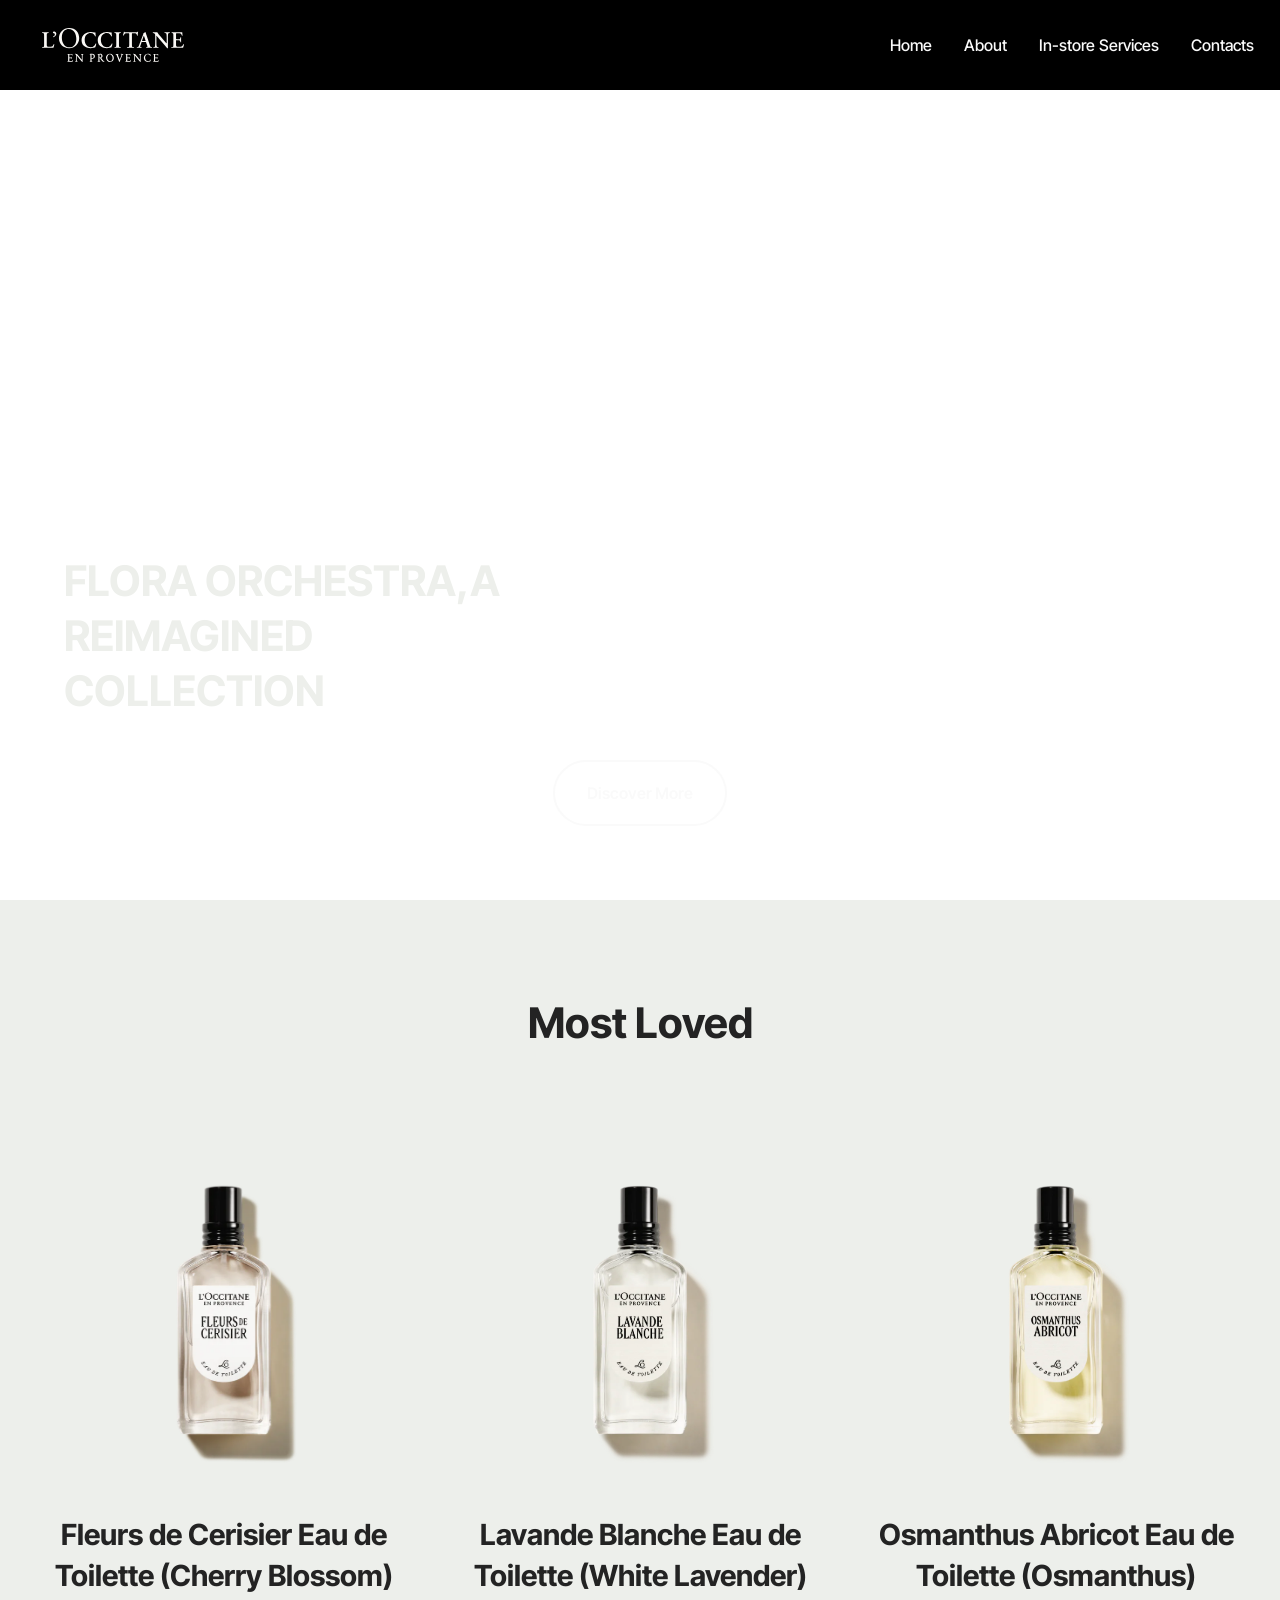
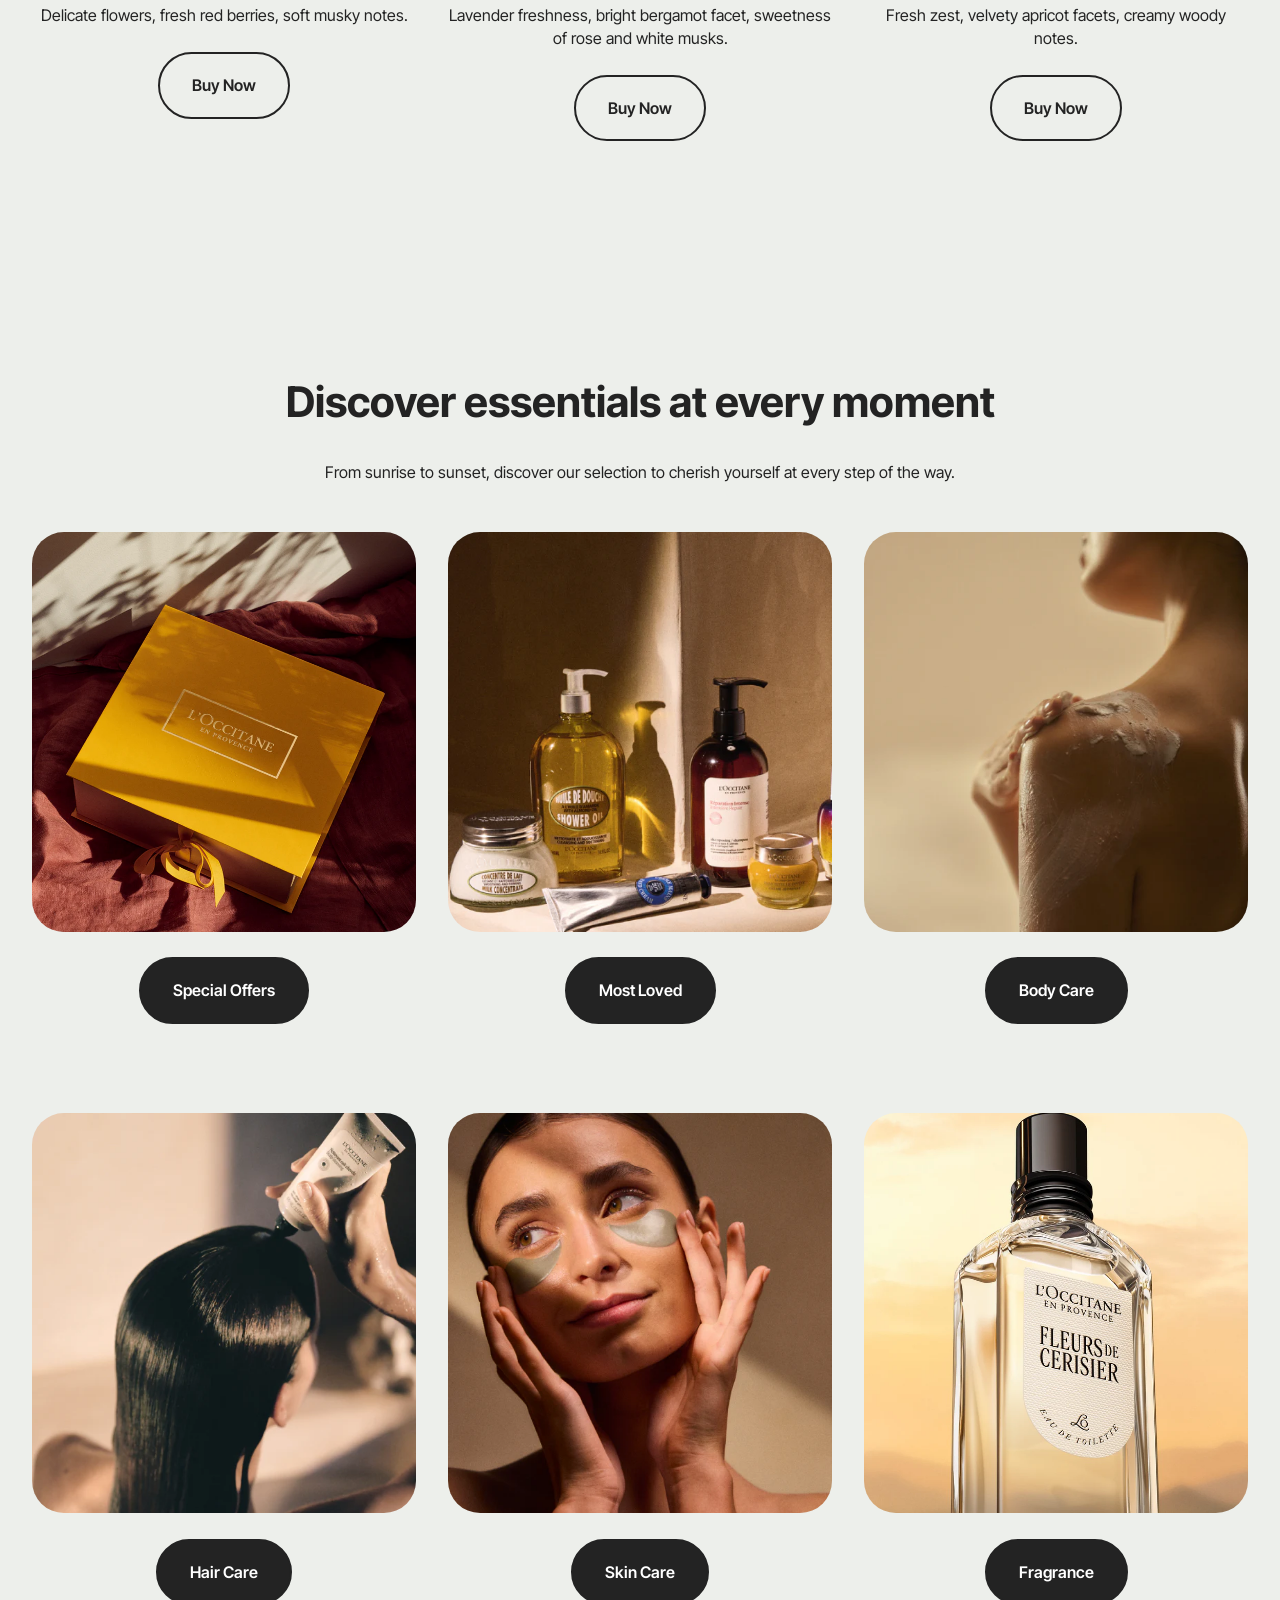
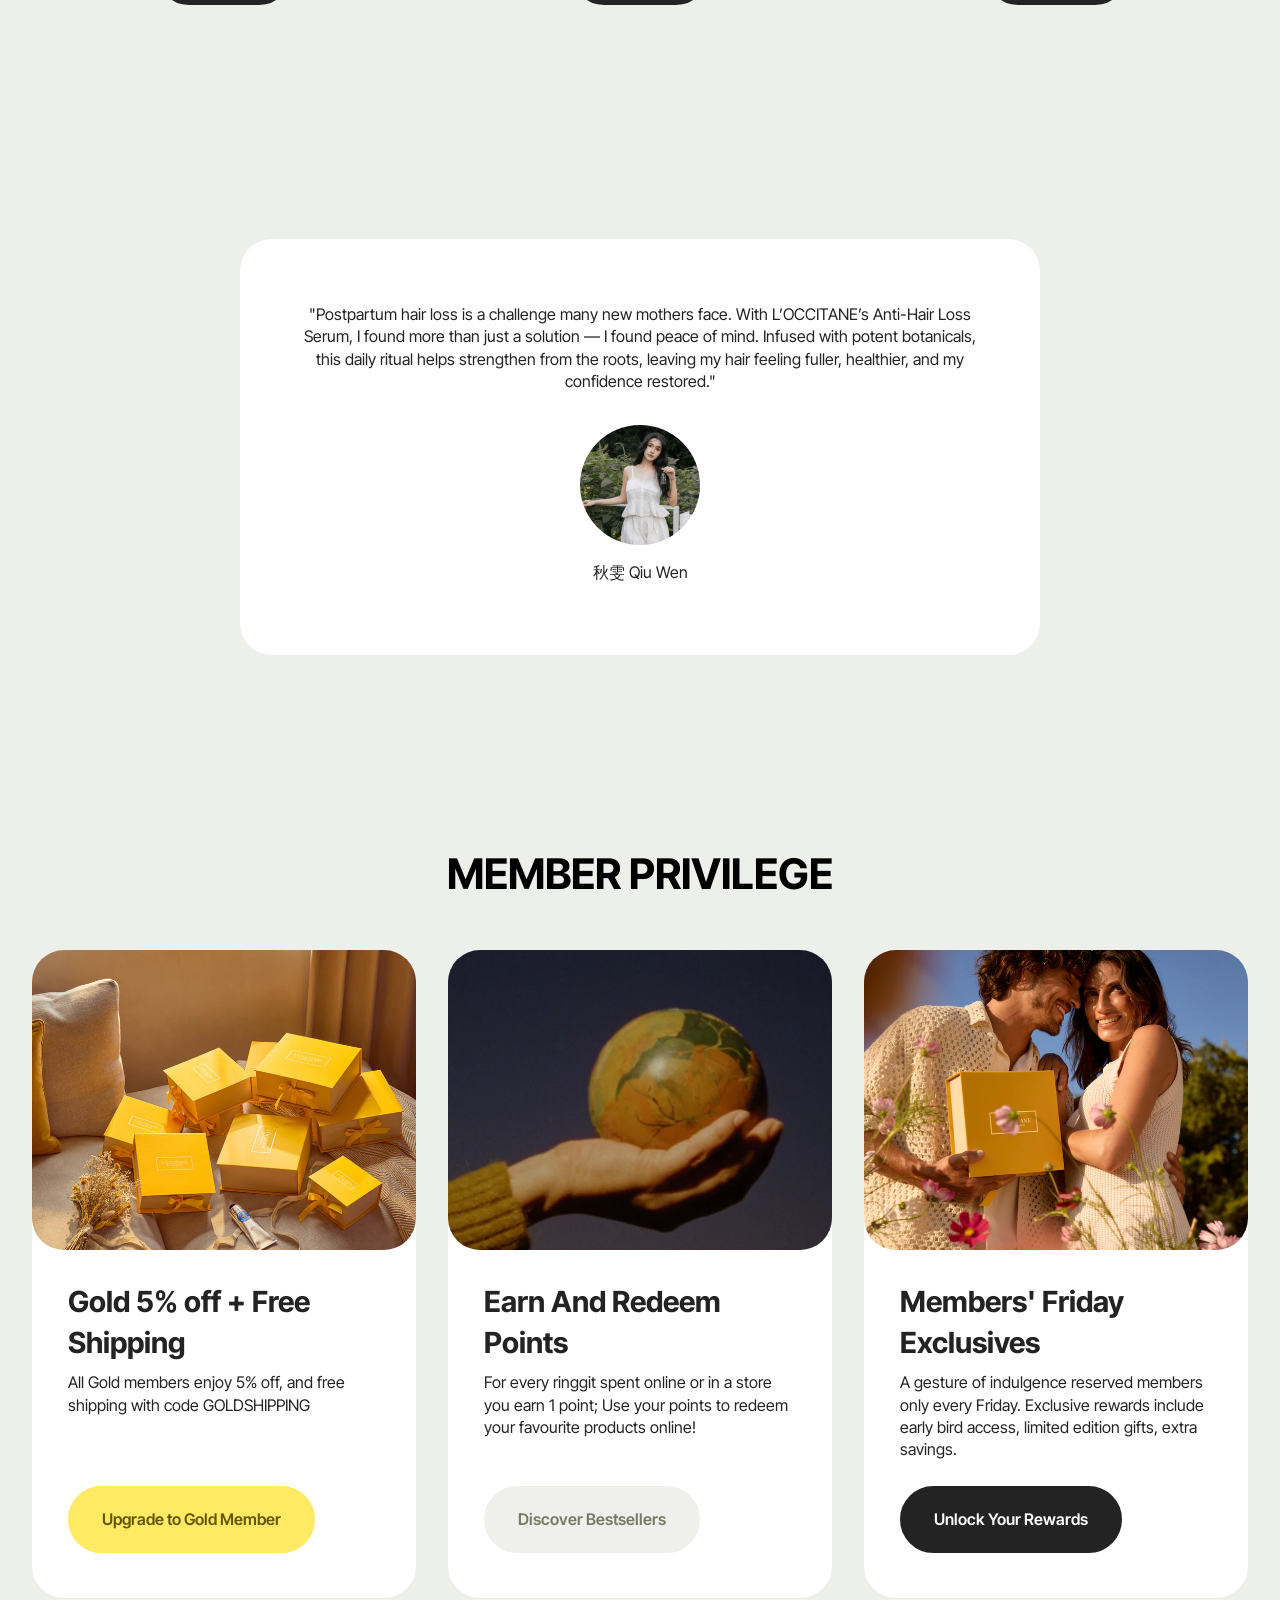
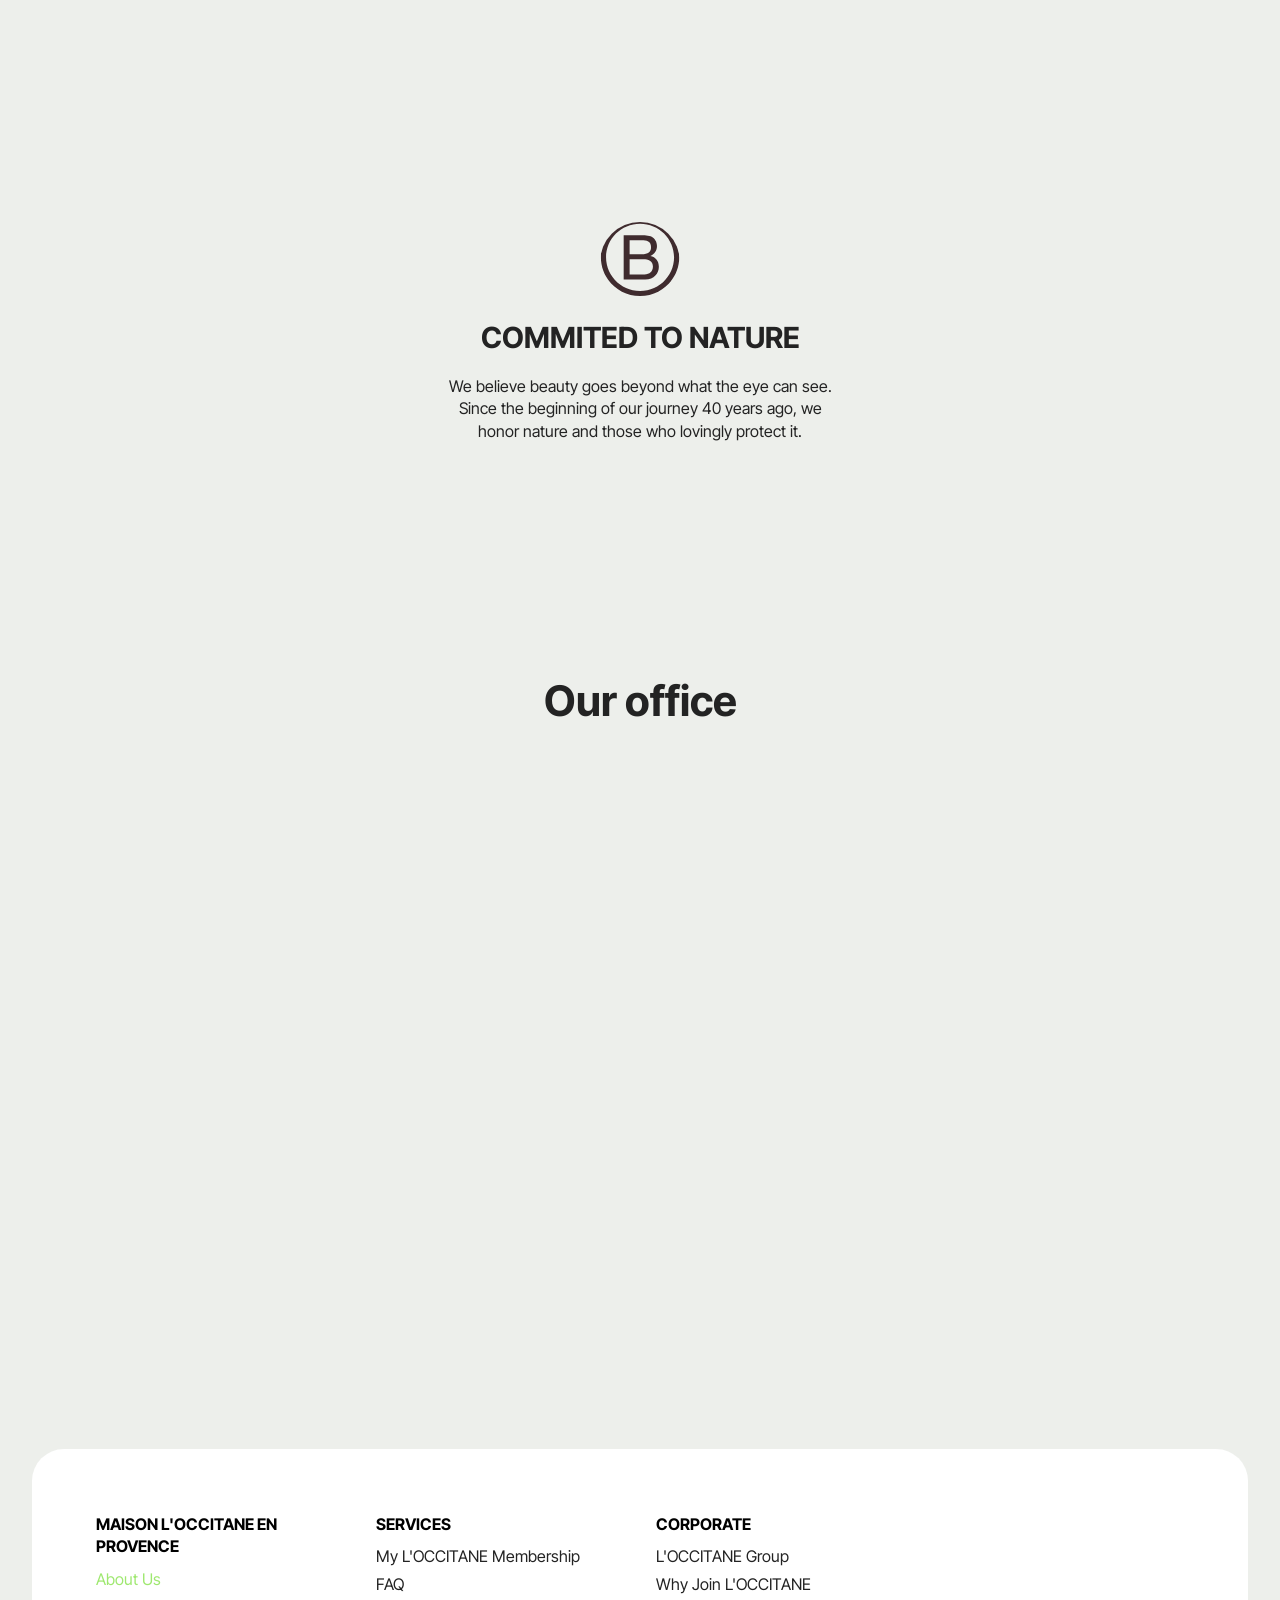
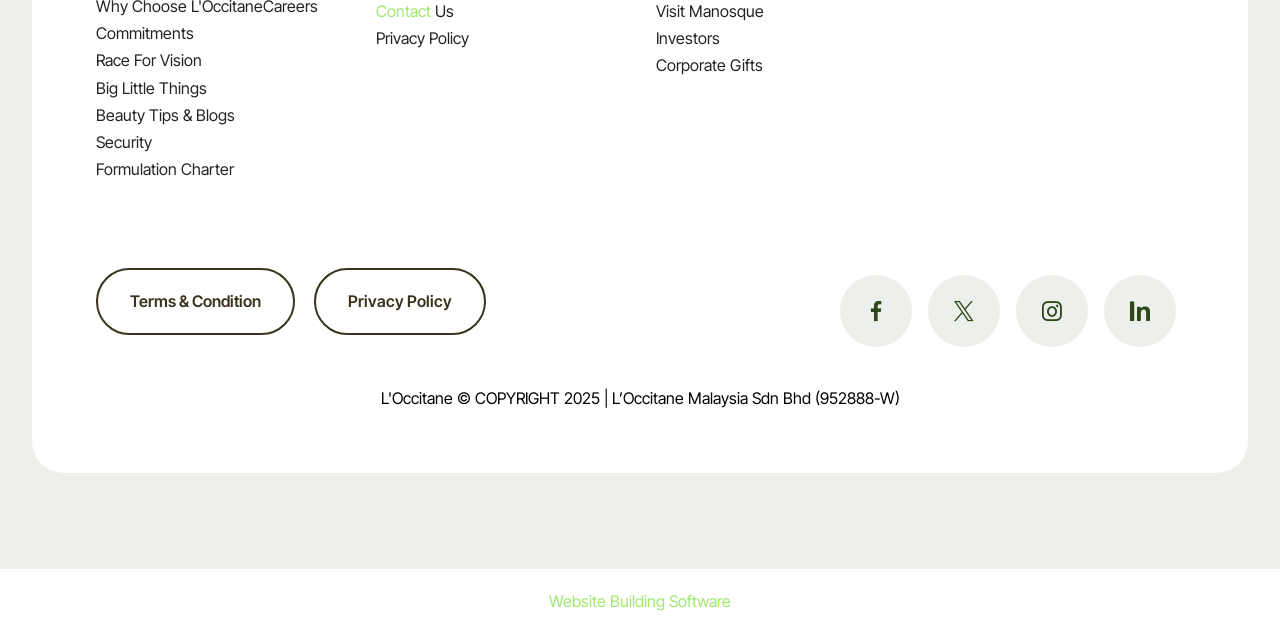
<file: index.html>
<!DOCTYPE html>
<html  >
<head>
  <!-- Site made with Mobirise Website Builder v6.1.4, https://mobirise.com -->
  <meta charset="UTF-8">
  <meta http-equiv="X-UA-Compatible" content="IE=edge">
  <meta name="generator" content="Mobirise v6.1.4, mobirise.com">
  <meta name="twitter:card" content="summary_large_image"/>
  <meta name="twitter:image:src" content="assets/images/index-meta.webp">
  <meta property="og:image" content="assets/images/index-meta.webp">
  <meta name="twitter:title" content="L'OCCITANE EN PROVINCE | RYAN">
  <meta name="viewport" content="width=device-width, initial-scale=1, minimum-scale=1">
  <link rel="shortcut icon" href="assets/images/logotype-blancbrule.svg" type="image/x-icon">
  <meta name="description" content="Discover essentials at every moment
From sunrise to sunset, discover our selection to cherish yourself at every step of the way.">
  
  
  <title>L'OCCITANE EN PROVINCE | RYAN</title>
  <link rel="stylesheet" href="assets/web/assets/mobirise-icons2/mobirise2.css">
  <link rel="stylesheet" href="assets/bootstrap/css/bootstrap.min.css">
  <link rel="stylesheet" href="assets/dropdown/css/style.css">
  <link rel="stylesheet" href="assets/socicon/css/styles.css">
  <link rel="stylesheet" href="assets/theme/css/style.css">
  <link rel="preload" href="https://fonts.googleapis.com/css?family=Inter+Tight:100,200,300,400,500,600,700,800,900,100i,200i,300i,400i,500i,600i,700i,800i,900i&display=swap" as="style" onload="this.onload=null;this.rel='stylesheet'">
  <noscript><link rel="stylesheet" href="https://fonts.googleapis.com/css?family=Inter+Tight:100,200,300,400,500,600,700,800,900,100i,200i,300i,400i,500i,600i,700i,800i,900i&display=swap"></noscript>
  <link rel="preload" as="style" href="assets/mobirise/css/mbr-additional.css?v=S2fn37"><link rel="stylesheet" href="assets/mobirise/css/mbr-additional.css?v=S2fn37" type="text/css">

  
  
  
</head>
<body>
  
  <section data-bs-version="5.1" class="menu menu6 cid-uYOzyYFF2a" once="menu" id="menu06-f">
	

	<nav class="navbar navbar-dropdown opacityScrollOff navbar-fixed-top navbar-expand-lg">
		<div class="container">
			<div class="navbar-brand">
				<span class="navbar-logo">
					<a href="https://mobiri.se">
						<img src="assets/images/logotype-blancbrule.svg" alt="Mobirise Website Builder" style="height: 2.1rem;">
					</a>
				</span>
				
			</div>
			<button class="navbar-toggler" type="button" data-toggle="collapse" data-bs-toggle="collapse" data-target="#navbarSupportedContent" data-bs-target="#navbarSupportedContent" aria-controls="navbarNavAltMarkup" aria-expanded="false" aria-label="Toggle navigation">
				<div class="hamburger">
					<span></span>
					<span></span>
					<span></span>
					<span></span>
				</div>
			</button>
			<div class="collapse navbar-collapse opacityScrollOff" id="navbarSupportedContent">
				<ul class="navbar-nav nav-dropdown nav-right" data-app-modern-menu="true"><li class="nav-item">
						<a class="nav-link link text-white text-primary display-4" href="index.html">Home</a>
					</li><li class="nav-item"><a class="nav-link link text-white text-primary display-4" href="about.html">About</a></li>
					<li class="nav-item">
						<a class="nav-link link text-white text-primary display-4" href="instoreservices.html" aria-expanded="false">In-store Services</a>
					</li>
					<li class="nav-item">
						<a class="nav-link link text-white text-primary display-4" href="contact.html">Contacts</a>
					</li></ul>
				
				
			</div>
		</div>
	</nav>
</section>

<section data-bs-version="5.1" class="header16 cid-uYOy9QcHxC mbr-fullscreen" data-bg-video="https://www.youtube.com/watch?v=QqsYKkJseKM" id="header17-d">
  
  
  <div class="container-fluid">
    <div class="row">
      <div class="content-wrap col-12 col-md-12">
        <h1 class="mbr-section-title mbr-fonts-style mbr-white mb-4 display-2">
          <strong><br>FLORA ORCHESTRA,</strong><strong>A </strong><br><strong>REIMAGINED </strong><br><strong>COLLECTION</strong></h1>
        
        
        <div class="mbr-section-btn"><a class="btn btn-white-outline display-7" href="discovermore.html">Discover More</a></div>
      </div>
    </div>
  </div>
</section>

<section data-bs-version="5.1" class="features03 cid-uYOAJwdCsM" id="features03-g">
	
	
	<div class="container">
		<div class="row justify-content-center mb-5">
			<div class="col-12 content-head">
				<div class="mbr-section-head">
					<h4 class="mbr-section-title mbr-fonts-style align-center mb-0 display-2">
						<strong>Most Loved</strong></h4>
					
				</div>
			</div>
		</div>
		<div class="row">
			<div class="item features-image col-12 col-md-6 col-lg-4 active">
				<div class="item-wrapper">
					<div class="item-img mb-3">
						<img src="assets/images/fleurs-de-cerisier-eau-de-toilette-cherry-blossom.webp" alt="Mobirise Website Builder" title="">
					</div>
					<div class="item-content align-left">
						<h5 class="item-title mbr-fonts-style mt-0 mb-2 display-5"><strong>Fleurs de Cerisier Eau de Toilette (Cherry Blossom)</strong></h5>
						<p class="mbr-text mbr-fonts-style mb-3 display-7">
						    Delicate flowers, fresh red berries, soft musky notes.
						</p>
						<div class="mbr-section-btn item-footer"><a href="Fleurs de Cerisier Eau de Toilette (Cherry Blossom).html" class="btn item-btn btn-black-outline display-7">Buy Now</a></div>
					</div>
				</div>
			</div>
			<div class="item features-image col-12 col-md-6 col-lg-4">
				<div class="item-wrapper">
					<div class="item-img mb-3">
						<img src="assets/images/lavande-blanche-eau-de-toilette-white-lavender.webp" alt="Mobirise Website Builder" title="" data-slide-to="1" data-bs-slide-to="1">
					</div>
					<div class="item-content align-left">
						<h5 class="item-title mbr-fonts-style mb-2 mt-0 display-5"><strong>Lavande Blanche Eau de Toilette (White Lavender)</strong></h5>
						<p class="mbr-text mbr-fonts-style mb-3 display-7">
						Lavender freshness, bright bergamot facet, sweetness of rose and white musks.<br>
						</p>
						<div class="mbr-section-btn item-footer"><a href="Lavande Blanche Eau de Toilette (White Lavender).html" class="btn item-btn btn-black-outline display-7">Buy Now</a></div>
					</div>
				</div>
			</div>
			<div class="item features-image col-12 col-md-6 col-lg-4">
				<div class="item-wrapper">
					<div class="item-img mb-3">
						<img src="assets/images/osmanthus-abricot-eau-de-toilette-osmanthus.webp" alt="Mobirise Website Builder" title="" data-slide-to="2" data-bs-slide-to="2">
					</div>
					<div class="item-content align-left">
						<h5 class="item-title mbr-fonts-style mb-2 mt-0 display-5"><strong>Osmanthus Abricot Eau de Toilette (Osmanthus)</strong></h5>
						<p class="mbr-text mbr-fonts-style mb-3 display-7">
						Fresh zest, velvety apricot facets, creamy woody notes.<br>
						</p>
						<div class="mbr-section-btn item-footer"><a href="" class="btn item-btn btn-black-outline display-7">Buy Now</a></div>
					</div>
				</div>
			</div>
		</div>
	</div>
</section>

<section data-bs-version="5.1" class="features03 cid-uYOP0uE47a" id="features03-h">
	
	
	<div class="container">
		<div class="row justify-content-center mb-5">
			<div class="col-12 content-head">
				<div class="mbr-section-head">
					<h4 class="mbr-section-title mbr-fonts-style align-center mb-0 display-2"><strong>Discover essentials at every moment</strong></h4>
					<h5 class="mbr-section-subtitle mbr-fonts-style align-center mt-4 mb-0 display-7">From sunrise to sunset, discover our selection to cherish yourself at every step of the way.</h5>
				</div>
			</div>
		</div>
		<div class="row">
			<div class="item features-image col-12 col-md-6 col-lg-4 active">
				<div class="item-wrapper">
					<div class="item-img mb-3">
						<img src="assets/images/special-offers.webp" alt="Mobirise Website Builder" title="">
					</div>
					<div class="item-content align-left">
						
						
						<div class="mbr-section-btn item-footer"><a href="" class="btn item-btn btn-black display-7">Special Offers<br></a></div>
					</div>
				</div>
			</div>
			<div class="item features-image col-12 col-md-6 col-lg-4">
				<div class="item-wrapper">
					<div class="item-img mb-3">
						<img src="assets/images/most-loved-.webp" alt="Mobirise Website Builder" title="" data-slide-to="1" data-bs-slide-to="1">
					</div>
					<div class="item-content align-left">
						
						
						<div class="mbr-section-btn item-footer"><a href="" class="btn item-btn btn-black display-7">Most Loved</a></div>
					</div>
				</div>
			</div>
			<div class="item features-image col-12 col-md-6 col-lg-4">
				<div class="item-wrapper">
					<div class="item-img mb-3">
						<img src="assets/images/body-care-.webp" alt="Mobirise Website Builder" title="" data-slide-to="2" data-bs-slide-to="2">
					</div>
					<div class="item-content align-left">
						
						
						<div class="mbr-section-btn item-footer"><a href="" class="btn item-btn btn-black display-7">Body Care</a></div>
					</div>
				</div>
			</div>
		</div>
	</div>
</section>

<section data-bs-version="5.1" class="features03 cid-uYORnb6JxU" id="features03-i">
	
	
	<div class="container">
		<div class="row justify-content-center mb-5">
			<div class="col-12 content-head">
				
			</div>
		</div>
		<div class="row">
			<div class="item features-image col-12 col-md-6 col-lg-4 active">
				<div class="item-wrapper">
					<div class="item-img mb-3">
						<img src="assets/images/haircare.webp" alt="Mobirise Website Builder" title="">
					</div>
					<div class="item-content align-left">
						
						
						<div class="mbr-section-btn item-footer"><a href="" class="btn item-btn btn-black display-7">Hair Care<br></a></div>
					</div>
				</div>
			</div>
			<div class="item features-image col-12 col-md-6 col-lg-4">
				<div class="item-wrapper">
					<div class="item-img mb-3">
						<img src="assets/images/skin-care.webp" alt="Mobirise Website Builder" title="" data-slide-to="1" data-bs-slide-to="1">
					</div>
					<div class="item-content align-left">
						
						
						<div class="mbr-section-btn item-footer"><a href="" class="btn item-btn btn-black display-7">Skin Care<br></a></div>
					</div>
				</div>
			</div>
			<div class="item features-image col-12 col-md-6 col-lg-4">
				<div class="item-wrapper">
					<div class="item-img mb-3">
						<img src="assets/images/fragrance.webp" alt="Mobirise Website Builder" title="" data-slide-to="2" data-bs-slide-to="2">
					</div>
					<div class="item-content align-left">
						
						
						<div class="mbr-section-btn item-footer"><a href="" class="btn item-btn btn-black display-7">Fragrance<br></a></div>
					</div>
				</div>
			</div>
		</div>
	</div>
</section>

<section data-bs-version="5.1" class="people06 cid-uYOTj0GcMB" id="people06-l">   
    

    
    
    <div class="container">
        <div class="row justify-content-center">
            <div class="card col-12 col-md-12 col-lg-8">
                <div class="card-wrapper">
                    <div class="card-box align-center">
                        <p class="card-text mbr-fonts-style display-7">
                        "Postpartum hair loss is a challenge many new mothers face. With L’OCCITANE’s Anti-Hair Loss Serum, I found more than just a solution — I found peace of mind. Infused with potent botanicals, this daily ritual helps strengthen from the roots, leaving my hair feeling fuller, healthier, and my confidence restored."
                        </p>
                        <div class="img-wrapper mt-4 justify-content-center">
                            <img src="assets/images/qiu-wen.webp" alt="" data-slide-to="0" data-bs-slide-to="0">
                        </div>
                        <p class="card-title mbr-fonts-style mt-3 display-7">秋雯 Qiu Wen</p>
                    </div>
                </div>
            </div>
        </div>
    </div>
</section>

<section data-bs-version="5.1" class="features4 start cid-uYOUs86Ro9" id="features04-m">
	
	
	<div class="container">
		<div class="row justify-content-center">
			<div class="col-12 content-head">
				<div class="mbr-section-head mb-5">
					<h4 class="mbr-section-title mbr-fonts-style align-center mb-0 display-2"><strong>MEMBER PRIVILEGE</strong></h4>
					
					
				</div>
			</div>
		</div>
		<div class="row">
			<div class="item features-image col-12 col-md-6 col-lg-4">
				<div class="item-wrapper">
					<div class="item-img">
						<img src="assets/images/gold-member.webp" alt="Mobirise Website Builder">
					</div>
					<div class="item-content">
						<h5 class="item-title mbr-fonts-style display-5"><strong>Gold 5% off + Free Shipping</strong></h5>
						<p class="mbr-text mbr-fonts-style display-7">
							All Gold members enjoy 5% off, and free shipping with code GOLDSHIPPING
						</p>
						<div class="mbr-section-btn item-footer"><a href="" class="btn item-btn btn-danger display-7">Upgrade to Gold Member<br></a></div>
					</div>

				</div>
			</div>
			<div class="item features-image col-12 col-md-6 col-lg-4">
				<div class="item-wrapper">
					<div class="item-img">
						<img src="assets/images/discover-bestsellers.webp" alt="Mobirise Website Builder">
					</div>
					<div class="item-content">
						<h5 class="item-title mbr-fonts-style display-5"><strong>Earn And Redeem Points</strong></h5>
						<p class="mbr-text mbr-fonts-style display-7">
							For every ringgit spent online or in a store you earn 1 point; Use your points to redeem your favourite products online!
						</p>
						<div class="mbr-section-btn item-footer"><a href="" class="btn item-btn btn-white display-7">Discover Bestsellers<br></a></div>
					</div>
				</div>
			</div>
			<div class="item features-image col-12 col-md-6 col-lg-4">
				<div class="item-wrapper">
					<div class="item-img">
						<img src="assets/images/unlock-your-rewards.webp" alt="Mobirise Website Builder">
					</div>
					<div class="item-content">
						<h5 class="item-title mbr-fonts-style display-5"><strong>Members' Friday Exclusives</strong></h5>
						<p class="mbr-text mbr-fonts-style display-7">
							A gesture of indulgence reserved members only every Friday. Exclusive rewards include early bird access, limited edition gifts, extra savings.<br>
						</p>
						<div class="mbr-section-btn item-footer"><a href="" class="btn item-btn btn-black display-7">Unlock Your Rewards<br></a></div>
					</div>
				</div>
			</div>
		</div>
	</div>
</section>

<section data-bs-version="5.1" class="features16 cid-uYOWeN8K3L" id="features016-n">  
  
  
  
  <div class="container">
    
    <div class="row justify-content-center">
      
      <div class="item features-without-image col-12 col-lg-4 active">
        <div class="item-wrapper">
          <div class="card-box">
            <div class="img-box">
              <div class="image-wrapper mb-3">
                <img src="assets/images/certified-b-corp-logotype.svg" alt="Mobirise Website Builder" data-slide-to="1" data-bs-slide-to="1">
              </div>
            </div>
            <h4 class="card-title mbr-fonts-style mb-0 display-5"><strong>COMMITED TO NATURE</strong></h4>
            <h5 class="card-text mbr-fonts-style mt-3 display-7">We believe beauty goes beyond what the eye can see. Since the beginning of our journey 40 years ago, we honor nature and those who lovingly protect it.</h5>
            <div class="link-wrap">
              
            </div>
          </div>
        </div>
      </div>
      
    </div>
  </div>
</section>

<section data-bs-version="5.1" class="map1 cid-uYOrpbo0dv" id="map01-b">
	
	
	
	<div class="container">
		<div class="row justify-content-center">
			<div class="col-12 content-head">
				<div class="mbr-section-head mb-5">
					<h3 class="mbr-section-title mbr-fonts-style align-center mb-0 display-2">
						<strong>Our office</strong>
					</h3>
					
				</div>
			</div>
		</div>
		<div class="google-map"><iframe frameborder="0" style="border:0" src="https://www.google.com/maps/embed?pb=!1m14!1m8!1m3!1d6045.3003145248895!2d-73.9884657!3d40.7477229!3m2!1i1024!2i768!4f13.1!3m3!1m2!1s0x89c259a9ac1f1b85%3A0x7e33d1c0e7af3be4!2zMzUwIDV0aCBBdmUsIE5ldyBZb3JrLCBOWSAxMDExOCwg0KHQqNCQ!5e0!3m2!1sru!2sru!4v1689597362021!5m2!1sen!2sen" allowfullscreen=""></iframe></div>
	</div>
</section>

<section data-bs-version="5.1" class="footer1 cid-uYOrCljqAF" once="footers" id="footer01-c">
	

	
	
	<div class="container">
		<div class="row mbr-white">
			<div class="col-12 col-md-6 col-lg-3">
				<h5 class="mbr-section-subtitle mbr-fonts-style mb-2 display-4"><strong>MAISON L'OCCITANE EN PROVENCE</strong></h5>
				<ul class="list mbr-fonts-style display-7">
					<li class="mbr-text item-wrap"><a href="about.html" class="text-primary">About Us</a></li><a href="about.html" class="text-primary">
					</a><li class="mbr-text item-wrap"><span style="font-size: calc(1rem + 0 * ((100vw - 62rem) / 25));">Why Choose L'OccitaneCareers</span><br></li>
					<li class="mbr-text item-wrap">Commitments</li>
					<li class="mbr-text item-wrap">Race For Vision</li><li class="mbr-text item-wrap">Big Little Things</li><li class="mbr-text item-wrap">Beauty Tips &amp; Blogs</li><li class="mbr-text item-wrap">Security</li><li class="mbr-text item-wrap">Formulation Charter</li><li class="mbr-text item-wrap"><br></li>
				</ul>
			</div>
			<div class="col-12 col-md-6 col-lg-3">
				<h5 class="mbr-section-subtitle mbr-fonts-style mb-2 display-4">
					<strong>SERVICES</strong>
				</h5>
				<ul class="list mbr-fonts-style display-7">
					<li class="mbr-text item-wrap">My L'OCCITANE Membership</li>
					<li class="mbr-text item-wrap">FAQ</li>
					<li class="mbr-text item-wrap"><a href="contact.html" class="text-primary">Contact</a> Us</li>
					<li class="mbr-text item-wrap">Privacy Policy</li>
				</ul>
			</div>
			<div class="col-12 col-md-6 col-lg-3">
				<h5 class="mbr-section-subtitle mbr-fonts-style mb-2 display-4">
					<strong>CORPORATE</strong>
				</h5>
				<ul class="list mbr-fonts-style display-7">
					<li class="mbr-text item-wrap">L'OCCITANE Group</li>
					<li class="mbr-text item-wrap">Why Join L'OCCITANE</li>
					<li class="mbr-text item-wrap">Visit Manosque</li>
					<li class="mbr-text item-wrap">Investors</li>
					<li class="mbr-text item-wrap">Corporate Gifts</li>
				</ul>
			</div>
			<div class="col-12 col-md-6 col-lg-3">
				<h5 class="mbr-section-subtitle mbr-fonts-style mb-2 display-5"></h5>
				<ul class="list mbr-fonts-style display-7">
					<li class="mbr-text item-wrap"><br></li>
					<li class="mbr-text item-wrap"><br></li>
					<li class="mbr-text item-wrap"><br></li>
					<li class="mbr-text item-wrap"><br></li>
				</ul>
			</div>
			<div class="col-12 mt-5 footer-col">
				<div class="mbr-section-btn align-left"><a class="btn btn-success-outline display-7" href="https://mobiri.se">Terms &amp; Condition</a>
					<a class="btn btn-success-outline display-7" href="https://mobiri.se">Privacy Policy</a></div>

				<div class="social-row mt-2 display-7">
					<div class="soc-item">
						<a href="https://mobiri.se/">
							<span class="mbr-iconfont socicon socicon-facebook"></span>
						</a>
					</div>
					<div class="soc-item">
						<a href="https://mobiri.se/">
							<span class="mbr-iconfont socicon socicon-twitter"></span>
						</a>
					</div>
					<div class="soc-item">
						<a href="https://mobiri.se/">
							<span class="mbr-iconfont socicon socicon-instagram"></span>
						</a>
					</div>
					<div class="soc-item">
						<a href="https://mobiri.se/">
							<span class="mbr-iconfont socicon-logmein socicon"></span>
						</a>
					</div>
				</div>
			</div>
			<div class="col-12 mt-4">
				<p class="mbr-text mb-0 mbr-fonts-style copyright align-center display-7">
					L'Occitane © COPYRIGHT 2025 | L’Occitane Malaysia Sdn Bhd (952888-W)
				</p>
			</div>
		</div>
	</div>
</section><section class="display-7" style="padding: 0;align-items: center;justify-content: center;flex-wrap: wrap;    align-content: center;display: flex;position: relative;height: 4rem;"><a href="https://mobiri.se/4250552" style="flex: 1 1;height: 4rem;position: absolute;width: 100%;z-index: 1;"><img alt="" style="height: 4rem;" src="[data-uri]"></a><p style="margin: 0;text-align: center;" class="display-7">&#8204;</p><a style="z-index:1" href="https://mobirise.com"> Website Building Software</a></section><script src="assets/bootstrap/js/bootstrap.bundle.min.js"></script>  <script src="assets/smoothscroll/smooth-scroll.js"></script>  <script src="assets/ytplayer/index.js"></script>  <script src="assets/dropdown/js/navbar-dropdown.js"></script>  <script src="assets/vimeoplayer/player.js"></script>  <script src="assets/theme/js/script.js"></script>  
  
  
</body>
</html>
</file>
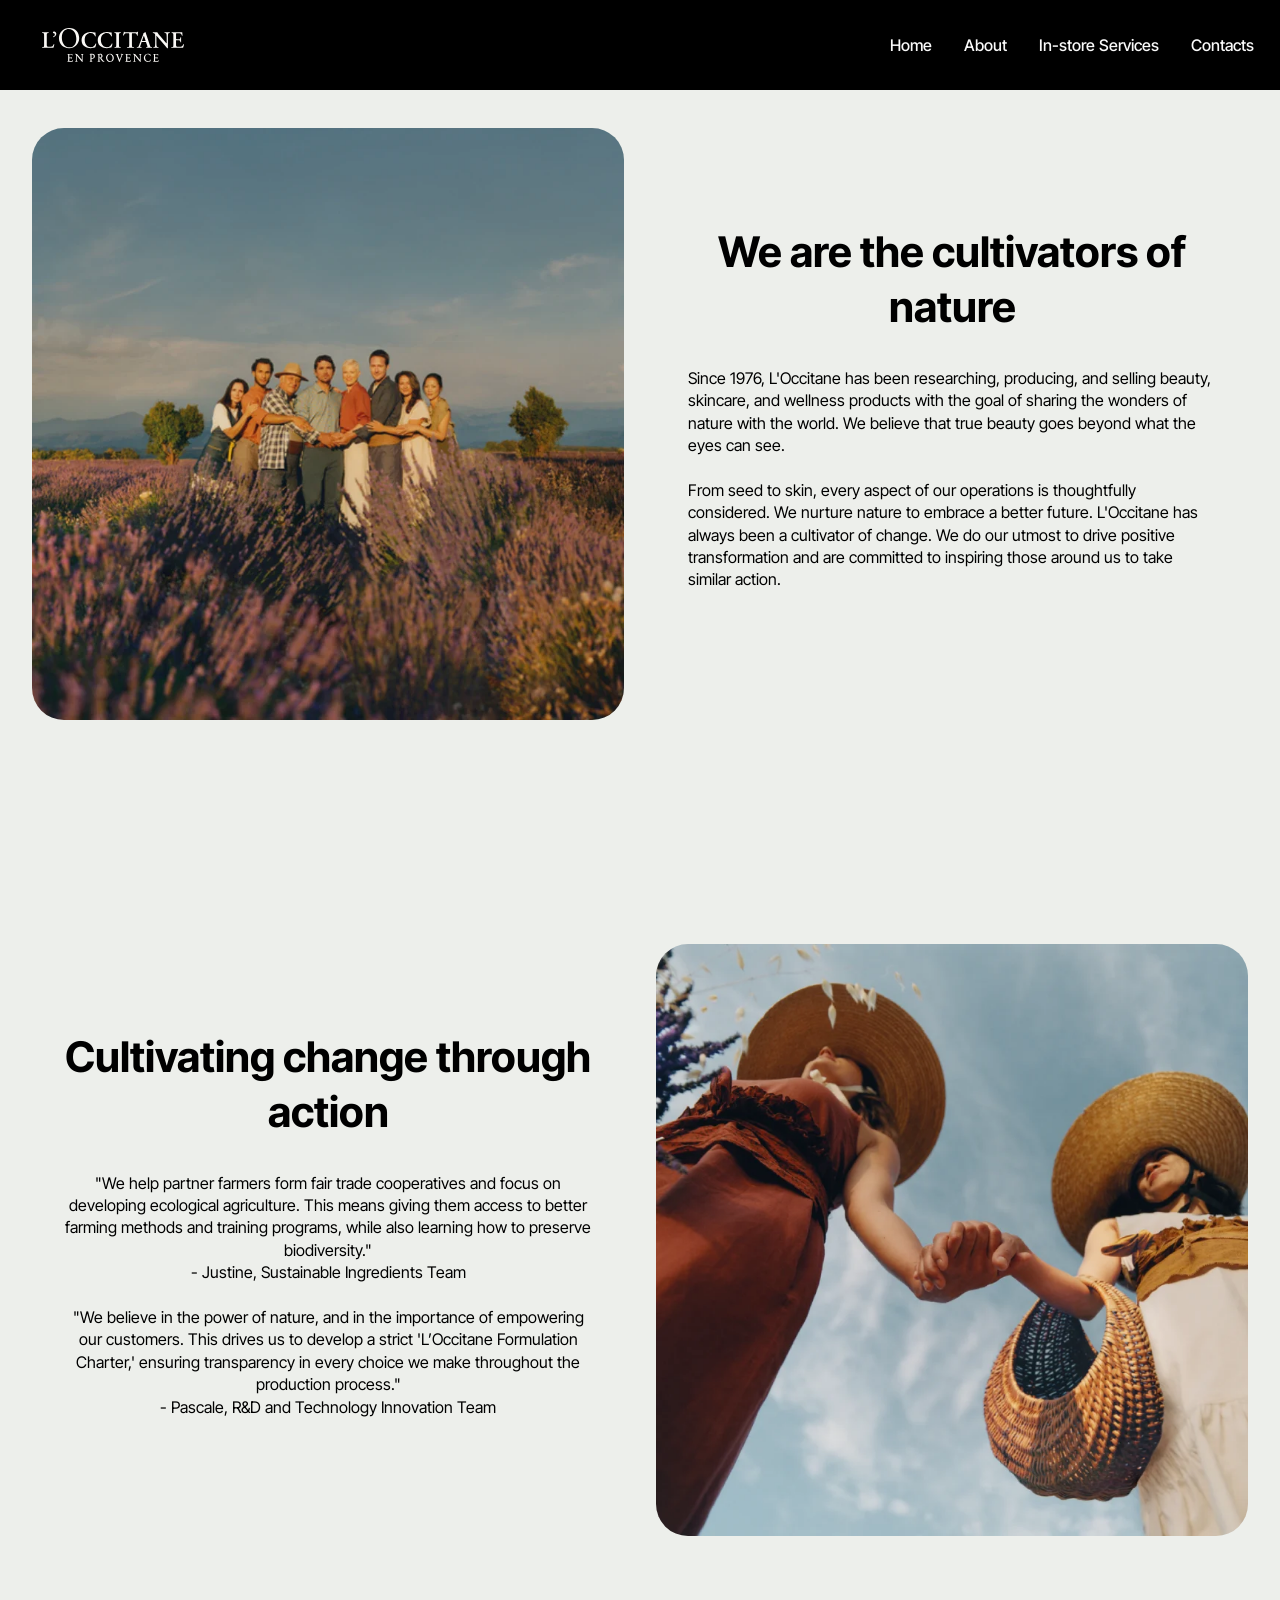
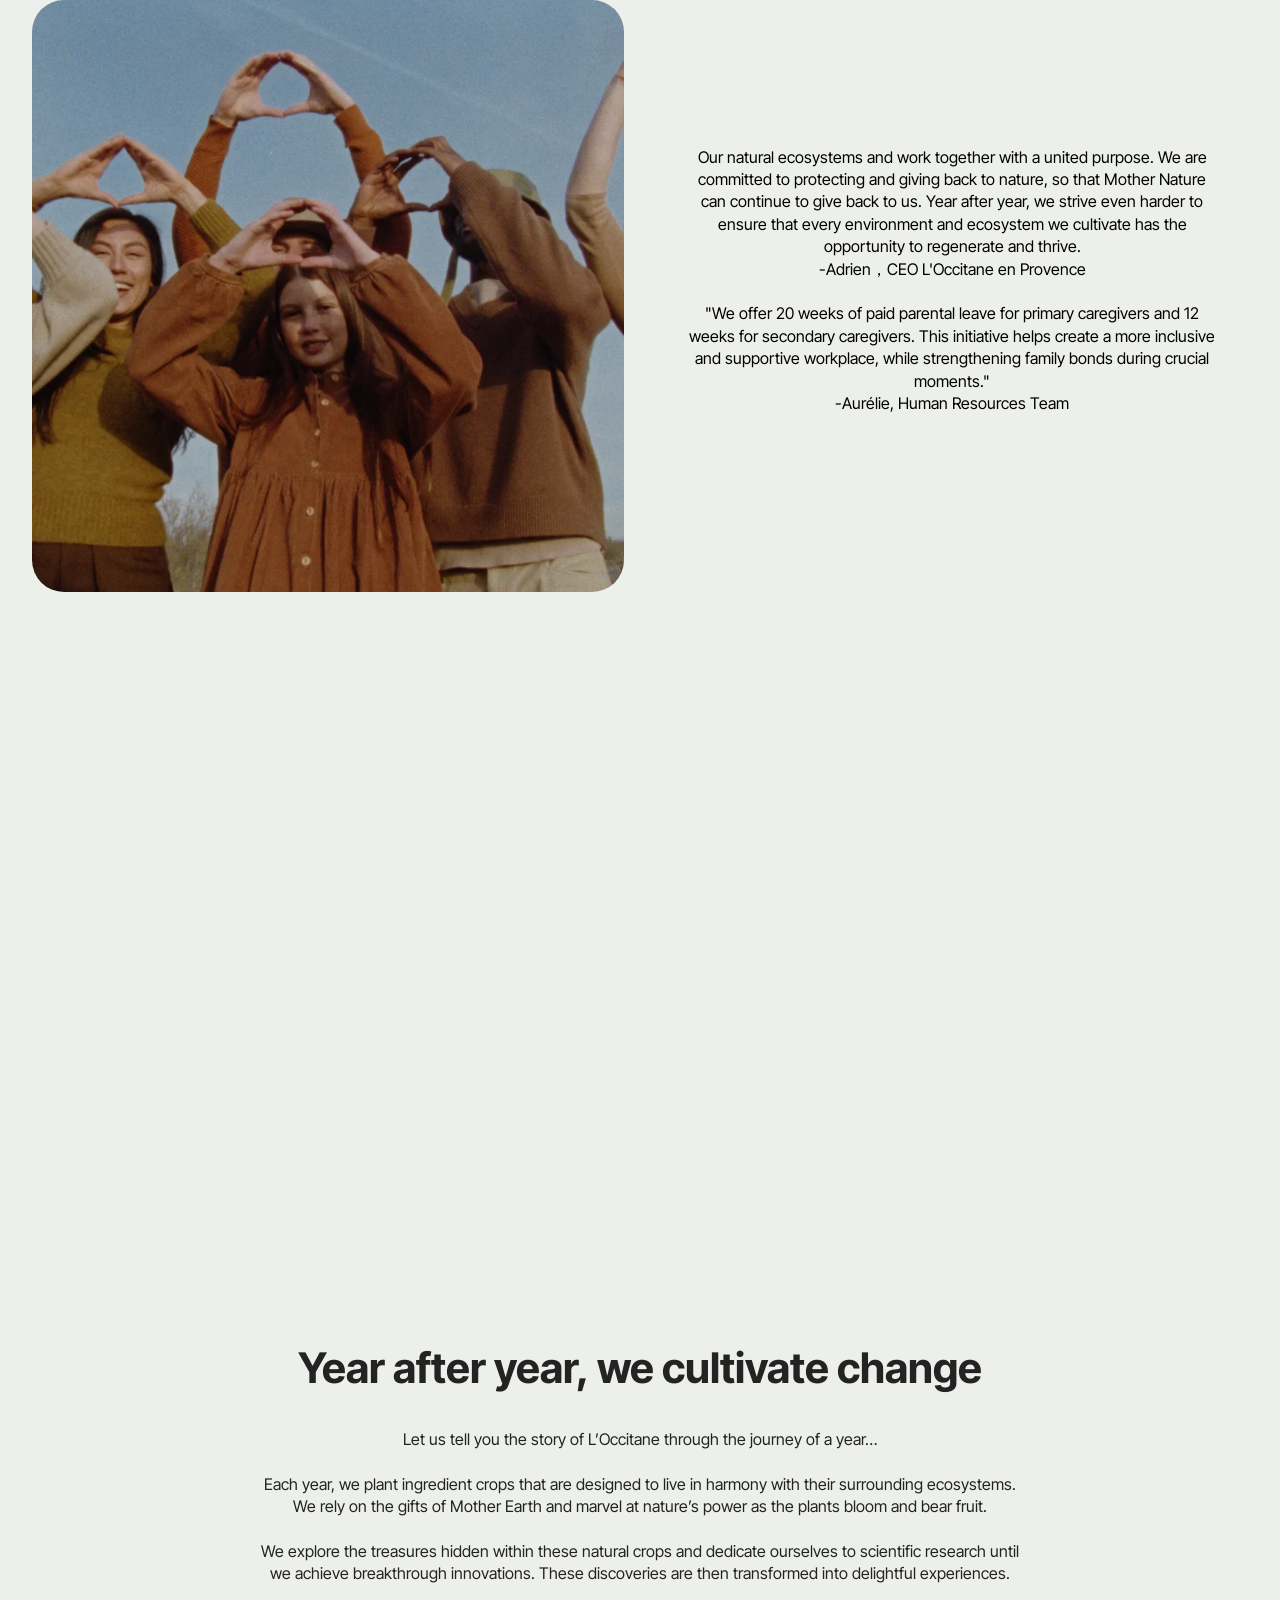
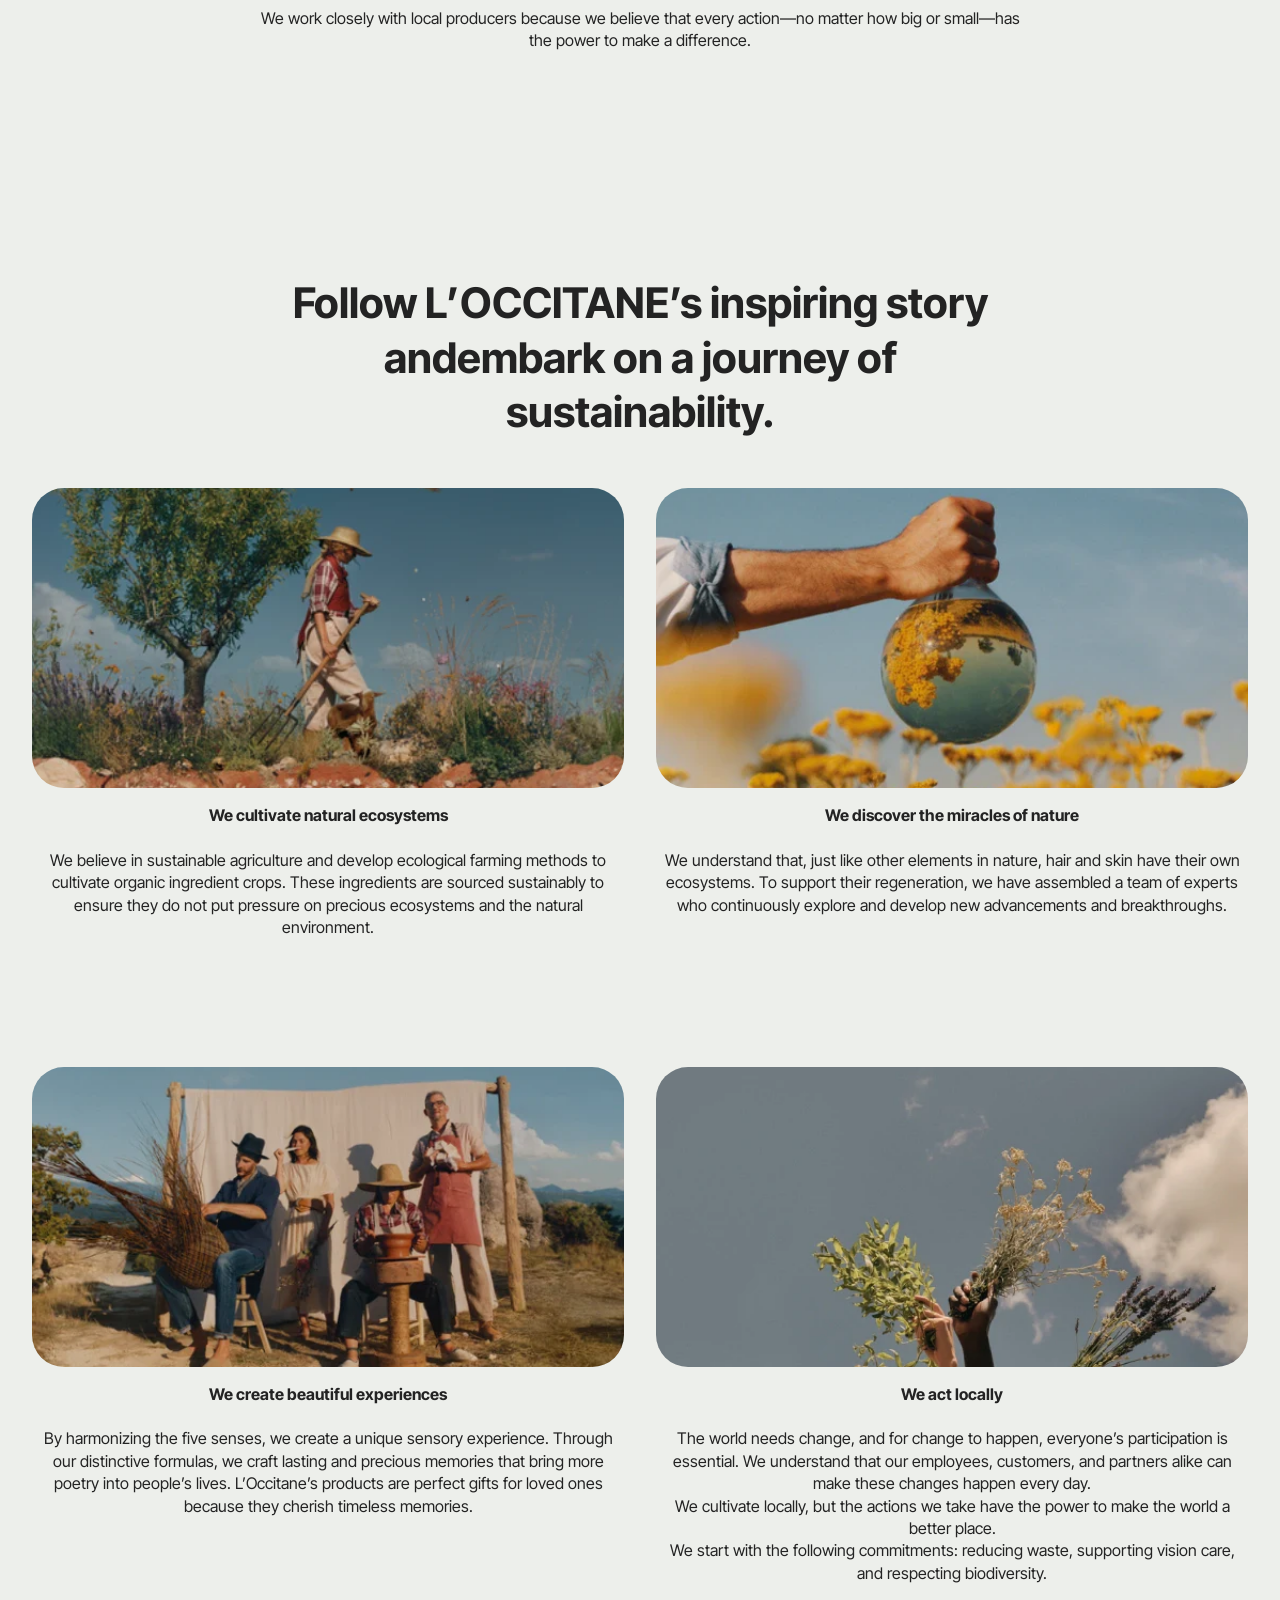
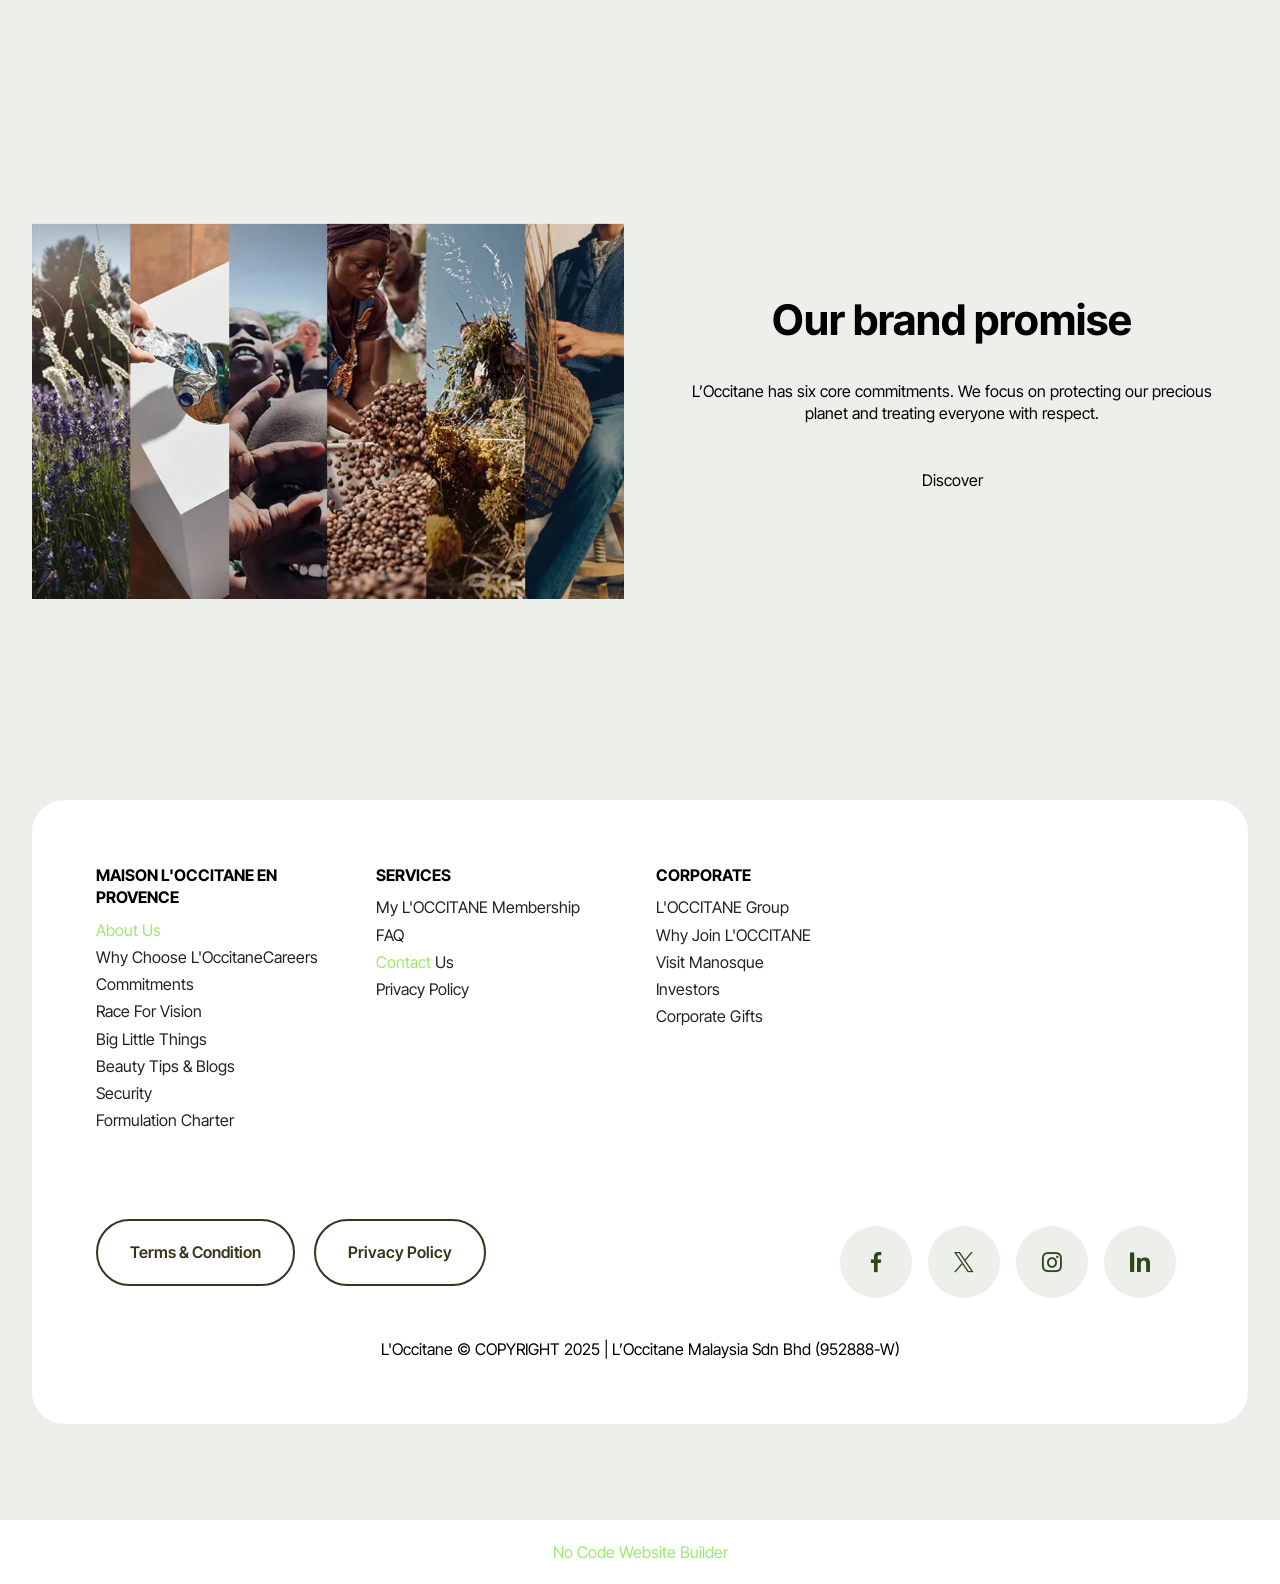
<file: about.html>
<!DOCTYPE html>
<html  >
<head>
  <!-- Site made with Mobirise Website Builder v6.1.4, https://mobirise.com -->
  <meta charset="UTF-8">
  <meta http-equiv="X-UA-Compatible" content="IE=edge">
  <meta name="generator" content="Mobirise v6.1.4, mobirise.com">
  <meta name="viewport" content="width=device-width, initial-scale=1, minimum-scale=1">
  <link rel="shortcut icon" href="assets/images/logotype-blancbrule.svg" type="image/x-icon">
  <meta name="description" content="">
  
  
  <title>About L'OCCITANE | RYAN</title>
  <link rel="stylesheet" href="assets/web/assets/mobirise-icons2/mobirise2.css">
  <link rel="stylesheet" href="assets/bootstrap/css/bootstrap.min.css">
  <link rel="stylesheet" href="assets/dropdown/css/style.css">
  <link rel="stylesheet" href="assets/socicon/css/styles.css">
  <link rel="stylesheet" href="assets/theme/css/style.css">
  <link rel="preload" href="https://fonts.googleapis.com/css?family=Inter+Tight:100,200,300,400,500,600,700,800,900,100i,200i,300i,400i,500i,600i,700i,800i,900i&display=swap" as="style" onload="this.onload=null;this.rel='stylesheet'">
  <noscript><link rel="stylesheet" href="https://fonts.googleapis.com/css?family=Inter+Tight:100,200,300,400,500,600,700,800,900,100i,200i,300i,400i,500i,600i,700i,800i,900i&display=swap"></noscript>
  <link rel="preload" as="style" href="assets/mobirise/css/mbr-additional.css?v=LVqJAH"><link rel="stylesheet" href="assets/mobirise/css/mbr-additional.css?v=LVqJAH" type="text/css">

  
  
  
</head>
<body>
  
  <section data-bs-version="5.1" class="menu menu6 cid-uYOzyYFF2a" once="menu" id="menu06-p">
	

	<nav class="navbar navbar-dropdown opacityScrollOff navbar-fixed-top navbar-expand-lg">
		<div class="container">
			<div class="navbar-brand">
				<span class="navbar-logo">
					<a href="https://mobiri.se">
						<img src="assets/images/logotype-blancbrule.svg" alt="Mobirise Website Builder" style="height: 2.1rem;">
					</a>
				</span>
				
			</div>
			<button class="navbar-toggler" type="button" data-toggle="collapse" data-bs-toggle="collapse" data-target="#navbarSupportedContent" data-bs-target="#navbarSupportedContent" aria-controls="navbarNavAltMarkup" aria-expanded="false" aria-label="Toggle navigation">
				<div class="hamburger">
					<span></span>
					<span></span>
					<span></span>
					<span></span>
				</div>
			</button>
			<div class="collapse navbar-collapse opacityScrollOff" id="navbarSupportedContent">
				<ul class="navbar-nav nav-dropdown nav-right" data-app-modern-menu="true"><li class="nav-item">
						<a class="nav-link link text-white text-primary display-4" href="index.html">Home</a>
					</li><li class="nav-item"><a class="nav-link link text-white text-primary display-4" href="about.html">About</a></li>
					<li class="nav-item">
						<a class="nav-link link text-white text-primary display-4" href="instoreservices.html" aria-expanded="false">In-store Services</a>
					</li>
					<li class="nav-item">
						<a class="nav-link link text-white text-primary display-4" href="contact.html">Contacts</a>
					</li></ul>
				
				
			</div>
		</div>
	</nav>
</section>

<section data-bs-version="5.1" class="start article2 cid-uYUnW8K02u" id="article02-r">
	

	
	

	<div class="container">
		<div class="row justify-content-center">
			<div class="col-12 col-md-12 col-lg-6 image-wrapper">
				<img class="w-100" src="assets/images/we-are-the-cultivators-of-nature.webp" alt="Mobirise Website Builder">
			</div>
			<div class="col-12 col-md-12 col-lg">
				<div class="text-wrapper align-left">
					<h1 class="mbr-section-title mbr-fonts-style mb-4 display-2"><strong>We are the cultivators of nature</strong></h1>
					<p class="mbr-text align-left mbr-fonts-style mb-4 display-7">Since 1976, L'Occitane has been researching, producing, and selling beauty, skincare, and wellness products with the goal of sharing the wonders of nature with the world. We believe that true beauty goes beyond what the eyes can see.<br><br>From seed to skin, every aspect of our operations is thoughtfully considered. We nurture nature to embrace a better future. L'Occitane has always been a cultivator of change. We do our utmost to drive positive transformation and are committed to inspiring those around us to take similar action.</p>
					
				</div>
			</div>
		</div>
	</div>
</section>

<section data-bs-version="5.1" class="features38 cid-uYUq0O9HF3" id="features038-s">
    

    
    

    <div class="container">
        <div class="row justify-content-center">
            <div class="col-12 col-md-12 col-lg">
                <div class="text-wrapper align-left">
                    <h1 class="mbr-section-title mbr-fonts-style mb-4 display-2"><strong>Cultivating change through action</strong></h1>
                    <p class="mbr-text align-left mbr-fonts-style mb-4 display-7">"We help partner farmers form fair trade cooperatives and focus on developing ecological agriculture. This means giving them access to better farming methods and training programs, while also learning how to preserve biodiversity."<br>- Justine, Sustainable Ingredients Team<br><br>"We believe in the power of nature, and in the importance of empowering our customers. This drives us to develop a strict 'L’Occitane Formulation Charter,' ensuring transparency in every choice we make throughout the production process."<br>- Pascale, R&amp;D and Technology Innovation Team</p>
                    
                </div>
            </div>
            <div class="col-12 col-md-12 col-lg-6 image-wrapper">
                <img class="w-100" src="assets/images/cultivating-change-through-action.webp" alt="Mobirise Website Builder">
            </div>
        </div>
        
        
    </div>
</section>

<section data-bs-version="5.1" class="features38 cid-uYUxLj6OgB" id="features038-t">
    

    
    

    <div class="container">
        <div class="row justify-content-center">
            <div class="col-12 col-md-12 col-lg">
                <div class="text-wrapper align-left">
                    
                    <p class="mbr-text align-left mbr-fonts-style mb-4 display-7">Our natural ecosystems and work together with a united purpose. We are committed to protecting and giving back to nature, so that Mother Nature can continue to give back to us. Year after year, we strive even harder to ensure that every environment and ecosystem we cultivate has the opportunity to regenerate and thrive.<br>-Adrien，CEO L'Occitane en Provence<br><br>"We offer 20 weeks of paid parental leave for primary caregivers and 12 weeks for secondary caregivers. This initiative helps create a more inclusive and supportive workplace, while strengthening family bonds during crucial moments."<br>-Aurélie, Human Resources Team</p>
                    
                </div>
            </div>
            <div class="col-12 col-md-12 col-lg-6 image-wrapper">
                <img class="w-100" src="assets/images/sm4-image-with-text-about-2.webp" alt="Mobirise Website Builder">
            </div>
        </div>
        
        
    </div>
</section>

<section data-bs-version="5.1" class="video03 cid-uYUJn9tLj9" id="video03-v">
  
  

  <div class="text-center container">
    <div class="row justify-content-center">
      <div class="mbr-figure col-12 mb-5 col-md-9"><iframe class="mbr-embedded-video" src="https://www.youtube.com/embed/52lKkBMS5oA?rel=0&amp;amp;mute=1&amp;showinfo=0&amp;autoplay=1&amp;loop=1&amp;playlist=52lKkBMS5oA" width="1280" height="720" frameborder="0" allowfullscreen></iframe></div>
    </div>
    <div class="row justify-content-center">
      <div class="col-md-12 content-text">
        <h5 class="mbr-section-title mbr-fonts-style mb-4 display-2"><strong>Year after year, we cultivate change</strong></h5>
        <p class="mbr-text mbr-fonts-style mb-4 display-7">Let us tell you the story of L’Occitane through the journey of a year…<br><br>Each year, we plant ingredient crops that are designed to live in harmony with their surrounding ecosystems. We rely on the gifts of Mother Earth and marvel at nature’s power as the plants bloom and bear fruit.<br><br>We explore the treasures hidden within these natural crops and dedicate ourselves to scientific research until we achieve breakthrough innovations. These discoveries are then transformed into delightful experiences.<br><br>We work closely with local producers because we believe that every action—no matter how big or small—has the power to make a difference.</p>
        
      </div>
    </div>
  </div>
</section>

<section data-bs-version="5.1" class="social01 cid-uYUJY4iLkG" id="social01-w">
	

	
	
	<div class="container">
		<div class="row justify-content-center">
			<div class="col-12 content-head">
				<div class="mb-5">
					<h5 class="mbr-section-title mbr-fonts-style align-center mb-0 display-2"><strong>Follow L’OCCITANE’s inspiring story andembark on a journey of sustainability.</strong></h5>
					
				</div>
			</div>
		</div>
		<div class="row">
			<div class="item features-without-image col-12 col-md-6 col-lg-6">
				<div class="item-img mb-3">
					<img src="assets/images/we-cultivate-natural-ecosystems.webp" alt="Mobirise Website Builder">
				</div>
				<div class="item-wrapper">
					
					<div class="card-box">
						<h4 class="card-title mbr-fonts-style mb-0 display-7"><strong>We cultivate natural ecosystems</strong><strong><br></strong><strong><br></strong></h4>
						<h5 class="card-text mbr-fonts-style display-7">We believe in sustainable agriculture and develop ecological farming methods to cultivate organic ingredient crops. These ingredients are sourced sustainably to ensure they do not put pressure on precious ecosystems and the natural environment.</h5>
					</div>
				</div>
			</div>
			<div class="item features-without-image col-12 col-md-6 col-lg-6">
				<div class="item-img mb-3">
					<img src="assets/images/we-discover-the-miracles-of-nature.webp" alt="Mobirise Website Builder">
				</div>
				<div class="item-wrapper">
					
					<div class="card-box">
						<h4 class="card-title mbr-fonts-style mb-0 display-7"><strong>We discover the miracles of nature</strong><br><strong><br></strong></h4>
						<h5 class="card-text mbr-fonts-style display-7">We understand that, just like other elements in nature, hair and skin have their own ecosystems. To support their regeneration, we have assembled a team of experts who continuously explore and develop new advancements and breakthroughs.</h5>
					</div>
				</div>
			</div>
		</div>
	</div>
</section>

<section data-bs-version="5.1" class="social01 cid-uYUOUJ8m3a" id="social01-10">
	

	
	
	<div class="container">
		<div class="row justify-content-center">
			<div class="col-12 content-head">
				
			</div>
		</div>
		<div class="row">
			<div class="item features-without-image col-12 col-md-6 col-lg-6">
				<div class="item-img mb-3">
					<img src="assets/images/we-create-beautiful-experiences-.webp" alt="Mobirise Website Builder">
				</div>
				<div class="item-wrapper">
					
					<div class="card-box">
						<h4 class="card-title mbr-fonts-style mb-0 display-7"><strong>We create beautiful experiences</strong><div><strong><br></strong></div></h4>
						<h5 class="card-text mbr-fonts-style display-7">By harmonizing the five senses, we create a unique sensory experience. Through our distinctive formulas, we craft lasting and precious memories that bring more poetry into people’s lives. L’Occitane’s products are perfect gifts for loved ones because they cherish timeless memories.</h5>
					</div>
				</div>
			</div>
			<div class="item features-without-image col-12 col-md-6 col-lg-6">
				<div class="item-img mb-3">
					<img src="assets/images/we-act-locally-.webp" alt="Mobirise Website Builder">
				</div>
				<div class="item-wrapper">
					
					<div class="card-box">
						<h4 class="card-title mbr-fonts-style mb-0 display-7"><strong>We act locally</strong><div><strong><br></strong></div></h4>
						<h5 class="card-text mbr-fonts-style display-7">The world needs change, and for change to happen, everyone’s participation is essential. We understand that our employees, customers, and partners alike can make these changes happen every day.<div>We cultivate locally, but the actions we take have the power to make the world a better place.</div><div>We start with the following commitments: reducing waste, supporting vision care, and respecting biodiversity.</div></h5>
					</div>
				</div>
			</div>
		</div>
	</div>
</section>

<section data-bs-version="5.1" class="start article4 cid-uYUPNieeSB" id="article04-11">
	

	
	

	<div class="container">
		<div class="row justify-content-center">
			<div class="col-12 col-md-12 col-lg-6 image-wrapper">
				<img class="w-100" src="assets/images/our-brand-promise-.webp" alt="Mobirise Website Builder">
			</div>
			<div class="col-12 col-md-12 col-lg">
				<div class="text-wrapper align-left">
					<h1 class="mbr-section-title mbr-fonts-style mb-4 display-2"><strong>Our brand promise</strong><strong><br></strong></h1>
					<p class="mbr-text mbr-fonts-style mb-4 display-7">L’Occitane has six core commitments. We focus on protecting our precious planet and treating everyone with respect.<br><br><br>Discover</p>
					
				</div>
			</div>
		</div>
	</div>
</section>

<section data-bs-version="5.1" class="footer1 cid-uYOrCljqAF" once="footers" id="footer01-q">
	

	
	
	<div class="container">
		<div class="row mbr-white">
			<div class="col-12 col-md-6 col-lg-3">
				<h5 class="mbr-section-subtitle mbr-fonts-style mb-2 display-4"><strong>MAISON L'OCCITANE EN PROVENCE</strong></h5>
				<ul class="list mbr-fonts-style display-7">
					<li class="mbr-text item-wrap"><a href="about.html" class="text-primary">About Us</a></li><a href="about.html" class="text-primary">
					</a><li class="mbr-text item-wrap"><span style="font-size: calc(1rem + 0 * ((100vw - 62rem) / 25));">Why Choose L'OccitaneCareers</span><br></li>
					<li class="mbr-text item-wrap">Commitments</li>
					<li class="mbr-text item-wrap">Race For Vision</li><li class="mbr-text item-wrap">Big Little Things</li><li class="mbr-text item-wrap">Beauty Tips &amp; Blogs</li><li class="mbr-text item-wrap">Security</li><li class="mbr-text item-wrap">Formulation Charter</li><li class="mbr-text item-wrap"><br></li>
				</ul>
			</div>
			<div class="col-12 col-md-6 col-lg-3">
				<h5 class="mbr-section-subtitle mbr-fonts-style mb-2 display-4">
					<strong>SERVICES</strong>
				</h5>
				<ul class="list mbr-fonts-style display-7">
					<li class="mbr-text item-wrap">My L'OCCITANE Membership</li>
					<li class="mbr-text item-wrap">FAQ</li>
					<li class="mbr-text item-wrap"><a href="contact.html" class="text-primary">Contact</a> Us</li>
					<li class="mbr-text item-wrap">Privacy Policy</li>
				</ul>
			</div>
			<div class="col-12 col-md-6 col-lg-3">
				<h5 class="mbr-section-subtitle mbr-fonts-style mb-2 display-4">
					<strong>CORPORATE</strong>
				</h5>
				<ul class="list mbr-fonts-style display-7">
					<li class="mbr-text item-wrap">L'OCCITANE Group</li>
					<li class="mbr-text item-wrap">Why Join L'OCCITANE</li>
					<li class="mbr-text item-wrap">Visit Manosque</li>
					<li class="mbr-text item-wrap">Investors</li>
					<li class="mbr-text item-wrap">Corporate Gifts</li>
				</ul>
			</div>
			<div class="col-12 col-md-6 col-lg-3">
				<h5 class="mbr-section-subtitle mbr-fonts-style mb-2 display-5"></h5>
				<ul class="list mbr-fonts-style display-7">
					<li class="mbr-text item-wrap"><br></li>
					<li class="mbr-text item-wrap"><br></li>
					<li class="mbr-text item-wrap"><br></li>
					<li class="mbr-text item-wrap"><br></li>
				</ul>
			</div>
			<div class="col-12 mt-5 footer-col">
				<div class="mbr-section-btn align-left"><a class="btn btn-success-outline display-7" href="https://mobiri.se">Terms &amp; Condition</a>
					<a class="btn btn-success-outline display-7" href="https://mobiri.se">Privacy Policy</a></div>

				<div class="social-row mt-2 display-7">
					<div class="soc-item">
						<a href="https://mobiri.se/">
							<span class="mbr-iconfont socicon socicon-facebook"></span>
						</a>
					</div>
					<div class="soc-item">
						<a href="https://mobiri.se/">
							<span class="mbr-iconfont socicon socicon-twitter"></span>
						</a>
					</div>
					<div class="soc-item">
						<a href="https://mobiri.se/">
							<span class="mbr-iconfont socicon socicon-instagram"></span>
						</a>
					</div>
					<div class="soc-item">
						<a href="https://mobiri.se/">
							<span class="mbr-iconfont socicon-logmein socicon"></span>
						</a>
					</div>
				</div>
			</div>
			<div class="col-12 mt-4">
				<p class="mbr-text mb-0 mbr-fonts-style copyright align-center display-7">
					L'Occitane © COPYRIGHT 2025 | L’Occitane Malaysia Sdn Bhd (952888-W)
				</p>
			</div>
		</div>
	</div>
</section><section class="display-7" style="padding: 0;align-items: center;justify-content: center;flex-wrap: wrap;    align-content: center;display: flex;position: relative;height: 4rem;"><a href="https://mobiri.se/4250552" style="flex: 1 1;height: 4rem;position: absolute;width: 100%;z-index: 1;"><img alt="" style="height: 4rem;" src="[data-uri]"></a><p style="margin: 0;text-align: center;" class="display-7">&#8204;</p><a style="z-index:1" href="https://mobirise.com/builder/no-code-website-builder.html">No Code Website Builder</a></section><script src="assets/bootstrap/js/bootstrap.bundle.min.js"></script>  <script src="assets/smoothscroll/smooth-scroll.js"></script>  <script src="assets/ytplayer/index.js"></script>  <script src="assets/dropdown/js/navbar-dropdown.js"></script>  <script src="assets/playervimeo/vimeo_player.js"></script>  <script src="assets/theme/js/script.js"></script>  
  
  
</body>
</html>
</file>
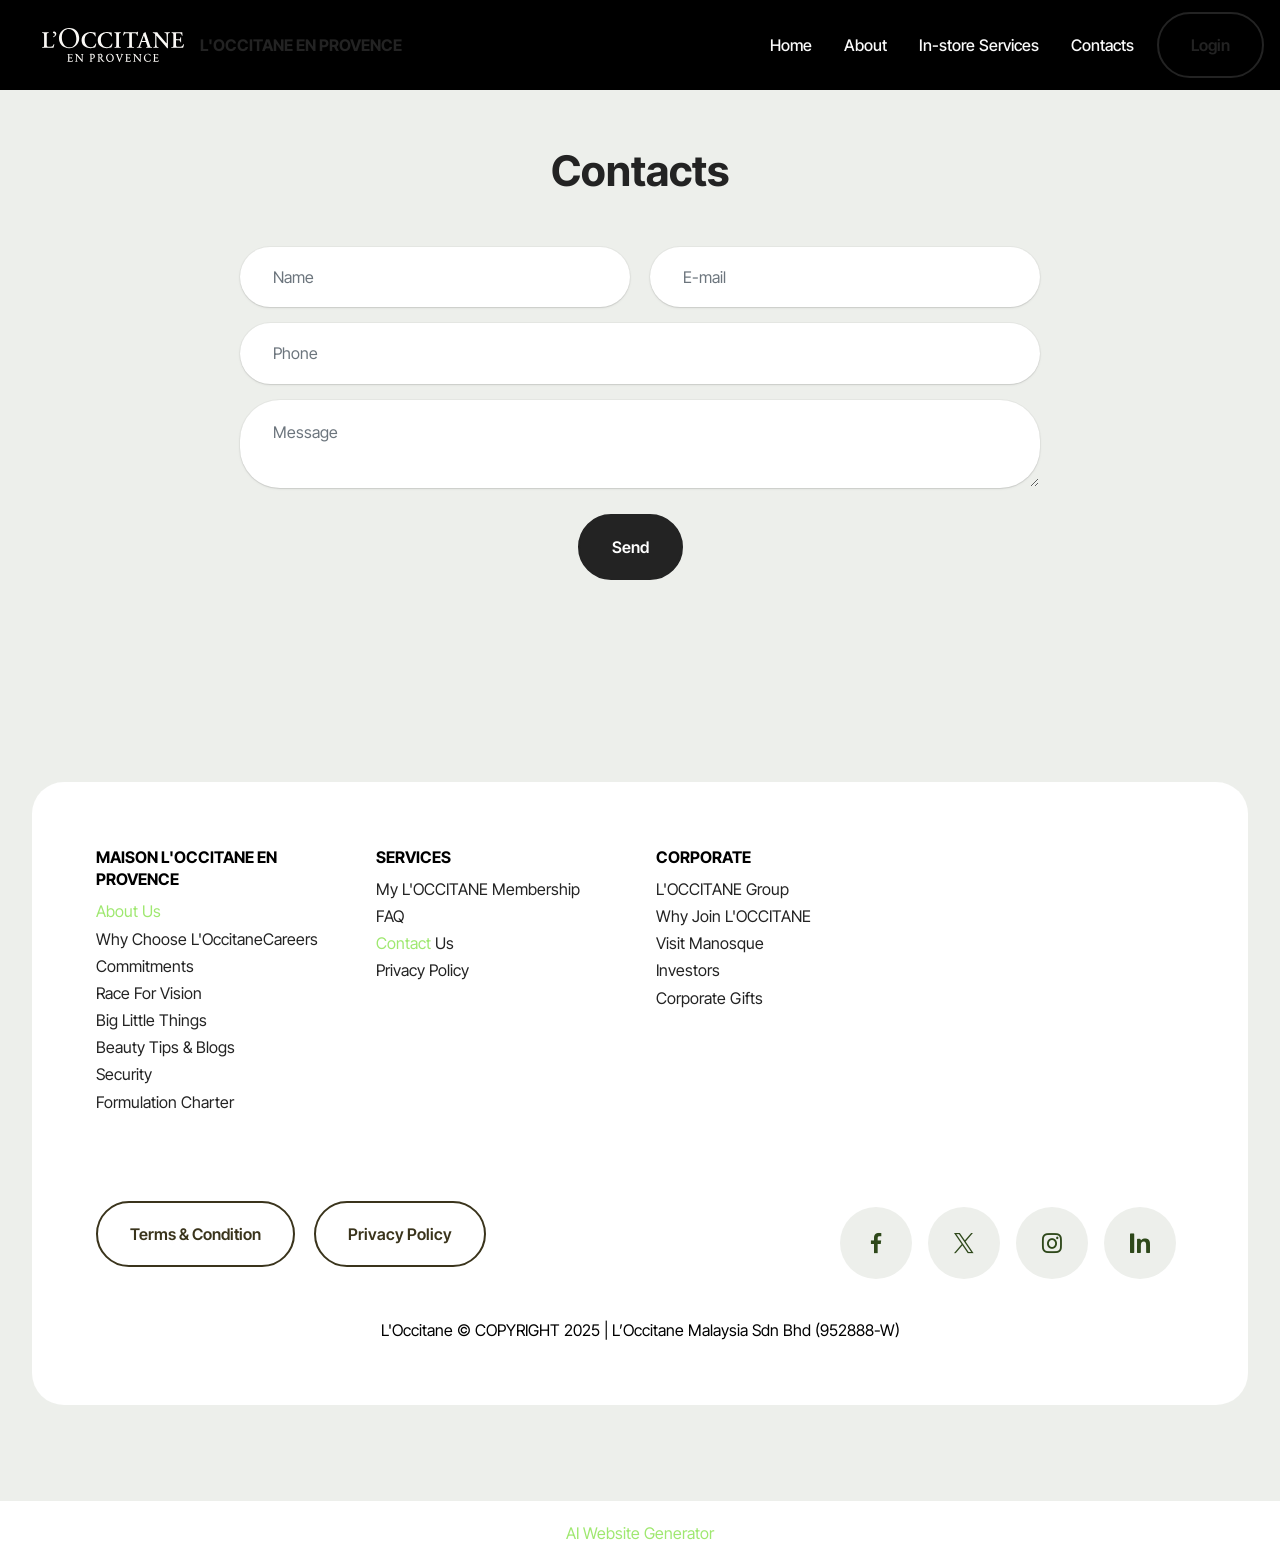
<file: contact.html>
<!DOCTYPE html>
<html  >
<head>
  <!-- Site made with Mobirise Website Builder v6.1.4, https://mobirise.com -->
  <meta charset="UTF-8">
  <meta http-equiv="X-UA-Compatible" content="IE=edge">
  <meta name="generator" content="Mobirise v6.1.4, mobirise.com">
  <meta name="viewport" content="width=device-width, initial-scale=1, minimum-scale=1">
  <link rel="shortcut icon" href="assets/images/logotype-blancbrule.svg" type="image/x-icon">
  <meta name="description" content="">
  
  
  <title>Contact Us | RYAN</title>
  <link rel="stylesheet" href="assets/web/assets/mobirise-icons2/mobirise2.css">
  <link rel="stylesheet" href="assets/bootstrap/css/bootstrap.min.css">
  <link rel="stylesheet" href="assets/dropdown/css/style.css">
  <link rel="stylesheet" href="assets/socicon/css/styles.css">
  <link rel="stylesheet" href="assets/theme/css/style.css">
  <link rel="preload" href="https://fonts.googleapis.com/css?family=Inter+Tight:100,200,300,400,500,600,700,800,900,100i,200i,300i,400i,500i,600i,700i,800i,900i&display=swap" as="style" onload="this.onload=null;this.rel='stylesheet'">
  <noscript><link rel="stylesheet" href="https://fonts.googleapis.com/css?family=Inter+Tight:100,200,300,400,500,600,700,800,900,100i,200i,300i,400i,500i,600i,700i,800i,900i&display=swap"></noscript>
  <link rel="preload" as="style" href="assets/mobirise/css/mbr-additional.css?v=tY37Pt"><link rel="stylesheet" href="assets/mobirise/css/mbr-additional.css?v=tY37Pt" type="text/css">

  
  
  
</head>
<body>
  
  <section data-bs-version="5.1" class="menu menu6 cid-uYOzyYFF2a" once="menu" id="menu06-1j">
	

	<nav class="navbar navbar-dropdown opacityScrollOff navbar-fixed-top navbar-expand-lg">
		<div class="container">
			<div class="navbar-brand">
				<span class="navbar-logo">
					<a href="https://mobiri.se">
						<img src="assets/images/logotype-blancbrule.svg" alt="Mobirise Website Builder" style="height: 2.1rem;">
					</a>
				</span>
				<span class="navbar-caption-wrap"><a class="navbar-caption text-black display-4" href="https://mobiri.se">L'OCCITANE EN PROVENCE</a></span>
			</div>
			<button class="navbar-toggler" type="button" data-toggle="collapse" data-bs-toggle="collapse" data-target="#navbarSupportedContent" data-bs-target="#navbarSupportedContent" aria-controls="navbarNavAltMarkup" aria-expanded="false" aria-label="Toggle navigation">
				<div class="hamburger">
					<span></span>
					<span></span>
					<span></span>
					<span></span>
				</div>
			</button>
			<div class="collapse navbar-collapse opacityScrollOff" id="navbarSupportedContent">
				<ul class="navbar-nav nav-dropdown" data-app-modern-menu="true"><li class="nav-item">
						<a class="nav-link link text-white text-primary display-4" href="index.html">Home</a>
					</li><li class="nav-item"><a class="nav-link link text-white text-primary display-4" href="about.html">About</a></li>
					<li class="nav-item">
						<a class="nav-link link text-white text-primary display-4" href="instoreservices.html" aria-expanded="false">In-store Services</a>
					</li>
					<li class="nav-item">
						<a class="nav-link link text-white text-primary display-4" href="contact.html">Contacts</a>
					</li></ul>
				
				<div class="navbar-buttons mbr-section-btn"><a class="btn btn-black-outline display-4" href="https://mobiri.se">Login</a></div>
			</div>
		</div>
	</nav>
</section>

<section data-bs-version="5.1" class="form5 cid-uYV1rjiKa1" id="form02-1l">
    
    
    <div class="container">
        <div class="row justify-content-center">
            <div class="col-12 content-head">
                <div class="mbr-section-head mb-5">
                    <h3 class="mbr-section-title mbr-fonts-style align-center mb-0 display-2">
                        <strong>Contacts</strong>
                    </h3>
                    
                </div>
            </div>
        </div>
        <div class="row justify-content-center">
            <div class="col-lg-8 mx-auto mbr-form" data-form-type="formoid">
                <form action="https://mobirise.eu/" method="POST" class="mbr-form form-with-styler" data-form-title="Form Name"><input type="hidden" name="email" data-form-email="true" value="G2SdfjyG6PZ2ox1mGGlmRgmVTfq+R97kisbYlrtPl+gCleRrrhgrRcBiLbWWkDQymi5eGSxArTQR6AwIOLo0V7kyBVT3f3E9ePGzEApjXrA7IMGf9k58TRNW7lK8Tka0">
                    <div class="row">
                        <div hidden="hidden" data-form-alert="" class="alert alert-success col-12">Thanks for filling out the form!</div>
                        <div hidden="hidden" data-form-alert-danger="" class="alert alert-danger col-12">
                            Oops...! some problem!
                        </div>
                    </div>
                    <div class="dragArea row">
                        <div class="col-md col-sm-12 form-group mb-3" data-for="name">
                            <input type="text" name="name" placeholder="Name" data-form-field="name" class="form-control" value="" id="name-form02-1l">
                        </div>
                        <div class="col-md col-sm-12 form-group mb-3" data-for="email">
                            <input type="email" name="email" placeholder="E-mail" data-form-field="email" class="form-control" value="" id="email-form02-1l">
                        </div>
                        <div class="col-12 form-group mb-3" data-for="phone">
                            <input type="tel" name="phone" placeholder="Phone" data-form-field="phone" class="form-control" value="" id="phone-form02-1l">
                        </div>
                        <div class="col-12 form-group mb-3" data-for="textarea">
                            <textarea name="textarea" placeholder="Message" data-form-field="textarea" class="form-control" id="textarea-form02-1l"></textarea>
                        </div>
                        <div class="col-lg-12 col-md-12 col-sm-12 align-center mbr-section-btn"><button type="submit" class="btn btn-black display-7">Send</button></div>
                    </div>
                </form>
            </div>
        </div>
    </div>
</section>

<section data-bs-version="5.1" class="footer1 cid-uYOrCljqAF" once="footers" id="footer01-1k">
	

	
	
	<div class="container">
		<div class="row mbr-white">
			<div class="col-12 col-md-6 col-lg-3">
				<h5 class="mbr-section-subtitle mbr-fonts-style mb-2 display-4"><strong>MAISON L'OCCITANE EN PROVENCE</strong></h5>
				<ul class="list mbr-fonts-style display-7">
					<li class="mbr-text item-wrap"><a href="about.html" class="text-primary">About Us</a></li><a href="about.html" class="text-primary">
					</a><li class="mbr-text item-wrap"><span style="font-size: calc(1rem + 0 * ((100vw - 62rem) / 25));">Why Choose L'OccitaneCareers</span><br></li>
					<li class="mbr-text item-wrap">Commitments</li>
					<li class="mbr-text item-wrap">Race For Vision</li><li class="mbr-text item-wrap">Big Little Things</li><li class="mbr-text item-wrap">Beauty Tips &amp; Blogs</li><li class="mbr-text item-wrap">Security</li><li class="mbr-text item-wrap">Formulation Charter</li><li class="mbr-text item-wrap"><br></li>
				</ul>
			</div>
			<div class="col-12 col-md-6 col-lg-3">
				<h5 class="mbr-section-subtitle mbr-fonts-style mb-2 display-4">
					<strong>SERVICES</strong>
				</h5>
				<ul class="list mbr-fonts-style display-7">
					<li class="mbr-text item-wrap">My L'OCCITANE Membership</li>
					<li class="mbr-text item-wrap">FAQ</li>
					<li class="mbr-text item-wrap"><a href="contact.html" class="text-primary">Contact</a> Us</li>
					<li class="mbr-text item-wrap">Privacy Policy</li>
				</ul>
			</div>
			<div class="col-12 col-md-6 col-lg-3">
				<h5 class="mbr-section-subtitle mbr-fonts-style mb-2 display-4">
					<strong>CORPORATE</strong>
				</h5>
				<ul class="list mbr-fonts-style display-7">
					<li class="mbr-text item-wrap">L'OCCITANE Group</li>
					<li class="mbr-text item-wrap">Why Join L'OCCITANE</li>
					<li class="mbr-text item-wrap">Visit Manosque</li>
					<li class="mbr-text item-wrap">Investors</li>
					<li class="mbr-text item-wrap">Corporate Gifts</li>
				</ul>
			</div>
			<div class="col-12 col-md-6 col-lg-3">
				<h5 class="mbr-section-subtitle mbr-fonts-style mb-2 display-5"></h5>
				<ul class="list mbr-fonts-style display-7">
					<li class="mbr-text item-wrap"><br></li>
					<li class="mbr-text item-wrap"><br></li>
					<li class="mbr-text item-wrap"><br></li>
					<li class="mbr-text item-wrap"><br></li>
				</ul>
			</div>
			<div class="col-12 mt-5 footer-col">
				<div class="mbr-section-btn align-left"><a class="btn btn-success-outline display-7" href="https://mobiri.se">Terms &amp; Condition</a>
					<a class="btn btn-success-outline display-7" href="https://mobiri.se">Privacy Policy</a></div>

				<div class="social-row mt-2 display-7">
					<div class="soc-item">
						<a href="https://mobiri.se/">
							<span class="mbr-iconfont socicon socicon-facebook"></span>
						</a>
					</div>
					<div class="soc-item">
						<a href="https://mobiri.se/">
							<span class="mbr-iconfont socicon socicon-twitter"></span>
						</a>
					</div>
					<div class="soc-item">
						<a href="https://mobiri.se/">
							<span class="mbr-iconfont socicon socicon-instagram"></span>
						</a>
					</div>
					<div class="soc-item">
						<a href="https://mobiri.se/">
							<span class="mbr-iconfont socicon-logmein socicon"></span>
						</a>
					</div>
				</div>
			</div>
			<div class="col-12 mt-4">
				<p class="mbr-text mb-0 mbr-fonts-style copyright align-center display-7">
					L'Occitane © COPYRIGHT 2025 | L’Occitane Malaysia Sdn Bhd (952888-W)
				</p>
			</div>
		</div>
	</div>
</section><section class="display-7" style="padding: 0;align-items: center;justify-content: center;flex-wrap: wrap;    align-content: center;display: flex;position: relative;height: 4rem;"><a href="https://mobiri.se/4250552" style="flex: 1 1;height: 4rem;position: absolute;width: 100%;z-index: 1;"><img alt="" style="height: 4rem;" src="[data-uri]"></a><p style="margin: 0;text-align: center;" class="display-7">&#8204;</p><a style="z-index:1" href="https://mobirise.com/builder/ai-website-generator.html">AI Website Generator</a></section><script src="assets/bootstrap/js/bootstrap.bundle.min.js"></script>  <script src="assets/smoothscroll/smooth-scroll.js"></script>  <script src="assets/ytplayer/index.js"></script>  <script src="assets/dropdown/js/navbar-dropdown.js"></script>  <script src="assets/theme/js/script.js"></script>  <script src="assets/formoid/formoid.min.js"></script>  
  
  
</body>
</html>
</file>
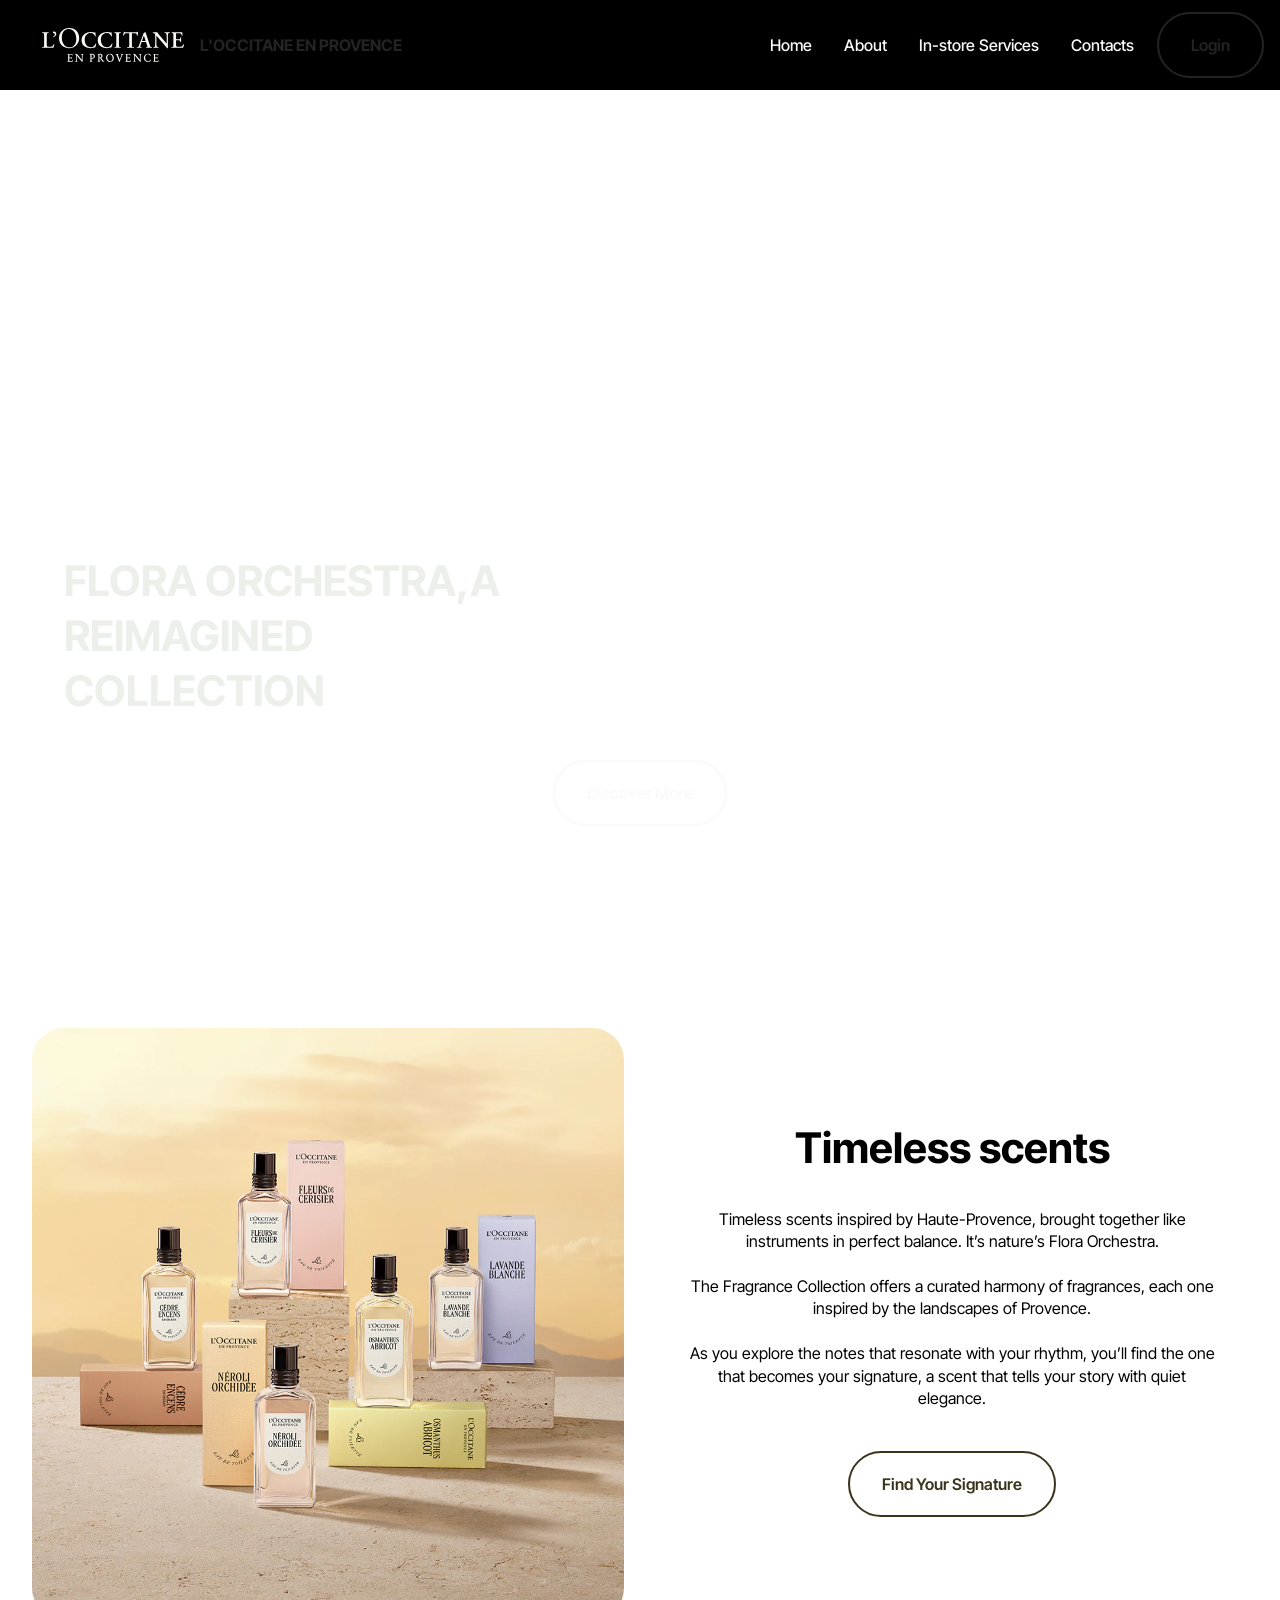
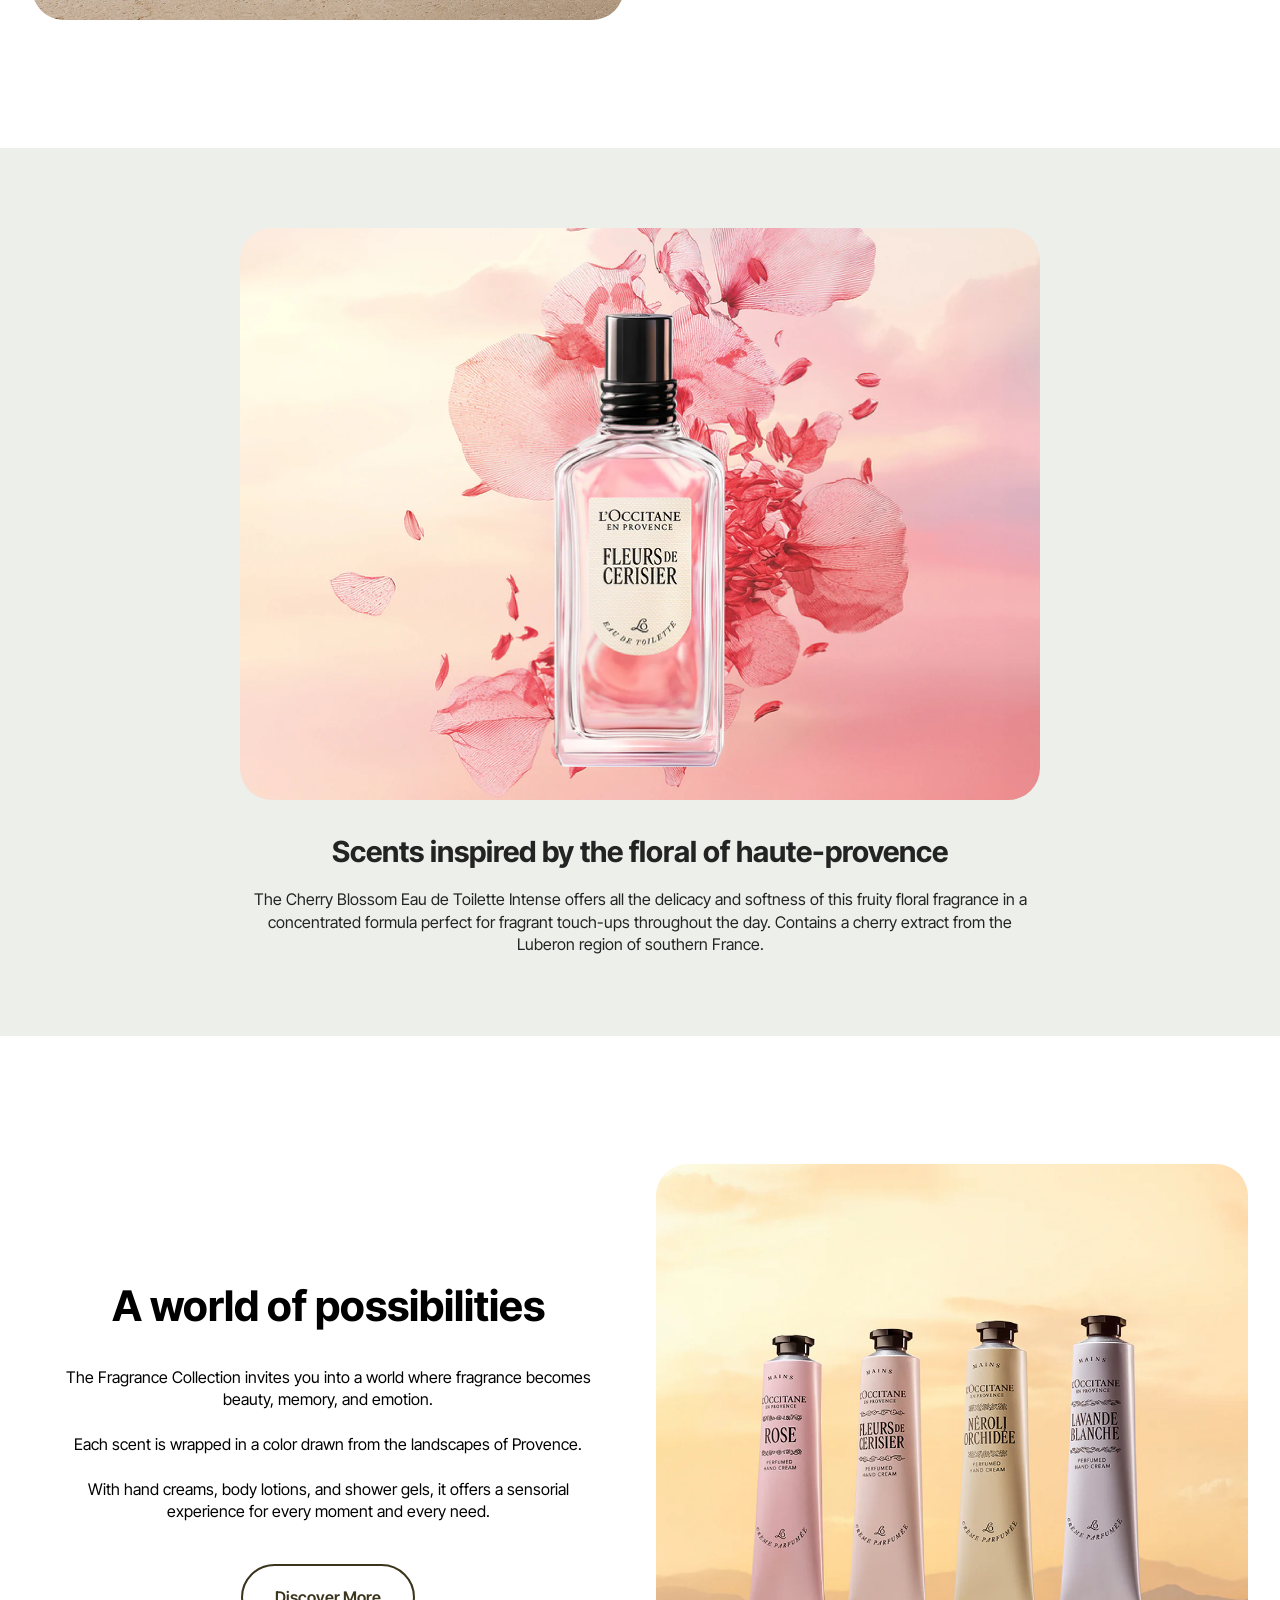
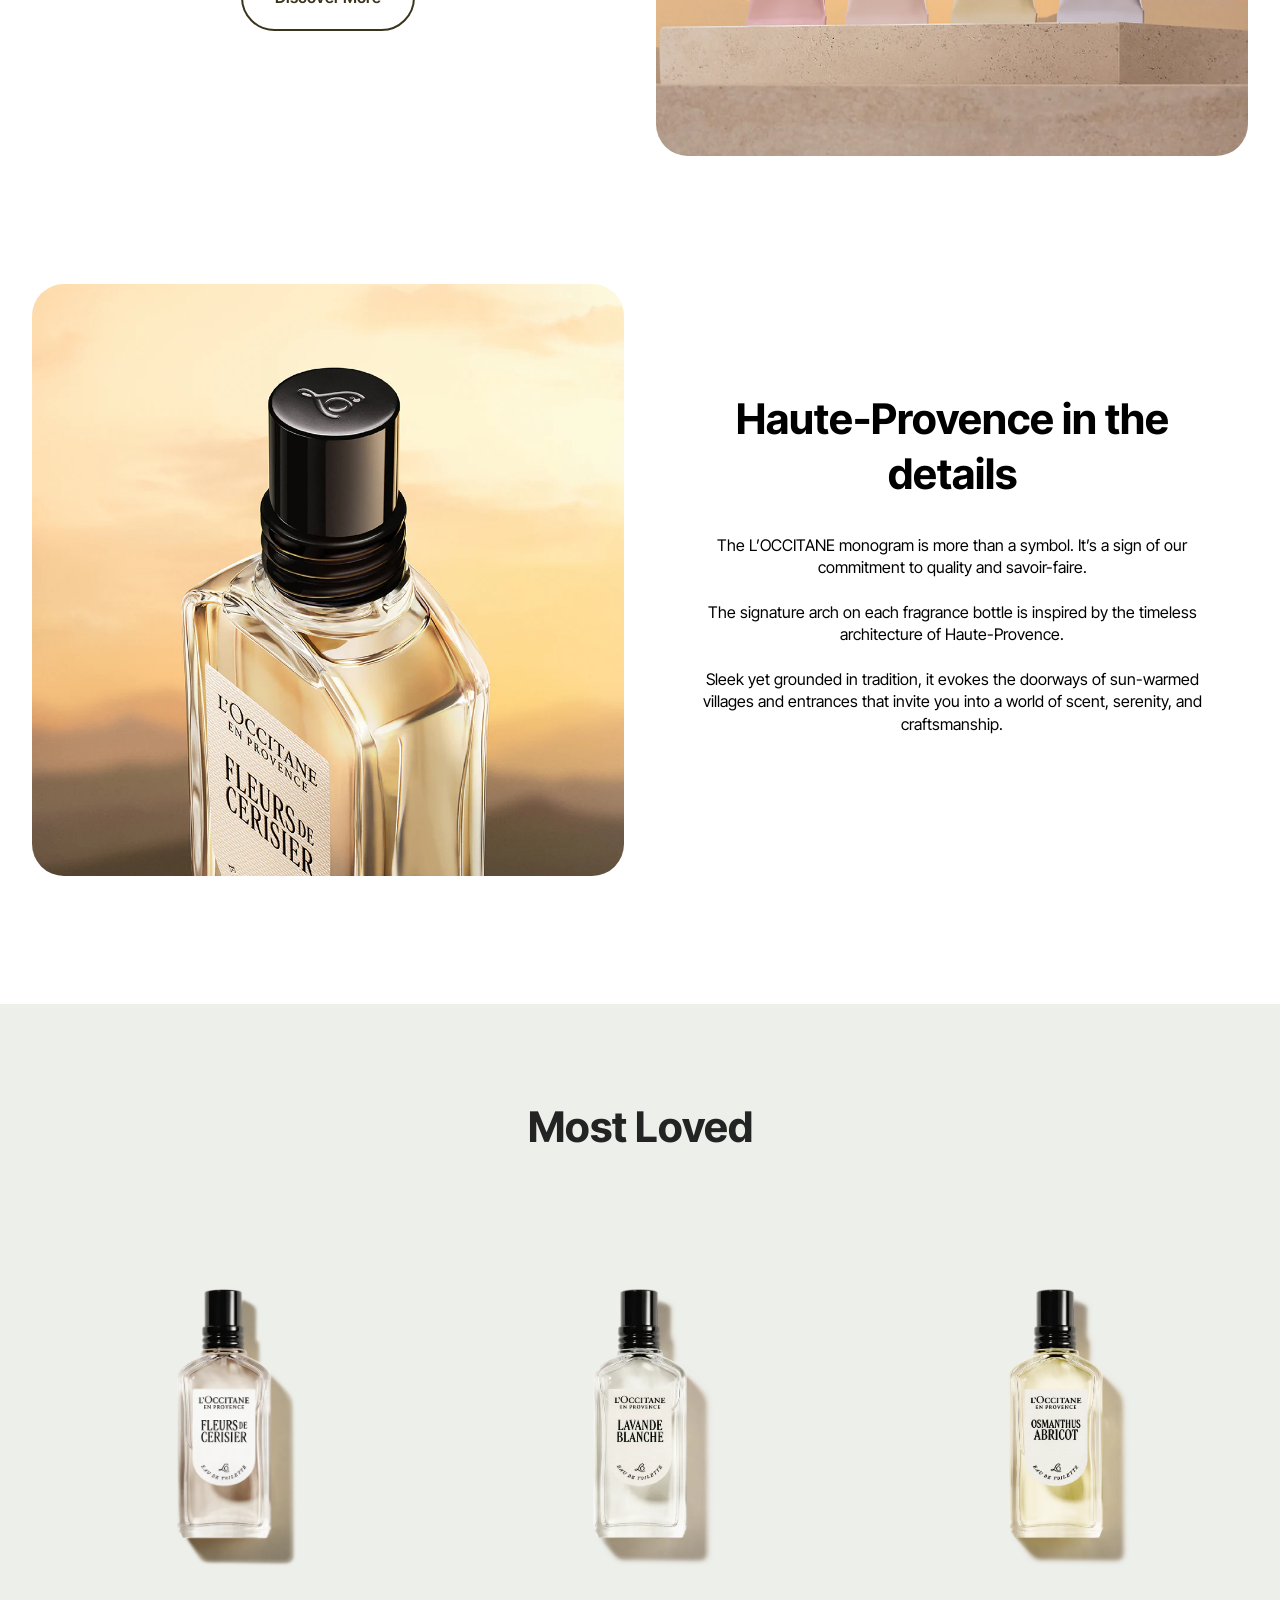
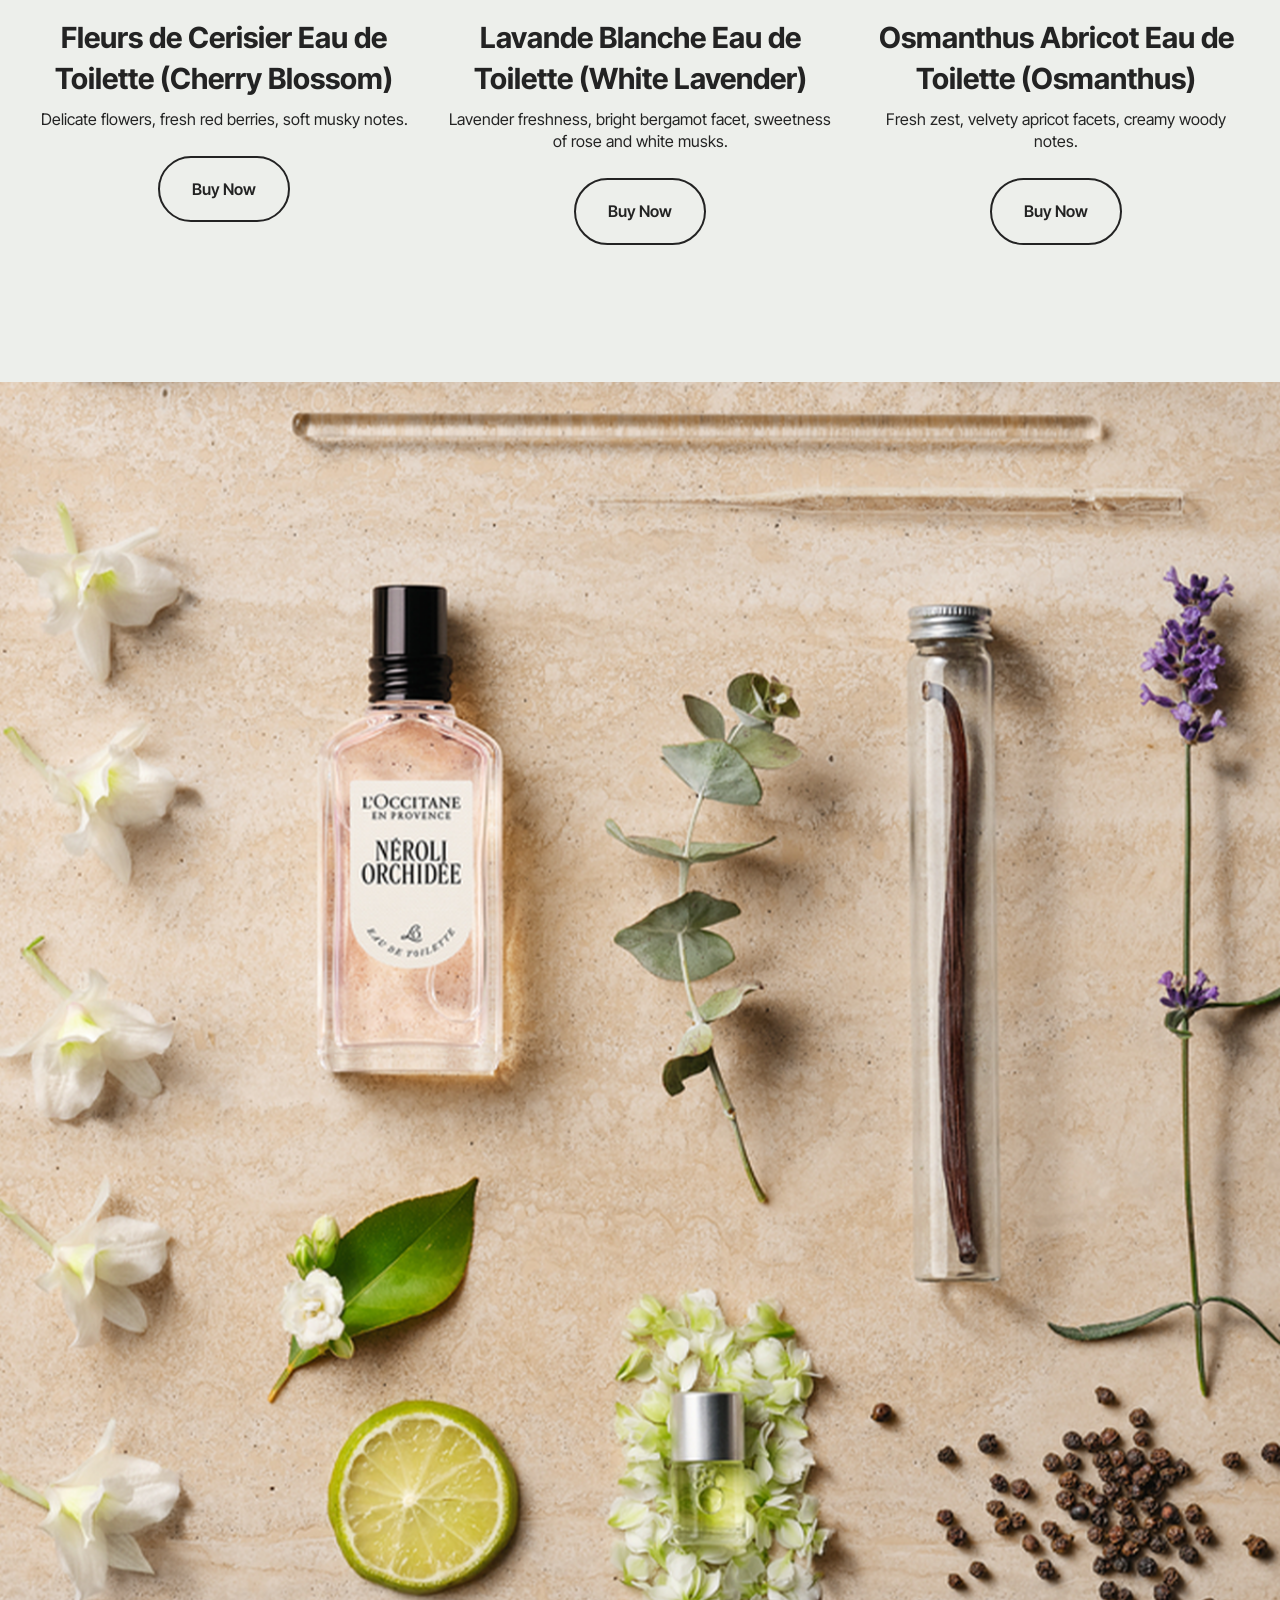
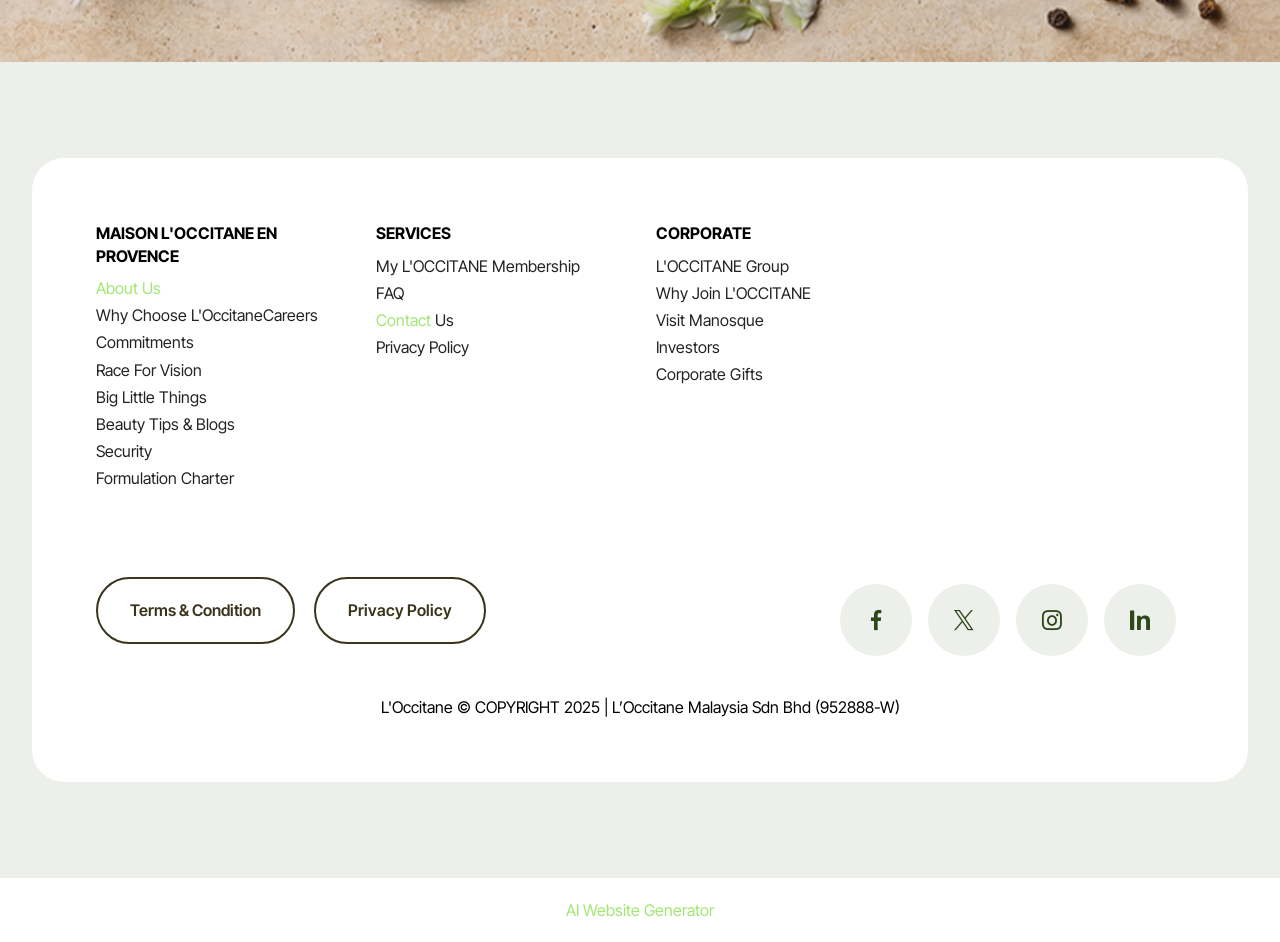
<file: discovermore.html>
<!DOCTYPE html>
<html  >
<head>
  <!-- Site made with Mobirise Website Builder v6.1.4, https://mobirise.com -->
  <meta charset="UTF-8">
  <meta http-equiv="X-UA-Compatible" content="IE=edge">
  <meta name="generator" content="Mobirise v6.1.4, mobirise.com">
  <meta name="viewport" content="width=device-width, initial-scale=1, minimum-scale=1">
  <link rel="shortcut icon" href="assets/images/logotype-blancbrule.svg" type="image/x-icon">
  <meta name="description" content="">
  
  
  <title>Discover More | RYAN</title>
  <link rel="stylesheet" href="assets/web/assets/mobirise-icons2/mobirise2.css">
  <link rel="stylesheet" href="assets/bootstrap/css/bootstrap.min.css">
  <link rel="stylesheet" href="assets/dropdown/css/style.css">
  <link rel="stylesheet" href="assets/socicon/css/styles.css">
  <link rel="stylesheet" href="assets/theme/css/style.css">
  <link rel="preload" href="https://fonts.googleapis.com/css?family=Inter+Tight:100,200,300,400,500,600,700,800,900,100i,200i,300i,400i,500i,600i,700i,800i,900i&display=swap" as="style" onload="this.onload=null;this.rel='stylesheet'">
  <noscript><link rel="stylesheet" href="https://fonts.googleapis.com/css?family=Inter+Tight:100,200,300,400,500,600,700,800,900,100i,200i,300i,400i,500i,600i,700i,800i,900i&display=swap"></noscript>
  <link rel="preload" as="style" href="assets/mobirise/css/mbr-additional.css?v=X2nBp8"><link rel="stylesheet" href="assets/mobirise/css/mbr-additional.css?v=X2nBp8" type="text/css">

  
  
  
</head>
<body>
  
  <section data-bs-version="5.1" class="menu menu6 cid-uYUSoUeyc8" once="menu" id="menu06-14">
	

	<nav class="navbar navbar-dropdown opacityScrollOff navbar-fixed-top navbar-expand-lg">
		<div class="container">
			<div class="navbar-brand">
				<span class="navbar-logo">
					<a href="https://mobiri.se">
						<img src="assets/images/logotype-blancbrule.svg" alt="Mobirise Website Builder" style="height: 2.1rem;">
					</a>
				</span>
				<span class="navbar-caption-wrap"><a class="navbar-caption text-black display-4" href="https://mobiri.se">L'OCCITANE EN PROVENCE</a></span>
			</div>
			<button class="navbar-toggler" type="button" data-toggle="collapse" data-bs-toggle="collapse" data-target="#navbarSupportedContent" data-bs-target="#navbarSupportedContent" aria-controls="navbarNavAltMarkup" aria-expanded="false" aria-label="Toggle navigation">
				<div class="hamburger">
					<span></span>
					<span></span>
					<span></span>
					<span></span>
				</div>
			</button>
			<div class="collapse navbar-collapse opacityScrollOff" id="navbarSupportedContent">
				<ul class="navbar-nav nav-dropdown" data-app-modern-menu="true"><li class="nav-item">
						<a class="nav-link link text-white text-primary display-4" href="index.html">Home</a>
					</li><li class="nav-item"><a class="nav-link link text-white text-primary display-4" href="about.html">About</a></li>
					<li class="nav-item">
						<a class="nav-link link text-white text-primary display-4" href="instoreservices.html" aria-expanded="false">In-store Services</a>
					</li>
					<li class="nav-item">
						<a class="nav-link link text-white text-primary display-4" href="contact.html">Contacts</a>
					</li></ul>
				
				<div class="navbar-buttons mbr-section-btn"><a class="btn btn-black-outline display-4" href="https://mobiri.se">Login</a></div>
			</div>
		</div>
	</nav>
</section>

<section data-bs-version="5.1" class="header16 cid-uYUSoUJ6hm mbr-fullscreen" data-bg-video="https://www.youtube.com/watch?v=QqsYKkJseKM" id="header17-15">
  
  
  <div class="container-fluid">
    <div class="row">
      <div class="content-wrap col-12 col-md-12">
        <h1 class="mbr-section-title mbr-fonts-style mbr-white mb-4 display-2">
          <strong><br>FLORA ORCHESTRA,</strong><strong>A </strong><br><strong>REIMAGINED </strong><br><strong>COLLECTION</strong></h1>
        
        
        <div class="mbr-section-btn"><a class="btn btn-white-outline display-7" href="https://mobiri.se">Discover More</a></div>
      </div>
    </div>
  </div>
</section>

<section data-bs-version="5.1" class="start article2 cid-uYUSET1Cgs" id="article02-1e">
	

	
	

	<div class="container">
		<div class="row justify-content-center">
			<div class="col-12 col-md-12 col-lg-6 image-wrapper">
				<img class="w-100" src="assets/images/timeless-scents-.webp" alt="Mobirise Website Builder">
			</div>
			<div class="col-12 col-md-12 col-lg">
				<div class="text-wrapper align-left">
					<h1 class="mbr-section-title mbr-fonts-style mb-4 display-2"><strong>Timeless scents​</strong></h1>
					<p class="mbr-text align-left mbr-fonts-style mb-4 display-7">Timeless scents inspired by Haute-Provence, brought together like instruments in perfect balance. It’s nature’s Flora Orchestra.​​<br><br>The Fragrance Collection offers a curated harmony of fragrances, each one inspired by the landscapes of Provence.<br><br>As you explore the notes that resonate with your rhythm, you’ll find the one that becomes your signature, a scent that tells your story with quiet elegance.</p>
					<div class="mbr-section-btn align-left mt-3"><a class="btn btn-success-outline display-7" href="https://mobiri.se">Find Your Signature</a></div>
				</div>
			</div>
		</div>
	</div>
</section>

<section data-bs-version="5.1" class="image06 cid-uYUUEGJ1HY" id="image06-1f">   
    

    
    
    <div class="container">
        <div class="row justify-content-center">
            <div class="col-12 col-lg-8">
                <div class="image-wrapper mb-4">
                    <img class="w-100" src="assets/images/brand.com-art-of-scent-05-2000x1429px.webp" alt="Mobirise Website Builder">
                </div>
                <h4 class="mbr-description mbr-fonts-style mb-3 align-center display-5"><strong>Scents inspired by the floral of haute-provence</strong></h4>
                <p class="mbr-description mbr-fonts-style mb-0 align-center display-7">
                    The Cherry Blossom Eau de Toilette Intense offers all the delicacy and softness of this fruity floral fragrance in a concentrated formula perfect for fragrant touch-ups throughout the day. Contains a cherry extract from the Luberon region of southern France.  </p>
            </div>
        </div>
    </div>
</section>

<section data-bs-version="5.1" class="start article4 cid-uYUVaPwDRO" id="article04-1g">
	

	
	

	<div class="container">
		<div class="row justify-content-center">
			<div class="col-12 col-md-12 col-lg-6 image-wrapper">
				<img class="w-100" src="assets/images/a-world-of-possibilities-.webp" alt="Mobirise Website Builder">
			</div>
			<div class="col-12 col-md-12 col-lg">
				<div class="text-wrapper align-left">
					<h1 class="mbr-section-title mbr-fonts-style mb-4 display-2"><strong>A world of possibilities​</strong></h1>
					<p class="mbr-text mbr-fonts-style mb-4 display-7">The Fragrance Collection invites you into a world where fragrance becomes beauty, memory, and emotion.<br><br>Each scent is wrapped in a color drawn from the landscapes of Provence.<br><br>With hand creams, body lotions, and shower gels, it offers a sensorial experience for every moment and every need.</p>
					<div class="mbr-section-btn mt-3"><a class="btn btn-lg btn-success-outline display-7" href="https://mobiri.se">Discover More</a></div>
				</div>
			</div>
		</div>
	</div>
</section>

<section data-bs-version="5.1" class="start article4 cid-uYUW4nJkNR" id="article04-1h">
	

	
	

	<div class="container">
		<div class="row justify-content-center">
			<div class="col-12 col-md-12 col-lg-6 image-wrapper">
				<img class="w-100" src="assets/images/haute-provence-in-the-details-.webp" alt="Mobirise Website Builder">
			</div>
			<div class="col-12 col-md-12 col-lg">
				<div class="text-wrapper align-left">
					<h1 class="mbr-section-title mbr-fonts-style mb-4 display-2"><strong>Haute-Provence in the details​</strong></h1>
					<p class="mbr-text mbr-fonts-style mb-4 display-7">The L’OCCITANE monogram is more than a symbol. It’s a sign of our commitment to quality and savoir-faire.<br><br>​The signature arch on each fragrance bottle is inspired by the timeless architecture of Haute-Provence.<br><br>Sleek yet grounded in tradition, it evokes the doorways of sun-warmed villages and entrances that invite you into a world of scent, serenity, and craftsmanship.</p>
					
				</div>
			</div>
		</div>
	</div>
</section>

<section data-bs-version="5.1" class="features03 cid-uYUSoURGfz" id="features03-16">
	
	
	<div class="container">
		<div class="row justify-content-center mb-5">
			<div class="col-12 content-head">
				<div class="mbr-section-head">
					<h4 class="mbr-section-title mbr-fonts-style align-center mb-0 display-2">
						<strong>Most Loved</strong></h4>
					
				</div>
			</div>
		</div>
		<div class="row">
			<div class="item features-image col-12 col-md-6 col-lg-4 active">
				<div class="item-wrapper">
					<div class="item-img mb-3">
						<img src="assets/images/fleurs-de-cerisier-eau-de-toilette-cherry-blossom.webp" alt="Mobirise Website Builder" title="">
					</div>
					<div class="item-content align-left">
						<h5 class="item-title mbr-fonts-style mt-0 mb-2 display-5"><strong>Fleurs de Cerisier Eau de Toilette (Cherry Blossom)</strong></h5>
						<p class="mbr-text mbr-fonts-style mb-3 display-7">
						    Delicate flowers, fresh red berries, soft musky notes.
						</p>
						<div class="mbr-section-btn item-footer"><a href="Fleurs de Cerisier Eau de Toilette (Cherry Blossom).html" class="btn item-btn btn-black-outline display-7">Buy Now</a></div>
					</div>
				</div>
			</div>
			<div class="item features-image col-12 col-md-6 col-lg-4">
				<div class="item-wrapper">
					<div class="item-img mb-3">
						<img src="assets/images/lavande-blanche-eau-de-toilette-white-lavender.webp" alt="Mobirise Website Builder" title="" data-slide-to="1" data-bs-slide-to="1">
					</div>
					<div class="item-content align-left">
						<h5 class="item-title mbr-fonts-style mb-2 mt-0 display-5"><strong>Lavande Blanche Eau de Toilette (White Lavender)</strong></h5>
						<p class="mbr-text mbr-fonts-style mb-3 display-7">
						Lavender freshness, bright bergamot facet, sweetness of rose and white musks.<br>
						</p>
						<div class="mbr-section-btn item-footer"><a href="Lavande Blanche Eau de Toilette (White Lavender).html" class="btn item-btn btn-black-outline display-7">Buy Now</a></div>
					</div>
				</div>
			</div>
			<div class="item features-image col-12 col-md-6 col-lg-4">
				<div class="item-wrapper">
					<div class="item-img mb-3">
						<img src="assets/images/osmanthus-abricot-eau-de-toilette-osmanthus.webp" alt="Mobirise Website Builder" title="" data-slide-to="2" data-bs-slide-to="2">
					</div>
					<div class="item-content align-left">
						<h5 class="item-title mbr-fonts-style mb-2 mt-0 display-5"><strong>Osmanthus Abricot Eau de Toilette (Osmanthus)</strong></h5>
						<p class="mbr-text mbr-fonts-style mb-3 display-7">
						Fresh zest, velvety apricot facets, creamy woody notes.<br>
						</p>
						<div class="mbr-section-btn item-footer"><a href="page7.html" class="btn item-btn btn-black-outline display-7">Buy Now</a></div>
					</div>
				</div>
			</div>
		</div>
	</div>
</section>

<section data-bs-version="5.1" class="image03 cid-uYUXfDNClA" id="image04-1i">
    

    <div class="image-block m-auto">
        <a href="https://my.loccitane.com/pages/floral-orchestra#"><img src="assets/images/lau25rc806-1.webp" alt="Mobirise"></a>
        
    </div>
</section>

<section data-bs-version="5.1" class="footer1 cid-uYUSoVGPXK" once="footers" id="footer01-1d">
	

	
	
	<div class="container">
		<div class="row mbr-white">
			<div class="col-12 col-md-6 col-lg-3">
				<h5 class="mbr-section-subtitle mbr-fonts-style mb-2 display-4"><strong>MAISON L'OCCITANE EN PROVENCE</strong></h5>
				<ul class="list mbr-fonts-style display-7">
					<li class="mbr-text item-wrap"><a href="about.html" class="text-primary">About Us</a></li><a href="about.html" class="text-primary">
					</a><li class="mbr-text item-wrap"><span style="font-size: calc(1rem + 0 * ((100vw - 62rem) / 25));">Why Choose L'OccitaneCareers</span><br></li>
					<li class="mbr-text item-wrap">Commitments</li>
					<li class="mbr-text item-wrap">Race For Vision</li><li class="mbr-text item-wrap">Big Little Things</li><li class="mbr-text item-wrap">Beauty Tips &amp; Blogs</li><li class="mbr-text item-wrap">Security</li><li class="mbr-text item-wrap">Formulation Charter</li><li class="mbr-text item-wrap"><br></li>
				</ul>
			</div>
			<div class="col-12 col-md-6 col-lg-3">
				<h5 class="mbr-section-subtitle mbr-fonts-style mb-2 display-4">
					<strong>SERVICES</strong>
				</h5>
				<ul class="list mbr-fonts-style display-7">
					<li class="mbr-text item-wrap">My L'OCCITANE Membership</li>
					<li class="mbr-text item-wrap">FAQ</li>
					<li class="mbr-text item-wrap"><a href="contact.html" class="text-primary">Contact</a> Us</li>
					<li class="mbr-text item-wrap">Privacy Policy</li>
				</ul>
			</div>
			<div class="col-12 col-md-6 col-lg-3">
				<h5 class="mbr-section-subtitle mbr-fonts-style mb-2 display-4">
					<strong>CORPORATE</strong>
				</h5>
				<ul class="list mbr-fonts-style display-7">
					<li class="mbr-text item-wrap">L'OCCITANE Group</li>
					<li class="mbr-text item-wrap">Why Join L'OCCITANE</li>
					<li class="mbr-text item-wrap">Visit Manosque</li>
					<li class="mbr-text item-wrap">Investors</li>
					<li class="mbr-text item-wrap">Corporate Gifts</li>
				</ul>
			</div>
			<div class="col-12 col-md-6 col-lg-3">
				<h5 class="mbr-section-subtitle mbr-fonts-style mb-2 display-5"></h5>
				<ul class="list mbr-fonts-style display-7">
					<li class="mbr-text item-wrap"><br></li>
					<li class="mbr-text item-wrap"><br></li>
					<li class="mbr-text item-wrap"><br></li>
					<li class="mbr-text item-wrap"><br></li>
				</ul>
			</div>
			<div class="col-12 mt-5 footer-col">
				<div class="mbr-section-btn align-left"><a class="btn btn-success-outline display-7" href="https://mobiri.se">Terms &amp; Condition</a>
					<a class="btn btn-success-outline display-7" href="https://mobiri.se">Privacy Policy</a></div>

				<div class="social-row mt-2 display-7">
					<div class="soc-item">
						<a href="https://mobiri.se/">
							<span class="mbr-iconfont socicon socicon-facebook"></span>
						</a>
					</div>
					<div class="soc-item">
						<a href="https://mobiri.se/">
							<span class="mbr-iconfont socicon socicon-twitter"></span>
						</a>
					</div>
					<div class="soc-item">
						<a href="https://mobiri.se/">
							<span class="mbr-iconfont socicon socicon-instagram"></span>
						</a>
					</div>
					<div class="soc-item">
						<a href="https://mobiri.se/">
							<span class="mbr-iconfont socicon-logmein socicon"></span>
						</a>
					</div>
				</div>
			</div>
			<div class="col-12 mt-4">
				<p class="mbr-text mb-0 mbr-fonts-style copyright align-center display-7">
					L'Occitane © COPYRIGHT 2025 | L’Occitane Malaysia Sdn Bhd (952888-W)
				</p>
			</div>
		</div>
	</div>
</section><section class="display-7" style="padding: 0;align-items: center;justify-content: center;flex-wrap: wrap;    align-content: center;display: flex;position: relative;height: 4rem;"><a href="https://mobiri.se/4250552" style="flex: 1 1;height: 4rem;position: absolute;width: 100%;z-index: 1;"><img alt="" style="height: 4rem;" src="[data-uri]"></a><p style="margin: 0;text-align: center;" class="display-7">&#8204;</p><a style="z-index:1" href="https://mobirise.com/builder/ai-website-generator.html">AI Website Generator</a></section><script src="assets/bootstrap/js/bootstrap.bundle.min.js"></script>  <script src="assets/smoothscroll/smooth-scroll.js"></script>  <script src="assets/ytplayer/index.js"></script>  <script src="assets/dropdown/js/navbar-dropdown.js"></script>  <script src="assets/vimeoplayer/player.js"></script>  <script src="assets/theme/js/script.js"></script>  
  
  
</body>
</html>
</file>
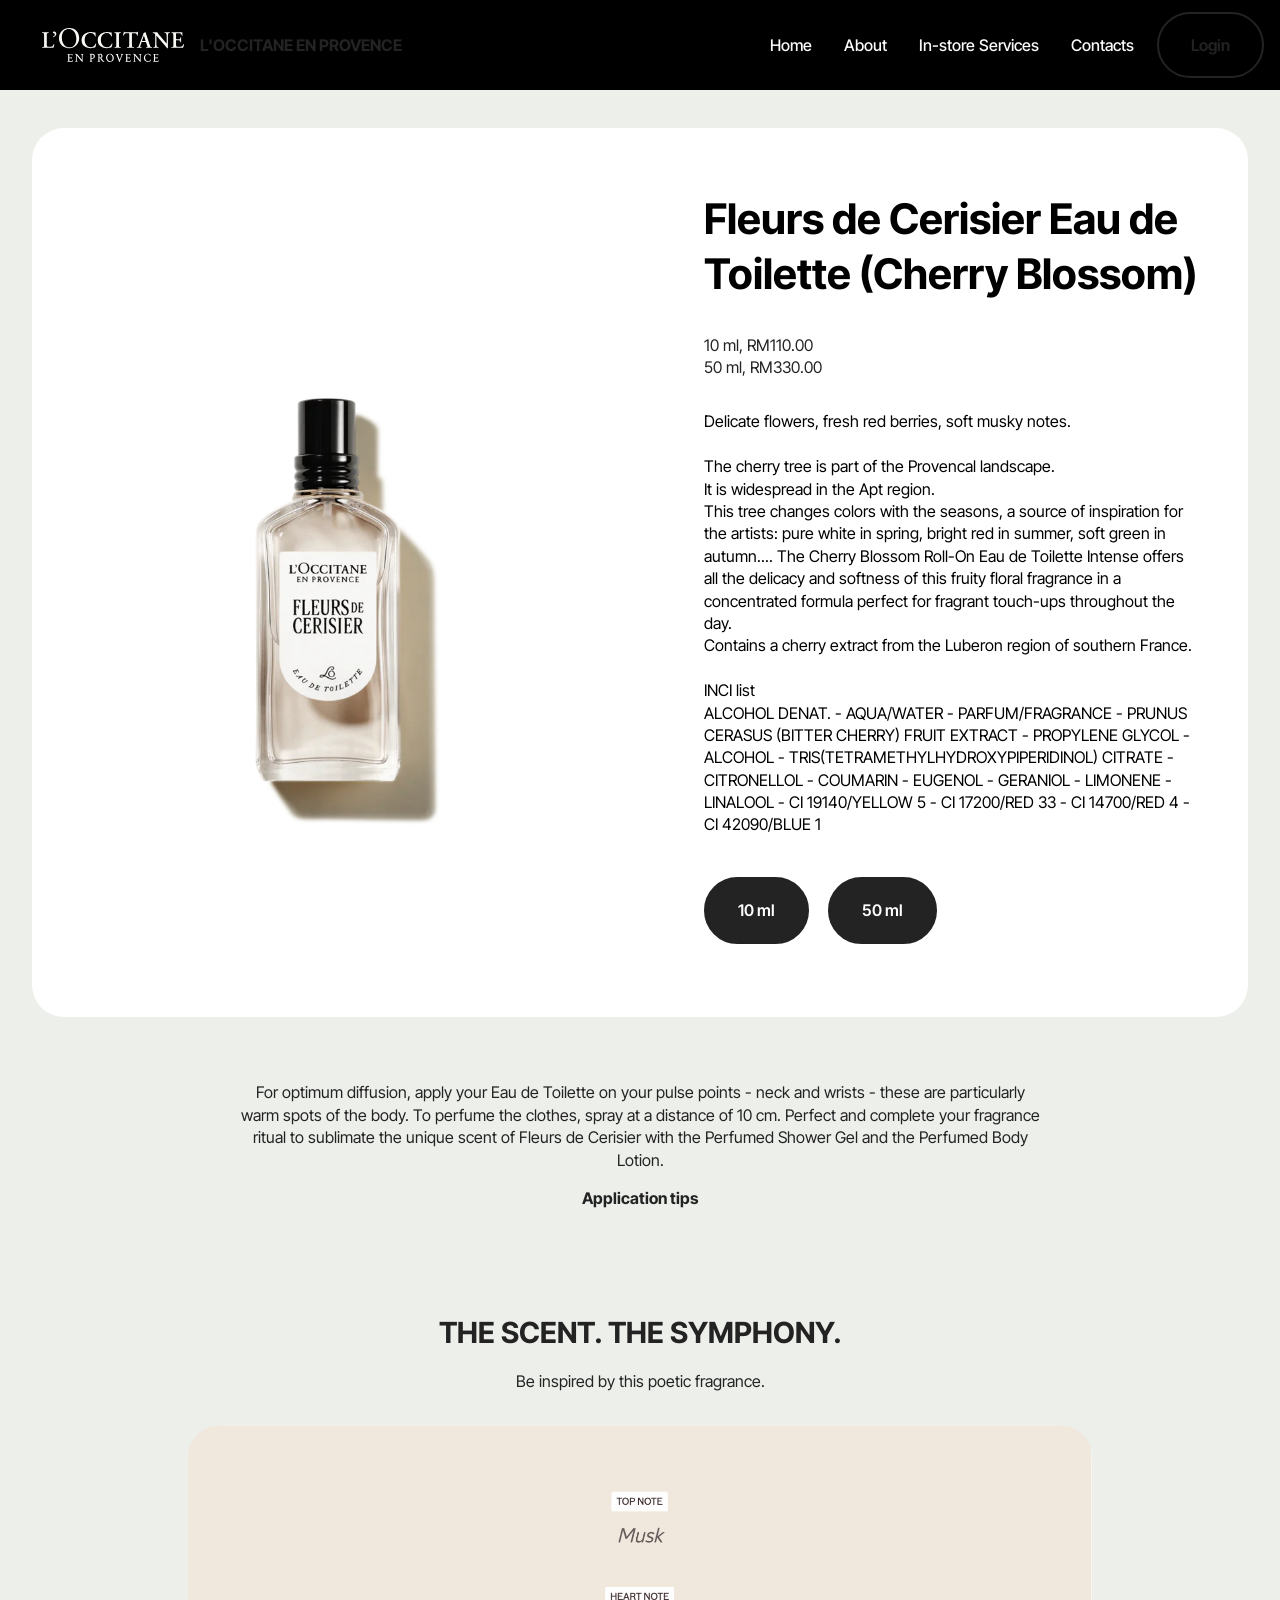
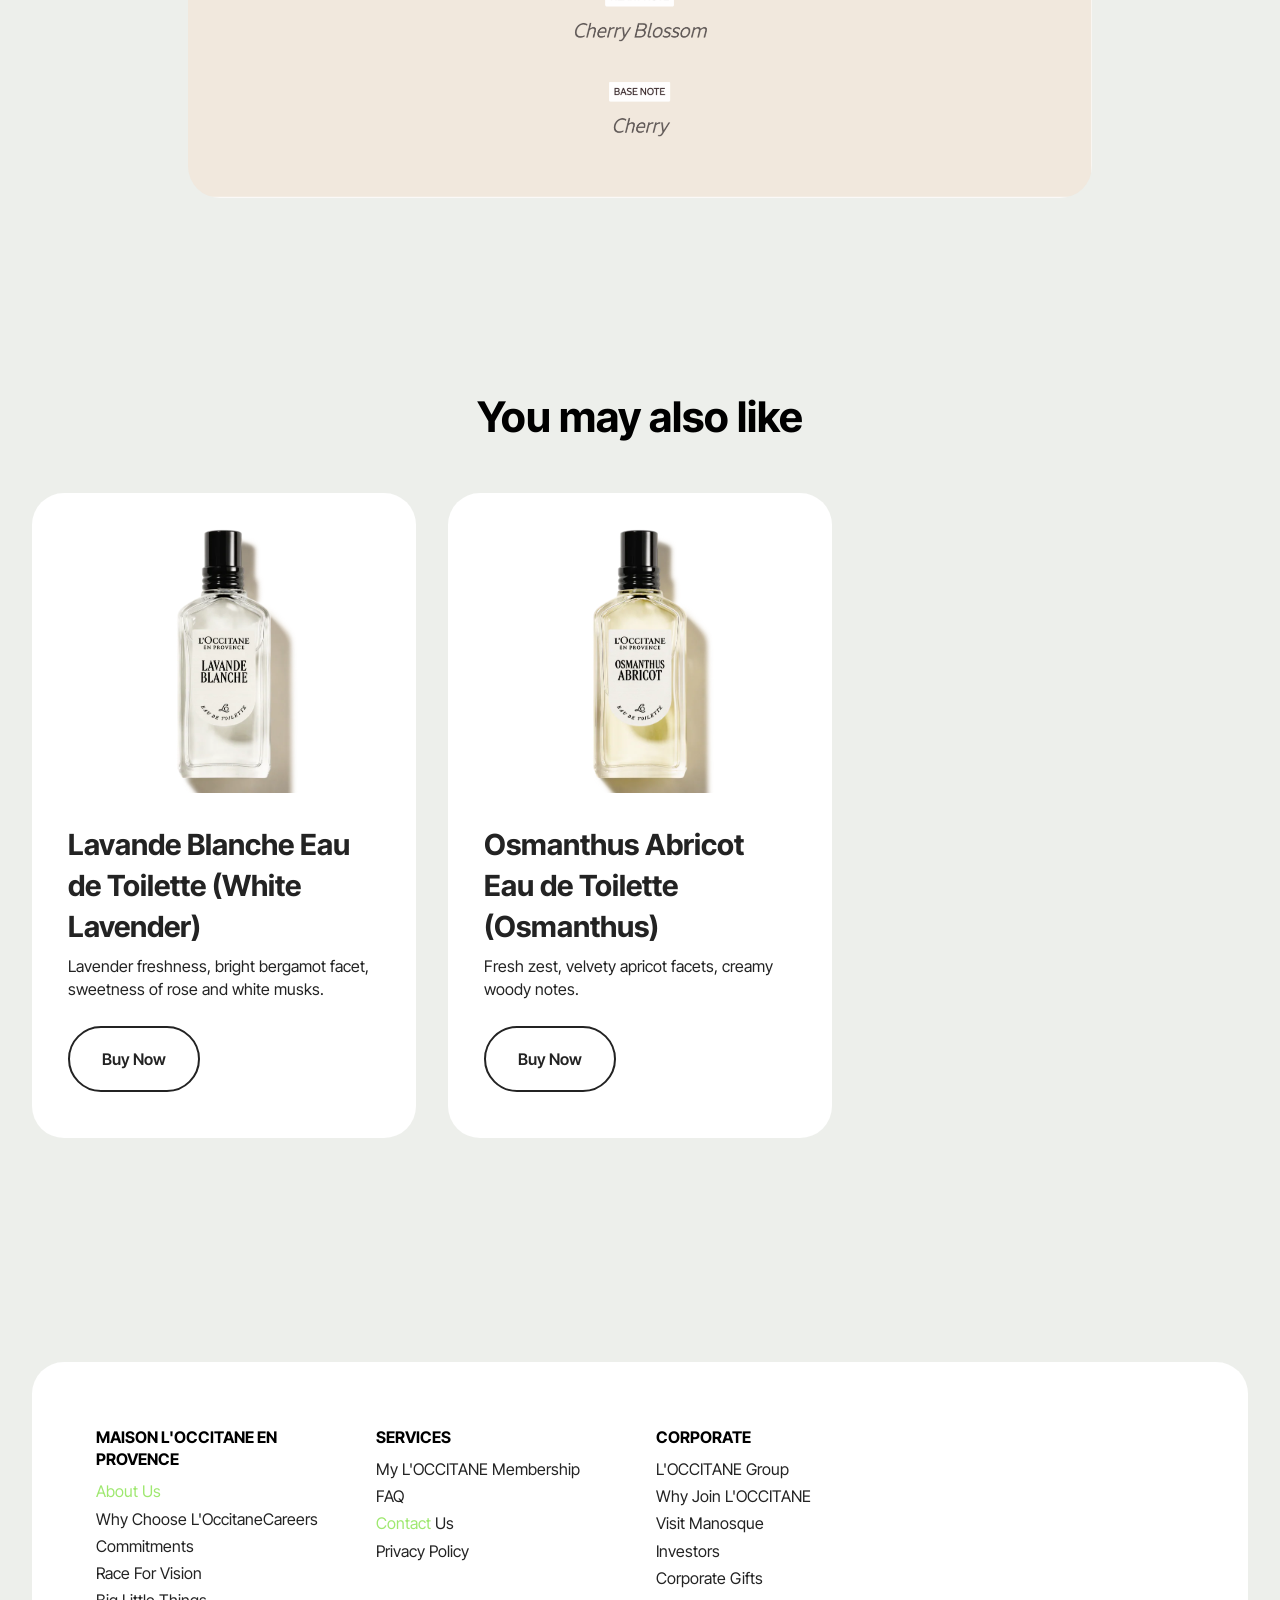
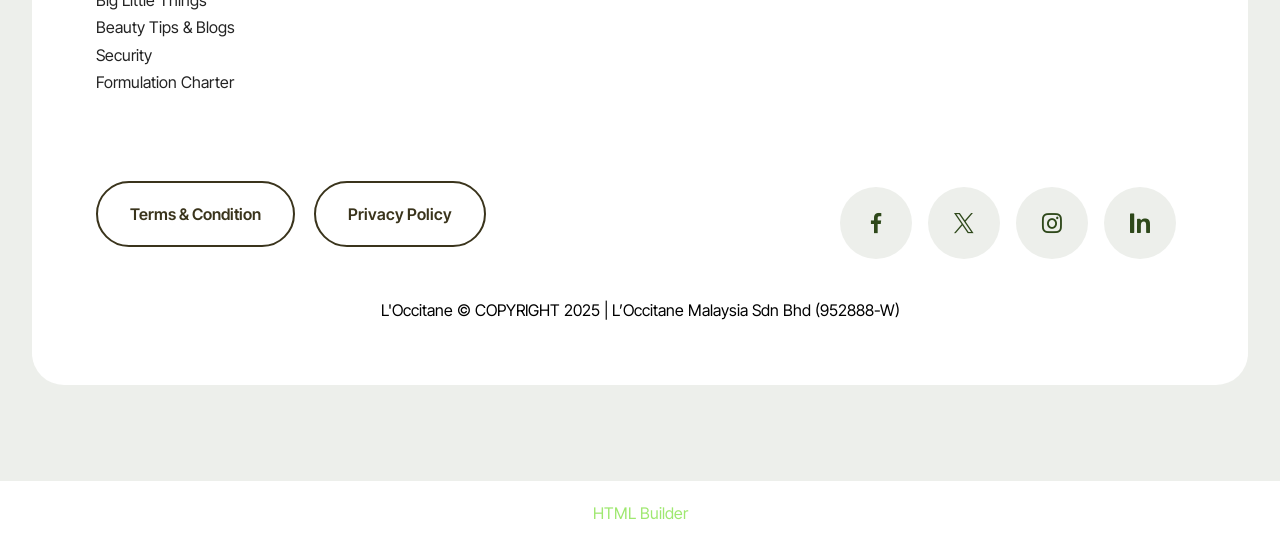
<file: Fleurs de Cerisier Eau de Toilette (Cherry Blossom).html>
<!DOCTYPE html>
<html  >
<head>
  <!-- Site made with Mobirise Website Builder v6.1.4, https://mobirise.com -->
  <meta charset="UTF-8">
  <meta http-equiv="X-UA-Compatible" content="IE=edge">
  <meta name="generator" content="Mobirise v6.1.4, mobirise.com">
  <meta name="viewport" content="width=device-width, initial-scale=1, minimum-scale=1">
  <link rel="shortcut icon" href="assets/images/logotype-blancbrule.svg" type="image/x-icon">
  <meta name="description" content="">
  
  
  <title>Fleurs de Cerisier Eau de Toilette (Cherry Blossom)</title>
  <link rel="stylesheet" href="assets/web/assets/mobirise-icons2/mobirise2.css">
  <link rel="stylesheet" href="assets/bootstrap/css/bootstrap.min.css">
  <link rel="stylesheet" href="assets/dropdown/css/style.css">
  <link rel="stylesheet" href="assets/socicon/css/styles.css">
  <link rel="stylesheet" href="assets/theme/css/style.css">
  <link rel="preload" href="https://fonts.googleapis.com/css?family=Inter+Tight:100,200,300,400,500,600,700,800,900,100i,200i,300i,400i,500i,600i,700i,800i,900i&display=swap" as="style" onload="this.onload=null;this.rel='stylesheet'">
  <noscript><link rel="stylesheet" href="https://fonts.googleapis.com/css?family=Inter+Tight:100,200,300,400,500,600,700,800,900,100i,200i,300i,400i,500i,600i,700i,800i,900i&display=swap"></noscript>
  <link rel="preload" as="style" href="assets/mobirise/css/mbr-additional.css?v=xrFSDs"><link rel="stylesheet" href="assets/mobirise/css/mbr-additional.css?v=xrFSDs" type="text/css">

  
  
  
</head>
<body>
  
  <section data-bs-version="5.1" class="menu menu6 cid-uYOzyYFF2a" once="menu" id="menu06-23">
	

	<nav class="navbar navbar-dropdown opacityScrollOff navbar-fixed-top navbar-expand-lg">
		<div class="container">
			<div class="navbar-brand">
				<span class="navbar-logo">
					<a href="https://mobiri.se">
						<img src="assets/images/logotype-blancbrule.svg" alt="Mobirise Website Builder" style="height: 2.1rem;">
					</a>
				</span>
				<span class="navbar-caption-wrap"><a class="navbar-caption text-black display-4" href="https://mobiri.se">L'OCCITANE EN PROVENCE</a></span>
			</div>
			<button class="navbar-toggler" type="button" data-toggle="collapse" data-bs-toggle="collapse" data-target="#navbarSupportedContent" data-bs-target="#navbarSupportedContent" aria-controls="navbarNavAltMarkup" aria-expanded="false" aria-label="Toggle navigation">
				<div class="hamburger">
					<span></span>
					<span></span>
					<span></span>
					<span></span>
				</div>
			</button>
			<div class="collapse navbar-collapse opacityScrollOff" id="navbarSupportedContent">
				<ul class="navbar-nav nav-dropdown" data-app-modern-menu="true"><li class="nav-item">
						<a class="nav-link link text-white text-primary display-4" href="index.html">Home</a>
					</li><li class="nav-item"><a class="nav-link link text-white text-primary display-4" href="about.html">About</a></li>
					<li class="nav-item">
						<a class="nav-link link text-white text-primary display-4" href="instoreservices.html" aria-expanded="false">In-store Services</a>
					</li>
					<li class="nav-item">
						<a class="nav-link link text-white text-primary display-4" href="contact.html">Contacts</a>
					</li></ul>
				
				<div class="navbar-buttons mbr-section-btn"><a class="btn btn-black-outline display-4" href="https://mobiri.se">Login</a></div>
			</div>
		</div>
	</nav>
</section>

<section data-bs-version="5.1" class="features024 cid-uYVaPwOhFi" id="features024-25">
  

  
  

  <div class="container">
    <div class="row justify-content-center align-items-center">
      <div class="col-12">
        <div class="card-wrapper">
          <div class="row">
            <div class="col-12 col-md-12 col-lg-6 image-wrapper">
              <img class="w-100" src="assets/images/fleurs-de-cerisier-eau-de-toilette-cherry-blossom.webp" alt="Mobirise Website Builder">
            </div>
            <div class="col-12 col-lg col-md-12">
              <div class="text-wrapper align-left">
                <h5 class="mbr-section-title mbr-fonts-style mb-4 display-2"><strong>Fleurs de Cerisier Eau de Toilette (Cherry Blossom)</strong></h5>
                <p class="price mbr-fonts-style mb-4 display-7">
                  10 ml, RM110.00<br>50 ml, RM330.00</p>
                <p class="mbr-text mbr-fonts-style mb-4 display-7">Delicate flowers, fresh red berries, soft musky notes.<br><br>The cherry tree is part of the Provencal landscape.<br>It is widespread in the Apt region.<br>This tree changes colors with the seasons, a source of inspiration for the artists: pure white in spring, bright red in summer, soft green in autumn.... The Cherry Blossom Roll-On Eau de Toilette Intense offers all the delicacy and softness of this fruity floral fragrance in a concentrated formula perfect for fragrant touch-ups throughout the day.<br>Contains a cherry extract from the Luberon region of southern France.&nbsp;<br><br>INCI list<br>ALCOHOL DENAT. - AQUA/WATER - PARFUM/FRAGRANCE - PRUNUS CERASUS (BITTER CHERRY) FRUIT EXTRACT - PROPYLENE GLYCOL - ALCOHOL - TRIS(TETRAMETHYLHYDROXYPIPERIDINOL) CITRATE - CITRONELLOL - COUMARIN - EUGENOL - GERANIOL - LIMONENE - LINALOOL - CI 19140/YELLOW 5 - CI 17200/RED 33 - CI 14700/RED 4 - CI 42090/BLUE 1&nbsp;<br></p>
                <div class="mbr-section-btn mt-3"><a class="btn btn-lg btn-black display-7" href="https://mobiri.se">10 ml</a> <a class="btn btn-lg btn-black display-7" href="https://mobiri.se">50 ml</a></div>
              </div>
            </div>
          </div>
        </div>
      </div>
    </div>
  </div>
</section>

<section data-bs-version="5.1" class="people07 cid-uYVhruiZiE" id="people07-2a">
    
    <div class="container">
        <div class="row justify-content-center">
            <div class="col-md-12 col-lg-8">
                <p class="card-text mbr-fonts-style display-7">
                    For optimum diffusion, apply your Eau de Toilette on your pulse points - neck and wrists - these are particularly warm spots of the body. To perfume the clothes, spray at a distance of 10 cm. Perfect and complete your fragrance ritual to sublimate the unique scent of Fleurs de Cerisier with the Perfumed Shower Gel and the Perfumed Body Lotion.
                </p>
                
                <p class="card-title mbr-fonts-style mt-3 display-7"><strong>Application tips</strong><br></p>
            </div>
        </div>
    </div>
</section>

<section data-bs-version="5.1" class="image3 cid-uYVenn8oCr" id="image03-29">
  

  
  

  <div class="container">
    <div class="row justify-content-center">
      <div class="col-12 col-lg-9">
        <h4 class="mbr-description mbr-fonts-style mb-3 align-center display-5"><strong>THE SCENT. THE SYMPHONY.</strong></h4>
        <p class="mbr-description mbr-fonts-style mb-4 align-center display-7">Be inspired by this poetic fragrance.<br></p>
        <div class="image-wrapper">
          <img class="w-100" src="assets/images/screenshot202025-10-0720at203.14.31e280afpm-1785x738.png" alt="Mobirise Website Builder">
        </div>
      </div>
    </div>
  </div>
</section>

<section data-bs-version="5.1" class="pricing02 cid-uYVl1RwABS" id="pricing02-2h">
  
  
  <div class="container">
    <div class="row justify-content-center">
      <div class="col-12 content-head">
        <div class="mbr-section-head mb-5">
          <h4 class="mbr-section-title mbr-fonts-style align-center mb-0 display-2"><strong>You may also like</strong></h4>
          
          
        </div>
      </div>
    </div>
    <div class="row">
      <div class="item features-image col-12 col-md-6 col-lg-4">
        <div class="item-wrapper">
          <div class="item-img">
            <img src="assets/images/lavande-blanche-eau-de-toilette-white-lavender.webp" alt="Mobirise Website Builder">
          </div>
          <div class="item-content">
            <h5 class="item-title mbr-fonts-style display-5"><strong>Lavande Blanche Eau de Toilette (White Lavender)</strong></h5>
            
            <p class="mbr-text mbr-fonts-style display-7">
              Lavender freshness, bright bergamot facet, sweetness of rose and white musks.
            </p>
            <div class="mbr-section-btn item-footer"><a href="Lavande Blanche Eau de Toilette (White Lavender).html" class="btn item-btn btn-black-outline display-7">Buy Now</a></div>
          </div>

        </div>
      </div>
      <div class="item features-image col-12 col-md-6 col-lg-4">
        <div class="item-wrapper">
          <div class="item-img">
            <img src="assets/images/osmanthus-abricot-eau-de-toilette-osmanthus.webp" alt="Mobirise Website Builder">
          </div>
          <div class="item-content">
            <h5 class="item-title mbr-fonts-style display-5"><strong>Osmanthus Abricot Eau de Toilette (Osmanthus)</strong></h5>
            
            <p class="mbr-text mbr-fonts-style display-7">
              Fresh zest, velvety apricot facets, creamy woody notes.
            </p>
            <div class="mbr-section-btn item-footer"><a href="page7.html" class="btn item-btn btn-black-outline display-7">Buy Now</a></div>
          </div>
        </div>
      </div>
      
    </div>
  </div>
</section>

<section data-bs-version="5.1" class="footer1 cid-uYOrCljqAF" once="footers" id="footer01-24">
	

	
	
	<div class="container">
		<div class="row mbr-white">
			<div class="col-12 col-md-6 col-lg-3">
				<h5 class="mbr-section-subtitle mbr-fonts-style mb-2 display-4"><strong>MAISON L'OCCITANE EN PROVENCE</strong></h5>
				<ul class="list mbr-fonts-style display-7">
					<li class="mbr-text item-wrap"><a href="about.html" class="text-primary">About Us</a></li><a href="about.html" class="text-primary">
					</a><li class="mbr-text item-wrap"><span style="font-size: calc(1rem + 0 * ((100vw - 62rem) / 25));">Why Choose L'OccitaneCareers</span><br></li>
					<li class="mbr-text item-wrap">Commitments</li>
					<li class="mbr-text item-wrap">Race For Vision</li><li class="mbr-text item-wrap">Big Little Things</li><li class="mbr-text item-wrap">Beauty Tips &amp; Blogs</li><li class="mbr-text item-wrap">Security</li><li class="mbr-text item-wrap">Formulation Charter</li><li class="mbr-text item-wrap"><br></li>
				</ul>
			</div>
			<div class="col-12 col-md-6 col-lg-3">
				<h5 class="mbr-section-subtitle mbr-fonts-style mb-2 display-4">
					<strong>SERVICES</strong>
				</h5>
				<ul class="list mbr-fonts-style display-7">
					<li class="mbr-text item-wrap">My L'OCCITANE Membership</li>
					<li class="mbr-text item-wrap">FAQ</li>
					<li class="mbr-text item-wrap"><a href="contact.html" class="text-primary">Contact</a> Us</li>
					<li class="mbr-text item-wrap">Privacy Policy</li>
				</ul>
			</div>
			<div class="col-12 col-md-6 col-lg-3">
				<h5 class="mbr-section-subtitle mbr-fonts-style mb-2 display-4">
					<strong>CORPORATE</strong>
				</h5>
				<ul class="list mbr-fonts-style display-7">
					<li class="mbr-text item-wrap">L'OCCITANE Group</li>
					<li class="mbr-text item-wrap">Why Join L'OCCITANE</li>
					<li class="mbr-text item-wrap">Visit Manosque</li>
					<li class="mbr-text item-wrap">Investors</li>
					<li class="mbr-text item-wrap">Corporate Gifts</li>
				</ul>
			</div>
			<div class="col-12 col-md-6 col-lg-3">
				<h5 class="mbr-section-subtitle mbr-fonts-style mb-2 display-5"></h5>
				<ul class="list mbr-fonts-style display-7">
					<li class="mbr-text item-wrap"><br></li>
					<li class="mbr-text item-wrap"><br></li>
					<li class="mbr-text item-wrap"><br></li>
					<li class="mbr-text item-wrap"><br></li>
				</ul>
			</div>
			<div class="col-12 mt-5 footer-col">
				<div class="mbr-section-btn align-left"><a class="btn btn-success-outline display-7" href="https://mobiri.se">Terms &amp; Condition</a>
					<a class="btn btn-success-outline display-7" href="https://mobiri.se">Privacy Policy</a></div>

				<div class="social-row mt-2 display-7">
					<div class="soc-item">
						<a href="https://mobiri.se/">
							<span class="mbr-iconfont socicon socicon-facebook"></span>
						</a>
					</div>
					<div class="soc-item">
						<a href="https://mobiri.se/">
							<span class="mbr-iconfont socicon socicon-twitter"></span>
						</a>
					</div>
					<div class="soc-item">
						<a href="https://mobiri.se/">
							<span class="mbr-iconfont socicon socicon-instagram"></span>
						</a>
					</div>
					<div class="soc-item">
						<a href="https://mobiri.se/">
							<span class="mbr-iconfont socicon-logmein socicon"></span>
						</a>
					</div>
				</div>
			</div>
			<div class="col-12 mt-4">
				<p class="mbr-text mb-0 mbr-fonts-style copyright align-center display-7">
					L'Occitane © COPYRIGHT 2025 | L’Occitane Malaysia Sdn Bhd (952888-W)
				</p>
			</div>
		</div>
	</div>
</section><section class="display-7" style="padding: 0;align-items: center;justify-content: center;flex-wrap: wrap;    align-content: center;display: flex;position: relative;height: 4rem;"><a href="https://mobiri.se/4250552" style="flex: 1 1;height: 4rem;position: absolute;width: 100%;z-index: 1;"><img alt="" style="height: 4rem;" src="[data-uri]"></a><p style="margin: 0;text-align: center;" class="display-7">&#8204;</p><a style="z-index:1" href="https://mobirise.com/html-builder.html">HTML Builder</a></section><script src="assets/bootstrap/js/bootstrap.bundle.min.js"></script>  <script src="assets/smoothscroll/smooth-scroll.js"></script>  <script src="assets/ytplayer/index.js"></script>  <script src="assets/dropdown/js/navbar-dropdown.js"></script>  <script src="assets/theme/js/script.js"></script>  
  
  
</body>
</html>
</file>
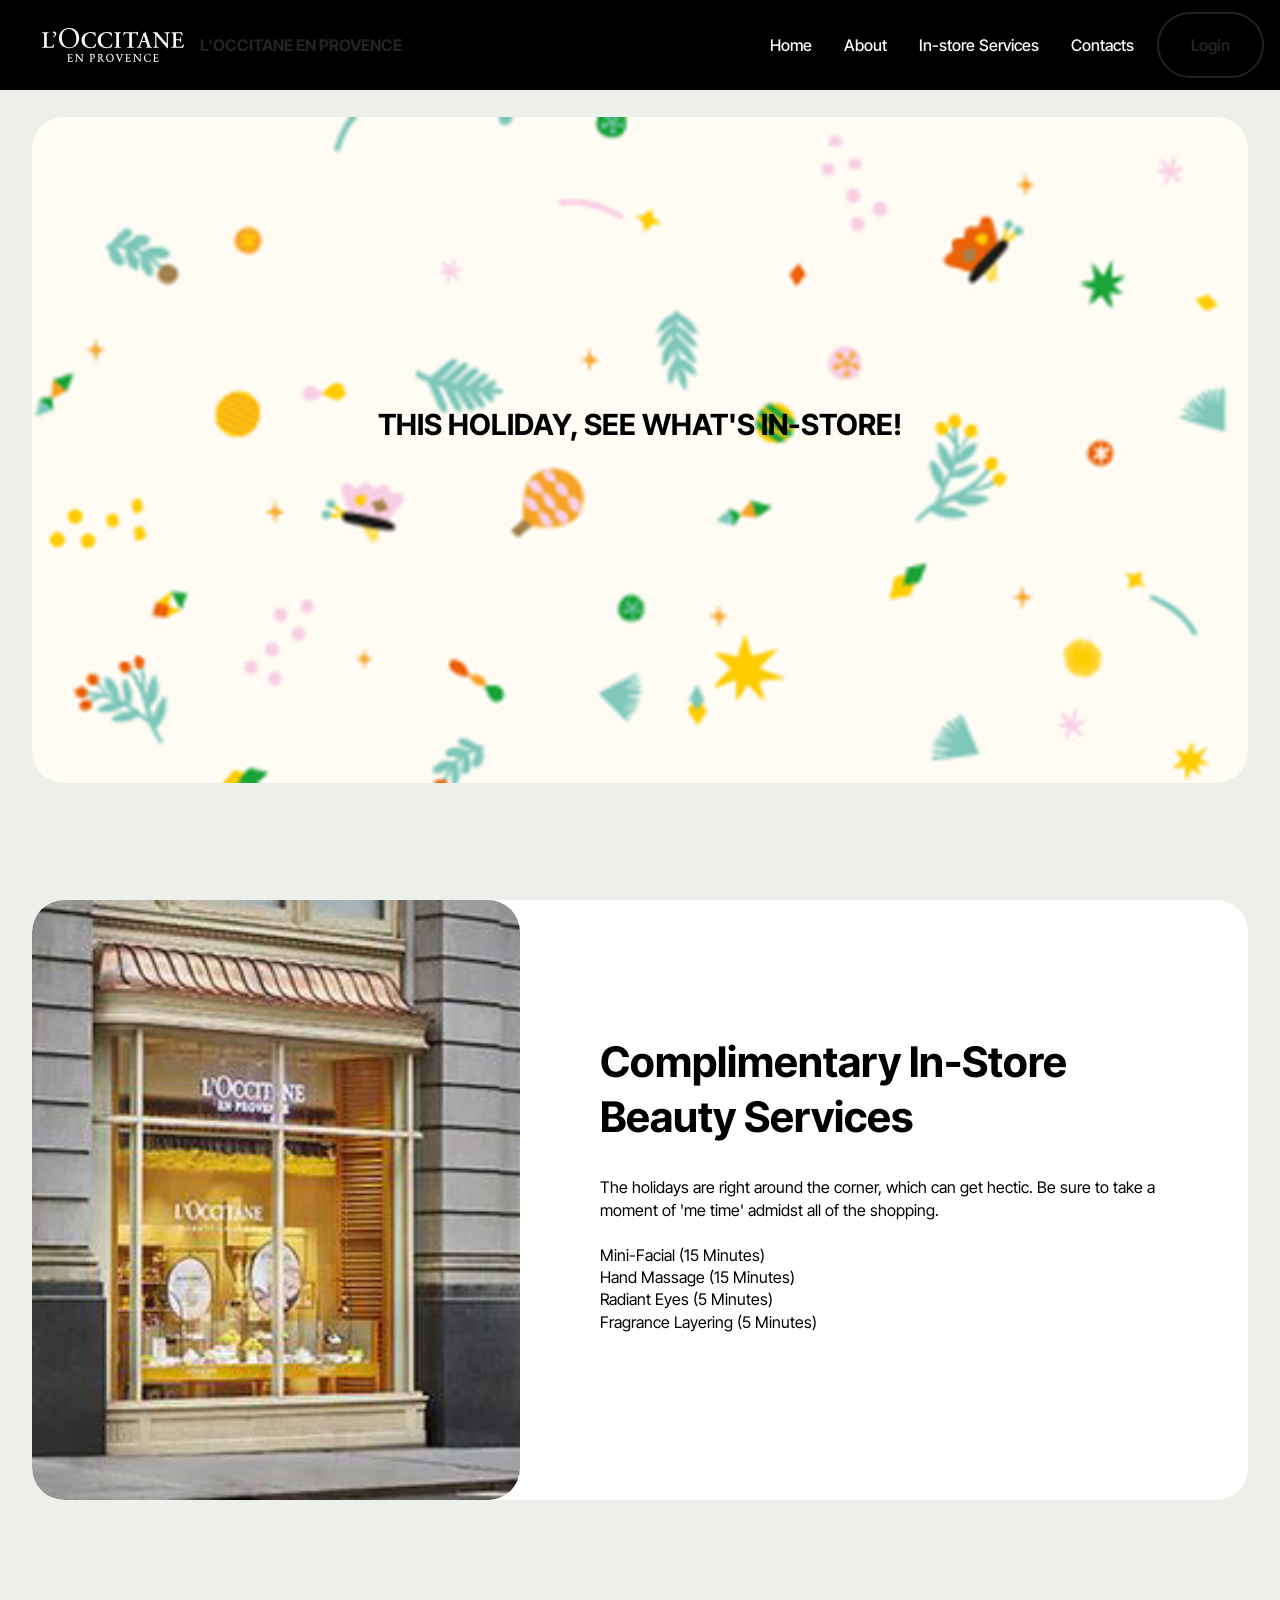
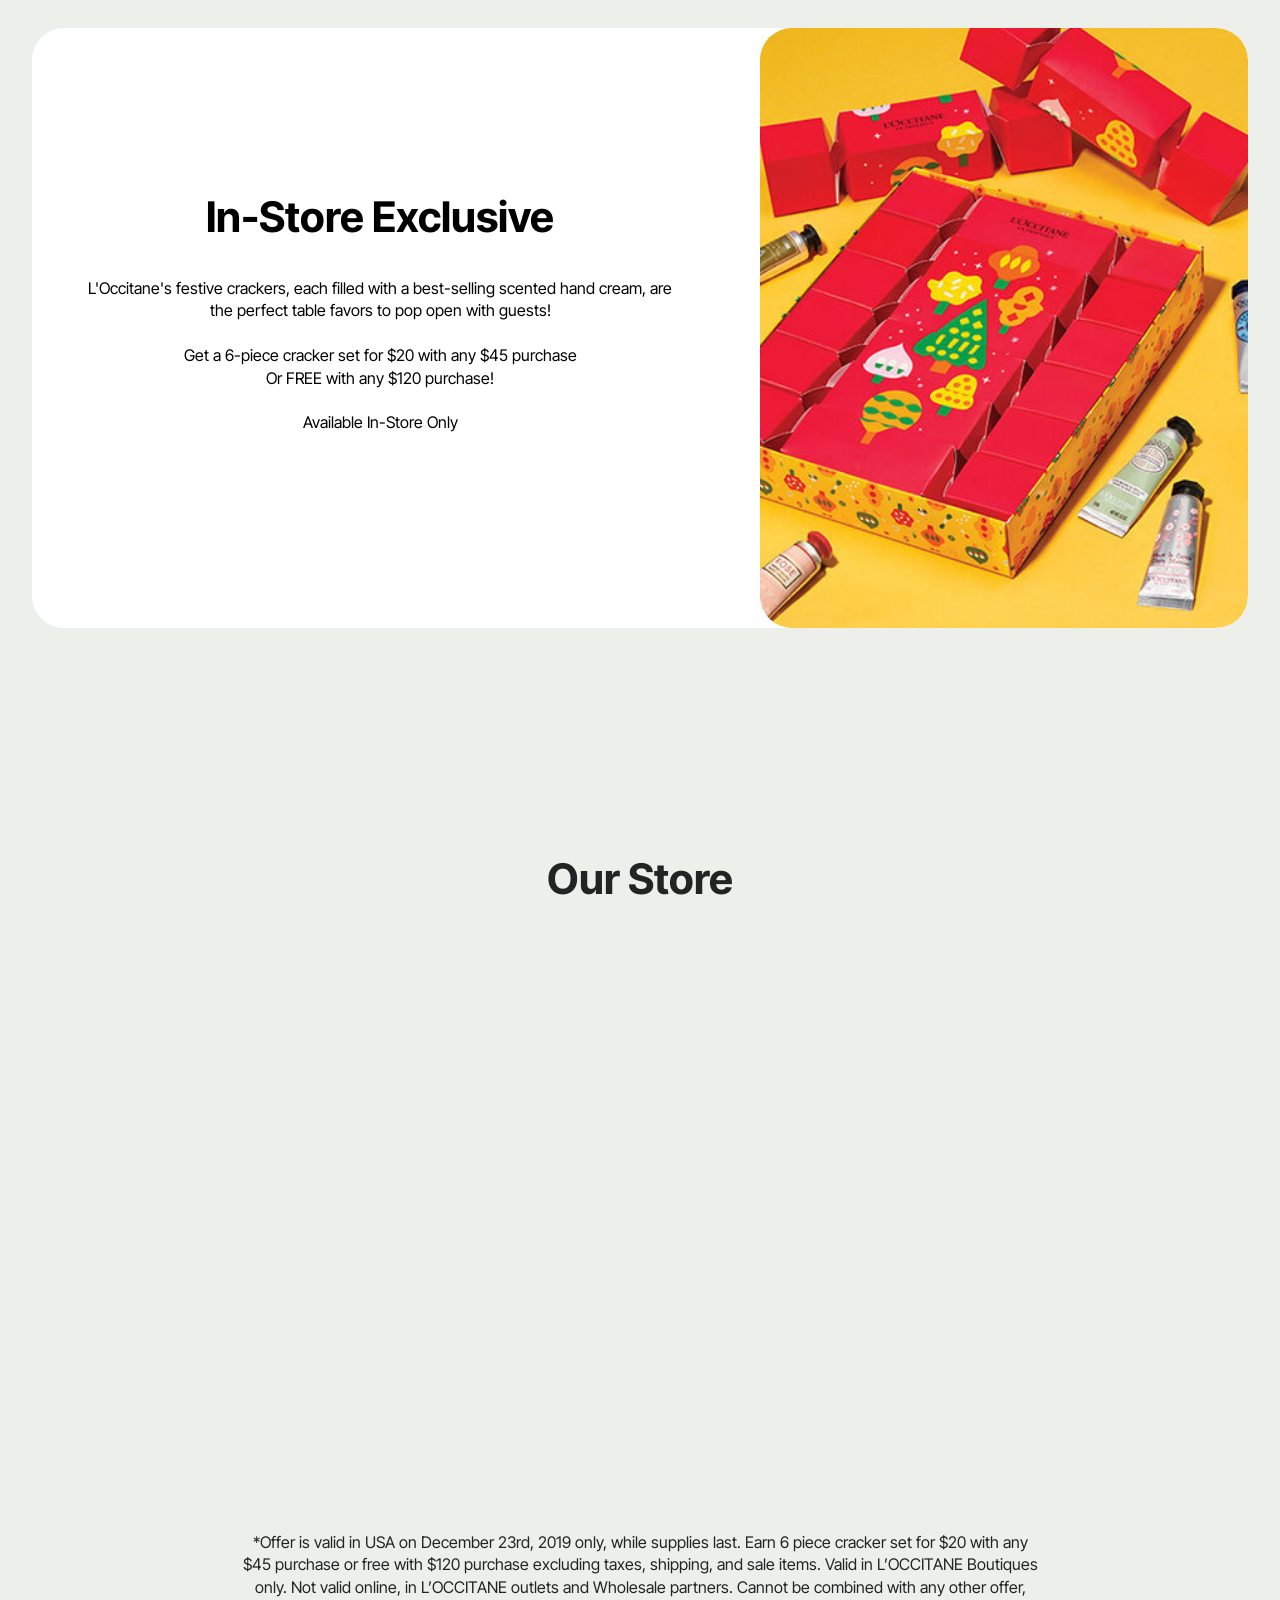
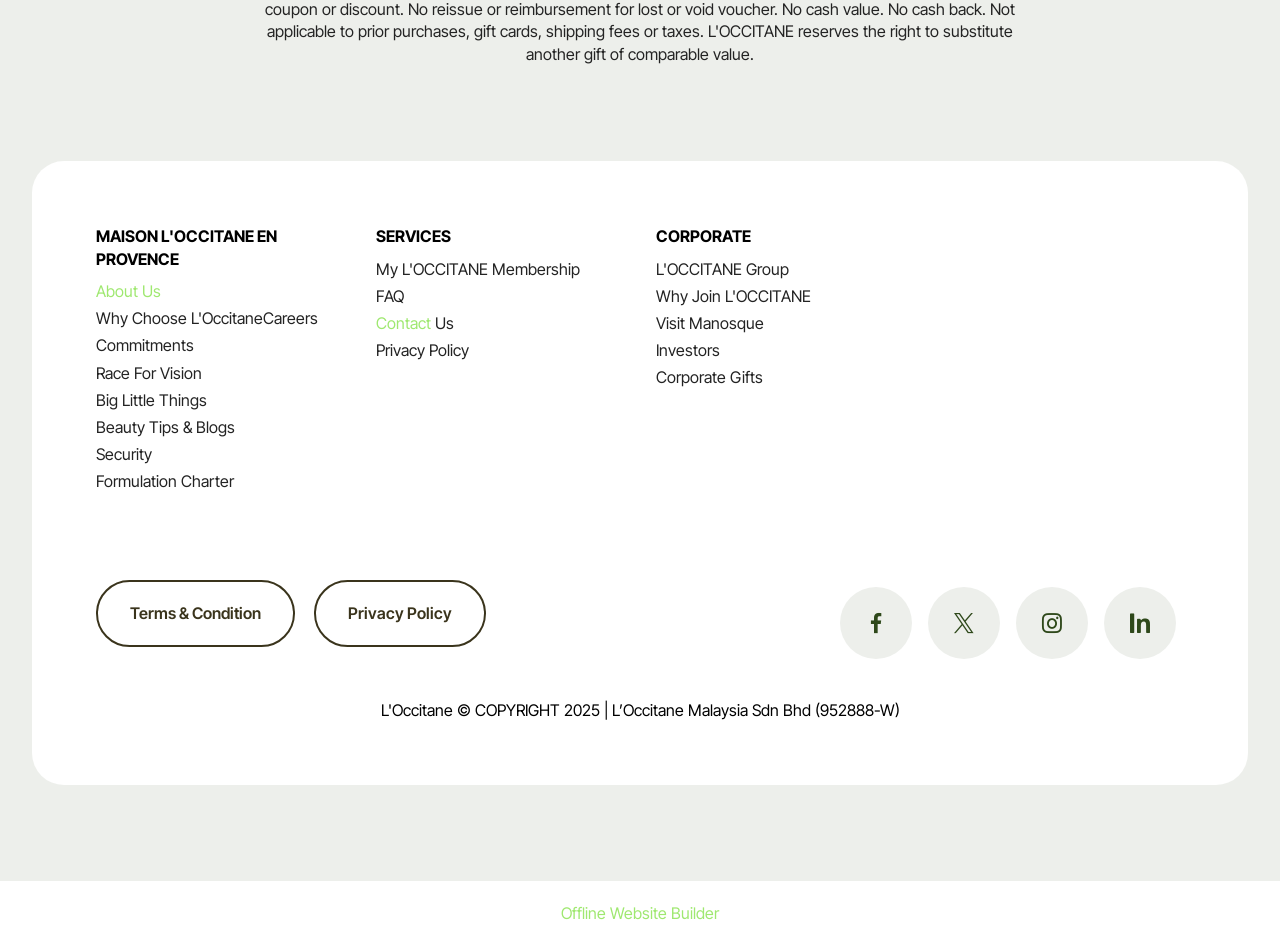
<file: instoreservices.html>
<!DOCTYPE html>
<html  >
<head>
  <!-- Site made with Mobirise Website Builder v6.1.4, https://mobirise.com -->
  <meta charset="UTF-8">
  <meta http-equiv="X-UA-Compatible" content="IE=edge">
  <meta name="generator" content="Mobirise v6.1.4, mobirise.com">
  <meta name="viewport" content="width=device-width, initial-scale=1, minimum-scale=1">
  <link rel="shortcut icon" href="assets/images/logotype-blancbrule.svg" type="image/x-icon">
  <meta name="description" content="">
  
  
  <title>In store Services | RYAN</title>
  <link rel="stylesheet" href="assets/web/assets/mobirise-icons2/mobirise2.css">
  <link rel="stylesheet" href="assets/bootstrap/css/bootstrap.min.css">
  <link rel="stylesheet" href="assets/dropdown/css/style.css">
  <link rel="stylesheet" href="assets/socicon/css/styles.css">
  <link rel="stylesheet" href="assets/theme/css/style.css">
  <link rel="preload" href="https://fonts.googleapis.com/css?family=Inter+Tight:100,200,300,400,500,600,700,800,900,100i,200i,300i,400i,500i,600i,700i,800i,900i&display=swap" as="style" onload="this.onload=null;this.rel='stylesheet'">
  <noscript><link rel="stylesheet" href="https://fonts.googleapis.com/css?family=Inter+Tight:100,200,300,400,500,600,700,800,900,100i,200i,300i,400i,500i,600i,700i,800i,900i&display=swap"></noscript>
  <link rel="preload" as="style" href="assets/mobirise/css/mbr-additional.css?v=qD4PWk"><link rel="stylesheet" href="assets/mobirise/css/mbr-additional.css?v=qD4PWk" type="text/css">

  
  
  
</head>
<body>
  
  <section data-bs-version="5.1" class="menu menu6 cid-uYV27uUBDn" once="menu" id="menu06-1m">
	

	<nav class="navbar navbar-dropdown opacityScrollOff navbar-fixed-top navbar-expand-lg">
		<div class="container">
			<div class="navbar-brand">
				<span class="navbar-logo">
					<a href="https://mobiri.se">
						<img src="assets/images/logotype-blancbrule.svg" alt="Mobirise Website Builder" style="height: 2.1rem;">
					</a>
				</span>
				<span class="navbar-caption-wrap"><a class="navbar-caption text-black display-4" href="https://mobiri.se">L'OCCITANE EN PROVENCE</a></span>
			</div>
			<button class="navbar-toggler" type="button" data-toggle="collapse" data-bs-toggle="collapse" data-target="#navbarSupportedContent" data-bs-target="#navbarSupportedContent" aria-controls="navbarNavAltMarkup" aria-expanded="false" aria-label="Toggle navigation">
				<div class="hamburger">
					<span></span>
					<span></span>
					<span></span>
					<span></span>
				</div>
			</button>
			<div class="collapse navbar-collapse opacityScrollOff" id="navbarSupportedContent">
				<ul class="navbar-nav nav-dropdown" data-app-modern-menu="true"><li class="nav-item">
						<a class="nav-link link text-white text-primary display-4" href="index.html">Home</a>
					</li><li class="nav-item"><a class="nav-link link text-white text-primary display-4" href="about.html">About</a></li>
					<li class="nav-item">
						<a class="nav-link link text-white text-primary display-4" href="instoreservices.html" aria-expanded="false">In-store Services</a>
					</li>
					<li class="nav-item">
						<a class="nav-link link text-white text-primary display-4" href="contact.html">Contacts</a>
					</li></ul>
				
				<div class="navbar-buttons mbr-section-btn"><a class="btn btn-black-outline display-4" href="https://mobiri.se">Login</a></div>
			</div>
		</div>
	</nav>
</section>

<section data-bs-version="5.1" class="image07 cid-uYV2UIXpwR mbr-fullscreen" id="image07-1w">
  

  
  
  <div class="container">
    <div class="row justify-content-center">
      <div class="card col-12 col-lg-12">
        <div class="card-wrapper wrap">
          <div class="card-box align-center">
           <h1 class="card-title mbr-fonts-style display-5"><strong>THIS HOLIDAY, SEE WHAT'S IN-STORE!</strong><div><strong><br></strong></div></h1>
            
            
          </div>
        </div>
      </div>
    </div>

    
  </div>
</section>

<section data-bs-version="5.1" class="start article05 cid-uYV56SY5jk" id="article05-1y">
  

  
  

  <div class="container">
    <div class="row justify-content-center align-items-center">
      <div class="col-12">
        <div class="card-wrapper">
          <div class="row">
            <div class="col-12 col-md-12 col-lg-5 image-wrapper">
              <img class="w-100" src="assets/images/storefront-555x264.jpg" alt="Mobirise Website Builder">
            </div>
            <div class="col-12 col-lg col-md-12">
              <div class="text-wrapper align-left">
                <h1 class="mbr-section-title mbr-fonts-style mb-4 display-2"><strong>Complimentary In-Store Beauty Services</strong></h1>
                <p class="mbr-text mbr-fonts-style mb-4 display-7">The holidays are right around the corner, which can get hectic. Be sure to take a moment of 'me time' admidst all of the shopping.<br><br>Mini-Facial (15 Minutes)<br>Hand Massage (15 Minutes)<br>Radiant Eyes (5 Minutes)<br>Fragrance Layering (5 Minutes)<br>
                </p>
                
              </div>
            </div>
          </div>
        </div>
      </div>
    </div>
  </div>
</section>

<section data-bs-version="5.1" class="start article05 cid-uYV5IqOvJ2" id="article05-1z">
  

  
  

  <div class="container">
    <div class="row justify-content-center align-items-center">
      <div class="col-12">
        <div class="card-wrapper">
          <div class="row">
            <div class="col-12 col-md-12 col-lg-5 image-wrapper">
              <img class="w-100" src="assets/images/surprise-790x500-754x477.jpg" alt="Mobirise Website Builder">
            </div>
            <div class="col-12 col-lg col-md-12">
              <div class="text-wrapper align-left">
                <h1 class="mbr-section-title mbr-fonts-style mb-4 display-2"><strong>In-Store Exclusive</strong></h1>
                <p class="mbr-text mbr-fonts-style mb-4 display-7">L'Occitane's festive crackers, each filled with a best-selling scented hand cream, are the perfect table favors to pop open with guests!  <br><br>Get a 6-piece cracker set for $20 with any $45 purchase<br>Or FREE with any $120 purchase!<br><br>Available In-Store Only<br>
                </p>
                
              </div>
            </div>
          </div>
        </div>
      </div>
    </div>
  </div>
</section>

<section data-bs-version="5.1" class="map1 cid-uYV27zyoz4" id="map01-1u">
	
	
	
	<div class="container">
		<div class="row justify-content-center">
			<div class="col-12 content-head">
				<div class="mbr-section-head mb-5">
					<h3 class="mbr-section-title mbr-fonts-style align-center mb-0 display-2">
						<strong>Our Store</strong></h3>
					
				</div>
			</div>
		</div>
		<div class="google-map"><iframe frameborder="0" style="border:0" src="https://www.google.com/maps/embed?pb=!1m14!1m8!1m3!1d6045.3003145248895!2d-73.9884657!3d40.7477229!3m2!1i1024!2i768!4f13.1!3m3!1m2!1s0x89c259a9ac1f1b85%3A0x7e33d1c0e7af3be4!2zMzUwIDV0aCBBdmUsIE5ldyBZb3JrLCBOWSAxMDExOCwg0KHQqNCQ!5e0!3m2!1sru!2sru!4v1689597362021!5m2!1sen!2sen" allowfullscreen=""></iframe></div>
	</div>
</section>

<section data-bs-version="5.1" class="people07 cid-uYV7pOdiT7" id="people07-22">
    
    <div class="container">
        <div class="row justify-content-center">
            <div class="col-md-12 col-lg-8">
                <p class="card-text mbr-fonts-style display-7">
                    *Offer is valid in USA on December 23rd, 2019 only, while supplies last. Earn 6 piece cracker set for $20 with any $45 purchase or free with $120 purchase excluding taxes, shipping, and sale items. Valid in L’OCCITANE Boutiques only. Not valid online, in L’OCCITANE outlets and Wholesale partners. Cannot be combined with any other offer, coupon or discount. No reissue or reimbursement for lost or void voucher. No cash value. No cash back. Not applicable to prior purchases, gift cards, shipping fees or taxes. L'OCCITANE reserves the right to substitute another gift of comparable value. 
                </p>
                
                
            </div>
        </div>
    </div>
</section>

<section data-bs-version="5.1" class="footer1 cid-uYV27zQc9A" once="footers" id="footer01-1v">
	

	
	
	<div class="container">
		<div class="row mbr-white">
			<div class="col-12 col-md-6 col-lg-3">
				<h5 class="mbr-section-subtitle mbr-fonts-style mb-2 display-4"><strong>MAISON L'OCCITANE EN PROVENCE</strong></h5>
				<ul class="list mbr-fonts-style display-7">
					<li class="mbr-text item-wrap"><a href="about.html" class="text-primary">About Us</a></li><a href="about.html" class="text-primary">
					</a><li class="mbr-text item-wrap"><span style="font-size: calc(1rem + 0 * ((100vw - 62rem) / 25));">Why Choose L'OccitaneCareers</span><br></li>
					<li class="mbr-text item-wrap">Commitments</li>
					<li class="mbr-text item-wrap">Race For Vision</li><li class="mbr-text item-wrap">Big Little Things</li><li class="mbr-text item-wrap">Beauty Tips &amp; Blogs</li><li class="mbr-text item-wrap">Security</li><li class="mbr-text item-wrap">Formulation Charter</li><li class="mbr-text item-wrap"><br></li>
				</ul>
			</div>
			<div class="col-12 col-md-6 col-lg-3">
				<h5 class="mbr-section-subtitle mbr-fonts-style mb-2 display-4">
					<strong>SERVICES</strong>
				</h5>
				<ul class="list mbr-fonts-style display-7">
					<li class="mbr-text item-wrap">My L'OCCITANE Membership</li>
					<li class="mbr-text item-wrap">FAQ</li>
					<li class="mbr-text item-wrap"><a href="contact.html" class="text-primary">Contact</a> Us</li>
					<li class="mbr-text item-wrap">Privacy Policy</li>
				</ul>
			</div>
			<div class="col-12 col-md-6 col-lg-3">
				<h5 class="mbr-section-subtitle mbr-fonts-style mb-2 display-4">
					<strong>CORPORATE</strong>
				</h5>
				<ul class="list mbr-fonts-style display-7">
					<li class="mbr-text item-wrap">L'OCCITANE Group</li>
					<li class="mbr-text item-wrap">Why Join L'OCCITANE</li>
					<li class="mbr-text item-wrap">Visit Manosque</li>
					<li class="mbr-text item-wrap">Investors</li>
					<li class="mbr-text item-wrap">Corporate Gifts</li>
				</ul>
			</div>
			<div class="col-12 col-md-6 col-lg-3">
				<h5 class="mbr-section-subtitle mbr-fonts-style mb-2 display-5"></h5>
				<ul class="list mbr-fonts-style display-7">
					<li class="mbr-text item-wrap"><br></li>
					<li class="mbr-text item-wrap"><br></li>
					<li class="mbr-text item-wrap"><br></li>
					<li class="mbr-text item-wrap"><br></li>
				</ul>
			</div>
			<div class="col-12 mt-5 footer-col">
				<div class="mbr-section-btn align-left"><a class="btn btn-success-outline display-7" href="https://mobiri.se">Terms &amp; Condition</a>
					<a class="btn btn-success-outline display-7" href="https://mobiri.se">Privacy Policy</a></div>

				<div class="social-row mt-2 display-7">
					<div class="soc-item">
						<a href="https://mobiri.se/">
							<span class="mbr-iconfont socicon socicon-facebook"></span>
						</a>
					</div>
					<div class="soc-item">
						<a href="https://mobiri.se/">
							<span class="mbr-iconfont socicon socicon-twitter"></span>
						</a>
					</div>
					<div class="soc-item">
						<a href="https://mobiri.se/">
							<span class="mbr-iconfont socicon socicon-instagram"></span>
						</a>
					</div>
					<div class="soc-item">
						<a href="https://mobiri.se/">
							<span class="mbr-iconfont socicon-logmein socicon"></span>
						</a>
					</div>
				</div>
			</div>
			<div class="col-12 mt-4">
				<p class="mbr-text mb-0 mbr-fonts-style copyright align-center display-7">
					L'Occitane © COPYRIGHT 2025 | L’Occitane Malaysia Sdn Bhd (952888-W)
				</p>
			</div>
		</div>
	</div>
</section><section class="display-7" style="padding: 0;align-items: center;justify-content: center;flex-wrap: wrap;    align-content: center;display: flex;position: relative;height: 4rem;"><a href="https://mobiri.se/4250552" style="flex: 1 1;height: 4rem;position: absolute;width: 100%;z-index: 1;"><img alt="" style="height: 4rem;" src="[data-uri]"></a><p style="margin: 0;text-align: center;" class="display-7">&#8204;</p><a style="z-index:1" href="https://mobirise.com/offline-website-builder.html">Offline Website Builder</a></section><script src="assets/bootstrap/js/bootstrap.bundle.min.js"></script>  <script src="assets/smoothscroll/smooth-scroll.js"></script>  <script src="assets/ytplayer/index.js"></script>  <script src="assets/dropdown/js/navbar-dropdown.js"></script>  <script src="assets/theme/js/script.js"></script>  
  
  
</body>
</html>
</file>
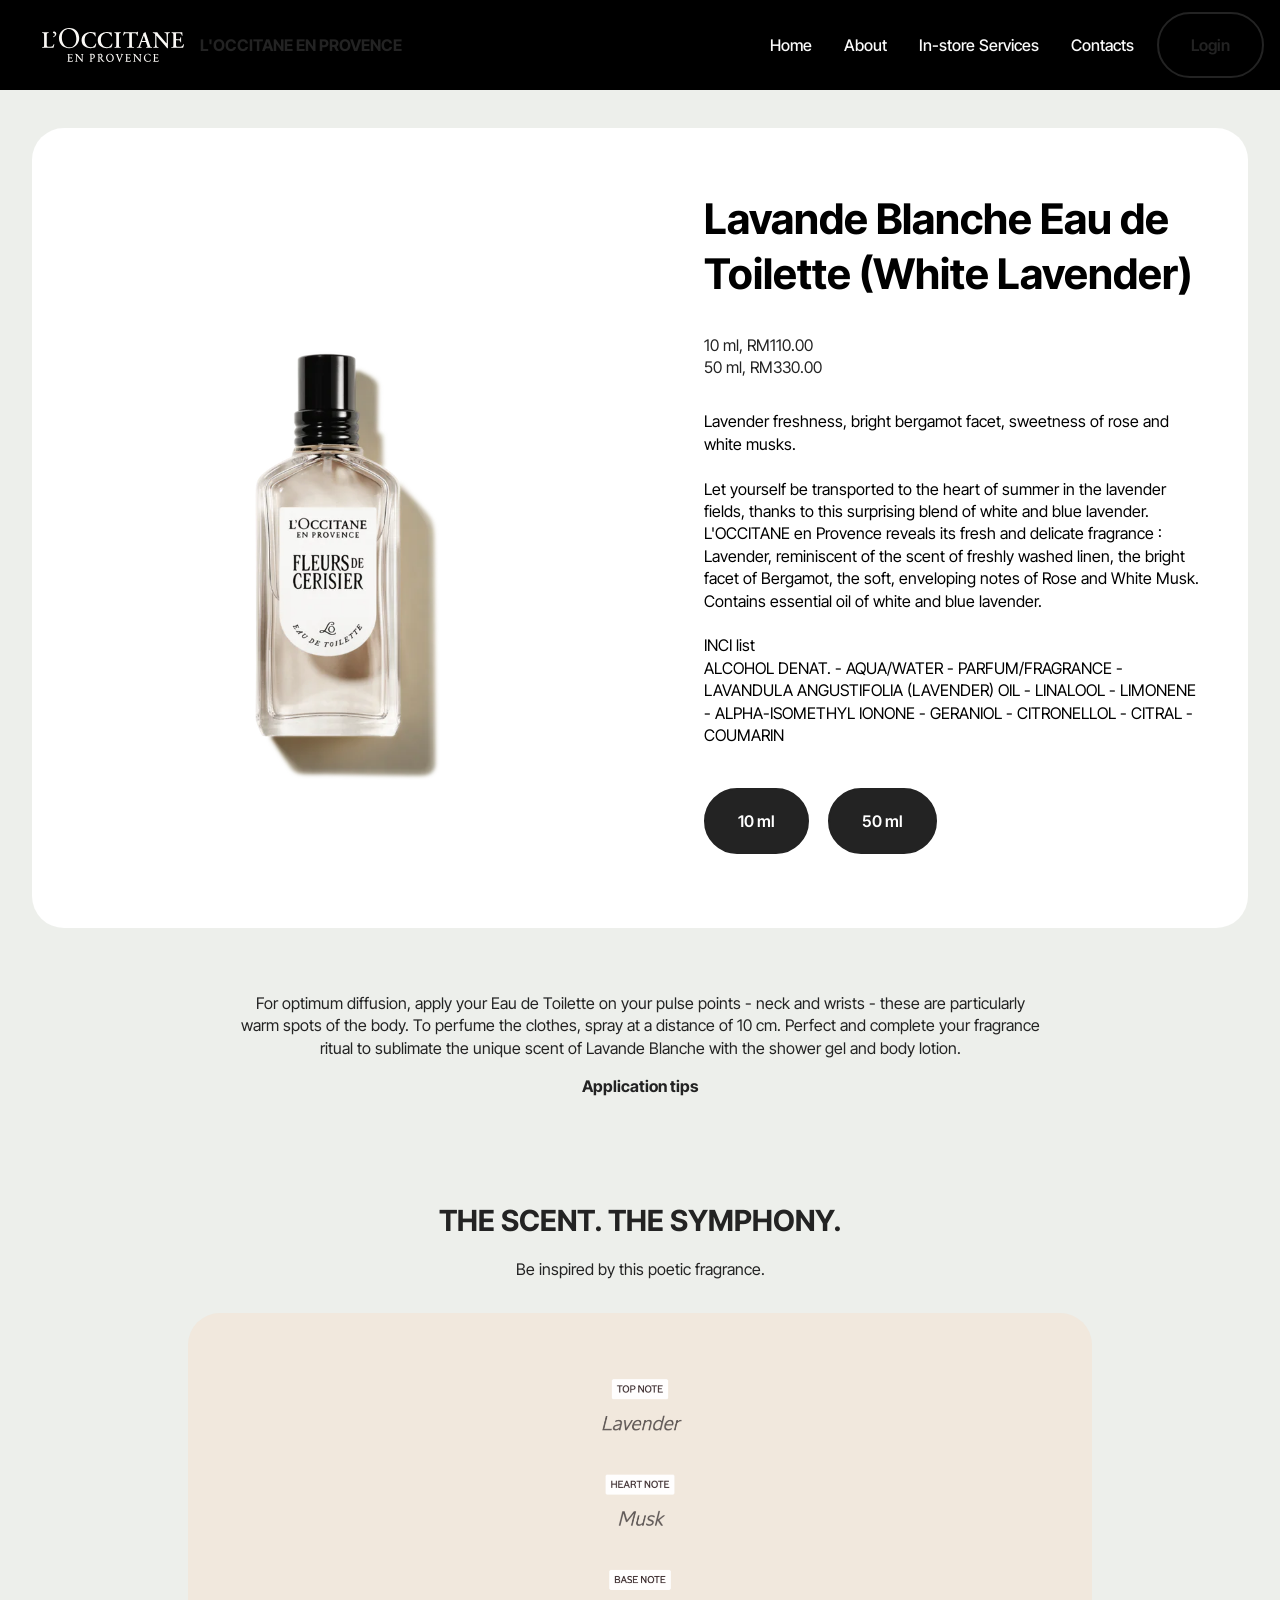
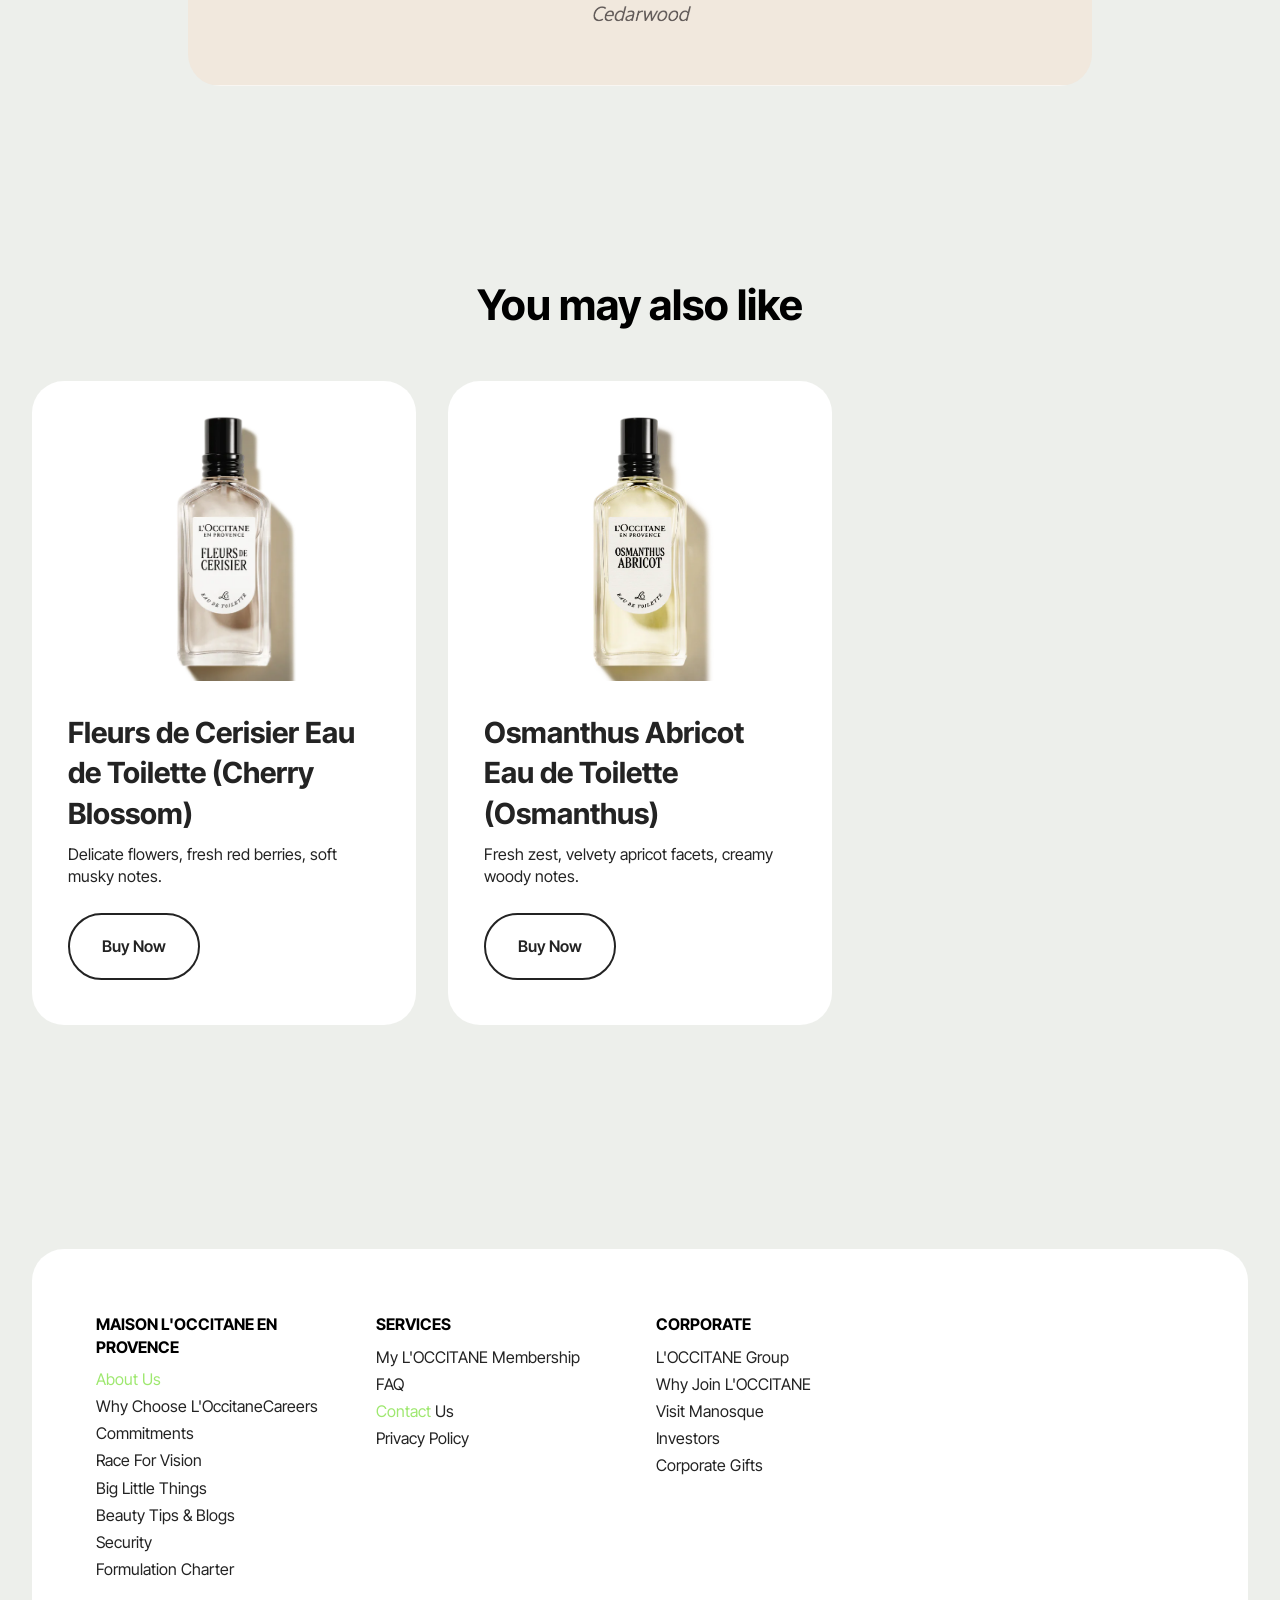
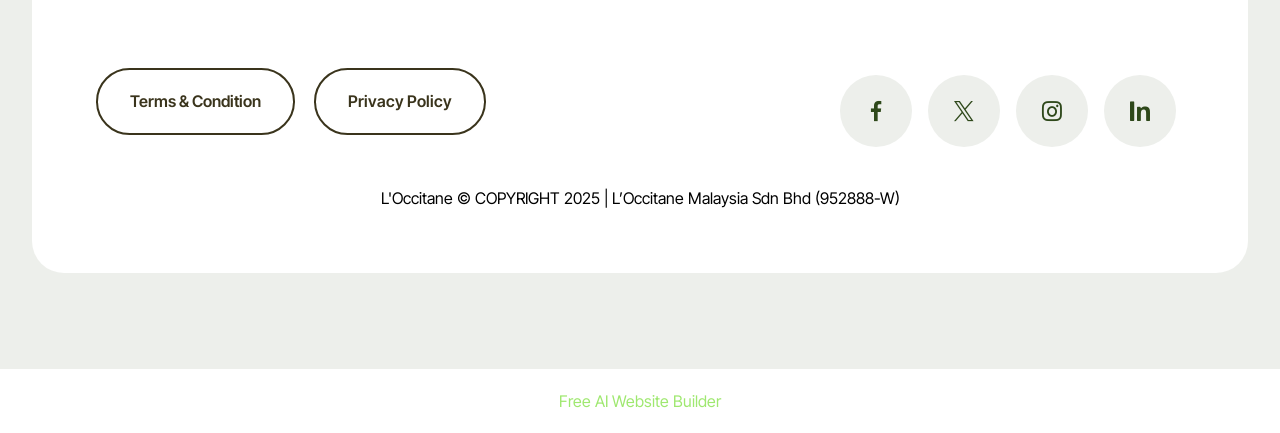
<file: Lavande Blanche Eau de Toilette (White Lavender).html>
<!DOCTYPE html>
<html  >
<head>
  <!-- Site made with Mobirise Website Builder v6.1.4, https://mobirise.com -->
  <meta charset="UTF-8">
  <meta http-equiv="X-UA-Compatible" content="IE=edge">
  <meta name="generator" content="Mobirise v6.1.4, mobirise.com">
  <meta name="viewport" content="width=device-width, initial-scale=1, minimum-scale=1">
  <link rel="shortcut icon" href="assets/images/logotype-blancbrule.svg" type="image/x-icon">
  <meta name="description" content="">
  
  
  <title>Lavande Blanche Eau de Toilette (White Lavender)</title>
  <link rel="stylesheet" href="assets/web/assets/mobirise-icons2/mobirise2.css">
  <link rel="stylesheet" href="assets/bootstrap/css/bootstrap.min.css">
  <link rel="stylesheet" href="assets/dropdown/css/style.css">
  <link rel="stylesheet" href="assets/socicon/css/styles.css">
  <link rel="stylesheet" href="assets/theme/css/style.css">
  <link rel="preload" href="https://fonts.googleapis.com/css?family=Inter+Tight:100,200,300,400,500,600,700,800,900,100i,200i,300i,400i,500i,600i,700i,800i,900i&display=swap" as="style" onload="this.onload=null;this.rel='stylesheet'">
  <noscript><link rel="stylesheet" href="https://fonts.googleapis.com/css?family=Inter+Tight:100,200,300,400,500,600,700,800,900,100i,200i,300i,400i,500i,600i,700i,800i,900i&display=swap"></noscript>
  <link rel="preload" as="style" href="assets/mobirise/css/mbr-additional.css?v=TWWI2P"><link rel="stylesheet" href="assets/mobirise/css/mbr-additional.css?v=TWWI2P" type="text/css">

  
  
  
</head>
<body>
  
  <section data-bs-version="5.1" class="menu menu6 cid-uYVibVxcQR" once="menu" id="menu06-2b">
	

	<nav class="navbar navbar-dropdown opacityScrollOff navbar-fixed-top navbar-expand-lg">
		<div class="container">
			<div class="navbar-brand">
				<span class="navbar-logo">
					<a href="https://mobiri.se">
						<img src="assets/images/logotype-blancbrule.svg" alt="Mobirise Website Builder" style="height: 2.1rem;">
					</a>
				</span>
				<span class="navbar-caption-wrap"><a class="navbar-caption text-black display-4" href="https://mobiri.se">L'OCCITANE EN PROVENCE</a></span>
			</div>
			<button class="navbar-toggler" type="button" data-toggle="collapse" data-bs-toggle="collapse" data-target="#navbarSupportedContent" data-bs-target="#navbarSupportedContent" aria-controls="navbarNavAltMarkup" aria-expanded="false" aria-label="Toggle navigation">
				<div class="hamburger">
					<span></span>
					<span></span>
					<span></span>
					<span></span>
				</div>
			</button>
			<div class="collapse navbar-collapse opacityScrollOff" id="navbarSupportedContent">
				<ul class="navbar-nav nav-dropdown" data-app-modern-menu="true"><li class="nav-item">
						<a class="nav-link link text-white text-primary display-4" href="index.html">Home</a>
					</li><li class="nav-item"><a class="nav-link link text-white text-primary display-4" href="about.html">About</a></li>
					<li class="nav-item">
						<a class="nav-link link text-white text-primary display-4" href="instoreservices.html" aria-expanded="false">In-store Services</a>
					</li>
					<li class="nav-item">
						<a class="nav-link link text-white text-primary display-4" href="contact.html">Contacts</a>
					</li></ul>
				
				<div class="navbar-buttons mbr-section-btn"><a class="btn btn-black-outline display-4" href="https://mobiri.se">Login</a></div>
			</div>
		</div>
	</nav>
</section>

<section data-bs-version="5.1" class="features024 cid-uYVibVUMe3" id="features024-2c">
  

  
  

  <div class="container">
    <div class="row justify-content-center align-items-center">
      <div class="col-12">
        <div class="card-wrapper">
          <div class="row">
            <div class="col-12 col-md-12 col-lg-6 image-wrapper">
              <img class="w-100" src="assets/images/fleurs-de-cerisier-eau-de-toilette-cherry-blossom.webp" alt="Mobirise Website Builder">
            </div>
            <div class="col-12 col-lg col-md-12">
              <div class="text-wrapper align-left">
                <h5 class="mbr-section-title mbr-fonts-style mb-4 display-2"><strong>Lavande Blanche Eau de Toilette (White Lavender)</strong></h5>
                <p class="price mbr-fonts-style mb-4 display-7">
                  10 ml, RM110.00<br>50 ml, RM330.00</p>
                <p class="mbr-text mbr-fonts-style mb-4 display-7">Lavender freshness, bright bergamot facet, sweetness of rose and white musks.<br><br>Let yourself be transported to the heart of summer in the lavender fields, thanks to this surprising blend of white and blue lavender. L'OCCITANE en Provence reveals its fresh and delicate fragrance : Lavender, reminiscent of the scent of freshly washed linen, the bright facet of Bergamot, the soft, enveloping notes of Rose and White Musk. Contains essential oil of white and blue lavender.<br><br>INCI list<br>ALCOHOL DENAT. - AQUA/WATER - PARFUM/FRAGRANCE - LAVANDULA ANGUSTIFOLIA (LAVENDER) OIL - LINALOOL - LIMONENE - ALPHA-ISOMETHYL IONONE - GERANIOL - CITRONELLOL - CITRAL - COUMARIN<br></p>
                <div class="mbr-section-btn mt-3"><a class="btn btn-lg btn-black display-7" href="https://mobiri.se">10 ml</a> <a class="btn btn-lg btn-black display-7" href="https://mobiri.se">50 ml</a></div>
              </div>
            </div>
          </div>
        </div>
      </div>
    </div>
  </div>
</section>

<section data-bs-version="5.1" class="people07 cid-uYVibW36ub" id="people07-2d">
    
    <div class="container">
        <div class="row justify-content-center">
            <div class="col-md-12 col-lg-8">
                <p class="card-text mbr-fonts-style display-7">For optimum diffusion, apply your Eau de Toilette on your pulse points - neck and wrists - these are particularly warm spots of the body. To perfume the clothes, spray at a distance of 10 cm. Perfect and complete your fragrance ritual to sublimate the unique scent of Lavande Blanche with the shower gel and body lotion.<br></p>
                
                <p class="card-title mbr-fonts-style mt-3 display-7"><strong>Application tips</strong><br></p>
            </div>
        </div>
    </div>
</section>

<section data-bs-version="5.1" class="image3 cid-uYVibW9gVx" id="image03-2e">
  

  
  

  <div class="container">
    <div class="row justify-content-center">
      <div class="col-12 col-lg-9">
        <h4 class="mbr-description mbr-fonts-style mb-3 align-center display-5"><strong>THE SCENT. THE SYMPHONY.</strong></h4>
        <p class="mbr-description mbr-fonts-style mb-4 align-center display-7">Be inspired by this poetic fragrance.<br></p>
        <div class="image-wrapper">
          <img class="w-100" src="assets/images/screenshot202025-10-0720at203.24.21e280afpm-1785x737.png" alt="Mobirise Website Builder">
        </div>
      </div>
    </div>
  </div>
</section>

<section data-bs-version="5.1" class="pricing02 cid-uYVjs60mvk" id="pricing02-2g">
  
  
  <div class="container">
    <div class="row justify-content-center">
      <div class="col-12 content-head">
        <div class="mbr-section-head mb-5">
          <h4 class="mbr-section-title mbr-fonts-style align-center mb-0 display-2"><strong>You may also like</strong></h4>
          
          
        </div>
      </div>
    </div>
    <div class="row">
      <div class="item features-image col-12 col-md-6 col-lg-4">
        <div class="item-wrapper">
          <div class="item-img">
            <img src="assets/images/fleurs-de-cerisier-eau-de-toilette-cherry-blossom.webp" alt="Mobirise Website Builder">
          </div>
          <div class="item-content">
            <h5 class="item-title mbr-fonts-style display-5"><strong>Fleurs de Cerisier Eau de Toilette (Cherry Blossom)</strong></h5>
            
            <p class="mbr-text mbr-fonts-style display-7">
              Delicate flowers, fresh red berries, soft musky notes.
            </p>
            <div class="mbr-section-btn item-footer"><a href="Fleurs de Cerisier Eau de Toilette (Cherry Blossom).html" class="btn item-btn btn-black-outline display-7">Buy Now</a></div>
          </div>

        </div>
      </div>
      <div class="item features-image col-12 col-md-6 col-lg-4">
        <div class="item-wrapper">
          <div class="item-img">
            <img src="assets/images/osmanthus-abricot-eau-de-toilette-osmanthus.webp" alt="Mobirise Website Builder">
          </div>
          <div class="item-content">
            <h5 class="item-title mbr-fonts-style display-5"><strong>Osmanthus Abricot Eau de Toilette (Osmanthus)</strong></h5>
            
            <p class="mbr-text mbr-fonts-style display-7">
              Fresh zest, velvety apricot facets, creamy woody notes.
            </p>
            <div class="mbr-section-btn item-footer"><a href="page7.html" class="btn item-btn btn-black-outline display-7">Buy Now</a></div>
          </div>
        </div>
      </div>
      
    </div>
  </div>
</section>

<section data-bs-version="5.1" class="footer1 cid-uYVibWfoS4" once="footers" id="footer01-2f">
	

	
	
	<div class="container">
		<div class="row mbr-white">
			<div class="col-12 col-md-6 col-lg-3">
				<h5 class="mbr-section-subtitle mbr-fonts-style mb-2 display-4"><strong>MAISON L'OCCITANE EN PROVENCE</strong></h5>
				<ul class="list mbr-fonts-style display-7">
					<li class="mbr-text item-wrap"><a href="about.html" class="text-primary">About Us</a></li><a href="about.html" class="text-primary">
					</a><li class="mbr-text item-wrap"><span style="font-size: calc(1rem + 0 * ((100vw - 62rem) / 25));">Why Choose L'OccitaneCareers</span><br></li>
					<li class="mbr-text item-wrap">Commitments</li>
					<li class="mbr-text item-wrap">Race For Vision</li><li class="mbr-text item-wrap">Big Little Things</li><li class="mbr-text item-wrap">Beauty Tips &amp; Blogs</li><li class="mbr-text item-wrap">Security</li><li class="mbr-text item-wrap">Formulation Charter</li><li class="mbr-text item-wrap"><br></li>
				</ul>
			</div>
			<div class="col-12 col-md-6 col-lg-3">
				<h5 class="mbr-section-subtitle mbr-fonts-style mb-2 display-4">
					<strong>SERVICES</strong>
				</h5>
				<ul class="list mbr-fonts-style display-7">
					<li class="mbr-text item-wrap">My L'OCCITANE Membership</li>
					<li class="mbr-text item-wrap">FAQ</li>
					<li class="mbr-text item-wrap"><a href="contact.html" class="text-primary">Contact</a> Us</li>
					<li class="mbr-text item-wrap">Privacy Policy</li>
				</ul>
			</div>
			<div class="col-12 col-md-6 col-lg-3">
				<h5 class="mbr-section-subtitle mbr-fonts-style mb-2 display-4">
					<strong>CORPORATE</strong>
				</h5>
				<ul class="list mbr-fonts-style display-7">
					<li class="mbr-text item-wrap">L'OCCITANE Group</li>
					<li class="mbr-text item-wrap">Why Join L'OCCITANE</li>
					<li class="mbr-text item-wrap">Visit Manosque</li>
					<li class="mbr-text item-wrap">Investors</li>
					<li class="mbr-text item-wrap">Corporate Gifts</li>
				</ul>
			</div>
			<div class="col-12 col-md-6 col-lg-3">
				<h5 class="mbr-section-subtitle mbr-fonts-style mb-2 display-5"></h5>
				<ul class="list mbr-fonts-style display-7">
					<li class="mbr-text item-wrap"><br></li>
					<li class="mbr-text item-wrap"><br></li>
					<li class="mbr-text item-wrap"><br></li>
					<li class="mbr-text item-wrap"><br></li>
				</ul>
			</div>
			<div class="col-12 mt-5 footer-col">
				<div class="mbr-section-btn align-left"><a class="btn btn-success-outline display-7" href="https://mobiri.se">Terms &amp; Condition</a>
					<a class="btn btn-success-outline display-7" href="https://mobiri.se">Privacy Policy</a></div>

				<div class="social-row mt-2 display-7">
					<div class="soc-item">
						<a href="https://mobiri.se/">
							<span class="mbr-iconfont socicon socicon-facebook"></span>
						</a>
					</div>
					<div class="soc-item">
						<a href="https://mobiri.se/">
							<span class="mbr-iconfont socicon socicon-twitter"></span>
						</a>
					</div>
					<div class="soc-item">
						<a href="https://mobiri.se/">
							<span class="mbr-iconfont socicon socicon-instagram"></span>
						</a>
					</div>
					<div class="soc-item">
						<a href="https://mobiri.se/">
							<span class="mbr-iconfont socicon-logmein socicon"></span>
						</a>
					</div>
				</div>
			</div>
			<div class="col-12 mt-4">
				<p class="mbr-text mb-0 mbr-fonts-style copyright align-center display-7">
					L'Occitane © COPYRIGHT 2025 | L’Occitane Malaysia Sdn Bhd (952888-W)
				</p>
			</div>
		</div>
	</div>
</section><section class="display-7" style="padding: 0;align-items: center;justify-content: center;flex-wrap: wrap;    align-content: center;display: flex;position: relative;height: 4rem;"><a href="https://mobiri.se/4250552" style="flex: 1 1;height: 4rem;position: absolute;width: 100%;z-index: 1;"><img alt="" style="height: 4rem;" src="[data-uri]"></a><p style="margin: 0;text-align: center;" class="display-7">&#8204;</p><a style="z-index:1" href="https://mobirise.com/builder/ai-website-builder.html">Free AI Website Builder</a></section><script src="assets/bootstrap/js/bootstrap.bundle.min.js"></script>  <script src="assets/smoothscroll/smooth-scroll.js"></script>  <script src="assets/ytplayer/index.js"></script>  <script src="assets/dropdown/js/navbar-dropdown.js"></script>  <script src="assets/theme/js/script.js"></script>  
  
  
</body>
</html>
</file>
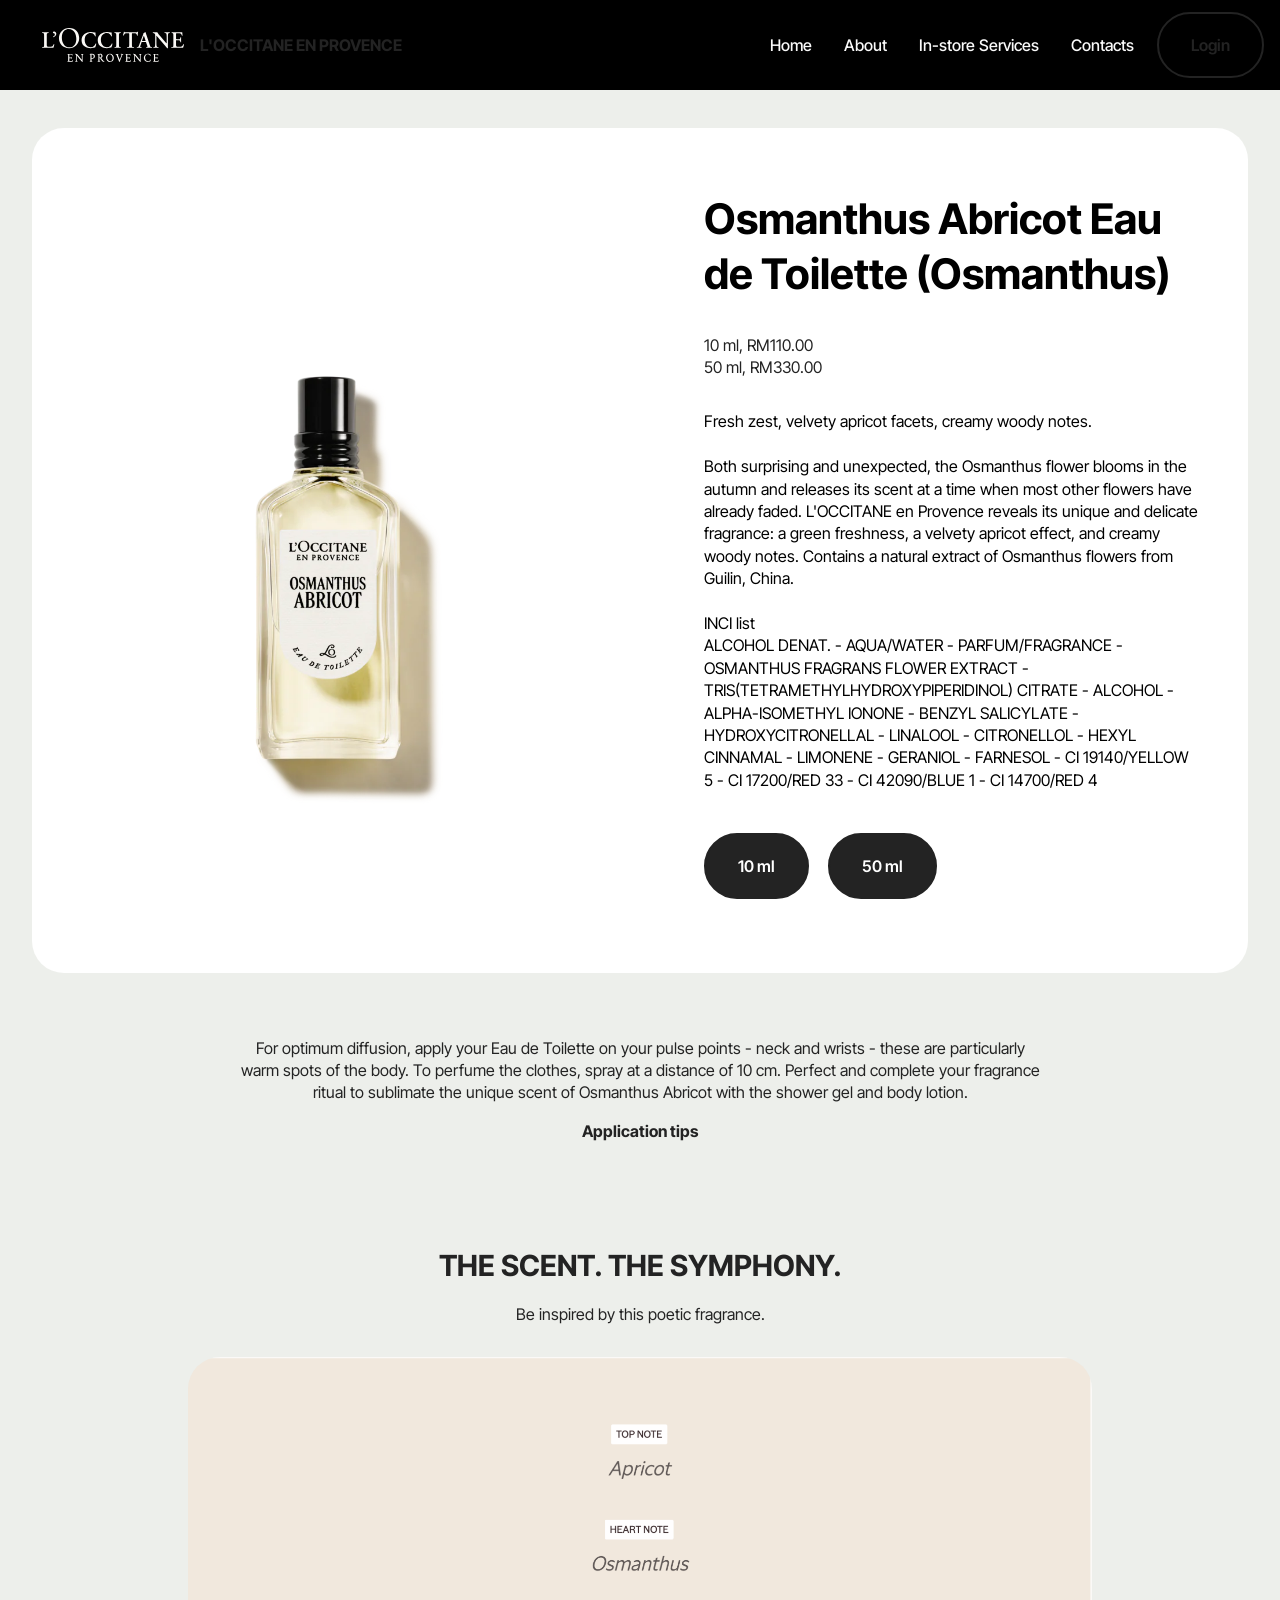
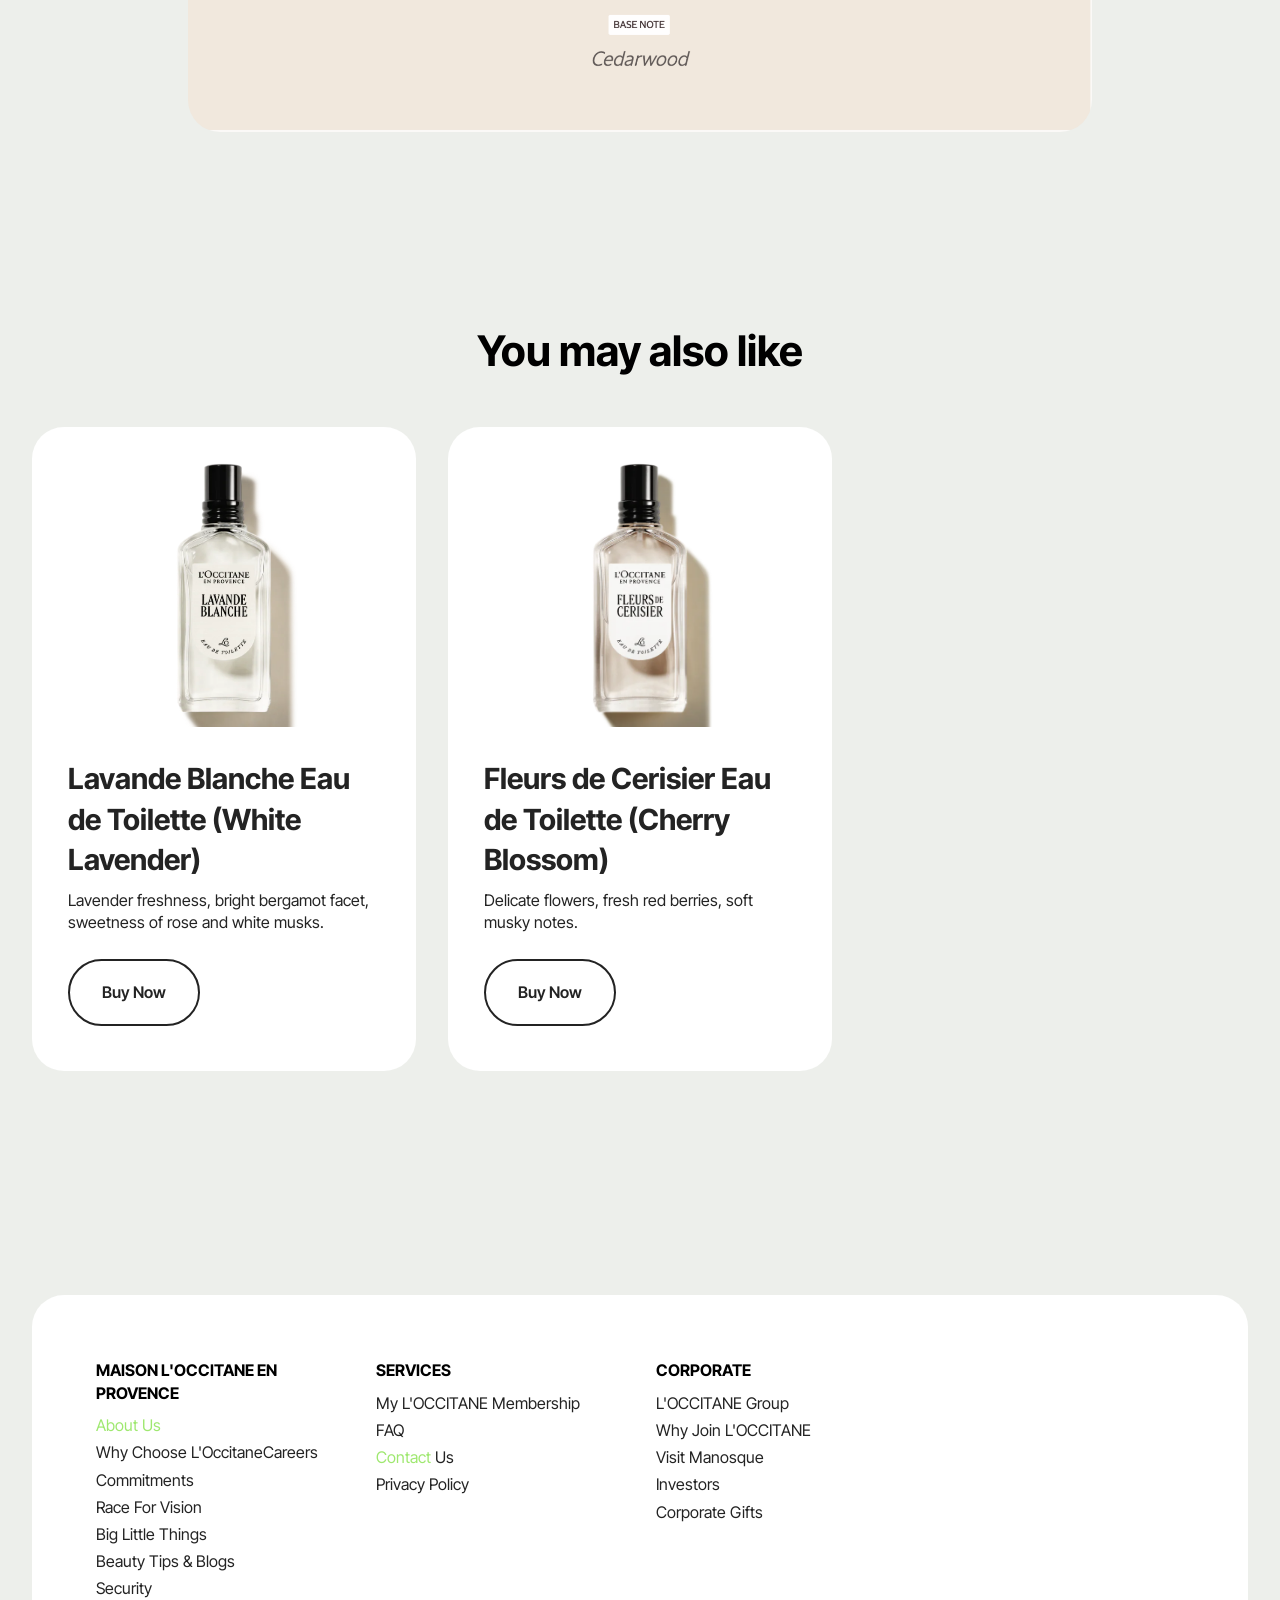
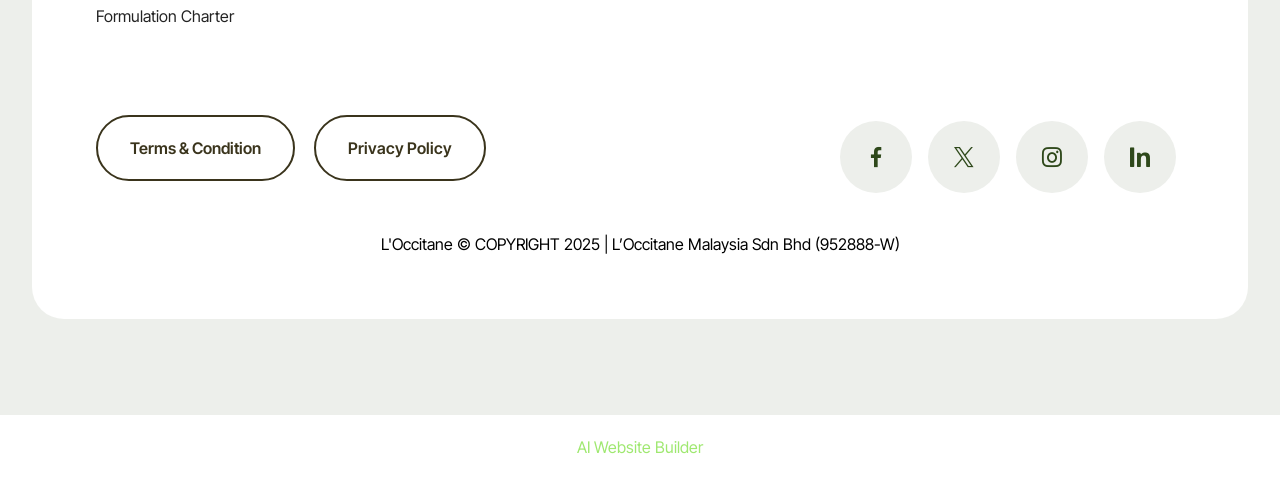
<file: page7.html>
<!DOCTYPE html>
<html  >
<head>
  <!-- Site made with Mobirise Website Builder v6.1.4, https://mobirise.com -->
  <meta charset="UTF-8">
  <meta http-equiv="X-UA-Compatible" content="IE=edge">
  <meta name="generator" content="Mobirise v6.1.4, mobirise.com">
  <meta name="viewport" content="width=device-width, initial-scale=1, minimum-scale=1">
  <link rel="shortcut icon" href="assets/images/logotype-blancbrule.svg" type="image/x-icon">
  <meta name="description" content="">
  
  
  <title>Osmanthus Abricot Eau de Toilette (Osmanthus)</title>
  <link rel="stylesheet" href="assets/web/assets/mobirise-icons2/mobirise2.css">
  <link rel="stylesheet" href="assets/bootstrap/css/bootstrap.min.css">
  <link rel="stylesheet" href="assets/dropdown/css/style.css">
  <link rel="stylesheet" href="assets/socicon/css/styles.css">
  <link rel="stylesheet" href="assets/theme/css/style.css">
  <link rel="preload" href="https://fonts.googleapis.com/css?family=Inter+Tight:100,200,300,400,500,600,700,800,900,100i,200i,300i,400i,500i,600i,700i,800i,900i&display=swap" as="style" onload="this.onload=null;this.rel='stylesheet'">
  <noscript><link rel="stylesheet" href="https://fonts.googleapis.com/css?family=Inter+Tight:100,200,300,400,500,600,700,800,900,100i,200i,300i,400i,500i,600i,700i,800i,900i&display=swap"></noscript>
  <link rel="preload" as="style" href="assets/mobirise/css/mbr-additional.css?v=dZL4fb"><link rel="stylesheet" href="assets/mobirise/css/mbr-additional.css?v=dZL4fb" type="text/css">

  
  
  
</head>
<body>
  
  <section data-bs-version="5.1" class="menu menu6 cid-uYVp7x8OsT" once="menu" id="menu06-2i">
	

	<nav class="navbar navbar-dropdown opacityScrollOff navbar-fixed-top navbar-expand-lg">
		<div class="container">
			<div class="navbar-brand">
				<span class="navbar-logo">
					<a href="https://mobiri.se">
						<img src="assets/images/logotype-blancbrule.svg" alt="Mobirise Website Builder" style="height: 2.1rem;">
					</a>
				</span>
				<span class="navbar-caption-wrap"><a class="navbar-caption text-black display-4" href="https://mobiri.se">L'OCCITANE EN PROVENCE</a></span>
			</div>
			<button class="navbar-toggler" type="button" data-toggle="collapse" data-bs-toggle="collapse" data-target="#navbarSupportedContent" data-bs-target="#navbarSupportedContent" aria-controls="navbarNavAltMarkup" aria-expanded="false" aria-label="Toggle navigation">
				<div class="hamburger">
					<span></span>
					<span></span>
					<span></span>
					<span></span>
				</div>
			</button>
			<div class="collapse navbar-collapse opacityScrollOff" id="navbarSupportedContent">
				<ul class="navbar-nav nav-dropdown" data-app-modern-menu="true"><li class="nav-item">
						<a class="nav-link link text-white text-primary display-4" href="index.html">Home</a>
					</li><li class="nav-item"><a class="nav-link link text-white text-primary display-4" href="about.html">About</a></li>
					<li class="nav-item">
						<a class="nav-link link text-white text-primary display-4" href="instoreservices.html" aria-expanded="false">In-store Services</a>
					</li>
					<li class="nav-item">
						<a class="nav-link link text-white text-primary display-4" href="contact.html">Contacts</a>
					</li></ul>
				
				<div class="navbar-buttons mbr-section-btn"><a class="btn btn-black-outline display-4" href="https://mobiri.se">Login</a></div>
			</div>
		</div>
	</nav>
</section>

<section data-bs-version="5.1" class="features024 cid-uYVp7xyFxx" id="features024-2j">
  

  
  

  <div class="container">
    <div class="row justify-content-center align-items-center">
      <div class="col-12">
        <div class="card-wrapper">
          <div class="row">
            <div class="col-12 col-md-12 col-lg-6 image-wrapper">
              <img class="w-100" src="assets/images/osmanthus-abricot-eau-de-toilette-osmanthus.webp" alt="Mobirise Website Builder">
            </div>
            <div class="col-12 col-lg col-md-12">
              <div class="text-wrapper align-left">
                <h5 class="mbr-section-title mbr-fonts-style mb-4 display-2"><strong>Osmanthus Abricot Eau de Toilette (Osmanthus)</strong></h5>
                <p class="price mbr-fonts-style mb-4 display-7">
                  10 ml, RM110.00<br>50 ml, RM330.00</p>
                <p class="mbr-text mbr-fonts-style mb-4 display-7">Fresh zest, velvety apricot facets, creamy woody notes.<br><br>Both surprising and unexpected, the Osmanthus flower blooms in the autumn and releases its scent at a time when most other flowers have already faded. L'OCCITANE en Provence reveals its unique and delicate fragrance: a green freshness, a velvety apricot effect, and creamy woody notes. Contains a natural extract of Osmanthus flowers from Guilin, China.<br><br>INCI list<br>ALCOHOL DENAT. - AQUA/WATER - PARFUM/FRAGRANCE - OSMANTHUS FRAGRANS FLOWER EXTRACT - TRIS(TETRAMETHYLHYDROXYPIPERIDINOL) CITRATE - ALCOHOL - ALPHA-ISOMETHYL IONONE - BENZYL SALICYLATE - HYDROXYCITRONELLAL - LINALOOL - CITRONELLOL - HEXYL CINNAMAL - LIMONENE - GERANIOL - FARNESOL - CI 19140/YELLOW 5 - CI 17200/RED 33 - CI 42090/BLUE 1 - CI 14700/RED 4<br></p>
                <div class="mbr-section-btn mt-3"><a class="btn btn-lg btn-black display-7" href="https://mobiri.se">10 ml</a> <a class="btn btn-lg btn-black display-7" href="https://mobiri.se">50 ml</a></div>
              </div>
            </div>
          </div>
        </div>
      </div>
    </div>
  </div>
</section>

<section data-bs-version="5.1" class="people07 cid-uYVp7xJCG1" id="people07-2k">
    
    <div class="container">
        <div class="row justify-content-center">
            <div class="col-md-12 col-lg-8">
                <p class="card-text mbr-fonts-style display-7">For optimum diffusion, apply your Eau de Toilette on your pulse points - neck and wrists - these are particularly warm spots of the body. To perfume the clothes, spray at a distance of 10 cm. Perfect and complete your fragrance ritual to sublimate the unique scent of Osmanthus Abricot with the shower gel and body lotion.<br></p>
                
                <p class="card-title mbr-fonts-style mt-3 display-7"><strong>Application tips</strong><br></p>
            </div>
        </div>
    </div>
</section>

<section data-bs-version="5.1" class="image3 cid-uYVp7xPPHi" id="image03-2l">
  

  
  

  <div class="container">
    <div class="row justify-content-center">
      <div class="col-12 col-lg-9">
        <h4 class="mbr-description mbr-fonts-style mb-3 align-center display-5"><strong>THE SCENT. THE SYMPHONY.</strong></h4>
        <p class="mbr-description mbr-fonts-style mb-4 align-center display-7">Be inspired by this poetic fragrance.<br></p>
        <div class="image-wrapper">
          <img class="w-100" src="assets/images/screenshot202025-10-0720at203.50.29e280afpm-1785x740.png" alt="Mobirise Website Builder">
        </div>
      </div>
    </div>
  </div>
</section>

<section data-bs-version="5.1" class="pricing02 cid-uYVp7xYNbJ" id="pricing02-2m">
  
  
  <div class="container">
    <div class="row justify-content-center">
      <div class="col-12 content-head">
        <div class="mbr-section-head mb-5">
          <h4 class="mbr-section-title mbr-fonts-style align-center mb-0 display-2"><strong>You may also like</strong></h4>
          
          
        </div>
      </div>
    </div>
    <div class="row">
      <div class="item features-image col-12 col-md-6 col-lg-4">
        <div class="item-wrapper">
          <div class="item-img">
            <img src="assets/images/lavande-blanche-eau-de-toilette-white-lavender.webp" alt="Mobirise Website Builder">
          </div>
          <div class="item-content">
            <h5 class="item-title mbr-fonts-style display-5"><strong>Lavande Blanche Eau de Toilette (White Lavender)</strong></h5>
            
            <p class="mbr-text mbr-fonts-style display-7">
              Lavender freshness, bright bergamot facet, sweetness of rose and white musks.
            </p>
            <div class="mbr-section-btn item-footer"><a href="Lavande Blanche Eau de Toilette (White Lavender).html" class="btn item-btn btn-black-outline display-7">Buy Now</a></div>
          </div>

        </div>
      </div>
      <div class="item features-image col-12 col-md-6 col-lg-4">
        <div class="item-wrapper">
          <div class="item-img">
            <img src="assets/images/fleurs-de-cerisier-eau-de-toilette-cherry-blossom.webp" alt="Mobirise Website Builder">
          </div>
          <div class="item-content">
            <h5 class="item-title mbr-fonts-style display-5"><strong>Fleurs de Cerisier Eau de Toilette (Cherry Blossom)</strong></h5>
            
            <p class="mbr-text mbr-fonts-style display-7">
              Delicate flowers, fresh red berries, soft musky notes.
            </p>
            <div class="mbr-section-btn item-footer"><a href="Fleurs de Cerisier Eau de Toilette (Cherry Blossom).html" class="btn item-btn btn-black-outline display-7">Buy Now</a></div>
          </div>
        </div>
      </div>
      
    </div>
  </div>
</section>

<section data-bs-version="5.1" class="footer1 cid-uYVp7y5D6u" once="footers" id="footer01-2n">
	

	
	
	<div class="container">
		<div class="row mbr-white">
			<div class="col-12 col-md-6 col-lg-3">
				<h5 class="mbr-section-subtitle mbr-fonts-style mb-2 display-4"><strong>MAISON L'OCCITANE EN PROVENCE</strong></h5>
				<ul class="list mbr-fonts-style display-7">
					<li class="mbr-text item-wrap"><a href="about.html" class="text-primary">About Us</a></li><a href="about.html" class="text-primary">
					</a><li class="mbr-text item-wrap"><span style="font-size: calc(1rem + 0 * ((100vw - 62rem) / 25));">Why Choose L'OccitaneCareers</span><br></li>
					<li class="mbr-text item-wrap">Commitments</li>
					<li class="mbr-text item-wrap">Race For Vision</li><li class="mbr-text item-wrap">Big Little Things</li><li class="mbr-text item-wrap">Beauty Tips &amp; Blogs</li><li class="mbr-text item-wrap">Security</li><li class="mbr-text item-wrap">Formulation Charter</li><li class="mbr-text item-wrap"><br></li>
				</ul>
			</div>
			<div class="col-12 col-md-6 col-lg-3">
				<h5 class="mbr-section-subtitle mbr-fonts-style mb-2 display-4">
					<strong>SERVICES</strong>
				</h5>
				<ul class="list mbr-fonts-style display-7">
					<li class="mbr-text item-wrap">My L'OCCITANE Membership</li>
					<li class="mbr-text item-wrap">FAQ</li>
					<li class="mbr-text item-wrap"><a href="contact.html" class="text-primary">Contact</a> Us</li>
					<li class="mbr-text item-wrap">Privacy Policy</li>
				</ul>
			</div>
			<div class="col-12 col-md-6 col-lg-3">
				<h5 class="mbr-section-subtitle mbr-fonts-style mb-2 display-4">
					<strong>CORPORATE</strong>
				</h5>
				<ul class="list mbr-fonts-style display-7">
					<li class="mbr-text item-wrap">L'OCCITANE Group</li>
					<li class="mbr-text item-wrap">Why Join L'OCCITANE</li>
					<li class="mbr-text item-wrap">Visit Manosque</li>
					<li class="mbr-text item-wrap">Investors</li>
					<li class="mbr-text item-wrap">Corporate Gifts</li>
				</ul>
			</div>
			<div class="col-12 col-md-6 col-lg-3">
				<h5 class="mbr-section-subtitle mbr-fonts-style mb-2 display-5"></h5>
				<ul class="list mbr-fonts-style display-7">
					<li class="mbr-text item-wrap"><br></li>
					<li class="mbr-text item-wrap"><br></li>
					<li class="mbr-text item-wrap"><br></li>
					<li class="mbr-text item-wrap"><br></li>
				</ul>
			</div>
			<div class="col-12 mt-5 footer-col">
				<div class="mbr-section-btn align-left"><a class="btn btn-success-outline display-7" href="https://mobiri.se">Terms &amp; Condition</a>
					<a class="btn btn-success-outline display-7" href="https://mobiri.se">Privacy Policy</a></div>

				<div class="social-row mt-2 display-7">
					<div class="soc-item">
						<a href="https://mobiri.se/">
							<span class="mbr-iconfont socicon socicon-facebook"></span>
						</a>
					</div>
					<div class="soc-item">
						<a href="https://mobiri.se/">
							<span class="mbr-iconfont socicon socicon-twitter"></span>
						</a>
					</div>
					<div class="soc-item">
						<a href="https://mobiri.se/">
							<span class="mbr-iconfont socicon socicon-instagram"></span>
						</a>
					</div>
					<div class="soc-item">
						<a href="https://mobiri.se/">
							<span class="mbr-iconfont socicon-logmein socicon"></span>
						</a>
					</div>
				</div>
			</div>
			<div class="col-12 mt-4">
				<p class="mbr-text mb-0 mbr-fonts-style copyright align-center display-7">
					L'Occitane © COPYRIGHT 2025 | L’Occitane Malaysia Sdn Bhd (952888-W)
				</p>
			</div>
		</div>
	</div>
</section><section class="display-7" style="padding: 0;align-items: center;justify-content: center;flex-wrap: wrap;    align-content: center;display: flex;position: relative;height: 4rem;"><a href="https://mobiri.se/4250552" style="flex: 1 1;height: 4rem;position: absolute;width: 100%;z-index: 1;"><img alt="" style="height: 4rem;" src="[data-uri]"></a><p style="margin: 0;text-align: center;" class="display-7">&#8204;</p><a style="z-index:1" href="https://mobirise.com/builder/ai-website-builder.html">AI Website Builder</a></section><script src="assets/bootstrap/js/bootstrap.bundle.min.js"></script>  <script src="assets/smoothscroll/smooth-scroll.js"></script>  <script src="assets/ytplayer/index.js"></script>  <script src="assets/dropdown/js/navbar-dropdown.js"></script>  <script src="assets/theme/js/script.js"></script>  
  
  
</body>
</html>
</file>
<file: assets/web/assets/mobirise-icons2/mobirise2.css>
@font-face {
  font-family: 'Moririse2';
  font-display: swap;
  src:  url('mobirise2.eot?f2bix4');
  src:  url('mobirise2.eot?f2bix4#iefix') format('embedded-opentype'),
    url('mobirise2.ttf?f2bix4') format('truetype'),
    url('mobirise2.woff?f2bix4') format('woff'),
    url('mobirise2.svg?f2bix4#mobirise2') format('svg');
  font-weight: normal;
  font-style: normal;
}

[class^="mobi-"], [class*=" mobi-"] {
  /* use !important to prevent issues with browser extensions that change fonts */
  font-family: 'Moririse2' !important;
  speak: none;
  font-style: normal;
  font-weight: normal;
  font-variant: normal;
  text-transform: none;
  line-height: 1;

  /* Better Font Rendering =========== */
  -webkit-font-smoothing: antialiased;
  -moz-osx-font-smoothing: grayscale;
}

.mobi-mbri-add-submenu:before {
  content: "\e900";
}
.mobi-mbri-alert:before {
  content: "\e901";
}
.mobi-mbri-align-center:before {
  content: "\e902";
}
.mobi-mbri-align-justify:before {
  content: "\e903";
}
.mobi-mbri-align-left:before {
  content: "\e904";
}
.mobi-mbri-align-right:before {
  content: "\e905";
}
.mobi-mbri-android:before {
  content: "\e906";
}
.mobi-mbri-apple:before {
  content: "\e907";
}
.mobi-mbri-arrow-down:before {
  content: "\e908";
}
.mobi-mbri-arrow-next:before {
  content: "\e909";
}
.mobi-mbri-arrow-prev:before {
  content: "\e90a";
}
.mobi-mbri-arrow-up:before {
  content: "\e90b";
}
.mobi-mbri-bold:before {
  content: "\e90c";
}
.mobi-mbri-bookmark:before {
  content: "\e90d";
}
.mobi-mbri-bootstrap:before {
  content: "\e90e";
}
.mobi-mbri-briefcase:before {
  content: "\e90f";
}
.mobi-mbri-browse:before {
  content: "\e910";
}
.mobi-mbri-bulleted-list:before {
  content: "\e911";
}
.mobi-mbri-calendar:before {
  content: "\e912";
}
.mobi-mbri-camera:before {
  content: "\e913";
}
.mobi-mbri-cart-add:before {
  content: "\e914";
}
.mobi-mbri-cart-full:before {
  content: "\e915";
}
.mobi-mbri-cash:before {
  content: "\e916";
}
.mobi-mbri-change-style:before {
  content: "\e917";
}
.mobi-mbri-chat:before {
  content: "\e918";
}
.mobi-mbri-clock:before {
  content: "\e919";
}
.mobi-mbri-close:before {
  content: "\e91a";
}
.mobi-mbri-cloud:before {
  content: "\e91b";
}
.mobi-mbri-code:before {
  content: "\e91c";
}
.mobi-mbri-contact-form:before {
  content: "\e91d";
}
.mobi-mbri-credit-card:before {
  content: "\e91e";
}
.mobi-mbri-cursor-click:before {
  content: "\e91f";
}
.mobi-mbri-cust-feedback:before {
  content: "\e920";
}
.mobi-mbri-database:before {
  content: "\e921";
}
.mobi-mbri-delivery:before {
  content: "\e922";
}
.mobi-mbri-desktop:before {
  content: "\e923";
}
.mobi-mbri-devices:before {
  content: "\e924";
}
.mobi-mbri-down:before {
  content: "\e925";
}
.mobi-mbri-download-2:before {
  content: "\e926";
}
.mobi-mbri-download:before {
  content: "\e927";
}
.mobi-mbri-drag-n-drop-2:before {
  content: "\e928";
}
.mobi-mbri-drag-n-drop:before {
  content: "\e929";
}
.mobi-mbri-edit-2:before {
  content: "\e92a";
}
.mobi-mbri-edit:before {
  content: "\e92b";
}
.mobi-mbri-error:before {
  content: "\e92c";
}
.mobi-mbri-extension:before {
  content: "\e92d";
}
.mobi-mbri-features:before {
  content: "\e92e";
}
.mobi-mbri-file:before {
  content: "\e92f";
}
.mobi-mbri-flag:before {
  content: "\e930";
}
.mobi-mbri-folder:before {
  content: "\e931";
}
.mobi-mbri-gift:before {
  content: "\e932";
}
.mobi-mbri-github:before {
  content: "\e933";
}
.mobi-mbri-globe-2:before {
  content: "\e934";
}
.mobi-mbri-globe:before {
  content: "\e935";
}
.mobi-mbri-growing-chart:before {
  content: "\e936";
}
.mobi-mbri-hearth:before {
  content: "\e937";
}
.mobi-mbri-help:before {
  content: "\e938";
}
.mobi-mbri-home:before {
  content: "\e939";
}
.mobi-mbri-hot-cup:before {
  content: "\e93a";
}
.mobi-mbri-idea:before {
  content: "\e93b";
}
.mobi-mbri-image-gallery:before {
  content: "\e93c";
}
.mobi-mbri-image-slider:before {
  content: "\e93d";
}
.mobi-mbri-info:before {
  content: "\e93e";
}
.mobi-mbri-italic:before {
  content: "\e93f";
}
.mobi-mbri-key:before {
  content: "\e940";
}
.mobi-mbri-laptop:before {
  content: "\e941";
}
.mobi-mbri-layers:before {
  content: "\e942";
}
.mobi-mbri-left-right:before {
  content: "\e943";
}
.mobi-mbri-left:before {
  content: "\e944";
}
.mobi-mbri-letter:before {
  content: "\e945";
}
.mobi-mbri-like:before {
  content: "\e946";
}
.mobi-mbri-link:before {
  content: "\e947";
}
.mobi-mbri-lock:before {
  content: "\e948";
}
.mobi-mbri-login:before {
  content: "\e949";
}
.mobi-mbri-logout:before {
  content: "\e94a";
}
.mobi-mbri-magic-stick:before {
  content: "\e94b";
}
.mobi-mbri-map-pin:before {
  content: "\e94c";
}
.mobi-mbri-menu:before {
  content: "\e94d";
}
.mobi-mbri-mobile-2:before {
  content: "\e94e";
}
.mobi-mbri-mobile-horizontal:before {
  content: "\e94f";
}
.mobi-mbri-mobile:before {
  content: "\e950";
}
.mobi-mbri-mobirise:before {
  content: "\e951";
}
.mobi-mbri-more-horizontal:before {
  content: "\e952";
}
.mobi-mbri-more-vertical:before {
  content: "\e953";
}
.mobi-mbri-music:before {
  content: "\e954";
}
.mobi-mbri-new-file:before {
  content: "\e955";
}
.mobi-mbri-numbered-list:before {
  content: "\e956";
}
.mobi-mbri-opened-folder:before {
  content: "\e957";
}
.mobi-mbri-pages:before {
  content: "\e958";
}
.mobi-mbri-paper-plane:before {
  content: "\e959";
}
.mobi-mbri-paperclip:before {
  content: "\e95a";
}
.mobi-mbri-phone:before {
  content: "\e95b";
}
.mobi-mbri-photo:before {
  content: "\e95c";
}
.mobi-mbri-photos:before {
  content: "\e95d";
}
.mobi-mbri-pin:before {
  content: "\e95e";
}
.mobi-mbri-play:before {
  content: "\e95f";
}
.mobi-mbri-plus:before {
  content: "\e960";
}
.mobi-mbri-preview:before {
  content: "\e961";
}
.mobi-mbri-print:before {
  content: "\e962";
}
.mobi-mbri-protect:before {
  content: "\e963";
}
.mobi-mbri-question:before {
  content: "\e964";
}
.mobi-mbri-quote-left:before {
  content: "\e965";
}
.mobi-mbri-quote-right:before {
  content: "\e966";
}
.mobi-mbri-redo:before {
  content: "\e967";
}
.mobi-mbri-refresh:before {
  content: "\e968";
}
.mobi-mbri-responsive-2:before {
  content: "\e969";
}
.mobi-mbri-responsive:before {
  content: "\e96a";
}
.mobi-mbri-right:before {
  content: "\e96b";
}
.mobi-mbri-rocket:before {
  content: "\e96c";
}
.mobi-mbri-sad-face:before {
  content: "\e96d";
}
.mobi-mbri-sale:before {
  content: "\e96e";
}
.mobi-mbri-save:before {
  content: "\e96f";
}
.mobi-mbri-search:before {
  content: "\e970";
}
.mobi-mbri-setting-2:before {
  content: "\e971";
}
.mobi-mbri-setting-3:before {
  content: "\e972";
}
.mobi-mbri-setting:before {
  content: "\e973";
}
.mobi-mbri-share:before {
  content: "\e974";
}
.mobi-mbri-shopping-bag:before {
  content: "\e975";
}
.mobi-mbri-shopping-basket:before {
  content: "\e976";
}
.mobi-mbri-shopping-cart:before {
  content: "\e977";
}
.mobi-mbri-sites:before {
  content: "\e978";
}
.mobi-mbri-smile-face:before {
  content: "\e979";
}
.mobi-mbri-speed:before {
  content: "\e97a";
}
.mobi-mbri-star:before {
  content: "\e97b";
}
.mobi-mbri-success:before {
  content: "\e97c";
}
.mobi-mbri-sun:before {
  content: "\e97d";
}
.mobi-mbri-sun2:before {
  content: "\e97e";
}
.mobi-mbri-tablet-vertical:before {
  content: "\e97f";
}
.mobi-mbri-tablet:before {
  content: "\e980";
}
.mobi-mbri-target:before {
  content: "\e981";
}
.mobi-mbri-timer:before {
  content: "\e982";
}
.mobi-mbri-to-ftp:before {
  content: "\e983";
}
.mobi-mbri-to-local-drive:before {
  content: "\e984";
}
.mobi-mbri-touch-swipe:before {
  content: "\e985";
}
.mobi-mbri-touch:before {
  content: "\e986";
}
.mobi-mbri-trash:before {
  content: "\e987";
}
.mobi-mbri-underline:before {
  content: "\e988";
}
.mobi-mbri-undo:before {
  content: "\e989";
}
.mobi-mbri-unlink:before {
  content: "\e98a";
}
.mobi-mbri-unlock:before {
  content: "\e98b";
}
.mobi-mbri-up-down:before {
  content: "\e98c";
}
.mobi-mbri-up:before {
  content: "\e98d";
}
.mobi-mbri-update:before {
  content: "\e98e";
}
.mobi-mbri-upload-2:before {
  content: "\e98f";
}
.mobi-mbri-upload:before {
  content: "\e990";
}
.mobi-mbri-user-2:before {
  content: "\e991";
}
.mobi-mbri-user:before {
  content: "\e992";
}
.mobi-mbri-users:before {
  content: "\e993";
}
.mobi-mbri-video-play:before {
  content: "\e994";
}
.mobi-mbri-video:before {
  content: "\e995";
}
.mobi-mbri-watch:before {
  content: "\e996";
}
.mobi-mbri-website-theme-2:before {
  content: "\e997";
}
.mobi-mbri-website-theme:before {
  content: "\e998";
}
.mobi-mbri-wifi:before {
  content: "\e999";
}
.mobi-mbri-windows:before {
  content: "\e99a";
}
.mobi-mbri-zoom-in:before {
  content: "\e99b";
}
.mobi-mbri-zoom-out:before {
  content: "\e99c";
}
</file>
<file: assets/dropdown/css/style.css>
.navbar-dropdown {
  left: 0;
  padding: 0;
  position: absolute;
  right: 0;
  top: 0;
  transition: all 0.45s ease;
  z-index: 1030;
  background: #282828; }
  .navbar-dropdown .navbar-logo {
    margin-right: 0.8rem;
    transition: margin 0.3s ease-in-out;
    vertical-align: middle; }
    .navbar-dropdown .navbar-logo img {
      height: 3.125rem;
      transition: all 0.3s ease-in-out; }
    .navbar-dropdown .navbar-logo.mbr-iconfont {
      font-size: 3.125rem;
      line-height: 3.125rem; }
  .navbar-dropdown .navbar-caption {
    font-weight: 700;
    white-space: normal;
    vertical-align: -4px;
    line-height: 3.125rem !important; }
    .navbar-dropdown .navbar-caption, .navbar-dropdown .navbar-caption:hover {
      color: inherit;
      text-decoration: none; }
  .navbar-dropdown .mbr-iconfont + .navbar-caption {
    vertical-align: -1px; }
  .navbar-dropdown.navbar-fixed-top {
    position: fixed; }
  .navbar-dropdown .navbar-brand span {
    vertical-align: -4px; }
  .navbar-dropdown.bg-color.transparent {
    background: none; }
  .navbar-dropdown.navbar-short .navbar-brand {
    padding: 0.625rem 0; }
    .navbar-dropdown.navbar-short .navbar-brand span {
      vertical-align: -1px; }
  .navbar-dropdown.navbar-short .navbar-caption {
    line-height: 2.375rem !important;
    vertical-align: -2px; }
  .navbar-dropdown.navbar-short .navbar-logo {
    margin-right: 0.5rem; }
    .navbar-dropdown.navbar-short .navbar-logo img {
      height: 2.375rem; }
    .navbar-dropdown.navbar-short .navbar-logo.mbr-iconfont {
      font-size: 2.375rem;
      line-height: 2.375rem; }
  .navbar-dropdown.navbar-short .mbr-table-cell {
    height: 3.625rem; }
  .navbar-dropdown .navbar-close {
    left: 0.6875rem;
    position: fixed;
    top: 0.75rem;
    z-index: 1000; }
  .navbar-dropdown .hamburger-icon {
    content: "";
    display: inline-block;
    vertical-align: middle;
    width: 16px;
    -webkit-box-shadow: 0 -6px 0 1px #282828,0 0 0 1px #282828,0 6px 0 1px #282828;
    -moz-box-shadow: 0 -6px 0 1px #282828,0 0 0 1px #282828,0 6px 0 1px #282828;
    box-shadow: 0 -6px 0 1px #282828,0 0 0 1px #282828,0 6px 0 1px #282828; }

.dropdown-menu .dropdown-toggle[data-toggle="dropdown-submenu"]::after {
  border-bottom: 0.35em solid transparent;
  border-left: 0.35em solid;
  border-right: 0;
  border-top: 0.35em solid transparent;
  margin-left: 0.3rem; }

.dropdown-menu .dropdown-item:focus {
  outline: 0; }

.nav-dropdown {
  font-size: 0.75rem;
  font-weight: 500;
  height: auto !important; }
  .nav-dropdown .nav-btn {
    padding-left: 1rem; }
  .nav-dropdown .link {
    margin: .667em 1.667em;
    font-weight: 500;
    padding: 0;
    transition: color .2s ease-in-out; }
    .nav-dropdown .link.dropdown-toggle {
      margin-right: 2.583em; }
      .nav-dropdown .link.dropdown-toggle::after {
        margin-left: .25rem;
        border-top: 0.35em solid;
        border-right: 0.35em solid transparent;
        border-left: 0.35em solid transparent;
        border-bottom: 0; }
      .nav-dropdown .link.dropdown-toggle[aria-expanded="true"] {
        margin: 0;
        padding: 0.667em 3.263em  0.667em 1.667em; }
  .nav-dropdown .link::after,
  .nav-dropdown .dropdown-item::after {
    color: inherit; }
  .nav-dropdown .btn {
    font-size: 0.75rem;
    font-weight: 700;
    letter-spacing: 0;
    margin-bottom: 0;
    padding-left: 1.25rem;
    padding-right: 1.25rem; }
  .nav-dropdown .dropdown-menu {
    border-radius: 0;
    border: 0;
    left: 0;
    margin: 0;
    padding-bottom: 1.25rem;
    padding-top: 1.25rem;
    position: relative; }
  .nav-dropdown .dropdown-submenu {
    margin-left: 0.125rem;
    top: 0; }
  .nav-dropdown .dropdown-item {
    font-weight: 500;
    line-height: 2;
    padding: 0.3846em 4.615em 0.3846em 1.5385em;
    position: relative;
    transition: color .2s ease-in-out, background-color .2s ease-in-out; }
    .nav-dropdown .dropdown-item::after {
      margin-top: -0.3077em;
      position: absolute;
      right: 1.1538em;
      top: 50%; }
    .nav-dropdown .dropdown-item:focus, .nav-dropdown .dropdown-item:hover {
      background: none; }

@media (max-width: 767px) {
  .nav-dropdown.navbar-toggleable-sm {
    bottom: 0;
    display: none;
    left: 0;
    overflow-x: hidden;
    position: fixed;
    top: 0;
    transform: translateX(-100%);
    -ms-transform: translateX(-100%);
    -webkit-transform: translateX(-100%);
    width: 18.75rem;
    z-index: 999; } }
.nav-dropdown.navbar-toggleable-xl {
  bottom: 0;
  display: none;
  left: 0;
  overflow-x: hidden;
  position: fixed;
  top: 0;
  transform: translateX(-100%);
  -ms-transform: translateX(-100%);
  -webkit-transform: translateX(-100%);
  width: 18.75rem;
  z-index: 999; }

.nav-dropdown-sm {
  display: block !important;
  overflow-x: hidden;
  overflow: auto;
  padding-top: 3.875rem; }
  .nav-dropdown-sm::after {
    content: "";
    display: block;
    height: 3rem;
    width: 100%; }
  .nav-dropdown-sm.collapse.in ~ .navbar-close {
    display: block !important; }
  .nav-dropdown-sm.collapsing, .nav-dropdown-sm.collapse.in {
    transform: translateX(0);
    -ms-transform: translateX(0);
    -webkit-transform: translateX(0);
    transition: all 0.25s ease-out;
    -webkit-transition: all 0.25s ease-out;
    background: #282828; }
  .nav-dropdown-sm.collapsing[aria-expanded="false"] {
    transform: translateX(-100%);
    -ms-transform: translateX(-100%);
    -webkit-transform: translateX(-100%); }
  .nav-dropdown-sm .nav-item {
    display: block;
    margin-left: 0 !important;
    padding-left: 0; }
  .nav-dropdown-sm .link,
  .nav-dropdown-sm .dropdown-item {
    border-top: 1px dotted rgba(255, 255, 255, 0.1);
    font-size: 0.8125rem;
    line-height: 1.6;
    margin: 0 !important;
    padding: 0.875rem 2.4rem 0.875rem 1.5625rem !important;
    position: relative;
    white-space: normal; }
    .nav-dropdown-sm .link:focus, .nav-dropdown-sm .link:hover,
    .nav-dropdown-sm .dropdown-item:focus,
    .nav-dropdown-sm .dropdown-item:hover {
      background: rgba(0, 0, 0, 0.2) !important;
      color: #c0a375; }
  .nav-dropdown-sm .nav-btn {
    position: relative;
    padding: 1.5625rem 1.5625rem 0 1.5625rem; }
    .nav-dropdown-sm .nav-btn::before {
      border-top: 1px dotted rgba(255, 255, 255, 0.1);
      content: "";
      left: 0;
      position: absolute;
      top: 0;
      width: 100%; }
    .nav-dropdown-sm .nav-btn + .nav-btn {
      padding-top: 0.625rem; }
      .nav-dropdown-sm .nav-btn + .nav-btn::before {
        display: none; }
  .nav-dropdown-sm .btn {
    padding: 0.625rem 0; }
  .nav-dropdown-sm .dropdown-toggle[data-toggle="dropdown-submenu"]::after {
    margin-left: .25rem;
    border-top: 0.35em solid;
    border-right: 0.35em solid transparent;
    border-left: 0.35em solid transparent;
    border-bottom: 0; }
  .nav-dropdown-sm .dropdown-toggle[data-toggle="dropdown-submenu"][aria-expanded="true"]::after {
    border-top: 0;
    border-right: 0.35em solid transparent;
    border-left: 0.35em solid transparent;
    border-bottom: 0.35em solid; }
  .nav-dropdown-sm .dropdown-menu {
    margin: 0;
    padding: 0;
    position: relative;
    top: 0;
    left: 0;
    width: 100%;
    border: 0;
    float: none;
    border-radius: 0;
    background: none; }
  .nav-dropdown-sm .dropdown-submenu {
    left: 100%;
    margin-left: 0.125rem;
    margin-top: -1.25rem;
    top: 0; }

.navbar-toggleable-sm .nav-dropdown .dropdown-menu {
  position: absolute; }

.navbar-toggleable-sm .nav-dropdown .dropdown-submenu {
  left: 100%;
  margin-left: 0.125rem;
  margin-top: -1.25rem;
  top: 0; }

.navbar-toggleable-sm.opened .nav-dropdown .dropdown-menu {
  position: relative; }

.navbar-toggleable-sm.opened .nav-dropdown .dropdown-submenu {
  left: 0;
  margin-left: 00rem;
  margin-top: 0rem;
  top: 0; }

.is-builder .nav-dropdown.collapsing {
  transition: none !important; }
</file>
<file: assets/socicon/css/styles.css>
@charset "UTF-8";

@font-face {
  font-family: 'Socicon';
  src:  url('../fonts/socicon.eot');
  src:  url('../fonts/socicon.eot?#iefix') format('embedded-opentype'),
    url('../fonts/socicon.woff2') format('woff2'),
    url('../fonts/socicon.ttf') format('truetype'),
    url('../fonts/socicon.woff') format('woff'),
    url('../fonts/socicon.svg#socicon') format('svg');
  font-weight: normal;
  font-style: normal;
  font-display: swap;
}

[data-icon]:before {
  font-family: "socicon" !important;
  content: attr(data-icon);
  font-style: normal !important;
  font-weight: normal !important;
  font-variant: normal !important;
  text-transform: none !important;
  speak: none;
  line-height: 1;
  -webkit-font-smoothing: antialiased;
  -moz-osx-font-smoothing: grayscale;
}

[class^="socicon-"], [class*=" socicon-"] {
  /* use !important to prevent issues with browser extensions that change fonts */
  font-family: 'Socicon' !important;
  speak: none;
  font-style: normal;
  font-weight: normal;
  font-variant: normal;
  text-transform: none;
  line-height: 1;

  /* Better Font Rendering =========== */
  -webkit-font-smoothing: antialiased;
  -moz-osx-font-smoothing: grayscale;
}

.socicon-500px:before {
  content: "\e000";
}
.socicon-8tracks:before {
  content: "\e001";
}
.socicon-airbnb:before {
  content: "\e002";
}
.socicon-alliance:before {
  content: "\e003";
}
.socicon-amazon:before {
  content: "\e004";
}
.socicon-amplement:before {
  content: "\e005";
}
.socicon-android:before {
  content: "\e006";
}
.socicon-angellist:before {
  content: "\e007";
}
.socicon-apple:before {
  content: "\e008";
}
.socicon-appnet:before {
  content: "\e009";
}
.socicon-baidu:before {
  content: "\e00a";
}
.socicon-bandcamp:before {
  content: "\e00b";
}
.socicon-battlenet:before {
  content: "\e00c";
}
.socicon-mixer:before {
  content: "\e00d";
}
.socicon-bebee:before {
  content: "\e00e";
}
.socicon-bebo:before {
  content: "\e00f";
}
.socicon-behance:before {
  content: "\e010";
}
.socicon-blizzard:before {
  content: "\e011";
}
.socicon-blogger:before {
  content: "\e012";
}
.socicon-buffer:before {
  content: "\e013";
}
.socicon-chrome:before {
  content: "\e014";
}
.socicon-coderwall:before {
  content: "\e015";
}
.socicon-curse:before {
  content: "\e016";
}
.socicon-dailymotion:before {
  content: "\e017";
}
.socicon-deezer:before {
  content: "\e018";
}
.socicon-delicious:before {
  content: "\e019";
}
.socicon-deviantart:before {
  content: "\e01a";
}
.socicon-diablo:before {
  content: "\e01b";
}
.socicon-digg:before {
  content: "\e01c";
}
.socicon-discord:before {
  content: "\e01d";
}
.socicon-disqus:before {
  content: "\e01e";
}
.socicon-douban:before {
  content: "\e01f";
}
.socicon-draugiem:before {
  content: "\e020";
}
.socicon-dribbble:before {
  content: "\e021";
}
.socicon-drupal:before {
  content: "\e022";
}
.socicon-ebay:before {
  content: "\e023";
}
.socicon-ello:before {
  content: "\e024";
}
.socicon-endomodo:before {
  content: "\e025";
}
.socicon-envato:before {
  content: "\e026";
}
.socicon-etsy:before {
  content: "\e027";
}
.socicon-facebook:before {
  content: "\e028";
}
.socicon-feedburner:before {
  content: "\e029";
}
.socicon-filmweb:before {
  content: "\e02a";
}
.socicon-firefox:before {
  content: "\e02b";
}
.socicon-flattr:before {
  content: "\e02c";
}
.socicon-flickr:before {
  content: "\e02d";
}
.socicon-formulr:before {
  content: "\e02e";
}
.socicon-forrst:before {
  content: "\e02f";
}
.socicon-foursquare:before {
  content: "\e030";
}
.socicon-friendfeed:before {
  content: "\e031";
}
.socicon-github:before {
  content: "\e032";
}
.socicon-goodreads:before {
  content: "\e033";
}
.socicon-google:before {
  content: "\e034";
}
.socicon-googlescholar:before {
  content: "\e035";
}
.socicon-googlegroups:before {
  content: "\e036";
}
.socicon-googlephotos:before {
  content: "\e037";
}
.socicon-googleplus:before {
  content: "\e038";
}
.socicon-grooveshark:before {
  content: "\e039";
}
.socicon-hackerrank:before {
  content: "\e03a";
}
.socicon-hearthstone:before {
  content: "\e03b";
}
.socicon-hellocoton:before {
  content: "\e03c";
}
.socicon-heroes:before {
  content: "\e03d";
}
.socicon-smashcast:before {
  content: "\e03e";
}
.socicon-horde:before {
  content: "\e03f";
}
.socicon-houzz:before {
  content: "\e040";
}
.socicon-icq:before {
  content: "\e041";
}
.socicon-identica:before {
  content: "\e042";
}
.socicon-imdb:before {
  content: "\e043";
}
.socicon-instagram:before {
  content: "\e044";
}
.socicon-issuu:before {
  content: "\e045";
}
.socicon-istock:before {
  content: "\e046";
}
.socicon-itunes:before {
  content: "\e047";
}
.socicon-keybase:before {
  content: "\e048";
}
.socicon-lanyrd:before {
  content: "\e049";
}
.socicon-lastfm:before {
  content: "\e04a";
}
.socicon-line:before {
  content: "\e04b";
}
.socicon-linkedin:before {
  content: "\e04c";
}
.socicon-livejournal:before {
  content: "\e04d";
}
.socicon-lyft:before {
  content: "\e04e";
}
.socicon-macos:before {
  content: "\e04f";
}
.socicon-mail:before {
  content: "\e050";
}
.socicon-medium:before {
  content: "\e051";
}
.socicon-meetup:before {
  content: "\e052";
}
.socicon-mixcloud:before {
  content: "\e053";
}
.socicon-modelmayhem:before {
  content: "\e054";
}
.socicon-mumble:before {
  content: "\e055";
}
.socicon-myspace:before {
  content: "\e056";
}
.socicon-newsvine:before {
  content: "\e057";
}
.socicon-nintendo:before {
  content: "\e058";
}
.socicon-npm:before {
  content: "\e059";
}
.socicon-odnoklassniki:before {
  content: "\e05a";
}
.socicon-openid:before {
  content: "\e05b";
}
.socicon-opera:before {
  content: "\e05c";
}
.socicon-outlook:before {
  content: "\e05d";
}
.socicon-overwatch:before {
  content: "\e05e";
}
.socicon-patreon:before {
  content: "\e05f";
}
.socicon-paypal:before {
  content: "\e060";
}
.socicon-periscope:before {
  content: "\e061";
}
.socicon-persona:before {
  content: "\e062";
}
.socicon-pinterest:before {
  content: "\e063";
}
.socicon-play:before {
  content: "\e064";
}
.socicon-player:before {
  content: "\e065";
}
.socicon-playstation:before {
  content: "\e066";
}
.socicon-pocket:before {
  content: "\e067";
}
.socicon-qq:before {
  content: "\e068";
}
.socicon-quora:before {
  content: "\e069";
}
.socicon-raidcall:before {
  content: "\e06a";
}
.socicon-ravelry:before {
  content: "\e06b";
}
.socicon-reddit:before {
  content: "\e06c";
}
.socicon-renren:before {
  content: "\e06d";
}
.socicon-researchgate:before {
  content: "\e06e";
}
.socicon-residentadvisor:before {
  content: "\e06f";
}
.socicon-reverbnation:before {
  content: "\e070";
}
.socicon-rss:before {
  content: "\e071";
}
.socicon-sharethis:before {
  content: "\e072";
}
.socicon-skype:before {
  content: "\e073";
}
.socicon-slideshare:before {
  content: "\e074";
}
.socicon-smugmug:before {
  content: "\e075";
}
.socicon-snapchat:before {
  content: "\e076";
}
.socicon-songkick:before {
  content: "\e077";
}
.socicon-soundcloud:before {
  content: "\e078";
}
.socicon-spotify:before {
  content: "\e079";
}
.socicon-stackexchange:before {
  content: "\e07a";
}
.socicon-stackoverflow:before {
  content: "\e07b";
}
.socicon-starcraft:before {
  content: "\e07c";
}
.socicon-stayfriends:before {
  content: "\e07d";
}
.socicon-steam:before {
  content: "\e07e";
}
.socicon-storehouse:before {
  content: "\e07f";
}
.socicon-strava:before {
  content: "\e080";
}
.socicon-streamjar:before {
  content: "\e081";
}
.socicon-stumbleupon:before {
  content: "\e082";
}
.socicon-swarm:before {
  content: "\e083";
}
.socicon-teamspeak:before {
  content: "\e084";
}
.socicon-teamviewer:before {
  content: "\e085";
}
.socicon-technorati:before {
  content: "\e086";
}
.socicon-telegram:before {
  content: "\e087";
}
.socicon-tripadvisor:before {
  content: "\e088";
}
.socicon-tripit:before {
  content: "\e089";
}
.socicon-triplej:before {
  content: "\e08a";
}
.socicon-tumblr:before {
  content: "\e08b";
}
.socicon-twitch:before {
  content: "\e08c";
}
.socicon-twitter:before {
  content: "\e08d";
}
.socicon-uber:before {
  content: "\e08e";
}
.socicon-ventrilo:before {
  content: "\e08f";
}
.socicon-viadeo:before {
  content: "\e090";
}
.socicon-viber:before {
  content: "\e091";
}
.socicon-viewbug:before {
  content: "\e092";
}
.socicon-vimeo:before {
  content: "\e093";
}
.socicon-vine:before {
  content: "\e094";
}
.socicon-vkontakte:before {
  content: "\e095";
}
.socicon-warcraft:before {
  content: "\e096";
}
.socicon-wechat:before {
  content: "\e097";
}
.socicon-weibo:before {
  content: "\e098";
}
.socicon-whatsapp:before {
  content: "\e099";
}
.socicon-wikipedia:before {
  content: "\e09a";
}
.socicon-windows:before {
  content: "\e09b";
}
.socicon-wordpress:before {
  content: "\e09c";
}
.socicon-wykop:before {
  content: "\e09d";
}
.socicon-xbox:before {
  content: "\e09e";
}
.socicon-xing:before {
  content: "\e09f";
}
.socicon-yahoo:before {
  content: "\e0a0";
}
.socicon-yammer:before {
  content: "\e0a1";
}
.socicon-yandex:before {
  content: "\e0a2";
}
.socicon-yelp:before {
  content: "\e0a3";
}
.socicon-younow:before {
  content: "\e0a4";
}
.socicon-youtube:before {
  content: "\e0a5";
}
.socicon-zapier:before {
  content: "\e0a6";
}
.socicon-zerply:before {
  content: "\e0a7";
}
.socicon-zomato:before {
  content: "\e0a8";
}
.socicon-zynga:before {
  content: "\e0a9";
}
.socicon-bluesky:before {
  content: "\e0aa";
}
.socicon-threads:before {
  content: "\e0ab";
}
.socicon-spreadshirt:before {
  content: "\e901";
}
.socicon-gamejolt:before {
  content: "\e902";
}
.socicon-trello:before {
  content: "\e903";
}
.socicon-tunein:before {
  content: "\e904";
}
.socicon-bloglovin:before {
  content: "\e905";
}
.socicon-gamewisp:before {
  content: "\e906";
}
.socicon-messenger:before {
  content: "\e907";
}
.socicon-pandora:before {
  content: "\e908";
}
.socicon-augment:before {
  content: "\e909";
}
.socicon-bitbucket:before {
  content: "\e90a";
}
.socicon-fyuse:before {
  content: "\e90b";
}
.socicon-yt-gaming:before {
  content: "\e90c";
}
.socicon-sketchfab:before {
  content: "\e90d";
}
.socicon-mobcrush:before {
  content: "\e90e";
}
.socicon-microsoft:before {
  content: "\e90f";
}
.socicon-realtor:before {
  content: "\e910";
}
.socicon-tidal:before {
  content: "\e911";
}
.socicon-qobuz:before {
  content: "\e912";
}
.socicon-natgeo:before {
  content: "\e913";
}
.socicon-mastodon:before {
  content: "\e914";
}
.socicon-unsplash:before {
  content: "\e915";
}
.socicon-homeadvisor:before {
  content: "\e916";
}
.socicon-angieslist:before {
  content: "\e917";
}
.socicon-codepen:before {
  content: "\e918";
}
.socicon-slack:before {
  content: "\e919";
}
.socicon-openaigym:before {
  content: "\e91a";
}
.socicon-logmein:before {
  content: "\e91b";
}
.socicon-fiverr:before {
  content: "\e91c";
}
.socicon-gotomeeting:before {
  content: "\e91d";
}
.socicon-aliexpress:before {
  content: "\e91e";
}
.socicon-guru:before {
  content: "\e91f";
}
.socicon-appstore:before {
  content: "\e920";
}
.socicon-homes:before {
  content: "\e921";
}
.socicon-zoom:before {
  content: "\e922";
}
.socicon-alibaba:before {
  content: "\e923";
}
.socicon-craigslist:before {
  content: "\e924";
}
.socicon-wix:before {
  content: "\e925";
}
.socicon-redfin:before {
  content: "\e926";
}
.socicon-googlecalendar:before {
  content: "\e927";
}
.socicon-shopify:before {
  content: "\e928";
}
.socicon-freelancer:before {
  content: "\e929";
}
.socicon-seedrs:before {
  content: "\e92a";
}
.socicon-bing:before {
  content: "\e92b";
}
.socicon-doodle:before {
  content: "\e92c";
}
.socicon-bonanza:before {
  content: "\e92d";
}
.socicon-squarespace:before {
  content: "\e92e";
}
.socicon-toptal:before {
  content: "\e92f";
}
.socicon-gust:before {
  content: "\e930";
}
.socicon-ask:before {
  content: "\e931";
}
.socicon-trulia:before {
  content: "\e932";
}
.socicon-loomly:before {
  content: "\e933";
}
.socicon-ghost:before {
  content: "\e934";
}
.socicon-upwork:before {
  content: "\e935";
}
.socicon-fundable:before {
  content: "\e936";
}
.socicon-booking:before {
  content: "\e937";
}
.socicon-googlemaps:before {
  content: "\e938";
}
.socicon-zillow:before {
  content: "\e939";
}
.socicon-niconico:before {
  content: "\e93a";
}
.socicon-toneden:before {
  content: "\e93b";
}
.socicon-crunchbase:before {
  content: "\e93c";
}
.socicon-homefy:before {
  content: "\e93d";
}
.socicon-calendly:before {
  content: "\e93e";
}
.socicon-livemaster:before {
  content: "\e93f";
}
.socicon-udemy:before {
  content: "\e940";
}
.socicon-codered:before {
  content: "\e941";
}
.socicon-origin:before {
  content: "\e942";
}
.socicon-nextdoor:before {
  content: "\e943";
}
.socicon-portfolio:before {
  content: "\e944";
}
.socicon-instructables:before {
  content: "\e945";
}
.socicon-gitlab:before {
  content: "\e946";
}
.socicon-hackernews:before {
  content: "\e947";
}
.socicon-smashwords:before {
  content: "\e948";
}
.socicon-kobo:before {
  content: "\e949";
}
.socicon-bookbub:before {
  content: "\e94a";
}
.socicon-mailru:before {
  content: "\e94b";
}
.socicon-moddb:before {
  content: "\e94c";
}
.socicon-indiedb:before {
  content: "\e94d";
}
.socicon-traxsource:before {
  content: "\e94e";
}
.socicon-gamefor:before {
  content: "\e94f";
}
.socicon-pixiv:before {
  content: "\e950";
}
.socicon-myanimelist:before {
  content: "\e951";
}
.socicon-blackberry:before {
  content: "\e952";
}
.socicon-wickr:before {
  content: "\e953";
}
.socicon-spip:before {
  content: "\e954";
}
.socicon-napster:before {
  content: "\e955";
}
.socicon-beatport:before {
  content: "\e956";
}
.socicon-hackerone:before {
  content: "\e957";
}
.socicon-internet:before {
  content: "\e958";
}
.socicon-ubuntu:before {
  content: "\e959";
}
.socicon-artstation:before {
  content: "\e95a";
}
.socicon-invision:before {
  content: "\e95b";
}
.socicon-torial:before {
  content: "\e95c";
}
.socicon-collectorz:before {
  content: "\e95d";
}
.socicon-seenthis:before {
  content: "\e95e";
}
.socicon-googleplaymusic:before {
  content: "\e95f";
}
.socicon-debian:before {
  content: "\e960";
}
.socicon-filmfreeway:before {
  content: "\e961";
}
.socicon-gnome:before {
  content: "\e962";
}
.socicon-itchio:before {
  content: "\e963";
}
.socicon-jamendo:before {
  content: "\e964";
}
.socicon-mix:before {
  content: "\e965";
}
.socicon-sharepoint:before {
  content: "\e966";
}
.socicon-tinder:before {
  content: "\e967";
}
.socicon-windguru:before {
  content: "\e968";
}
.socicon-cdbaby:before {
  content: "\e969";
}
.socicon-elementaryos:before {
  content: "\e96a";
}
.socicon-stage32:before {
  content: "\e96b";
}
.socicon-tiktok:before {
  content: "\e96c";
}
.socicon-gitter:before {
  content: "\e96d";
}
.socicon-letterboxd:before {
  content: "\e96e";
}
.socicon-threema:before {
  content: "\e96f";
}
.socicon-splice:before {
  content: "\e970";
}
.socicon-metapop:before {
  content: "\e971";
}
.socicon-naver:before {
  content: "\e972";
}
.socicon-remote:before {
  content: "\e973";
}
.socicon-flipboard:before {
  content: "\e974";
}
.socicon-googlehangouts:before {
  content: "\e975";
}
.socicon-dlive:before {
  content: "\e976";
}
.socicon-vsco:before {
  content: "\e977";
}
.socicon-stitcher:before {
  content: "\e978";
}
.socicon-avvo:before {
  content: "\e979";
}
.socicon-redbubble:before {
  content: "\e97a";
}
.socicon-society6:before {
  content: "\e97b";
}
.socicon-zazzle:before {
  content: "\e97c";
}
.socicon-eitaa:before {
  content: "\e97d";
}
.socicon-soroush:before {
  content: "\e97e";
}
.socicon-bale:before {
  content: "\e97f";
}
</file>
<file: assets/theme/css/style.css>
@charset "UTF-8";
section {
  background-color: #ffffff;
}

body {
  font-style: normal;
  line-height: 1.5;
  font-weight: 400;
  color: #232323;
  position: relative;
}

button {
  background-color: transparent;
  border-color: transparent;
}

.embla__button,
.carousel-control {
  background-color: #edefea !important;
  opacity: 0.8 !important;
  color: #464845 !important;
  border-color: #edefea !important;
}

.carousel .close,
.modalWindow .close {
  background-color: #edefea !important;
  color: #464845 !important;
  border-color: #edefea !important;
  opacity: 0.8 !important;
}

.carousel .close:hover,
.modalWindow .close:hover {
  opacity: 1 !important;
}

.carousel-indicators li {
  background-color: #edefea !important;
  border: 2px solid #464845 !important;
}

.carousel-indicators li:hover,
.carousel-indicators li:active {
  opacity: 0.8 !important;
}

.embla__button:hover,
.carousel-control:hover {
  background-color: #edefea !important;
  opacity: 1 !important;
}

.modalWindow-video-container {
  height: 80%;
}

section,
.container,
.container-fluid {
  position: relative;
  word-wrap: break-word;
}

a.mbr-iconfont:hover {
  text-decoration: none;
}

.article .lead p,
.article .lead ul,
.article .lead ol,
.article .lead pre,
.article .lead blockquote {
  margin-bottom: 0;
}

a {
  font-style: normal;
  font-weight: 400;
  cursor: pointer;
}
a, a:hover {
  text-decoration: none;
}

.mbr-section-title {
  font-style: normal;
  line-height: 1.3;
}

.mbr-section-subtitle {
  line-height: 1.3;
}

.mbr-text {
  font-style: normal;
  line-height: 1.7;
}

h1,
h2,
h3,
h4,
h5,
h6,
.display-1,
.display-2,
.display-4,
.display-5,
.display-7,
span,
p,
a {
  line-height: 1;
  word-break: break-word;
  word-wrap: break-word;
  font-weight: 400;
}

b,
strong {
  font-weight: bold;
}

input:-webkit-autofill, input:-webkit-autofill:hover, input:-webkit-autofill:focus, input:-webkit-autofill:active {
  transition-delay: 9999s;
  -webkit-transition-property: background-color, color;
  transition-property: background-color, color;
}

textarea[type=hidden] {
  display: none;
}

section {
  background-position: 50% 50%;
  background-repeat: no-repeat;
  background-size: cover;
}
section .mbr-background-video,
section .mbr-background-video-preview {
  position: absolute;
  bottom: 0;
  left: 0;
  right: 0;
  top: 0;
}

.hidden {
  visibility: hidden;
}

.mbr-z-index20 {
  z-index: 20;
}

/*! Base colors */
.mbr-white {
  color: #ffffff;
}

.mbr-black {
  color: #111111;
}

.mbr-bg-white {
  background-color: #ffffff;
}

.mbr-bg-black {
  background-color: #000000;
}

/*! Text-aligns */
.align-left {
  text-align: left;
}

.align-center {
  text-align: center;
}

.align-right {
  text-align: right;
}

/*! Font-weight  */
.mbr-light {
  font-weight: 300;
}

.mbr-regular {
  font-weight: 400;
}

.mbr-semibold {
  font-weight: 500;
}

.mbr-bold {
  font-weight: 700;
}

/*! Media  */
.media-content {
  flex-basis: 100%;
}

.media-container-row {
  display: flex;
  flex-direction: row;
  flex-wrap: wrap;
  justify-content: center;
  align-content: center;
  align-items: start;
}
.media-container-row .media-size-item {
  width: 400px;
}

.media-container-column {
  display: flex;
  flex-direction: column;
  flex-wrap: wrap;
  justify-content: center;
  align-content: center;
  align-items: stretch;
}
.media-container-column > * {
  width: 100%;
}

@media (min-width: 992px) {
  .media-container-row {
    flex-wrap: nowrap;
  }
}
figure {
  margin-bottom: 0;
  overflow: hidden;
}

figure[mbr-media-size] {
  transition: width 0.1s;
}

img,
iframe {
  display: block;
  width: 100%;
}

.card {
  background-color: transparent;
  border: none;
}

.card-box {
  width: 100%;
}

.card-img {
  text-align: center;
  flex-shrink: 0;
  -webkit-flex-shrink: 0;
}

.media {
  max-width: 100%;
  margin: 0 auto;
}

.mbr-figure {
  align-self: center;
}

.media-container > div {
  max-width: 100%;
}

.mbr-figure img,
.card-img img {
  width: 100%;
}

@media (max-width: 991px) {
  .media-size-item {
    width: auto !important;
  }
  .media {
    width: auto;
  }
  .mbr-figure {
    width: 100% !important;
  }
}
/*! Buttons */
.mbr-section-btn {
  margin-left: -0.6rem;
  margin-right: -0.6rem;
  font-size: 0;
}

.btn {
  font-weight: 600;
  border-width: 1px;
  font-style: normal;
  margin: 0.6rem 0.6rem;
  white-space: normal;
  transition: all 0.2s ease-in-out;
  display: inline-flex;
  align-items: center;
  justify-content: center;
  word-break: break-word;
}

.btn-sm {
  font-weight: 600;
  letter-spacing: 0px;
  transition: all 0.3s ease-in-out;
}

.btn-md {
  font-weight: 600;
  letter-spacing: 0px;
  transition: all 0.3s ease-in-out;
}

.btn-lg {
  font-weight: 600;
  letter-spacing: 0px;
  transition: all 0.3s ease-in-out;
}

.btn-form {
  margin: 0;
}
.btn-form:hover {
  cursor: pointer;
}

nav .mbr-section-btn {
  margin-left: 0rem;
  margin-right: 0rem;
}

/*! Btn icon margin */
.btn .mbr-iconfont,
.btn.btn-sm .mbr-iconfont {
  order: 1;
  cursor: pointer;
  margin-left: 0.5rem;
  vertical-align: sub;
}

.btn.btn-md .mbr-iconfont,
.btn.btn-md .mbr-iconfont {
  margin-left: 0.8rem;
}

.mbr-regular {
  font-weight: 400;
}

.mbr-semibold {
  font-weight: 500;
}

.mbr-bold {
  font-weight: 700;
}

[type=submit] {
  -webkit-appearance: none;
}

/*! Full-screen */
.mbr-fullscreen .mbr-overlay {
  min-height: 100vh;
}

.mbr-fullscreen {
  display: flex;
  display: -moz-flex;
  display: -ms-flex;
  display: -o-flex;
  align-items: center;
  min-height: 100vh;
  padding-top: 3rem;
  padding-bottom: 3rem;
}

/*! Map */
.map {
  height: 25rem;
  position: relative;
}
.map iframe {
  width: 100%;
  height: 100%;
}

/*! Scroll to top arrow */
.mbr-arrow-up {
  bottom: 25px;
  right: 90px;
  position: fixed;
  text-align: right;
  z-index: 5000;
  color: #ffffff;
  font-size: 22px;
}

.mbr-arrow-up a {
  background: rgba(0, 0, 0, 0.2);
  border-radius: 50%;
  color: #fff;
  display: inline-block;
  height: 60px;
  width: 60px;
  border: 2px solid #fff;
  outline-style: none !important;
  position: relative;
  text-decoration: none;
  transition: all 0.3s ease-in-out;
  cursor: pointer;
  text-align: center;
}
.mbr-arrow-up a:hover {
  background-color: rgba(0, 0, 0, 0.4);
}
.mbr-arrow-up a i {
  line-height: 60px;
}

.mbr-arrow-up-icon {
  display: block;
  color: #fff;
}

.mbr-arrow-up-icon::before {
  content: "›";
  display: inline-block;
  font-family: serif;
  font-size: 22px;
  line-height: 1;
  font-style: normal;
  position: relative;
  top: 6px;
  left: -4px;
  transform: rotate(-90deg);
}

/*! Arrow Down */
.mbr-arrow {
  position: absolute;
  bottom: 45px;
  left: 50%;
  width: 60px;
  height: 60px;
  cursor: pointer;
  background-color: rgba(80, 80, 80, 0.5);
  border-radius: 50%;
  transform: translateX(-50%);
}
@media (max-width: 767px) {
  .mbr-arrow {
    display: none;
  }
}
.mbr-arrow > a {
  display: inline-block;
  text-decoration: none;
  outline-style: none;
  animation: arrowdown 1.7s ease-in-out infinite;
  color: #ffffff;
}
.mbr-arrow > a > i {
  position: absolute;
  top: -2px;
  left: 15px;
  font-size: 2rem;
}

#scrollToTop a i::before {
  content: "";
  position: absolute;
  display: block;
  border-bottom: 2.5px solid #fff;
  border-left: 2.5px solid #fff;
  width: 27.8%;
  height: 27.8%;
  left: 50%;
  top: 51%;
  transform: translateY(-30%) translateX(-50%) rotate(135deg);
}

@keyframes arrowdown {
  0% {
    transform: translateY(0px);
  }
  50% {
    transform: translateY(-5px);
  }
  100% {
    transform: translateY(0px);
  }
}
@media (max-width: 500px) {
  .mbr-arrow-up {
    left: 0;
    right: 0;
    text-align: center;
  }
}
/*Gradients animation*/
@keyframes gradient-animation {
  from {
    background-position: 0% 100%;
    animation-timing-function: ease-in-out;
  }
  to {
    background-position: 100% 0%;
    animation-timing-function: ease-in-out;
  }
}
.bg-gradient {
  background-size: 200% 200%;
  animation: gradient-animation 5s infinite alternate;
  -webkit-animation: gradient-animation 5s infinite alternate;
}

.menu .navbar-brand {
  display: -webkit-flex;
}
.menu .navbar-brand span {
  display: flex;
  display: -webkit-flex;
}
.menu .navbar-brand .navbar-caption-wrap {
  display: -webkit-flex;
}
.menu .navbar-brand .navbar-logo img {
  display: -webkit-flex;
  width: auto;
}
@media (min-width: 768px) and (max-width: 991px) {
  .menu .navbar-toggleable-sm .navbar-nav {
    display: -ms-flexbox;
  }
}
@media (max-width: 991px) {
  .menu .navbar-collapse {
    max-height: 93.5vh;
  }
  .menu .navbar-collapse.show {
    overflow: auto;
  }
}
@media (min-width: 992px) {
  .menu .navbar-nav.nav-dropdown {
    display: -webkit-flex;
  }
  .menu .navbar-toggleable-sm .navbar-collapse {
    display: -webkit-flex !important;
  }
  .menu .collapsed .navbar-collapse {
    max-height: 93.5vh;
  }
  .menu .collapsed .navbar-collapse.show {
    overflow: auto;
  }
}
@media (max-width: 767px) {
  .menu .navbar-collapse {
    max-height: 80vh;
  }
}

.nav-link .mbr-iconfont {
  margin-right: 0.5rem;
}

.navbar {
  display: -webkit-flex;
  -webkit-flex-wrap: wrap;
  -webkit-align-items: center;
  -webkit-justify-content: space-between;
}

.navbar-collapse {
  -webkit-flex-basis: 100%;
  -webkit-flex-grow: 1;
  -webkit-align-items: center;
}

.nav-dropdown .link {
  padding: 0.667em 1.667em !important;
  margin: 0 !important;
}

.nav {
  display: -webkit-flex;
  -webkit-flex-wrap: wrap;
}

.row {
  display: -webkit-flex;
  -webkit-flex-wrap: wrap;
}

.justify-content-center {
  -webkit-justify-content: center;
}

.form-inline {
  display: -webkit-flex;
}

.card-wrapper {
  -webkit-flex: 1;
}

.carousel-control {
  z-index: 10;
  display: -webkit-flex;
}

.carousel-controls {
  display: -webkit-flex;
}

.media {
  display: -webkit-flex;
}

.form-group:focus {
  outline: none;
}

.jq-selectbox__select {
  padding: 7px 0;
  position: relative;
}

.jq-selectbox__dropdown {
  overflow: hidden;
  border-radius: 10px;
  position: absolute;
  top: 100%;
  left: 0 !important;
  width: 100% !important;
}

.jq-selectbox__trigger-arrow {
  right: 0;
  transform: translateY(-50%);
}

.jq-selectbox li {
  padding: 1.07em 0.5em;
}

input[type=range] {
  padding-left: 0 !important;
  padding-right: 0 !important;
}

.modal-dialog,
.modal-content {
  height: 100%;
}

.modal-dialog .carousel-inner {
  height: calc(100vh - 1.75rem);
}
@media (max-width: 575px) {
  .modal-dialog .carousel-inner {
    height: calc(100vh - 1rem);
  }
}

.carousel-item {
  text-align: center;
}

.carousel-item img {
  margin: auto;
}

.navbar-toggler {
  align-self: flex-start;
  padding: 0.25rem 0.75rem;
  font-size: 1.25rem;
  line-height: 1;
  background: transparent;
  border: 1px solid transparent;
  border-radius: 0.25rem;
}

.navbar-toggler:focus,
.navbar-toggler:hover {
  text-decoration: none;
  box-shadow: none;
}

.navbar-toggler-icon {
  display: inline-block;
  width: 1.5em;
  height: 1.5em;
  vertical-align: middle;
  content: "";
  background: no-repeat center center;
  background-size: 100% 100%;
}

.navbar-toggler-left {
  position: absolute;
  left: 1rem;
}

.navbar-toggler-right {
  position: absolute;
  right: 1rem;
}

.card-img {
  width: auto;
}

.menu .navbar.collapsed:not(.beta-menu) {
  flex-direction: column;
}

.carousel-item.active,
.carousel-item-next,
.carousel-item-prev {
  display: flex;
}

.note-air-layout .dropup .dropdown-menu,
.note-air-layout .navbar-fixed-bottom .dropdown .dropdown-menu {
  bottom: initial !important;
}

html,
body {
  height: auto;
  min-height: 100vh;
}

.dropup .dropdown-toggle::after {
  display: none;
}

.form-asterisk {
  font-family: initial;
  position: absolute;
  top: -2px;
  font-weight: normal;
}

.form-control-label {
  position: relative;
  cursor: pointer;
  margin-bottom: 0.357em;
  padding: 0;
}

.alert {
  color: #ffffff;
  border-radius: 0;
  border: 0;
  font-size: 1.1rem;
  line-height: 1.5;
  margin-bottom: 1.875rem;
  padding: 1.25rem;
  position: relative;
  text-align: center;
}
.alert.alert-form::after {
  background-color: inherit;
  bottom: -7px;
  content: "";
  display: block;
  height: 14px;
  left: 50%;
  margin-left: -7px;
  position: absolute;
  transform: rotate(45deg);
  width: 14px;
}

.form-control {
  background-color: #ffffff;
  background-clip: border-box;
  color: #232323;
  line-height: 1rem !important;
  height: auto;
  padding: 1.2rem 2rem;
  transition: border-color 0.25s ease 0s;
  border: 1px solid transparent !important;
  border-radius: 4px;
  box-shadow: rgba(0, 0, 0, 0.07) 0px 1px 1px 0px, rgba(0, 0, 0, 0.07) 0px 1px 3px 0px, rgba(0, 0, 0, 0.03) 0px 0px 0px 1px;
}
.form-active .form-control:invalid {
  border-color: red;
}

.row > * {
  padding-right: 1rem;
  padding-left: 1rem;
}

form .row {
  margin-left: -0.6rem;
  margin-right: -0.6rem;
}
form .row [class*=col] {
  padding-left: 0.6rem;
  padding-right: 0.6rem;
}

form .mbr-section-btn {
  padding-left: 0.6rem;
  padding-right: 0.6rem;
}

form .form-check-input {
  margin-top: 0.5;
}

textarea.form-control {
  line-height: 1.5rem !important;
}

.form-group {
  margin-bottom: 1.2rem;
}

.form-control,
form .btn {
  min-height: 48px;
}

.gdpr-block label span.textGDPR input[name=gdpr] {
  top: 7px;
}

.form-control:focus {
  box-shadow: none;
}

:focus {
  outline: none;
}

.mbr-overlay {
  background-color: #000;
  bottom: 0;
  left: 0;
  opacity: 0.5;
  position: absolute;
  right: 0;
  top: 0;
  z-index: 0;
  pointer-events: none;
}

blockquote {
  font-style: italic;
  padding: 3rem;
  font-size: 1.09rem;
  position: relative;
  border-left: 3px solid;
}

ul,
ol,
pre,
blockquote {
  margin-bottom: 2.3125rem;
}

.mt-4 {
  margin-top: 2rem !important;
}

.mb-4 {
  margin-bottom: 2rem !important;
}

.container,
.container-fluid {
  padding-left: 16px;
  padding-right: 16px;
}

.row {
  margin-left: -16px;
  margin-right: -16px;
}
.row > [class*=col] {
  padding-left: 16px;
  padding-right: 16px;
}

@media (min-width: 992px) {
  .container-fluid {
    padding-left: 32px;
    padding-right: 32px;
  }
}
@media (max-width: 991px) {
  .mbr-container {
    padding-left: 16px;
    padding-right: 16px;
  }
}
.app-video-wrapper > img {
  opacity: 1;
}

.app-video-wrapper {
  background: transparent;
}

.item {
  position: relative;
}

.dropdown-menu .dropdown-menu {
  left: 100%;
}

.dropdown-item + .dropdown-menu {
  display: none;
}

.dropdown-item:hover + .dropdown-menu,
.dropdown-menu:hover {
  display: block;
}

@media (min-aspect-ratio: 16/9) {
  .mbr-video-foreground {
    height: 300% !important;
    top: -100% !important;
  }
}
@media (max-aspect-ratio: 16/9) {
  .mbr-video-foreground {
    width: 300% !important;
    left: -100% !important;
  }
}.engine {
	position: absolute;
	text-indent: -2400px;
	text-align: center;
	padding: 0;
	top: 0;
	left: -2400px;
}
</file>
<file: assets/mobirise/css/mbr-additional.css>
.btn {
  border-width: 2px;
}
img,
.card-wrap,
.card-wrapper,
.video-wrapper,
.mbr-figure iframe,
.google-map iframe,
.slide-content,
.plan,
.card,
.item-wrapper {
  border-radius: 2rem !important;
}
.video-wrapper {
  overflow: hidden;
}
body {
  font-family: Inter Tight;
}
.display-1 {
  font-family: 'Inter Tight', sans-serif;
  font-size: 4rem;
  line-height: 1;
}
.display-1 > .mbr-iconfont {
  font-size: 5rem;
}
.display-2 {
  font-family: 'Inter Tight', sans-serif;
  font-size: 3rem;
  line-height: 1;
}
.display-2 > .mbr-iconfont {
  font-size: 3.75rem;
}
.display-4 {
  font-family: 'Inter Tight', sans-serif;
  font-size: 1rem;
  line-height: 1.5;
}
.display-4 > .mbr-iconfont {
  font-size: 1.25rem;
}
.display-5 {
  font-family: 'Inter Tight', sans-serif;
  font-size: 2rem;
  line-height: 1.5;
}
.display-5 > .mbr-iconfont {
  font-size: 2.5rem;
}
.display-7 {
  font-family: 'Inter Tight', sans-serif;
  font-size: 1rem;
  line-height: 1.3;
}
.display-7 > .mbr-iconfont {
  font-size: 1.25rem;
}
/* ---- Fluid typography for mobile devices ---- */
/* 1.4 - font scale ratio ( bootstrap == 1.42857 ) */
/* 100vw - current viewport width */
/* (48 - 20)  48 == 48rem == 768px, 20 == 20rem == 320px(minimal supported viewport) */
/* 0.65 - min scale variable, may vary */
@media (max-width: 992px) {
  .display-1 {
    font-size: 3.2rem;
  }
}
@media (max-width: 768px) {
  .display-1 {
    font-size: 2.8rem;
    font-size: calc( 2.05rem + (4 - 2.05) * ((100vw - 20rem) / (48 - 20)));
    line-height: calc( 1.1 * (2.05rem + (4 - 2.05) * ((100vw - 20rem) / (48 - 20))));
  }
  .display-2 {
    font-size: 2.4rem;
    font-size: calc( 1.7rem + (3 - 1.7) * ((100vw - 20rem) / (48 - 20)));
    line-height: calc( 1.3 * (1.7rem + (3 - 1.7) * ((100vw - 20rem) / (48 - 20))));
  }
  .display-4 {
    font-size: 0.8rem;
    font-size: calc( 1rem + (1 - 1) * ((100vw - 20rem) / (48 - 20)));
    line-height: calc( 1.4 * (1rem + (1 - 1) * ((100vw - 20rem) / (48 - 20))));
  }
  .display-5 {
    font-size: 1.6rem;
    font-size: calc( 1.35rem + (2 - 1.35) * ((100vw - 20rem) / (48 - 20)));
    line-height: calc( 1.4 * (1.35rem + (2 - 1.35) * ((100vw - 20rem) / (48 - 20))));
  }
  .display-7 {
    font-size: 0.8rem;
    font-size: calc( 1rem + (1 - 1) * ((100vw - 20rem) / (48 - 20)));
    line-height: calc( 1.4 * (1rem + (1 - 1) * ((100vw - 20rem) / (48 - 20))));
  }
}
@media (min-width: 992px) and (max-width: 1400px) {
  .display-1 {
    font-size: 2.8rem;
    font-size: calc( 2.05rem + (4 - 2.05) * ((100vw - 62rem) / (87 - 62)));
    line-height: calc( 1.1 * (2.05rem + (4 - 2.05) * ((100vw - 62rem) / (87 - 62))));
  }
  .display-2 {
    font-size: 2.4rem;
    font-size: calc( 1.7rem + (3 - 1.7) * ((100vw - 62rem) / (87 - 62)));
    line-height: calc( 1.3 * (1.7rem + (3 - 1.7) * ((100vw - 62rem) / (87 - 62))));
  }
  .display-4 {
    font-size: 0.8rem;
    font-size: calc( 1rem + (1 - 1) * ((100vw - 62rem) / (87 - 62)));
    line-height: calc( 1.4 * (1rem + (1 - 1) * ((100vw - 62rem) / (87 - 62))));
  }
  .display-5 {
    font-size: 1.6rem;
    font-size: calc( 1.35rem + (2 - 1.35) * ((100vw - 62rem) / (87 - 62)));
    line-height: calc( 1.4 * (1.35rem + (2 - 1.35) * ((100vw - 62rem) / (87 - 62))));
  }
  .display-7 {
    font-size: 0.8rem;
    font-size: calc( 1rem + (1 - 1) * ((100vw - 62rem) / (87 - 62)));
    line-height: calc( 1.4 * (1rem + (1 - 1) * ((100vw - 62rem) / (87 - 62))));
  }
}
/* Buttons */
.btn {
  padding: 1.25rem 2rem;
  border-radius: 4px;
}
@media (max-width: 767px) {
  .btn {
    padding: 0.75rem 1.5rem;
  }
}
.btn-sm {
  padding: 0.6rem 1.2rem;
  border-radius: 4px;
}
.btn-md {
  padding: 0.6rem 1.2rem;
  border-radius: 4px;
}
.btn-lg {
  padding: 1.25rem 2rem;
  border-radius: 4px;
}
.bg-primary {
  background-color: #9fe870 !important;
}
.bg-success {
  background-color: #3a341c !important;
}
.bg-info {
  background-color: #320707 !important;
}
.bg-warning {
  background-color: #a0e2e1 !important;
}
.bg-danger {
  background-color: #ffea64 !important;
}
.btn-primary,
.btn-primary:active {
  background-color: #9fe870 !important;
  border-color: #9fe870 !important;
  color: #264d0c !important;
  box-shadow: none;
}
.btn-primary:hover,
.btn-primary:focus,
.btn-primary.focus,
.btn-primary.active {
  color: inherit;
  background-color: #bcef9c !important;
  border-color: #bcef9c !important;
  box-shadow: none;
}
.btn-primary.disabled,
.btn-primary:disabled {
  color: #264d0c !important;
  background-color: #bcef9c !important;
  border-color: #bcef9c !important;
}
.btn-secondary,
.btn-secondary:active {
  background-color: #ffd7ef !important;
  border-color: #ffd7ef !important;
  color: #d70081 !important;
  box-shadow: none;
}
.btn-secondary:hover,
.btn-secondary:focus,
.btn-secondary.focus,
.btn-secondary.active {
  color: inherit;
  background-color: #ffffff !important;
  border-color: #ffffff !important;
  box-shadow: none;
}
.btn-secondary.disabled,
.btn-secondary:disabled {
  color: #d70081 !important;
  background-color: #ffffff !important;
  border-color: #ffffff !important;
}
.btn-info,
.btn-info:active {
  background-color: #320707 !important;
  border-color: #320707 !important;
  color: #ffffff !important;
  box-shadow: none;
}
.btn-info:hover,
.btn-info:focus,
.btn-info.focus,
.btn-info.active {
  color: inherit;
  background-color: #5f0d0d !important;
  border-color: #5f0d0d !important;
  box-shadow: none;
}
.btn-info.disabled,
.btn-info:disabled {
  color: #ffffff !important;
  background-color: #5f0d0d !important;
  border-color: #5f0d0d !important;
}
.btn-success,
.btn-success:active {
  background-color: #3a341c !important;
  border-color: #3a341c !important;
  color: #ffffff !important;
  box-shadow: none;
}
.btn-success:hover,
.btn-success:focus,
.btn-success.focus,
.btn-success.active {
  color: inherit;
  background-color: #5c532d !important;
  border-color: #5c532d !important;
  box-shadow: none;
}
.btn-success.disabled,
.btn-success:disabled {
  color: #ffffff !important;
  background-color: #5c532d !important;
  border-color: #5c532d !important;
}
.btn-warning,
.btn-warning:active {
  background-color: #a0e2e1 !important;
  border-color: #a0e2e1 !important;
  color: #1f6463 !important;
  box-shadow: none;
}
.btn-warning:hover,
.btn-warning:focus,
.btn-warning.focus,
.btn-warning.active {
  color: inherit;
  background-color: #c7eeed !important;
  border-color: #c7eeed !important;
  box-shadow: none;
}
.btn-warning.disabled,
.btn-warning:disabled {
  color: #1f6463 !important;
  background-color: #c7eeed !important;
  border-color: #c7eeed !important;
}
.btn-danger,
.btn-danger:active {
  background-color: #ffea64 !important;
  border-color: #ffea64 !important;
  color: #645600 !important;
  box-shadow: none;
}
.btn-danger:hover,
.btn-danger:focus,
.btn-danger.focus,
.btn-danger.active {
  color: inherit;
  background-color: #fff197 !important;
  border-color: #fff197 !important;
  box-shadow: none;
}
.btn-danger.disabled,
.btn-danger:disabled {
  color: #645600 !important;
  background-color: #fff197 !important;
  border-color: #fff197 !important;
}
.btn-white,
.btn-white:active {
  background-color: #eff0ec !important;
  border-color: #eff0ec !important;
  color: #757b62 !important;
  box-shadow: none;
}
.btn-white:hover,
.btn-white:focus,
.btn-white.focus,
.btn-white.active {
  color: inherit;
  background-color: #ffffff !important;
  border-color: #ffffff !important;
  box-shadow: none;
}
.btn-white.disabled,
.btn-white:disabled {
  color: #757b62 !important;
  background-color: #ffffff !important;
  border-color: #ffffff !important;
}
.btn-black,
.btn-black:active {
  background-color: #232323 !important;
  border-color: #232323 !important;
  color: #ffffff !important;
  box-shadow: none;
}
.btn-black:hover,
.btn-black:focus,
.btn-black.focus,
.btn-black.active {
  color: inherit;
  background-color: #3d3d3d !important;
  border-color: #3d3d3d !important;
  box-shadow: none;
}
.btn-black.disabled,
.btn-black:disabled {
  color: #ffffff !important;
  background-color: #3d3d3d !important;
  border-color: #3d3d3d !important;
}
.btn-primary-outline,
.btn-primary-outline:active {
  background-color: transparent !important;
  border-color: #9fe870;
  color: #9fe870;
}
.btn-primary-outline:hover,
.btn-primary-outline:focus,
.btn-primary-outline.focus,
.btn-primary-outline.active {
  color: #6ddc25 !important;
  background-color: transparent !important;
  border-color: #6ddc25 !important;
  box-shadow: none !important;
}
.btn-primary-outline.disabled,
.btn-primary-outline:disabled {
  color: #264d0c !important;
  background-color: #9fe870 !important;
  border-color: #9fe870 !important;
}
.btn-secondary-outline,
.btn-secondary-outline:active {
  background-color: transparent !important;
  border-color: #ffd7ef;
  color: #ffd7ef;
}
.btn-secondary-outline:hover,
.btn-secondary-outline:focus,
.btn-secondary-outline.focus,
.btn-secondary-outline.active {
  color: #ff80cc !important;
  background-color: transparent !important;
  border-color: #ff80cc !important;
  box-shadow: none !important;
}
.btn-secondary-outline.disabled,
.btn-secondary-outline:disabled {
  color: #d70081 !important;
  background-color: #ffd7ef !important;
  border-color: #ffd7ef !important;
}
.btn-info-outline,
.btn-info-outline:active {
  background-color: transparent !important;
  border-color: #320707;
  color: #320707;
}
.btn-info-outline:hover,
.btn-info-outline:focus,
.btn-info-outline.focus,
.btn-info-outline.active {
  color: #000000 !important;
  background-color: transparent !important;
  border-color: #000000 !important;
  box-shadow: none !important;
}
.btn-info-outline.disabled,
.btn-info-outline:disabled {
  color: #ffffff !important;
  background-color: #320707 !important;
  border-color: #320707 !important;
}
.btn-success-outline,
.btn-success-outline:active {
  background-color: transparent !important;
  border-color: #3a341c;
  color: #3a341c;
}
.btn-success-outline:hover,
.btn-success-outline:focus,
.btn-success-outline.focus,
.btn-success-outline.active {
  color: #000000 !important;
  background-color: transparent !important;
  border-color: #000000 !important;
  box-shadow: none !important;
}
.btn-success-outline.disabled,
.btn-success-outline:disabled {
  color: #ffffff !important;
  background-color: #3a341c !important;
  border-color: #3a341c !important;
}
.btn-warning-outline,
.btn-warning-outline:active {
  background-color: transparent !important;
  border-color: #a0e2e1;
  color: #a0e2e1;
}
.btn-warning-outline:hover,
.btn-warning-outline:focus,
.btn-warning-outline.focus,
.btn-warning-outline.active {
  color: #5ececc !important;
  background-color: transparent !important;
  border-color: #5ececc !important;
  box-shadow: none !important;
}
.btn-warning-outline.disabled,
.btn-warning-outline:disabled {
  color: #1f6463 !important;
  background-color: #a0e2e1 !important;
  border-color: #a0e2e1 !important;
}
.btn-danger-outline,
.btn-danger-outline:active {
  background-color: transparent !important;
  border-color: #ffea64;
  color: #ffea64;
}
.btn-danger-outline:hover,
.btn-danger-outline:focus,
.btn-danger-outline.focus,
.btn-danger-outline.active {
  color: #ffde0d !important;
  background-color: transparent !important;
  border-color: #ffde0d !important;
  box-shadow: none !important;
}
.btn-danger-outline.disabled,
.btn-danger-outline:disabled {
  color: #645600 !important;
  background-color: #ffea64 !important;
  border-color: #ffea64 !important;
}
.btn-black-outline,
.btn-black-outline:active {
  background-color: transparent !important;
  border-color: #232323;
  color: #232323;
}
.btn-black-outline:hover,
.btn-black-outline:focus,
.btn-black-outline.focus,
.btn-black-outline.active {
  color: #000000 !important;
  background-color: transparent !important;
  border-color: #000000 !important;
  box-shadow: none !important;
}
.btn-black-outline.disabled,
.btn-black-outline:disabled {
  color: #ffffff !important;
  background-color: #232323 !important;
  border-color: #232323 !important;
}
.btn-white-outline,
.btn-white-outline:active {
  background-color: transparent !important;
  border-color: #fafafa;
  color: #fafafa;
}
.btn-white-outline:hover,
.btn-white-outline:focus,
.btn-white-outline.focus,
.btn-white-outline.active {
  color: #cfcfcf !important;
  background-color: transparent !important;
  border-color: #cfcfcf !important;
  box-shadow: none !important;
}
.btn-white-outline.disabled,
.btn-white-outline:disabled {
  color: #7a7a7a !important;
  background-color: #fafafa !important;
  border-color: #fafafa !important;
}
.text-primary {
  color: #9fe870 !important;
}
.text-secondary {
  color: #ffd7ef !important;
}
.text-success {
  color: #3a341c !important;
}
.text-info {
  color: #320707 !important;
}
.text-warning {
  color: #a0e2e1 !important;
}
.text-danger {
  color: #ffea64 !important;
}
.text-white {
  color: #fafafa !important;
}
.text-black {
  color: #232323 !important;
}
a.text-primary:hover,
a.text-primary:focus,
a.text-primary.active {
  color: #66d022 !important;
}
a.text-secondary:hover,
a.text-secondary:focus,
a.text-secondary.active {
  color: #ff71c6 !important;
}
a.text-success:hover,
a.text-success:focus,
a.text-success.active {
  color: #000000 !important;
}
a.text-info:hover,
a.text-info:focus,
a.text-info.active {
  color: #000000 !important;
}
a.text-warning:hover,
a.text-warning:focus,
a.text-warning.active {
  color: #52cac8 !important;
}
a.text-danger:hover,
a.text-danger:focus,
a.text-danger.active {
  color: #fddb00 !important;
}
a.text-white:hover,
a.text-white:focus,
a.text-white.active {
  color: #c7c7c7 !important;
}
a.text-black:hover,
a.text-black:focus,
a.text-black.active {
  color: #000000 !important;
}
a[class*="text-"]:not(.nav-link):not(.dropdown-item):not([role]):not(.navbar-caption) {
  position: relative;
  background-image: transparent;
  background-size: 10000px 2px;
  background-repeat: no-repeat;
  background-position: 0px 1.2em;
  background-position: -10000px 1.2em;
}
a[class*="text-"]:not(.nav-link):not(.dropdown-item):not([role]):not(.navbar-caption):hover {
  transition: background-position 2s ease-in-out;
  background-image: linear-gradient(currentColor 50%, currentColor 50%);
  background-position: 0px 1.2em;
}
.nav-tabs .nav-link.active {
  color: #9fe870;
}
.nav-tabs .nav-link:not(.active) {
  color: #232323;
}
.alert-success {
  background-color: #70c770;
}
.alert-info {
  background-color: #320707;
}
.alert-warning {
  background-color: #a0e2e1;
}
.alert-danger {
  background-color: #ffea64;
}
.mbr-section-btn .btn:not(.btn-form) {
  border-radius: 100px;
}
.mbr-gallery-filter li a {
  border-radius: 100px !important;
}
.mbr-gallery-filter li.active .btn {
  background-color: #9fe870;
  border-color: #9fe870;
  color: #306310;
}
.mbr-gallery-filter li.active .btn:focus {
  box-shadow: none;
}
.nav-tabs .nav-link {
  border-radius: 100px !important;
}
a,
a:hover {
  color: #9fe870;
}
.mbr-plan-header.bg-primary .mbr-plan-subtitle,
.mbr-plan-header.bg-primary .mbr-plan-price-desc {
  color: #ffffff;
}
.mbr-plan-header.bg-success .mbr-plan-subtitle,
.mbr-plan-header.bg-success .mbr-plan-price-desc {
  color: #c0b27c;
}
.mbr-plan-header.bg-info .mbr-plan-subtitle,
.mbr-plan-header.bg-info .mbr-plan-price-desc {
  color: #f3abab;
}
.mbr-plan-header.bg-warning .mbr-plan-subtitle,
.mbr-plan-header.bg-warning .mbr-plan-price-desc {
  color: #ffffff;
}
.mbr-plan-header.bg-danger .mbr-plan-subtitle,
.mbr-plan-header.bg-danger .mbr-plan-price-desc {
  color: #ffffff;
}
/* Scroll to top button*/
.scrollToTop_wraper {
  display: none;
}
.form-control {
  font-family: 'Inter Tight', sans-serif;
  font-size: 1rem;
  line-height: 1.3;
  font-weight: 400;
  border-radius: 40px !important;
}
.form-control > .mbr-iconfont {
  font-size: 1.25rem;
}
.form-control:hover,
.form-control:focus {
  box-shadow: rgba(0, 0, 0, 0.07) 0px 1px 1px 0px, rgba(0, 0, 0, 0.07) 0px 1px 3px 0px, rgba(0, 0, 0, 0.03) 0px 0px 0px 1px;
  border-color: #9fe870 !important;
}
.form-control:-webkit-input-placeholder {
  font-family: 'Inter Tight', sans-serif;
  font-size: 1rem;
  line-height: 1.3;
  font-weight: 400;
}
.form-control:-webkit-input-placeholder > .mbr-iconfont {
  font-size: 1.25rem;
}
blockquote {
  border-color: #9fe870;
}
/* Forms */
.mbr-form .input-group-btn .btn {
  border-radius: 100px !important;
}
.mbr-form .input-group-btn .btn:hover {
  box-shadow: 0 10px 40px 0 rgba(0, 0, 0, 0.2);
}
.mbr-form .input-group-btn button[type="submit"] {
  border-radius: 100px !important;
  padding: 1rem 3rem;
}
.mbr-form .input-group-btn button[type="submit"]:hover {
  box-shadow: 0 10px 40px 0 rgba(0, 0, 0, 0.2);
}
.jq-selectbox li:hover,
.jq-selectbox li.selected {
  background-color: #9fe870;
  color: #000000;
}
.jq-number__spin {
  transition: 0.25s ease;
}
.jq-number__spin:hover {
  border-color: #9fe870;
}
.jq-selectbox .jq-selectbox__trigger-arrow,
.jq-number__spin.minus:after,
.jq-number__spin.plus:after {
  transition: 0.4s;
  border-top-color: #232323;
  border-bottom-color: #232323;
}
.jq-selectbox:hover .jq-selectbox__trigger-arrow,
.jq-number__spin.minus:hover:after,
.jq-number__spin.plus:hover:after {
  border-top-color: #9fe870;
  border-bottom-color: #9fe870;
}
.xdsoft_datetimepicker .xdsoft_calendar td.xdsoft_default,
.xdsoft_datetimepicker .xdsoft_calendar td.xdsoft_current,
.xdsoft_datetimepicker .xdsoft_timepicker .xdsoft_time_box > div > div.xdsoft_current {
  color: #000000 !important;
  background-color: #9fe870 !important;
  box-shadow: none !important;
}
.xdsoft_datetimepicker .xdsoft_calendar td:hover,
.xdsoft_datetimepicker .xdsoft_timepicker .xdsoft_time_box > div > div:hover {
  color: #000000 !important;
  background: #ffd7ef !important;
  box-shadow: none !important;
}
.lazy-bg {
  background-image: none !important;
}
.lazy-placeholder:not(section),
.lazy-none {
  display: block;
  position: relative;
  padding-bottom: 56.25%;
  width: 100%;
  height: auto;
}
iframe.lazy-placeholder,
.lazy-placeholder:after {
  content: '';
  position: absolute;
  width: 200px;
  height: 200px;
  background: transparent no-repeat center;
  background-size: contain;
  top: 50%;
  left: 50%;
  transform: translateX(-50%) translateY(-50%);
  background-image: url("data:image/svg+xml;charset=UTF-8,%3csvg width='32' height='32' viewBox='0 0 64 64' xmlns='http://www.w3.org/2000/svg' stroke='%239fe870' %3e%3cg fill='none' fill-rule='evenodd'%3e%3cg transform='translate(16 16)' stroke-width='2'%3e%3ccircle stroke-opacity='.5' cx='16' cy='16' r='16'/%3e%3cpath d='M32 16c0-9.94-8.06-16-16-16'%3e%3canimateTransform attributeName='transform' type='rotate' from='0 16 16' to='360 16 16' dur='1s' repeatCount='indefinite'/%3e%3c/path%3e%3c/g%3e%3c/g%3e%3c/svg%3e");
}
section.lazy-placeholder:after {
  opacity: 0.5;
}
body {
  overflow-x: hidden;
}
a {
  transition: color 0.6s;
}
@media (max-width: 1400px) {
  .container {
    max-width: 100%;
  }
}
@media (max-width: 1400px) and (min-width: 768px) {
  .container {
    padding-left: 32px;
    padding-right: 32px;
  }
}
@media (max-width: 1400px) and (min-width: 768px) {
  .container-fluid {
    padding-left: 32px;
    padding-right: 32px;
  }
}
@media (max-width: 767px) {
  .container-fluid {
    padding-left: 16px;
    padding-right: 16px;
  }
}
*:focus-visible {
  outline: red solid 2px !important;
  outline-offset: 2px !important;
  transition: outline 0.2s ease-in-out;
}
.cid-uYOzyYFF2a {
  z-index: 1000;
  width: 100%;
  position: relative;
}
.cid-uYOzyYFF2a .dropdown-item:before {
  font-family: Moririse2 !important;
  content: "\e966";
  display: inline-block;
  width: 0;
  position: absolute;
  left: 1rem;
  top: 0.5rem;
  margin-right: 0.5rem;
  line-height: 1;
  font-size: inherit;
  vertical-align: middle;
  text-align: center;
  overflow: hidden;
  transform: scale(0, 1);
  transition: all 0.25s ease-in-out;
}
@media (max-width: 767px) {
  .cid-uYOzyYFF2a .navbar-toggler {
    transform: scale(0.8);
  }
}
.cid-uYOzyYFF2a .navbar-brand {
  flex-shrink: 0;
  align-items: center;
  margin-right: 0;
  padding: 10px 0;
  transition: all 0.3s;
  word-break: break-word;
  z-index: 1;
}
.cid-uYOzyYFF2a .navbar-brand img {
  max-width: 100%;
  max-height: 100%;
  border-radius: 0px !important;
}
.cid-uYOzyYFF2a .navbar-brand .navbar-caption {
  line-height: inherit !important;
}
.cid-uYOzyYFF2a .navbar-brand .navbar-logo a {
  outline: none;
}
.cid-uYOzyYFF2a .navbar-nav {
  margin: auto;
  margin-left: 0;
  margin-left: auto;
  margin-right: 0;
}
.cid-uYOzyYFF2a .navbar-nav .nav-item {
  padding: 0 !important;
  transition: 0.3s all !important;
}
.cid-uYOzyYFF2a .navbar-nav .nav-item .nav-link {
  padding: 16px !important;
  margin: 0 !important;
  border-radius: 1rem !important;
  transition: 0.3s all !important;
}
.cid-uYOzyYFF2a .navbar-nav .nav-item .nav-link:hover {
  background-color: rgba(27, 31, 10, 0.06);
}
.cid-uYOzyYFF2a .navbar-nav .open .nav-link::after {
  transform: rotate(180deg);
}
@media (min-width: 992px) {
  .cid-uYOzyYFF2a .navbar-nav .open .nav-link::before {
    content: "";
    width: 100%;
    height: 20px;
    top: 100%;
    background: transparent;
    position: absolute;
  }
}
.cid-uYOzyYFF2a .navbar-nav .dropdown-item {
  padding: 12px !important;
  border-radius: 0.5rem !important;
  margin: 0 8px !important;
  transition: 0.3s all !important;
}
.cid-uYOzyYFF2a .navbar-nav .dropdown-item:hover {
  background-color: rgba(27, 31, 10, 0.06);
}
@media (min-width: 992px) {
  .cid-uYOzyYFF2a .navbar-nav {
    padding-left: 1.5rem;
  }
}
.cid-uYOzyYFF2a .nav-link {
  width: fit-content;
  position: relative;
}
.cid-uYOzyYFF2a .navbar-logo {
  padding-left: 2rem;
  margin: 0 !important;
}
@media (max-width: 767px) {
  .cid-uYOzyYFF2a .navbar-logo {
    padding-left: 1rem;
  }
}
.cid-uYOzyYFF2a .navbar-caption {
  padding-left: 1rem;
  padding-right: 0.5rem;
}
@media (max-width: 767px) {
  .cid-uYOzyYFF2a .nav-dropdown {
    padding-bottom: 0.5rem;
  }
}
.cid-uYOzyYFF2a .nav-dropdown .link.dropdown-toggle::after {
  margin-left: 0.5rem;
  margin-top: 0.2rem;
  transition: 0.3s all;
}
.cid-uYOzyYFF2a .container {
  display: flex;
  height: 90px;
  padding: 0.5rem 0.6rem;
  flex-wrap: nowrap;
  left: 0;
  right: 0;
  -webkit-box-pack: justify;
  -ms-flex-pack: justify;
  justify-content: flex-end;
  -webkit-box-align: center;
  -webkit-align-items: center;
  -ms-flex-align: center;
  align-items: center;
  border-radius: 100vw;
}
@media (max-width: 992px) {
  .cid-uYOzyYFF2a .container {
    padding-right: 2rem;
  }
}
@media (max-width: 767px) {
  .cid-uYOzyYFF2a .container {
    width: 95%;
    height: 56px !important;
    padding-right: 1rem;
    margin-top: 0rem;
  }
}
.cid-uYOzyYFF2a .iconfont-wrapper {
  color: #000000 !important;
  font-size: 1.5rem;
  padding-right: 0.5rem;
}
.cid-uYOzyYFF2a .dropdown-menu {
  flex-wrap: wrap;
  flex-direction: column;
  max-width: 100%;
  padding: 12px 4px !important;
  border-radius: 1.5rem;
  transition: 0.3s all !important;
  min-width: auto;
  background: #000000;
}
.cid-uYOzyYFF2a .nav-item:focus,
.cid-uYOzyYFF2a .nav-link:focus {
  outline: none;
}
.cid-uYOzyYFF2a .dropdown .dropdown-menu .dropdown-item {
  width: auto;
  transition: all 0.25s ease-in-out;
}
.cid-uYOzyYFF2a .dropdown .dropdown-menu .dropdown-item::after {
  right: 0.5rem;
}
.cid-uYOzyYFF2a .dropdown .dropdown-menu .dropdown-item .mbr-iconfont {
  margin-right: 0.5rem;
  vertical-align: sub;
}
.cid-uYOzyYFF2a .dropdown .dropdown-menu .dropdown-item .mbr-iconfont:before {
  display: inline-block;
  transform: scale(1, 1);
  transition: all 0.25s ease-in-out;
}
.cid-uYOzyYFF2a .collapsed .dropdown-menu .dropdown-item:before {
  display: none;
}
.cid-uYOzyYFF2a .collapsed .dropdown .dropdown-menu .dropdown-item {
  padding: 0.235em 1.5em 0.235em 1.5em !important;
  transition: none;
  margin: 0 !important;
}
.cid-uYOzyYFF2a .navbar {
  min-height: 90px;
  transition: all 0.3s;
  border-bottom: 1px solid transparent;
  background: transparent !important;
  padding: 0 !important;
  border: none !important;
  box-shadow: none !important;
  border-radius: 0 !important;
}
.cid-uYOzyYFF2a .navbar.opened {
  transition: all 0.25s;
}
.cid-uYOzyYFF2a .navbar .dropdown-item {
  padding: 0.5rem 1.8rem;
}
.cid-uYOzyYFF2a .navbar .navbar-logo img {
  width: auto;
}
.cid-uYOzyYFF2a .navbar .navbar-collapse {
  z-index: 1;
  justify-content: flex-end;
}
.cid-uYOzyYFF2a .navbar.collapsed {
  justify-content: center;
}
.cid-uYOzyYFF2a .navbar.collapsed .nav-item .nav-link::before {
  display: none;
}
.cid-uYOzyYFF2a .navbar.collapsed.opened .dropdown-menu {
  top: 0;
}
@media (min-width: 992px) {
  .cid-uYOzyYFF2a .navbar.collapsed.opened:not(.navbar-short) .navbar-collapse {
    max-height: calc(98.5vh - 2.1rem);
  }
}
.cid-uYOzyYFF2a .navbar.collapsed .dropdown-menu .dropdown-submenu {
  left: 0 !important;
}
.cid-uYOzyYFF2a .navbar.collapsed .dropdown-menu .dropdown-item:after {
  right: auto;
}
.cid-uYOzyYFF2a .navbar.collapsed .dropdown-menu .dropdown-toggle[data-toggle="dropdown-submenu"]:after {
  margin-left: 0.5rem;
  margin-top: 0.2rem;
  border-top: 0.35em solid;
  border-right: 0.35em solid transparent;
  border-left: 0.35em solid transparent;
  border-bottom: 0;
  top: 41%;
}
.cid-uYOzyYFF2a .navbar.collapsed ul.navbar-nav li {
  margin: auto;
}
.cid-uYOzyYFF2a .navbar.collapsed .dropdown-menu .dropdown-item {
  padding: 0.25rem 1.5rem;
  text-align: center;
}
.cid-uYOzyYFF2a .navbar.collapsed .icons-menu {
  padding-left: 0;
  padding-right: 0;
  padding-top: 0.5rem;
  padding-bottom: 0.5rem;
}
@media (max-width: 767px) {
  .cid-uYOzyYFF2a .navbar {
    min-height: 72px;
  }
  .cid-uYOzyYFF2a .navbar .navbar-logo img {
    height: 2rem !important;
  }
}
@media (max-width: 991px) {
  .cid-uYOzyYFF2a .navbar .nav-item .nav-link::before {
    display: none;
  }
  .cid-uYOzyYFF2a .navbar.opened .dropdown-menu {
    top: 0;
  }
  .cid-uYOzyYFF2a .navbar .dropdown-menu .dropdown-submenu {
    left: 0 !important;
  }
  .cid-uYOzyYFF2a .navbar .dropdown-menu .dropdown-item:after {
    right: auto;
  }
  .cid-uYOzyYFF2a .navbar .dropdown-menu .dropdown-toggle[data-toggle="dropdown-submenu"]:after {
    margin-left: 0.5rem;
    margin-top: 0.2rem;
    border-top: 0.35em solid;
    border-right: 0.35em solid transparent;
    border-left: 0.35em solid transparent;
    border-bottom: 0;
    top: 40%;
  }
  .cid-uYOzyYFF2a .navbar .dropdown-menu .dropdown-item {
    padding: 0.25rem 1.5rem !important;
    text-align: center;
  }
  .cid-uYOzyYFF2a .navbar .navbar-brand {
    flex-shrink: initial;
    flex-basis: auto;
    word-break: break-word;
    padding-right: 10px;
  }
  .cid-uYOzyYFF2a .navbar .navbar-toggler {
    flex-basis: auto;
  }
  .cid-uYOzyYFF2a .navbar .icons-menu {
    padding-left: 0;
    padding-top: 0.5rem;
    padding-bottom: 0.5rem;
  }
}
.cid-uYOzyYFF2a .navbar.navbar-short .navbar-logo img {
  height: 2rem;
}
.cid-uYOzyYFF2a .dropdown-item.active,
.cid-uYOzyYFF2a .dropdown-item:active {
  background-color: transparent;
}
.cid-uYOzyYFF2a .navbar-expand-lg .navbar-nav .nav-link {
  padding: 0;
}
.cid-uYOzyYFF2a .nav-dropdown .link.dropdown-toggle {
  margin-right: 1.667em;
}
.cid-uYOzyYFF2a .nav-dropdown .link.dropdown-toggle[aria-expanded="true"] {
  margin-right: 0;
  padding: 0.667em 1.667em;
}
.cid-uYOzyYFF2a .navbar.navbar-expand-lg .dropdown .dropdown-menu {
  background: #000000;
}
.cid-uYOzyYFF2a .navbar.navbar-expand-lg .dropdown .dropdown-menu .dropdown-submenu {
  margin: 0;
  left: 105%;
  transform: none;
  top: -12px;
}
.cid-uYOzyYFF2a .navbar .dropdown.open > .dropdown-menu {
  display: flex;
}
.cid-uYOzyYFF2a ul.navbar-nav {
  flex-wrap: wrap;
}
.cid-uYOzyYFF2a .navbar-buttons {
  text-align: center;
  min-width: 140px;
}
@media (max-width: 992px) {
  .cid-uYOzyYFF2a .navbar-buttons {
    text-align: left;
  }
}
.cid-uYOzyYFF2a button.navbar-toggler {
  outline: none;
  width: 31px;
  height: 20px;
  cursor: pointer;
  transition: all 0.2s;
  position: relative;
  align-self: center;
}
.cid-uYOzyYFF2a button.navbar-toggler .hamburger span {
  position: absolute;
  right: 0;
  width: 30px;
  height: 2px;
  border-right: 5px;
  background-color: #ffffff;
}
.cid-uYOzyYFF2a button.navbar-toggler .hamburger span:nth-child(1) {
  top: 0;
  transition: all 0.2s;
}
.cid-uYOzyYFF2a button.navbar-toggler .hamburger span:nth-child(2) {
  top: 8px;
  transition: all 0.15s;
}
.cid-uYOzyYFF2a button.navbar-toggler .hamburger span:nth-child(3) {
  top: 8px;
  transition: all 0.15s;
}
.cid-uYOzyYFF2a button.navbar-toggler .hamburger span:nth-child(4) {
  top: 16px;
  transition: all 0.2s;
}
.cid-uYOzyYFF2a nav.opened .hamburger span:nth-child(1) {
  top: 8px;
  width: 0;
  opacity: 0;
  right: 50%;
  transition: all 0.2s;
}
.cid-uYOzyYFF2a nav.opened .hamburger span:nth-child(2) {
  transform: rotate(45deg);
  transition: all 0.25s;
}
.cid-uYOzyYFF2a nav.opened .hamburger span:nth-child(3) {
  transform: rotate(-45deg);
  transition: all 0.25s;
}
.cid-uYOzyYFF2a nav.opened .hamburger span:nth-child(4) {
  top: 8px;
  width: 0;
  opacity: 0;
  right: 50%;
  transition: all 0.2s;
}
.cid-uYOzyYFF2a .navbar-dropdown {
  padding: 0;
  background-color: #000000 !important;
  position: fixed;
}
.cid-uYOzyYFF2a .opacityScroll {
  background: #000000 !important;
}
.cid-uYOzyYFF2a a.nav-link {
  display: flex;
  align-items: center;
  justify-content: center;
}
.cid-uYOzyYFF2a .icons-menu {
  flex-wrap: nowrap;
  display: flex;
  justify-content: center;
  padding-left: 1rem;
  padding-right: 1rem;
  padding-top: 0.3rem;
  text-align: center;
}
@media (max-width: 992px) {
  .cid-uYOzyYFF2a .icons-menu {
    justify-content: flex-start;
    margin-bottom: 0.5rem;
  }
}
@media screen and (-ms-high-contrast: active), (-ms-high-contrast: none) {
  .cid-uYOzyYFF2a .navbar {
    height: 70px;
  }
  .cid-uYOzyYFF2a .navbar.opened {
    height: auto;
  }
  .cid-uYOzyYFF2a .nav-item .nav-link:hover::before {
    width: 175%;
    max-width: calc(100% + 2rem);
    left: -1rem;
  }
}
.cid-uYOzyYFF2a .navbar .dropdown > .dropdown-menu {
  display: none;
  width: max-content;
  max-width: 500px !important;
  transform: translateX(-50%);
  top: calc(100% + 20px);
  left: 50%;
}
.cid-uYOzyYFF2a .navbar .dropdown > .dropdown-menu .dropdown-item {
  line-height: 1 !important;
}
.cid-uYOzyYFF2a .navbar .dropdown > .dropdown-menu .dropdown .dropdown-item {
  align-items: center;
  display: flex;
  height: max-content !important;
  min-height: max-content !important;
}
.cid-uYOzyYFF2a .navbar .dropdown > .dropdown-menu .dropdown .dropdown-item::after {
  display: inline-block;
  position: static;
  margin-left: 0.5rem;
  margin-top: 0;
  margin-right: 0;
  margin-bottom: 0;
  transition: 0.3s all;
  transform: rotate(-90deg);
}
.cid-uYOzyYFF2a .navbar .dropdown > .dropdown-menu .dropdown.open .dropdown-item::after {
  transform: rotate(0deg);
}
.cid-uYOzyYFF2a .mbr-section-btn {
  margin: -0.6rem -0.6rem;
}
.cid-uYOzyYFF2a .navbar-toggler {
  margin-left: 12px;
  margin-right: 8px;
  order: 1000;
}
@media (max-width: 991px) {
  .cid-uYOzyYFF2a .navbar-brand {
    margin-right: auto;
  }
  .cid-uYOzyYFF2a .navbar-collapse {
    z-index: -1 !important;
    position: absolute;
    top: 100%;
    left: 0;
    width: 100%;
    padding: 1rem;
    border-radius: 1.5rem;
    background: #000000;
    backdrop-filter: blur(8px);
  }
  .cid-uYOzyYFF2a .navbar-nav .nav-item .nav-link::after {
    margin-left: 10px;
  }
  .cid-uYOzyYFF2a .navbar-nav .dropdown-item:hover {
    background-color: rgba(27, 31, 10, 0.06);
  }
  .cid-uYOzyYFF2a .navbar .dropdown > .dropdown-menu {
    max-width: 100% !important;
    transform: translateX(0);
    top: 10px;
    left: 0;
    padding: 8px !important;
    border-radius: 1rem;
    background-color: rgba(27, 31, 10, 0.04) !important;
  }
  .cid-uYOzyYFF2a .navbar .dropdown > .dropdown-menu .dropdown-item {
    padding: 8px !important;
    line-height: 1 !important;
    margin-bottom: 4px !important;
  }
  .cid-uYOzyYFF2a .navbar .dropdown > .dropdown-menu .dropdown .dropdown-item {
    align-items: center;
    display: flex;
    height: max-content !important;
    min-height: max-content !important;
  }
  .cid-uYOzyYFF2a .navbar .dropdown > .dropdown-menu .dropdown .dropdown-item::after {
    display: inline-block;
    position: static;
    margin-left: 0.5rem;
    margin-top: 0;
    margin-right: 0;
    margin-bottom: 0;
    transition: 0.3s all;
    transform: rotate(0deg);
  }
  .cid-uYOzyYFF2a .navbar .dropdown > .dropdown-menu .dropdown.open .dropdown-item::after {
    transform: rotate(180deg);
  }
  .cid-uYOzyYFF2a .navbar .dropdown > .dropdown-menu .dropdown-submenu {
    position: static;
    width: 100%;
    max-width: 100% !important;
    transform: translateX(0) !important;
    top: 0;
    left: 0;
    padding: 8px !important;
    border-radius: 1rem;
    background-color: rgba(27, 31, 10, 0.04) !important;
  }
  .cid-uYOzyYFF2a .navbar .dropdown.open > .dropdown-menu {
    display: flex !important;
    flex-direction: column;
    align-items: flex-start;
  }
}
@media (max-width: 991px) and (max-width: 767px) {
  .cid-uYOzyYFF2a .navbar-collapse {
    left: -0.7rem;
    width: 106%;
    border-radius: 0;
  }
}
@media (max-width: 991px) and (min-width: 768px) and (max-width: 991px) {
  .cid-uYOzyYFF2a .navbar-collapse {
    left: 0rem;
    width: 106%;
    border-radius: 0;
  }
}
@media (max-width: 575px) {
  .cid-uYOzyYFF2a .navbar-collapse {
    padding: 1rem;
  }
}
.cid-uYOy9QcHxC {
  display: flex;
}
@media (min-width: 768px) {
  .cid-uYOy9QcHxC {
    align-items: flex-end;
  }
  .cid-uYOy9QcHxC .row {
    justify-content: center;
  }
  .cid-uYOy9QcHxC .content-wrap {
    padding: 1rem 3rem;
  }
}
@media (max-width: 991px) and (min-width: 768px) {
  .cid-uYOy9QcHxC .content-wrap {
    min-width: 50%;
  }
}
@media (max-width: 767px) {
  .cid-uYOy9QcHxC {
    -webkit-align-items: center;
    align-items: flex-end;
  }
  .cid-uYOy9QcHxC .mbr-row {
    -webkit-justify-content: center;
    justify-content: center;
  }
  .cid-uYOy9QcHxC .content-wrap {
    width: 100%;
  }
}
.cid-uYOy9QcHxC .mbr-section-title,
.cid-uYOy9QcHxC .mbr-section-subtitle {
  text-align: center;
}
.cid-uYOy9QcHxC .mbr-text,
.cid-uYOy9QcHxC .mbr-section-btn {
  text-align: center;
}
.cid-uYOy9QcHxC .mbr-section-title {
  text-align: justify;
  color: #edefeb;
}
.cid-uYOAJwdCsM {
  padding-top: 6rem;
  padding-bottom: 6rem;
  background-color: #edefeb;
}
.cid-uYOAJwdCsM .item-subtitle {
  line-height: 1.2;
  color: #232323;
  text-align: center;
}
.cid-uYOAJwdCsM img,
.cid-uYOAJwdCsM .item-img {
  width: 100%;
  height: 100%;
  height: 400px;
  object-fit: cover;
}
.cid-uYOAJwdCsM .item:focus,
.cid-uYOAJwdCsM span:focus {
  outline: none;
}
.cid-uYOAJwdCsM .item {
  margin-bottom: 2rem;
}
@media (max-width: 767px) {
  .cid-uYOAJwdCsM .item {
    margin-bottom: 1rem;
  }
}
.cid-uYOAJwdCsM .item-wrapper {
  position: relative;
  border-radius: 4px;
  height: 100%;
  display: flex;
  flex-flow: column nowrap;
}
.cid-uYOAJwdCsM .mbr-section-title {
  color: #232323;
}
.cid-uYOAJwdCsM .mbr-text,
.cid-uYOAJwdCsM .mbr-section-btn {
  color: #232323;
  text-align: center;
}
.cid-uYOAJwdCsM .item-title {
  color: #232323;
  text-align: center;
}
.cid-uYOAJwdCsM .content-head {
  max-width: 800px;
}
.cid-uYOP0uE47a {
  padding-top: 6rem;
  padding-bottom: 0rem;
  background-color: #edefeb;
}
.cid-uYOP0uE47a .item-subtitle {
  line-height: 1.2;
  color: #232323;
  text-align: center;
}
.cid-uYOP0uE47a img,
.cid-uYOP0uE47a .item-img {
  width: 100%;
  height: 100%;
  height: 400px;
  object-fit: cover;
}
.cid-uYOP0uE47a .item:focus,
.cid-uYOP0uE47a span:focus {
  outline: none;
}
.cid-uYOP0uE47a .item {
  margin-bottom: 2rem;
}
@media (max-width: 767px) {
  .cid-uYOP0uE47a .item {
    margin-bottom: 1rem;
  }
}
.cid-uYOP0uE47a .item-wrapper {
  position: relative;
  border-radius: 4px;
  height: 100%;
  display: flex;
  flex-flow: column nowrap;
}
.cid-uYOP0uE47a .mbr-section-title {
  color: #232323;
}
.cid-uYOP0uE47a .mbr-text,
.cid-uYOP0uE47a .mbr-section-btn {
  color: #232323;
  text-align: center;
}
.cid-uYOP0uE47a .item-title {
  color: #232323;
  text-align: center;
}
.cid-uYOP0uE47a .content-head {
  max-width: 800px;
}
.cid-uYORnb6JxU {
  padding-top: 0rem;
  padding-bottom: 6rem;
  background-color: #edefeb;
}
.cid-uYORnb6JxU .item-subtitle {
  line-height: 1.2;
  color: #232323;
  text-align: center;
}
.cid-uYORnb6JxU img,
.cid-uYORnb6JxU .item-img {
  width: 100%;
  height: 100%;
  height: 400px;
  object-fit: cover;
}
.cid-uYORnb6JxU .item:focus,
.cid-uYORnb6JxU span:focus {
  outline: none;
}
.cid-uYORnb6JxU .item {
  margin-bottom: 2rem;
}
@media (max-width: 767px) {
  .cid-uYORnb6JxU .item {
    margin-bottom: 1rem;
  }
}
.cid-uYORnb6JxU .item-wrapper {
  position: relative;
  border-radius: 4px;
  height: 100%;
  display: flex;
  flex-flow: column nowrap;
}
.cid-uYORnb6JxU .mbr-section-title {
  color: #232323;
}
.cid-uYORnb6JxU .mbr-text,
.cid-uYORnb6JxU .mbr-section-btn {
  color: #232323;
  text-align: center;
}
.cid-uYORnb6JxU .item-title {
  color: #232323;
  text-align: center;
}
.cid-uYORnb6JxU .content-head {
  max-width: 800px;
}
.cid-uYOTj0GcMB {
  padding-top: 6rem;
  padding-bottom: 6rem;
  background-color: #edefeb;
}
.cid-uYOTj0GcMB .mbr-fallback-image.disabled {
  display: none;
}
.cid-uYOTj0GcMB .mbr-fallback-image {
  display: block;
  background-size: cover;
  background-position: center center;
  width: 100%;
  height: 100%;
  position: absolute;
  top: 0;
}
.cid-uYOTj0GcMB .card-wrapper {
  background: #ffffff;
}
@media (max-width: 767px) {
  .cid-uYOTj0GcMB .card-wrapper {
    padding: 2rem 1.5rem;
    margin-bottom: 1rem;
  }
}
@media (min-width: 768px) and (max-width: 991px) {
  .cid-uYOTj0GcMB .card-wrapper {
    padding: 2.25rem;
  }
}
@media (min-width: 992px) {
  .cid-uYOTj0GcMB .card-wrapper {
    padding: 4rem;
  }
}
.cid-uYOTj0GcMB .mbr-text,
.cid-uYOTj0GcMB .mbr-section-btn {
  text-align: left;
}
.cid-uYOTj0GcMB .img-wrapper img {
  width: 120px;
  height: 120px;
  object-fit: cover;
  border-radius: 50% !important;
}
@media (min-width: 768px) and (max-width: 991px) {
  .cid-uYOTj0GcMB .img-wrapper img {
    width: 120px;
    height: 120px;
  }
}
@media (max-width: 768px) {
  .cid-uYOTj0GcMB .img-wrapper img {
    width: 80px;
    height: 80px;
  }
}
.cid-uYOTj0GcMB .img-wrapper {
  display: flex;
}
.cid-uYOTj0GcMB .card-text {
  text-align: center;
}
.cid-uYOTj0GcMB .card-title {
  text-align: center;
}
.cid-uYOUs86Ro9 {
  padding-top: 6rem;
  padding-bottom: 6rem;
  background-color: #edefeb;
}
.cid-uYOUs86Ro9 img,
.cid-uYOUs86Ro9 .item-img {
  width: 100%;
  height: 100%;
  height: 300px;
  object-fit: cover;
}
.cid-uYOUs86Ro9 .item:focus,
.cid-uYOUs86Ro9 span:focus {
  outline: none;
}
.cid-uYOUs86Ro9 .item {
  margin-bottom: 2rem;
}
@media (max-width: 767px) {
  .cid-uYOUs86Ro9 .item {
    margin-bottom: 1rem;
  }
}
.cid-uYOUs86Ro9 .item-content {
  margin-top: 2rem;
  padding: 0 2.25rem 2.25rem;
  display: flex;
  flex-direction: column;
  height: 100%;
}
@media (min-width: 992px) and (max-width: 1200px) {
  .cid-uYOUs86Ro9 .item-content {
    padding: 0 1.5rem 1.5rem;
    padding-top: 1rem;
    margin-top: 1rem;
  }
}
@media (max-width: 767px) {
  .cid-uYOUs86Ro9 .item-content {
    padding: 2rem 1.5rem;
    padding-top: 1rem;
    margin-top: 1rem;
  }
}
.cid-uYOUs86Ro9 .item-wrapper {
  position: relative;
  background: #ffffff;
  height: 100%;
  display: flex;
  flex-flow: column nowrap;
}
.cid-uYOUs86Ro9 .item-wrapper .item-footer {
  margin-top: auto;
}
.cid-uYOUs86Ro9 .mbr-section-title {
  color: #000000;
}
.cid-uYOUs86Ro9 .item-title {
  text-align: left;
}
.cid-uYOUs86Ro9 .item-subtitle {
  text-align: left;
}
.cid-uYOUs86Ro9 .mbr-text,
.cid-uYOUs86Ro9 .item .mbr-section-btn {
  text-align: left;
}
.cid-uYOUs86Ro9 .content-head {
  max-width: 800px;
}
.cid-uYOWeN8K3L {
  padding-top: 6rem;
  padding-bottom: 6rem;
  background-color: #edefeb;
}
.cid-uYOWeN8K3L .mbr-fallback-image.disabled {
  display: none;
}
.cid-uYOWeN8K3L .mbr-fallback-image {
  display: block;
  background-size: cover;
  background-position: center center;
  width: 100%;
  height: 100%;
  position: absolute;
  top: 0;
}
.cid-uYOWeN8K3L .item-wrapper {
  display: flex;
  margin-bottom: 2rem;
}
@media (max-width: 767px) {
  .cid-uYOWeN8K3L .item-wrapper {
    margin-bottom: 1rem;
  }
}
.cid-uYOWeN8K3L .mbr-section-title {
  text-align: center;
}
.cid-uYOWeN8K3L .mbr-section-subtitle {
  text-align: center;
}
.cid-uYOWeN8K3L .image-wrapper {
  width: 5rem;
  height: 5rem;
  border-radius: 50%;
  overflow: hidden;
}
.cid-uYOWeN8K3L .image-wrapper img {
  height: 100%;
  width: 100%;
  object-fit: cover;
}
.cid-uYOWeN8K3L .content-head {
  max-width: 800px;
}
.cid-uYOWeN8K3L .img-box {
  display: flex;
  justify-content: center;
}
.cid-uYOWeN8K3L .card-title {
  text-align: center;
}
.cid-uYOWeN8K3L .card-text {
  text-align: center;
}
.cid-uYOWeN8K3L .link {
  text-align: center;
}
.cid-uYOrpbo0dv {
  padding-top: 6rem;
  padding-bottom: 6rem;
  background: #edefeb;
}
.cid-uYOrpbo0dv .mbr-fallback-image.disabled {
  display: none;
}
.cid-uYOrpbo0dv .mbr-fallback-image {
  display: block;
  background-size: cover;
  background-position: center center;
  width: 100%;
  height: 100%;
  position: absolute;
  top: 0;
}
.cid-uYOrpbo0dv .google-map {
  height: 30rem;
  position: relative;
  border-radius: 2rem;
}
.cid-uYOrpbo0dv .google-map iframe {
  height: 100%;
  width: 100%;
  border-radius: 2rem;
}
.cid-uYOrpbo0dv .google-map [data-state-details] {
  color: #6b6763;
  height: 1.5em;
  margin-top: -0.75em;
  padding-left: 1.25rem;
  padding-right: 1.25rem;
  position: absolute;
  text-align: center;
  top: 50%;
  width: 100%;
}
.cid-uYOrpbo0dv .google-map[data-state] {
  background: #e9e5dc;
}
.cid-uYOrpbo0dv .google-map[data-state="loading"] [data-state-details] {
  display: none;
}
.cid-uYOrpbo0dv .content-head {
  max-width: 800px;
}
.cid-uYOrCljqAF {
  padding-top: 6rem;
  padding-bottom: 6rem;
  background-color: #edefeb;
}
.cid-uYOrCljqAF .mbr-fallback-image.disabled {
  display: none;
}
.cid-uYOrCljqAF .mbr-fallback-image {
  display: block;
  background-size: cover;
  background-position: center center;
  width: 100%;
  height: 100%;
  position: absolute;
  top: 0;
}
.cid-uYOrCljqAF .footer-col {
  justify-content: space-between;
  display: flex;
}
@media (max-width: 767px) {
  .cid-uYOrCljqAF .footer-col {
    flex-direction: column;
  }
}
.cid-uYOrCljqAF .row {
  background: #ffffff;
  padding: 4rem 3rem;
  border-radius: 2rem;
  margin: 0;
}
@media (max-width: 767px) {
  .cid-uYOrCljqAF .row {
    padding: 2rem 0.5rem;
  }
}
@media (min-width: 768px) and (max-width: 991px) {
  .cid-uYOrCljqAF .row {
    padding: 2.25rem 1.25rem;
  }
}
@media (min-width: 992px) {
  .cid-uYOrCljqAF .row {
    padding: 4rem 3rem;
  }
}
@media (max-width: 767px) {
  .cid-uYOrCljqAF .mbr-section-btn {
    text-align: center;
  }
}
.cid-uYOrCljqAF .social-row {
  display: flex;
  flex-wrap: wrap;
}
.cid-uYOrCljqAF .soc-item {
  margin: 8px;
}
.cid-uYOrCljqAF .soc-item a:hover .mbr-iconfont,
.cid-uYOrCljqAF .soc-item a:focus .mbr-iconfont {
  background-color: #f7f7f7;
}
.cid-uYOrCljqAF .soc-item a .mbr-iconfont {
  width: 72px;
  height: 72px;
  display: flex;
  align-items: center;
  justify-content: center;
  border-radius: 100%;
  font-size: 20px;
  background-color: #edefeb;
  color: #2e481a;
  transition: all 0.3s ease-in-out;
}
@media (max-width: 767px) {
  .cid-uYOrCljqAF .row {
    text-align: center;
  }
  .cid-uYOrCljqAF .social-row {
    justify-content: center;
  }
}
.cid-uYOrCljqAF .list {
  list-style: none;
  padding-left: 0;
  color: #502274;
}
@media (max-width: 991px) {
  .cid-uYOrCljqAF .list {
    margin-bottom: 2rem;
  }
}
@media (min-width: 992px) {
  .cid-uYOrCljqAF .list {
    margin-bottom: 0rem;
  }
}
.cid-uYOrCljqAF .mbr-text {
  color: #bbbbbb;
}
.cid-uYOrCljqAF .mbr-section-subtitle {
  color: #000000;
}
.cid-uYOrCljqAF .list,
.cid-uYOrCljqAF .item-wrap {
  color: #232323;
}
.cid-uYOrCljqAF .copyright {
  color: #000000;
}
.cid-uYOzyYFF2a {
  z-index: 1000;
  width: 100%;
  position: relative;
}
.cid-uYOzyYFF2a .dropdown-item:before {
  font-family: Moririse2 !important;
  content: "\e966";
  display: inline-block;
  width: 0;
  position: absolute;
  left: 1rem;
  top: 0.5rem;
  margin-right: 0.5rem;
  line-height: 1;
  font-size: inherit;
  vertical-align: middle;
  text-align: center;
  overflow: hidden;
  transform: scale(0, 1);
  transition: all 0.25s ease-in-out;
}
@media (max-width: 767px) {
  .cid-uYOzyYFF2a .navbar-toggler {
    transform: scale(0.8);
  }
}
.cid-uYOzyYFF2a .navbar-brand {
  flex-shrink: 0;
  align-items: center;
  margin-right: 0;
  padding: 10px 0;
  transition: all 0.3s;
  word-break: break-word;
  z-index: 1;
}
.cid-uYOzyYFF2a .navbar-brand img {
  max-width: 100%;
  max-height: 100%;
  border-radius: 0px !important;
}
.cid-uYOzyYFF2a .navbar-brand .navbar-caption {
  line-height: inherit !important;
}
.cid-uYOzyYFF2a .navbar-brand .navbar-logo a {
  outline: none;
}
.cid-uYOzyYFF2a .navbar-nav {
  margin: auto;
  margin-left: 0;
  margin-left: auto;
  margin-right: 0;
}
.cid-uYOzyYFF2a .navbar-nav .nav-item {
  padding: 0 !important;
  transition: 0.3s all !important;
}
.cid-uYOzyYFF2a .navbar-nav .nav-item .nav-link {
  padding: 16px !important;
  margin: 0 !important;
  border-radius: 1rem !important;
  transition: 0.3s all !important;
}
.cid-uYOzyYFF2a .navbar-nav .nav-item .nav-link:hover {
  background-color: rgba(27, 31, 10, 0.06);
}
.cid-uYOzyYFF2a .navbar-nav .open .nav-link::after {
  transform: rotate(180deg);
}
@media (min-width: 992px) {
  .cid-uYOzyYFF2a .navbar-nav .open .nav-link::before {
    content: "";
    width: 100%;
    height: 20px;
    top: 100%;
    background: transparent;
    position: absolute;
  }
}
.cid-uYOzyYFF2a .navbar-nav .dropdown-item {
  padding: 12px !important;
  border-radius: 0.5rem !important;
  margin: 0 8px !important;
  transition: 0.3s all !important;
}
.cid-uYOzyYFF2a .navbar-nav .dropdown-item:hover {
  background-color: rgba(27, 31, 10, 0.06);
}
@media (min-width: 992px) {
  .cid-uYOzyYFF2a .navbar-nav {
    padding-left: 1.5rem;
  }
}
.cid-uYOzyYFF2a .nav-link {
  width: fit-content;
  position: relative;
}
.cid-uYOzyYFF2a .navbar-logo {
  padding-left: 2rem;
  margin: 0 !important;
}
@media (max-width: 767px) {
  .cid-uYOzyYFF2a .navbar-logo {
    padding-left: 1rem;
  }
}
.cid-uYOzyYFF2a .navbar-caption {
  padding-left: 1rem;
  padding-right: 0.5rem;
}
@media (max-width: 767px) {
  .cid-uYOzyYFF2a .nav-dropdown {
    padding-bottom: 0.5rem;
  }
}
.cid-uYOzyYFF2a .nav-dropdown .link.dropdown-toggle::after {
  margin-left: 0.5rem;
  margin-top: 0.2rem;
  transition: 0.3s all;
}
.cid-uYOzyYFF2a .container {
  display: flex;
  height: 90px;
  padding: 0.5rem 0.6rem;
  flex-wrap: nowrap;
  left: 0;
  right: 0;
  -webkit-box-pack: justify;
  -ms-flex-pack: justify;
  justify-content: flex-end;
  -webkit-box-align: center;
  -webkit-align-items: center;
  -ms-flex-align: center;
  align-items: center;
  border-radius: 100vw;
}
@media (max-width: 992px) {
  .cid-uYOzyYFF2a .container {
    padding-right: 2rem;
  }
}
@media (max-width: 767px) {
  .cid-uYOzyYFF2a .container {
    width: 95%;
    height: 56px !important;
    padding-right: 1rem;
    margin-top: 0rem;
  }
}
.cid-uYOzyYFF2a .iconfont-wrapper {
  color: #000000 !important;
  font-size: 1.5rem;
  padding-right: 0.5rem;
}
.cid-uYOzyYFF2a .dropdown-menu {
  flex-wrap: wrap;
  flex-direction: column;
  max-width: 100%;
  padding: 12px 4px !important;
  border-radius: 1.5rem;
  transition: 0.3s all !important;
  min-width: auto;
  background: #000000;
}
.cid-uYOzyYFF2a .nav-item:focus,
.cid-uYOzyYFF2a .nav-link:focus {
  outline: none;
}
.cid-uYOzyYFF2a .dropdown .dropdown-menu .dropdown-item {
  width: auto;
  transition: all 0.25s ease-in-out;
}
.cid-uYOzyYFF2a .dropdown .dropdown-menu .dropdown-item::after {
  right: 0.5rem;
}
.cid-uYOzyYFF2a .dropdown .dropdown-menu .dropdown-item .mbr-iconfont {
  margin-right: 0.5rem;
  vertical-align: sub;
}
.cid-uYOzyYFF2a .dropdown .dropdown-menu .dropdown-item .mbr-iconfont:before {
  display: inline-block;
  transform: scale(1, 1);
  transition: all 0.25s ease-in-out;
}
.cid-uYOzyYFF2a .collapsed .dropdown-menu .dropdown-item:before {
  display: none;
}
.cid-uYOzyYFF2a .collapsed .dropdown .dropdown-menu .dropdown-item {
  padding: 0.235em 1.5em 0.235em 1.5em !important;
  transition: none;
  margin: 0 !important;
}
.cid-uYOzyYFF2a .navbar {
  min-height: 90px;
  transition: all 0.3s;
  border-bottom: 1px solid transparent;
  background: transparent !important;
  padding: 0 !important;
  border: none !important;
  box-shadow: none !important;
  border-radius: 0 !important;
}
.cid-uYOzyYFF2a .navbar.opened {
  transition: all 0.25s;
}
.cid-uYOzyYFF2a .navbar .dropdown-item {
  padding: 0.5rem 1.8rem;
}
.cid-uYOzyYFF2a .navbar .navbar-logo img {
  width: auto;
}
.cid-uYOzyYFF2a .navbar .navbar-collapse {
  z-index: 1;
  justify-content: flex-end;
}
.cid-uYOzyYFF2a .navbar.collapsed {
  justify-content: center;
}
.cid-uYOzyYFF2a .navbar.collapsed .nav-item .nav-link::before {
  display: none;
}
.cid-uYOzyYFF2a .navbar.collapsed.opened .dropdown-menu {
  top: 0;
}
@media (min-width: 992px) {
  .cid-uYOzyYFF2a .navbar.collapsed.opened:not(.navbar-short) .navbar-collapse {
    max-height: calc(98.5vh - 2.1rem);
  }
}
.cid-uYOzyYFF2a .navbar.collapsed .dropdown-menu .dropdown-submenu {
  left: 0 !important;
}
.cid-uYOzyYFF2a .navbar.collapsed .dropdown-menu .dropdown-item:after {
  right: auto;
}
.cid-uYOzyYFF2a .navbar.collapsed .dropdown-menu .dropdown-toggle[data-toggle="dropdown-submenu"]:after {
  margin-left: 0.5rem;
  margin-top: 0.2rem;
  border-top: 0.35em solid;
  border-right: 0.35em solid transparent;
  border-left: 0.35em solid transparent;
  border-bottom: 0;
  top: 41%;
}
.cid-uYOzyYFF2a .navbar.collapsed ul.navbar-nav li {
  margin: auto;
}
.cid-uYOzyYFF2a .navbar.collapsed .dropdown-menu .dropdown-item {
  padding: 0.25rem 1.5rem;
  text-align: center;
}
.cid-uYOzyYFF2a .navbar.collapsed .icons-menu {
  padding-left: 0;
  padding-right: 0;
  padding-top: 0.5rem;
  padding-bottom: 0.5rem;
}
@media (max-width: 767px) {
  .cid-uYOzyYFF2a .navbar {
    min-height: 72px;
  }
  .cid-uYOzyYFF2a .navbar .navbar-logo img {
    height: 2rem !important;
  }
}
@media (max-width: 991px) {
  .cid-uYOzyYFF2a .navbar .nav-item .nav-link::before {
    display: none;
  }
  .cid-uYOzyYFF2a .navbar.opened .dropdown-menu {
    top: 0;
  }
  .cid-uYOzyYFF2a .navbar .dropdown-menu .dropdown-submenu {
    left: 0 !important;
  }
  .cid-uYOzyYFF2a .navbar .dropdown-menu .dropdown-item:after {
    right: auto;
  }
  .cid-uYOzyYFF2a .navbar .dropdown-menu .dropdown-toggle[data-toggle="dropdown-submenu"]:after {
    margin-left: 0.5rem;
    margin-top: 0.2rem;
    border-top: 0.35em solid;
    border-right: 0.35em solid transparent;
    border-left: 0.35em solid transparent;
    border-bottom: 0;
    top: 40%;
  }
  .cid-uYOzyYFF2a .navbar .dropdown-menu .dropdown-item {
    padding: 0.25rem 1.5rem !important;
    text-align: center;
  }
  .cid-uYOzyYFF2a .navbar .navbar-brand {
    flex-shrink: initial;
    flex-basis: auto;
    word-break: break-word;
    padding-right: 10px;
  }
  .cid-uYOzyYFF2a .navbar .navbar-toggler {
    flex-basis: auto;
  }
  .cid-uYOzyYFF2a .navbar .icons-menu {
    padding-left: 0;
    padding-top: 0.5rem;
    padding-bottom: 0.5rem;
  }
}
.cid-uYOzyYFF2a .navbar.navbar-short .navbar-logo img {
  height: 2rem;
}
.cid-uYOzyYFF2a .dropdown-item.active,
.cid-uYOzyYFF2a .dropdown-item:active {
  background-color: transparent;
}
.cid-uYOzyYFF2a .navbar-expand-lg .navbar-nav .nav-link {
  padding: 0;
}
.cid-uYOzyYFF2a .nav-dropdown .link.dropdown-toggle {
  margin-right: 1.667em;
}
.cid-uYOzyYFF2a .nav-dropdown .link.dropdown-toggle[aria-expanded="true"] {
  margin-right: 0;
  padding: 0.667em 1.667em;
}
.cid-uYOzyYFF2a .navbar.navbar-expand-lg .dropdown .dropdown-menu {
  background: #000000;
}
.cid-uYOzyYFF2a .navbar.navbar-expand-lg .dropdown .dropdown-menu .dropdown-submenu {
  margin: 0;
  left: 105%;
  transform: none;
  top: -12px;
}
.cid-uYOzyYFF2a .navbar .dropdown.open > .dropdown-menu {
  display: flex;
}
.cid-uYOzyYFF2a ul.navbar-nav {
  flex-wrap: wrap;
}
.cid-uYOzyYFF2a .navbar-buttons {
  text-align: center;
  min-width: 140px;
}
@media (max-width: 992px) {
  .cid-uYOzyYFF2a .navbar-buttons {
    text-align: left;
  }
}
.cid-uYOzyYFF2a button.navbar-toggler {
  outline: none;
  width: 31px;
  height: 20px;
  cursor: pointer;
  transition: all 0.2s;
  position: relative;
  align-self: center;
}
.cid-uYOzyYFF2a button.navbar-toggler .hamburger span {
  position: absolute;
  right: 0;
  width: 30px;
  height: 2px;
  border-right: 5px;
  background-color: #ffffff;
}
.cid-uYOzyYFF2a button.navbar-toggler .hamburger span:nth-child(1) {
  top: 0;
  transition: all 0.2s;
}
.cid-uYOzyYFF2a button.navbar-toggler .hamburger span:nth-child(2) {
  top: 8px;
  transition: all 0.15s;
}
.cid-uYOzyYFF2a button.navbar-toggler .hamburger span:nth-child(3) {
  top: 8px;
  transition: all 0.15s;
}
.cid-uYOzyYFF2a button.navbar-toggler .hamburger span:nth-child(4) {
  top: 16px;
  transition: all 0.2s;
}
.cid-uYOzyYFF2a nav.opened .hamburger span:nth-child(1) {
  top: 8px;
  width: 0;
  opacity: 0;
  right: 50%;
  transition: all 0.2s;
}
.cid-uYOzyYFF2a nav.opened .hamburger span:nth-child(2) {
  transform: rotate(45deg);
  transition: all 0.25s;
}
.cid-uYOzyYFF2a nav.opened .hamburger span:nth-child(3) {
  transform: rotate(-45deg);
  transition: all 0.25s;
}
.cid-uYOzyYFF2a nav.opened .hamburger span:nth-child(4) {
  top: 8px;
  width: 0;
  opacity: 0;
  right: 50%;
  transition: all 0.2s;
}
.cid-uYOzyYFF2a .navbar-dropdown {
  padding: 0;
  background-color: #000000 !important;
  position: fixed;
}
.cid-uYOzyYFF2a .opacityScroll {
  background: #000000 !important;
}
.cid-uYOzyYFF2a a.nav-link {
  display: flex;
  align-items: center;
  justify-content: center;
}
.cid-uYOzyYFF2a .icons-menu {
  flex-wrap: nowrap;
  display: flex;
  justify-content: center;
  padding-left: 1rem;
  padding-right: 1rem;
  padding-top: 0.3rem;
  text-align: center;
}
@media (max-width: 992px) {
  .cid-uYOzyYFF2a .icons-menu {
    justify-content: flex-start;
    margin-bottom: 0.5rem;
  }
}
@media screen and (-ms-high-contrast: active), (-ms-high-contrast: none) {
  .cid-uYOzyYFF2a .navbar {
    height: 70px;
  }
  .cid-uYOzyYFF2a .navbar.opened {
    height: auto;
  }
  .cid-uYOzyYFF2a .nav-item .nav-link:hover::before {
    width: 175%;
    max-width: calc(100% + 2rem);
    left: -1rem;
  }
}
.cid-uYOzyYFF2a .navbar .dropdown > .dropdown-menu {
  display: none;
  width: max-content;
  max-width: 500px !important;
  transform: translateX(-50%);
  top: calc(100% + 20px);
  left: 50%;
}
.cid-uYOzyYFF2a .navbar .dropdown > .dropdown-menu .dropdown-item {
  line-height: 1 !important;
}
.cid-uYOzyYFF2a .navbar .dropdown > .dropdown-menu .dropdown .dropdown-item {
  align-items: center;
  display: flex;
  height: max-content !important;
  min-height: max-content !important;
}
.cid-uYOzyYFF2a .navbar .dropdown > .dropdown-menu .dropdown .dropdown-item::after {
  display: inline-block;
  position: static;
  margin-left: 0.5rem;
  margin-top: 0;
  margin-right: 0;
  margin-bottom: 0;
  transition: 0.3s all;
  transform: rotate(-90deg);
}
.cid-uYOzyYFF2a .navbar .dropdown > .dropdown-menu .dropdown.open .dropdown-item::after {
  transform: rotate(0deg);
}
.cid-uYOzyYFF2a .mbr-section-btn {
  margin: -0.6rem -0.6rem;
}
.cid-uYOzyYFF2a .navbar-toggler {
  margin-left: 12px;
  margin-right: 8px;
  order: 1000;
}
@media (max-width: 991px) {
  .cid-uYOzyYFF2a .navbar-brand {
    margin-right: auto;
  }
  .cid-uYOzyYFF2a .navbar-collapse {
    z-index: -1 !important;
    position: absolute;
    top: 100%;
    left: 0;
    width: 100%;
    padding: 1rem;
    border-radius: 1.5rem;
    background: #000000;
    backdrop-filter: blur(8px);
  }
  .cid-uYOzyYFF2a .navbar-nav .nav-item .nav-link::after {
    margin-left: 10px;
  }
  .cid-uYOzyYFF2a .navbar-nav .dropdown-item:hover {
    background-color: rgba(27, 31, 10, 0.06);
  }
  .cid-uYOzyYFF2a .navbar .dropdown > .dropdown-menu {
    max-width: 100% !important;
    transform: translateX(0);
    top: 10px;
    left: 0;
    padding: 8px !important;
    border-radius: 1rem;
    background-color: rgba(27, 31, 10, 0.04) !important;
  }
  .cid-uYOzyYFF2a .navbar .dropdown > .dropdown-menu .dropdown-item {
    padding: 8px !important;
    line-height: 1 !important;
    margin-bottom: 4px !important;
  }
  .cid-uYOzyYFF2a .navbar .dropdown > .dropdown-menu .dropdown .dropdown-item {
    align-items: center;
    display: flex;
    height: max-content !important;
    min-height: max-content !important;
  }
  .cid-uYOzyYFF2a .navbar .dropdown > .dropdown-menu .dropdown .dropdown-item::after {
    display: inline-block;
    position: static;
    margin-left: 0.5rem;
    margin-top: 0;
    margin-right: 0;
    margin-bottom: 0;
    transition: 0.3s all;
    transform: rotate(0deg);
  }
  .cid-uYOzyYFF2a .navbar .dropdown > .dropdown-menu .dropdown.open .dropdown-item::after {
    transform: rotate(180deg);
  }
  .cid-uYOzyYFF2a .navbar .dropdown > .dropdown-menu .dropdown-submenu {
    position: static;
    width: 100%;
    max-width: 100% !important;
    transform: translateX(0) !important;
    top: 0;
    left: 0;
    padding: 8px !important;
    border-radius: 1rem;
    background-color: rgba(27, 31, 10, 0.04) !important;
  }
  .cid-uYOzyYFF2a .navbar .dropdown.open > .dropdown-menu {
    display: flex !important;
    flex-direction: column;
    align-items: flex-start;
  }
}
@media (max-width: 991px) and (max-width: 767px) {
  .cid-uYOzyYFF2a .navbar-collapse {
    left: -0.7rem;
    width: 106%;
    border-radius: 0;
  }
}
@media (max-width: 991px) and (min-width: 768px) and (max-width: 991px) {
  .cid-uYOzyYFF2a .navbar-collapse {
    left: 0rem;
    width: 106%;
    border-radius: 0;
  }
}
@media (max-width: 575px) {
  .cid-uYOzyYFF2a .navbar-collapse {
    padding: 1rem;
  }
}
.cid-uYUnW8K02u {
  padding-top: 8rem;
  padding-bottom: 8rem;
  background-color: #edefeb;
}
.cid-uYUnW8K02u .mbr-fallback-image.disabled {
  display: none;
}
.cid-uYUnW8K02u .mbr-fallback-image {
  display: block;
  background-size: cover;
  background-position: center center;
  width: 100%;
  height: 100%;
  position: absolute;
  top: 0;
}
@media (max-width: 991px) {
  .cid-uYUnW8K02u .image-wrapper {
    margin-bottom: 1rem;
  }
}
.cid-uYUnW8K02u .row {
  align-items: center;
}
@media (max-width: 991px) {
  .cid-uYUnW8K02u .image-wrapper {
    padding: 1rem;
  }
}
@media (min-width: 992px) {
  .cid-uYUnW8K02u .text-wrapper {
    padding: 0 2rem;
  }
}
.cid-uYUnW8K02u .mbr-section-title {
  color: #000000;
  text-align: center;
}
.cid-uYUnW8K02u .mbr-text,
.cid-uYUnW8K02u .mbr-section-btn {
  color: #000000;
}
.cid-uYUq0O9HF3 {
  padding-top: 4rem;
  padding-bottom: 0rem;
  background-color: #edefeb;
}
.cid-uYUq0O9HF3 .mbr-fallback-image.disabled {
  display: none;
}
.cid-uYUq0O9HF3 .mbr-fallback-image {
  display: block;
  background-size: cover;
  background-position: center center;
  width: 100%;
  height: 100%;
  position: absolute;
  top: 0;
}
.cid-uYUq0O9HF3 .row-reverse {
  flex-direction: row-reverse;
}
@media (max-width: 991px) {
  .cid-uYUq0O9HF3 .image-wrapper {
    margin-bottom: 1rem;
  }
}
.cid-uYUq0O9HF3 .row {
  align-items: center;
  padding-top: 2rem;
  padding-bottom: 2rem;
}
@media (max-width: 991px) {
  .cid-uYUq0O9HF3 .image-wrapper {
    padding: 1rem;
  }
}
@media (min-width: 992px) {
  .cid-uYUq0O9HF3 .text-wrapper {
    padding: 0 2rem;
  }
}
.cid-uYUq0O9HF3 .mbr-section-title {
  color: #000000;
  text-align: center;
}
.cid-uYUq0O9HF3 .mbr-text,
.cid-uYUq0O9HF3 .mbr-section-btn {
  color: #000000;
  text-align: center;
}
.cid-uYUq0O9HF3 img {
  width: 100%;
  height: 100%;
}
.cid-uYUxLj6OgB {
  padding-top: 0rem;
  padding-bottom: 4rem;
  background-color: #edefeb;
}
.cid-uYUxLj6OgB .mbr-fallback-image.disabled {
  display: none;
}
.cid-uYUxLj6OgB .mbr-fallback-image {
  display: block;
  background-size: cover;
  background-position: center center;
  width: 100%;
  height: 100%;
  position: absolute;
  top: 0;
}
.cid-uYUxLj6OgB .row-reverse {
  flex-direction: row-reverse;
}
.cid-uYUxLj6OgB .row {
  flex-direction: row-reverse;
}
.cid-uYUxLj6OgB .row-reverse {
  flex-direction: row;
}
@media (max-width: 991px) {
  .cid-uYUxLj6OgB .image-wrapper {
    margin-bottom: 1rem;
  }
}
.cid-uYUxLj6OgB .row {
  align-items: center;
  padding-top: 2rem;
  padding-bottom: 2rem;
}
@media (max-width: 991px) {
  .cid-uYUxLj6OgB .image-wrapper {
    padding: 1rem;
  }
}
@media (min-width: 992px) {
  .cid-uYUxLj6OgB .text-wrapper {
    padding: 0 2rem;
  }
}
.cid-uYUxLj6OgB .mbr-section-title {
  color: #000000;
  text-align: center;
}
.cid-uYUxLj6OgB .mbr-text,
.cid-uYUxLj6OgB .mbr-section-btn {
  color: #000000;
  text-align: center;
}
.cid-uYUxLj6OgB img {
  width: 100%;
  height: 100%;
}
.cid-uYUJn9tLj9 {
  padding-top: 6rem;
  padding-bottom: 6rem;
  background-color: #edefeb;
}
.cid-uYUJn9tLj9 .content-text {
  max-width: 800px;
}
.cid-uYUJY4iLkG {
  padding-top: 6rem;
  padding-bottom: 0rem;
  background-color: #edefeb;
}
.cid-uYUJY4iLkG .mbr-fallback-image.disabled {
  display: none;
}
.cid-uYUJY4iLkG .mbr-fallback-image {
  display: block;
  background-size: cover;
  background-position: center center;
  width: 100%;
  height: 100%;
  position: absolute;
  top: 0;
}
.cid-uYUJY4iLkG .item-wrapper {
  display: flex;
  margin-bottom: 2rem;
}
@media (max-width: 767px) {
  .cid-uYUJY4iLkG .item-wrapper {
    margin-bottom: 1rem;
  }
}
.cid-uYUJY4iLkG .mbr-iconfont {
  font-size: 3rem;
  color: #2e481a;
  padding-right: 1.5rem;
}
.cid-uYUJY4iLkG img,
.cid-uYUJY4iLkG .item-img {
  width: 100%;
  height: 300px;
  object-fit: cover;
}
.cid-uYUJY4iLkG .content-head {
  max-width: 800px;
}
.cid-uYUJY4iLkG .card-text {
  text-align: center;
}
.cid-uYUJY4iLkG .card-title {
  text-align: center;
}
.cid-uYUJY4iLkG .mbr-section-title {
  text-align: center;
}
.cid-uYUOUJ8m3a {
  padding-top: 6rem;
  padding-bottom: 6rem;
  background-color: #edefeb;
}
.cid-uYUOUJ8m3a .mbr-fallback-image.disabled {
  display: none;
}
.cid-uYUOUJ8m3a .mbr-fallback-image {
  display: block;
  background-size: cover;
  background-position: center center;
  width: 100%;
  height: 100%;
  position: absolute;
  top: 0;
}
.cid-uYUOUJ8m3a .item-wrapper {
  display: flex;
  margin-bottom: 2rem;
}
@media (max-width: 767px) {
  .cid-uYUOUJ8m3a .item-wrapper {
    margin-bottom: 1rem;
  }
}
.cid-uYUOUJ8m3a .mbr-iconfont {
  font-size: 3rem;
  color: #2e481a;
  padding-right: 1.5rem;
}
.cid-uYUOUJ8m3a img,
.cid-uYUOUJ8m3a .item-img {
  width: 100%;
  height: 300px;
  object-fit: cover;
}
.cid-uYUOUJ8m3a .content-head {
  max-width: 800px;
}
.cid-uYUOUJ8m3a .card-text {
  text-align: center;
}
.cid-uYUOUJ8m3a .card-title {
  text-align: center;
}
.cid-uYUOUJ8m3a .mbr-section-title {
  text-align: center;
}
.cid-uYUPNieeSB {
  padding-top: 0rem;
  padding-bottom: 0rem;
  background-color: #edefeb;
}
.cid-uYUPNieeSB .mbr-fallback-image.disabled {
  display: none;
}
.cid-uYUPNieeSB .mbr-fallback-image {
  display: block;
  background-size: cover;
  background-position: center center;
  width: 100%;
  height: 100%;
  position: absolute;
  top: 0;
}
@media (max-width: 991px) {
  .cid-uYUPNieeSB .image-wrapper {
    margin-bottom: 1rem;
  }
}
.cid-uYUPNieeSB .row {
  align-items: center;
}
@media (max-width: 991px) {
  .cid-uYUPNieeSB .image-wrapper {
    padding: 1rem;
  }
}
@media (min-width: 992px) {
  .cid-uYUPNieeSB .text-wrapper {
    padding: 0 2rem;
  }
}
.cid-uYUPNieeSB .mbr-section-title {
  color: #000000;
  text-align: center;
}
.cid-uYUPNieeSB .mbr-text,
.cid-uYUPNieeSB .mbr-section-btn {
  color: #000000;
  text-align: center;
}
.cid-uYOrCljqAF {
  padding-top: 6rem;
  padding-bottom: 6rem;
  background-color: #edefeb;
}
.cid-uYOrCljqAF .mbr-fallback-image.disabled {
  display: none;
}
.cid-uYOrCljqAF .mbr-fallback-image {
  display: block;
  background-size: cover;
  background-position: center center;
  width: 100%;
  height: 100%;
  position: absolute;
  top: 0;
}
.cid-uYOrCljqAF .footer-col {
  justify-content: space-between;
  display: flex;
}
@media (max-width: 767px) {
  .cid-uYOrCljqAF .footer-col {
    flex-direction: column;
  }
}
.cid-uYOrCljqAF .row {
  background: #ffffff;
  padding: 4rem 3rem;
  border-radius: 2rem;
  margin: 0;
}
@media (max-width: 767px) {
  .cid-uYOrCljqAF .row {
    padding: 2rem 0.5rem;
  }
}
@media (min-width: 768px) and (max-width: 991px) {
  .cid-uYOrCljqAF .row {
    padding: 2.25rem 1.25rem;
  }
}
@media (min-width: 992px) {
  .cid-uYOrCljqAF .row {
    padding: 4rem 3rem;
  }
}
@media (max-width: 767px) {
  .cid-uYOrCljqAF .mbr-section-btn {
    text-align: center;
  }
}
.cid-uYOrCljqAF .social-row {
  display: flex;
  flex-wrap: wrap;
}
.cid-uYOrCljqAF .soc-item {
  margin: 8px;
}
.cid-uYOrCljqAF .soc-item a:hover .mbr-iconfont,
.cid-uYOrCljqAF .soc-item a:focus .mbr-iconfont {
  background-color: #f7f7f7;
}
.cid-uYOrCljqAF .soc-item a .mbr-iconfont {
  width: 72px;
  height: 72px;
  display: flex;
  align-items: center;
  justify-content: center;
  border-radius: 100%;
  font-size: 20px;
  background-color: #edefeb;
  color: #2e481a;
  transition: all 0.3s ease-in-out;
}
@media (max-width: 767px) {
  .cid-uYOrCljqAF .row {
    text-align: center;
  }
  .cid-uYOrCljqAF .social-row {
    justify-content: center;
  }
}
.cid-uYOrCljqAF .list {
  list-style: none;
  padding-left: 0;
  color: #502274;
}
@media (max-width: 991px) {
  .cid-uYOrCljqAF .list {
    margin-bottom: 2rem;
  }
}
@media (min-width: 992px) {
  .cid-uYOrCljqAF .list {
    margin-bottom: 0rem;
  }
}
.cid-uYOrCljqAF .mbr-text {
  color: #bbbbbb;
}
.cid-uYOrCljqAF .mbr-section-subtitle {
  color: #000000;
}
.cid-uYOrCljqAF .list,
.cid-uYOrCljqAF .item-wrap {
  color: #232323;
}
.cid-uYOrCljqAF .copyright {
  color: #000000;
}
.cid-uYUSoUeyc8 {
  z-index: 1000;
  width: 100%;
  position: relative;
}
.cid-uYUSoUeyc8 .dropdown-item:before {
  font-family: Moririse2 !important;
  content: "\e966";
  display: inline-block;
  width: 0;
  position: absolute;
  left: 1rem;
  top: 0.5rem;
  margin-right: 0.5rem;
  line-height: 1;
  font-size: inherit;
  vertical-align: middle;
  text-align: center;
  overflow: hidden;
  transform: scale(0, 1);
  transition: all 0.25s ease-in-out;
}
@media (max-width: 767px) {
  .cid-uYUSoUeyc8 .navbar-toggler {
    transform: scale(0.8);
  }
}
.cid-uYUSoUeyc8 .navbar-brand {
  flex-shrink: 0;
  align-items: center;
  margin-right: 0;
  padding: 10px 0;
  transition: all 0.3s;
  word-break: break-word;
  z-index: 1;
}
.cid-uYUSoUeyc8 .navbar-brand img {
  max-width: 100%;
  max-height: 100%;
  border-radius: 0px !important;
}
.cid-uYUSoUeyc8 .navbar-brand .navbar-caption {
  line-height: inherit !important;
}
.cid-uYUSoUeyc8 .navbar-brand .navbar-logo a {
  outline: none;
}
.cid-uYUSoUeyc8 .navbar-nav {
  margin: auto;
  margin-left: 0;
  margin-left: auto;
  margin-right: 0;
}
.cid-uYUSoUeyc8 .navbar-nav .nav-item {
  padding: 0 !important;
  transition: 0.3s all !important;
}
.cid-uYUSoUeyc8 .navbar-nav .nav-item .nav-link {
  padding: 16px !important;
  margin: 0 !important;
  border-radius: 1rem !important;
  transition: 0.3s all !important;
}
.cid-uYUSoUeyc8 .navbar-nav .nav-item .nav-link:hover {
  background-color: rgba(27, 31, 10, 0.06);
}
.cid-uYUSoUeyc8 .navbar-nav .open .nav-link::after {
  transform: rotate(180deg);
}
@media (min-width: 992px) {
  .cid-uYUSoUeyc8 .navbar-nav .open .nav-link::before {
    content: "";
    width: 100%;
    height: 20px;
    top: 100%;
    background: transparent;
    position: absolute;
  }
}
.cid-uYUSoUeyc8 .navbar-nav .dropdown-item {
  padding: 12px !important;
  border-radius: 0.5rem !important;
  margin: 0 8px !important;
  transition: 0.3s all !important;
}
.cid-uYUSoUeyc8 .navbar-nav .dropdown-item:hover {
  background-color: rgba(27, 31, 10, 0.06);
}
@media (min-width: 992px) {
  .cid-uYUSoUeyc8 .navbar-nav {
    padding-left: 1.5rem;
  }
}
.cid-uYUSoUeyc8 .nav-link {
  width: fit-content;
  position: relative;
}
.cid-uYUSoUeyc8 .navbar-logo {
  padding-left: 2rem;
  margin: 0 !important;
}
@media (max-width: 767px) {
  .cid-uYUSoUeyc8 .navbar-logo {
    padding-left: 1rem;
  }
}
.cid-uYUSoUeyc8 .navbar-caption {
  padding-left: 1rem;
  padding-right: 0.5rem;
}
@media (max-width: 767px) {
  .cid-uYUSoUeyc8 .nav-dropdown {
    padding-bottom: 0.5rem;
  }
}
.cid-uYUSoUeyc8 .nav-dropdown .link.dropdown-toggle::after {
  margin-left: 0.5rem;
  margin-top: 0.2rem;
  transition: 0.3s all;
}
.cid-uYUSoUeyc8 .container {
  display: flex;
  height: 90px;
  padding: 0.5rem 0.6rem;
  flex-wrap: nowrap;
  left: 0;
  right: 0;
  -webkit-box-pack: justify;
  -ms-flex-pack: justify;
  justify-content: flex-end;
  -webkit-box-align: center;
  -webkit-align-items: center;
  -ms-flex-align: center;
  align-items: center;
  border-radius: 100vw;
}
@media (max-width: 992px) {
  .cid-uYUSoUeyc8 .container {
    padding-right: 2rem;
  }
}
@media (max-width: 767px) {
  .cid-uYUSoUeyc8 .container {
    width: 95%;
    height: 56px !important;
    padding-right: 1rem;
    margin-top: 0rem;
  }
}
.cid-uYUSoUeyc8 .iconfont-wrapper {
  color: #000000 !important;
  font-size: 1.5rem;
  padding-right: 0.5rem;
}
.cid-uYUSoUeyc8 .dropdown-menu {
  flex-wrap: wrap;
  flex-direction: column;
  max-width: 100%;
  padding: 12px 4px !important;
  border-radius: 1.5rem;
  transition: 0.3s all !important;
  min-width: auto;
  background: #000000;
}
.cid-uYUSoUeyc8 .nav-item:focus,
.cid-uYUSoUeyc8 .nav-link:focus {
  outline: none;
}
.cid-uYUSoUeyc8 .dropdown .dropdown-menu .dropdown-item {
  width: auto;
  transition: all 0.25s ease-in-out;
}
.cid-uYUSoUeyc8 .dropdown .dropdown-menu .dropdown-item::after {
  right: 0.5rem;
}
.cid-uYUSoUeyc8 .dropdown .dropdown-menu .dropdown-item .mbr-iconfont {
  margin-right: 0.5rem;
  vertical-align: sub;
}
.cid-uYUSoUeyc8 .dropdown .dropdown-menu .dropdown-item .mbr-iconfont:before {
  display: inline-block;
  transform: scale(1, 1);
  transition: all 0.25s ease-in-out;
}
.cid-uYUSoUeyc8 .collapsed .dropdown-menu .dropdown-item:before {
  display: none;
}
.cid-uYUSoUeyc8 .collapsed .dropdown .dropdown-menu .dropdown-item {
  padding: 0.235em 1.5em 0.235em 1.5em !important;
  transition: none;
  margin: 0 !important;
}
.cid-uYUSoUeyc8 .navbar {
  min-height: 90px;
  transition: all 0.3s;
  border-bottom: 1px solid transparent;
  background: transparent !important;
  padding: 0 !important;
  border: none !important;
  box-shadow: none !important;
  border-radius: 0 !important;
}
.cid-uYUSoUeyc8 .navbar.opened {
  transition: all 0.25s;
}
.cid-uYUSoUeyc8 .navbar .dropdown-item {
  padding: 0.5rem 1.8rem;
}
.cid-uYUSoUeyc8 .navbar .navbar-logo img {
  width: auto;
}
.cid-uYUSoUeyc8 .navbar .navbar-collapse {
  z-index: 1;
  justify-content: flex-end;
}
.cid-uYUSoUeyc8 .navbar.collapsed {
  justify-content: center;
}
.cid-uYUSoUeyc8 .navbar.collapsed .nav-item .nav-link::before {
  display: none;
}
.cid-uYUSoUeyc8 .navbar.collapsed.opened .dropdown-menu {
  top: 0;
}
@media (min-width: 992px) {
  .cid-uYUSoUeyc8 .navbar.collapsed.opened:not(.navbar-short) .navbar-collapse {
    max-height: calc(98.5vh - 2.1rem);
  }
}
.cid-uYUSoUeyc8 .navbar.collapsed .dropdown-menu .dropdown-submenu {
  left: 0 !important;
}
.cid-uYUSoUeyc8 .navbar.collapsed .dropdown-menu .dropdown-item:after {
  right: auto;
}
.cid-uYUSoUeyc8 .navbar.collapsed .dropdown-menu .dropdown-toggle[data-toggle="dropdown-submenu"]:after {
  margin-left: 0.5rem;
  margin-top: 0.2rem;
  border-top: 0.35em solid;
  border-right: 0.35em solid transparent;
  border-left: 0.35em solid transparent;
  border-bottom: 0;
  top: 41%;
}
.cid-uYUSoUeyc8 .navbar.collapsed ul.navbar-nav li {
  margin: auto;
}
.cid-uYUSoUeyc8 .navbar.collapsed .dropdown-menu .dropdown-item {
  padding: 0.25rem 1.5rem;
  text-align: center;
}
.cid-uYUSoUeyc8 .navbar.collapsed .icons-menu {
  padding-left: 0;
  padding-right: 0;
  padding-top: 0.5rem;
  padding-bottom: 0.5rem;
}
@media (max-width: 767px) {
  .cid-uYUSoUeyc8 .navbar {
    min-height: 72px;
  }
  .cid-uYUSoUeyc8 .navbar .navbar-logo img {
    height: 2rem !important;
  }
}
@media (max-width: 991px) {
  .cid-uYUSoUeyc8 .navbar .nav-item .nav-link::before {
    display: none;
  }
  .cid-uYUSoUeyc8 .navbar.opened .dropdown-menu {
    top: 0;
  }
  .cid-uYUSoUeyc8 .navbar .dropdown-menu .dropdown-submenu {
    left: 0 !important;
  }
  .cid-uYUSoUeyc8 .navbar .dropdown-menu .dropdown-item:after {
    right: auto;
  }
  .cid-uYUSoUeyc8 .navbar .dropdown-menu .dropdown-toggle[data-toggle="dropdown-submenu"]:after {
    margin-left: 0.5rem;
    margin-top: 0.2rem;
    border-top: 0.35em solid;
    border-right: 0.35em solid transparent;
    border-left: 0.35em solid transparent;
    border-bottom: 0;
    top: 40%;
  }
  .cid-uYUSoUeyc8 .navbar .dropdown-menu .dropdown-item {
    padding: 0.25rem 1.5rem !important;
    text-align: center;
  }
  .cid-uYUSoUeyc8 .navbar .navbar-brand {
    flex-shrink: initial;
    flex-basis: auto;
    word-break: break-word;
    padding-right: 10px;
  }
  .cid-uYUSoUeyc8 .navbar .navbar-toggler {
    flex-basis: auto;
  }
  .cid-uYUSoUeyc8 .navbar .icons-menu {
    padding-left: 0;
    padding-top: 0.5rem;
    padding-bottom: 0.5rem;
  }
}
.cid-uYUSoUeyc8 .navbar.navbar-short .navbar-logo img {
  height: 2rem;
}
.cid-uYUSoUeyc8 .dropdown-item.active,
.cid-uYUSoUeyc8 .dropdown-item:active {
  background-color: transparent;
}
.cid-uYUSoUeyc8 .navbar-expand-lg .navbar-nav .nav-link {
  padding: 0;
}
.cid-uYUSoUeyc8 .nav-dropdown .link.dropdown-toggle {
  margin-right: 1.667em;
}
.cid-uYUSoUeyc8 .nav-dropdown .link.dropdown-toggle[aria-expanded="true"] {
  margin-right: 0;
  padding: 0.667em 1.667em;
}
.cid-uYUSoUeyc8 .navbar.navbar-expand-lg .dropdown .dropdown-menu {
  background: #000000;
}
.cid-uYUSoUeyc8 .navbar.navbar-expand-lg .dropdown .dropdown-menu .dropdown-submenu {
  margin: 0;
  left: 105%;
  transform: none;
  top: -12px;
}
.cid-uYUSoUeyc8 .navbar .dropdown.open > .dropdown-menu {
  display: flex;
}
.cid-uYUSoUeyc8 ul.navbar-nav {
  flex-wrap: wrap;
}
.cid-uYUSoUeyc8 .navbar-buttons {
  text-align: center;
  min-width: 140px;
}
@media (max-width: 992px) {
  .cid-uYUSoUeyc8 .navbar-buttons {
    text-align: left;
  }
}
.cid-uYUSoUeyc8 button.navbar-toggler {
  outline: none;
  width: 31px;
  height: 20px;
  cursor: pointer;
  transition: all 0.2s;
  position: relative;
  align-self: center;
}
.cid-uYUSoUeyc8 button.navbar-toggler .hamburger span {
  position: absolute;
  right: 0;
  width: 30px;
  height: 2px;
  border-right: 5px;
  background-color: #ffffff;
}
.cid-uYUSoUeyc8 button.navbar-toggler .hamburger span:nth-child(1) {
  top: 0;
  transition: all 0.2s;
}
.cid-uYUSoUeyc8 button.navbar-toggler .hamburger span:nth-child(2) {
  top: 8px;
  transition: all 0.15s;
}
.cid-uYUSoUeyc8 button.navbar-toggler .hamburger span:nth-child(3) {
  top: 8px;
  transition: all 0.15s;
}
.cid-uYUSoUeyc8 button.navbar-toggler .hamburger span:nth-child(4) {
  top: 16px;
  transition: all 0.2s;
}
.cid-uYUSoUeyc8 nav.opened .hamburger span:nth-child(1) {
  top: 8px;
  width: 0;
  opacity: 0;
  right: 50%;
  transition: all 0.2s;
}
.cid-uYUSoUeyc8 nav.opened .hamburger span:nth-child(2) {
  transform: rotate(45deg);
  transition: all 0.25s;
}
.cid-uYUSoUeyc8 nav.opened .hamburger span:nth-child(3) {
  transform: rotate(-45deg);
  transition: all 0.25s;
}
.cid-uYUSoUeyc8 nav.opened .hamburger span:nth-child(4) {
  top: 8px;
  width: 0;
  opacity: 0;
  right: 50%;
  transition: all 0.2s;
}
.cid-uYUSoUeyc8 .navbar-dropdown {
  padding: 0;
  background-color: #000000 !important;
  position: fixed;
}
.cid-uYUSoUeyc8 .opacityScroll {
  background: #000000 !important;
}
.cid-uYUSoUeyc8 a.nav-link {
  display: flex;
  align-items: center;
  justify-content: center;
}
.cid-uYUSoUeyc8 .icons-menu {
  flex-wrap: nowrap;
  display: flex;
  justify-content: center;
  padding-left: 1rem;
  padding-right: 1rem;
  padding-top: 0.3rem;
  text-align: center;
}
@media (max-width: 992px) {
  .cid-uYUSoUeyc8 .icons-menu {
    justify-content: flex-start;
    margin-bottom: 0.5rem;
  }
}
@media screen and (-ms-high-contrast: active), (-ms-high-contrast: none) {
  .cid-uYUSoUeyc8 .navbar {
    height: 70px;
  }
  .cid-uYUSoUeyc8 .navbar.opened {
    height: auto;
  }
  .cid-uYUSoUeyc8 .nav-item .nav-link:hover::before {
    width: 175%;
    max-width: calc(100% + 2rem);
    left: -1rem;
  }
}
.cid-uYUSoUeyc8 .navbar .dropdown > .dropdown-menu {
  display: none;
  width: max-content;
  max-width: 500px !important;
  transform: translateX(-50%);
  top: calc(100% + 20px);
  left: 50%;
}
.cid-uYUSoUeyc8 .navbar .dropdown > .dropdown-menu .dropdown-item {
  line-height: 1 !important;
}
.cid-uYUSoUeyc8 .navbar .dropdown > .dropdown-menu .dropdown .dropdown-item {
  align-items: center;
  display: flex;
  height: max-content !important;
  min-height: max-content !important;
}
.cid-uYUSoUeyc8 .navbar .dropdown > .dropdown-menu .dropdown .dropdown-item::after {
  display: inline-block;
  position: static;
  margin-left: 0.5rem;
  margin-top: 0;
  margin-right: 0;
  margin-bottom: 0;
  transition: 0.3s all;
  transform: rotate(-90deg);
}
.cid-uYUSoUeyc8 .navbar .dropdown > .dropdown-menu .dropdown.open .dropdown-item::after {
  transform: rotate(0deg);
}
.cid-uYUSoUeyc8 .mbr-section-btn {
  margin: -0.6rem -0.6rem;
}
.cid-uYUSoUeyc8 .navbar-toggler {
  margin-left: 12px;
  margin-right: 8px;
  order: 1000;
}
@media (max-width: 991px) {
  .cid-uYUSoUeyc8 .navbar-brand {
    margin-right: auto;
  }
  .cid-uYUSoUeyc8 .navbar-collapse {
    z-index: -1 !important;
    position: absolute;
    top: 100%;
    left: 0;
    width: 100%;
    padding: 1rem;
    border-radius: 1.5rem;
    background: #000000;
    backdrop-filter: blur(8px);
  }
  .cid-uYUSoUeyc8 .navbar-nav .nav-item .nav-link::after {
    margin-left: 10px;
  }
  .cid-uYUSoUeyc8 .navbar-nav .dropdown-item:hover {
    background-color: rgba(27, 31, 10, 0.06);
  }
  .cid-uYUSoUeyc8 .navbar .dropdown > .dropdown-menu {
    max-width: 100% !important;
    transform: translateX(0);
    top: 10px;
    left: 0;
    padding: 8px !important;
    border-radius: 1rem;
    background-color: rgba(27, 31, 10, 0.04) !important;
  }
  .cid-uYUSoUeyc8 .navbar .dropdown > .dropdown-menu .dropdown-item {
    padding: 8px !important;
    line-height: 1 !important;
    margin-bottom: 4px !important;
  }
  .cid-uYUSoUeyc8 .navbar .dropdown > .dropdown-menu .dropdown .dropdown-item {
    align-items: center;
    display: flex;
    height: max-content !important;
    min-height: max-content !important;
  }
  .cid-uYUSoUeyc8 .navbar .dropdown > .dropdown-menu .dropdown .dropdown-item::after {
    display: inline-block;
    position: static;
    margin-left: 0.5rem;
    margin-top: 0;
    margin-right: 0;
    margin-bottom: 0;
    transition: 0.3s all;
    transform: rotate(0deg);
  }
  .cid-uYUSoUeyc8 .navbar .dropdown > .dropdown-menu .dropdown.open .dropdown-item::after {
    transform: rotate(180deg);
  }
  .cid-uYUSoUeyc8 .navbar .dropdown > .dropdown-menu .dropdown-submenu {
    position: static;
    width: 100%;
    max-width: 100% !important;
    transform: translateX(0) !important;
    top: 0;
    left: 0;
    padding: 8px !important;
    border-radius: 1rem;
    background-color: rgba(27, 31, 10, 0.04) !important;
  }
  .cid-uYUSoUeyc8 .navbar .dropdown.open > .dropdown-menu {
    display: flex !important;
    flex-direction: column;
    align-items: flex-start;
  }
}
@media (max-width: 991px) and (max-width: 767px) {
  .cid-uYUSoUeyc8 .navbar-collapse {
    left: -0.7rem;
    width: 106%;
    border-radius: 0;
  }
}
@media (max-width: 991px) and (min-width: 768px) and (max-width: 991px) {
  .cid-uYUSoUeyc8 .navbar-collapse {
    left: 0rem;
    width: 106%;
    border-radius: 0;
  }
}
@media (max-width: 575px) {
  .cid-uYUSoUeyc8 .navbar-collapse {
    padding: 1rem;
  }
}
.cid-uYUSoUJ6hm {
  display: flex;
}
@media (min-width: 768px) {
  .cid-uYUSoUJ6hm {
    align-items: flex-end;
  }
  .cid-uYUSoUJ6hm .row {
    justify-content: center;
  }
  .cid-uYUSoUJ6hm .content-wrap {
    padding: 1rem 3rem;
  }
}
@media (max-width: 991px) and (min-width: 768px) {
  .cid-uYUSoUJ6hm .content-wrap {
    min-width: 50%;
  }
}
@media (max-width: 767px) {
  .cid-uYUSoUJ6hm {
    -webkit-align-items: center;
    align-items: flex-end;
  }
  .cid-uYUSoUJ6hm .mbr-row {
    -webkit-justify-content: center;
    justify-content: center;
  }
  .cid-uYUSoUJ6hm .content-wrap {
    width: 100%;
  }
}
.cid-uYUSoUJ6hm .mbr-section-title,
.cid-uYUSoUJ6hm .mbr-section-subtitle {
  text-align: center;
}
.cid-uYUSoUJ6hm .mbr-text,
.cid-uYUSoUJ6hm .mbr-section-btn {
  text-align: center;
}
.cid-uYUSoUJ6hm .mbr-section-title {
  text-align: justify;
  color: #edefeb;
}
.cid-uYUSET1Cgs {
  padding-top: 8rem;
  padding-bottom: 8rem;
  background-color: #ffffff;
}
.cid-uYUSET1Cgs .mbr-fallback-image.disabled {
  display: none;
}
.cid-uYUSET1Cgs .mbr-fallback-image {
  display: block;
  background-size: cover;
  background-position: center center;
  width: 100%;
  height: 100%;
  position: absolute;
  top: 0;
}
@media (max-width: 991px) {
  .cid-uYUSET1Cgs .image-wrapper {
    margin-bottom: 1rem;
  }
}
.cid-uYUSET1Cgs .row {
  align-items: center;
}
@media (max-width: 991px) {
  .cid-uYUSET1Cgs .image-wrapper {
    padding: 1rem;
  }
}
@media (min-width: 992px) {
  .cid-uYUSET1Cgs .text-wrapper {
    padding: 0 2rem;
  }
}
.cid-uYUSET1Cgs .mbr-section-title {
  color: #000000;
  text-align: center;
}
.cid-uYUSET1Cgs .mbr-text,
.cid-uYUSET1Cgs .mbr-section-btn {
  color: #000000;
  text-align: center;
}
.cid-uYUUEGJ1HY {
  padding-top: 5rem;
  padding-bottom: 5rem;
  background-color: #edefeb;
}
.cid-uYUUEGJ1HY .mbr-fallback-image.disabled {
  display: none;
}
.cid-uYUUEGJ1HY .mbr-fallback-image {
  display: block;
  background-size: cover;
  background-position: center center;
  width: 100%;
  height: 100%;
  position: absolute;
  top: 0;
}
.cid-uYUUEGJ1HY .row {
  flex-direction: row-reverse;
}
.cid-uYUUEGJ1HY .mbr-description {
  text-align: center;
}
.cid-uYUVaPwDRO {
  padding-top: 8rem;
  padding-bottom: 8rem;
  background-color: #ffffff;
}
.cid-uYUVaPwDRO .mbr-fallback-image.disabled {
  display: none;
}
.cid-uYUVaPwDRO .mbr-fallback-image {
  display: block;
  background-size: cover;
  background-position: center center;
  width: 100%;
  height: 100%;
  position: absolute;
  top: 0;
}
@media (max-width: 991px) {
  .cid-uYUVaPwDRO .image-wrapper {
    margin-bottom: 1rem;
  }
}
.cid-uYUVaPwDRO .row {
  flex-direction: row-reverse;
}
.cid-uYUVaPwDRO .row {
  align-items: center;
}
@media (max-width: 991px) {
  .cid-uYUVaPwDRO .image-wrapper {
    padding: 1rem;
  }
}
@media (min-width: 992px) {
  .cid-uYUVaPwDRO .text-wrapper {
    padding: 0 2rem;
  }
}
.cid-uYUVaPwDRO .mbr-section-title {
  color: #000000;
  text-align: center;
}
.cid-uYUVaPwDRO .mbr-text,
.cid-uYUVaPwDRO .mbr-section-btn {
  color: #000000;
  text-align: center;
}
.cid-uYUW4nJkNR {
  padding-top: 0rem;
  padding-bottom: 8rem;
  background-color: #ffffff;
}
.cid-uYUW4nJkNR .mbr-fallback-image.disabled {
  display: none;
}
.cid-uYUW4nJkNR .mbr-fallback-image {
  display: block;
  background-size: cover;
  background-position: center center;
  width: 100%;
  height: 100%;
  position: absolute;
  top: 0;
}
@media (max-width: 991px) {
  .cid-uYUW4nJkNR .image-wrapper {
    margin-bottom: 1rem;
  }
}
.cid-uYUW4nJkNR .row {
  align-items: center;
}
@media (max-width: 991px) {
  .cid-uYUW4nJkNR .image-wrapper {
    padding: 1rem;
  }
}
@media (min-width: 992px) {
  .cid-uYUW4nJkNR .text-wrapper {
    padding: 0 2rem;
  }
}
.cid-uYUW4nJkNR .mbr-section-title {
  color: #000000;
  text-align: center;
}
.cid-uYUW4nJkNR .mbr-text,
.cid-uYUW4nJkNR .mbr-section-btn {
  color: #000000;
  text-align: center;
}
.cid-uYUSoURGfz {
  padding-top: 6rem;
  padding-bottom: 6rem;
  background-color: #edefeb;
}
.cid-uYUSoURGfz .item-subtitle {
  line-height: 1.2;
  color: #232323;
  text-align: center;
}
.cid-uYUSoURGfz img,
.cid-uYUSoURGfz .item-img {
  width: 100%;
  height: 100%;
  height: 400px;
  object-fit: cover;
}
.cid-uYUSoURGfz .item:focus,
.cid-uYUSoURGfz span:focus {
  outline: none;
}
.cid-uYUSoURGfz .item {
  margin-bottom: 2rem;
}
@media (max-width: 767px) {
  .cid-uYUSoURGfz .item {
    margin-bottom: 1rem;
  }
}
.cid-uYUSoURGfz .item-wrapper {
  position: relative;
  border-radius: 4px;
  height: 100%;
  display: flex;
  flex-flow: column nowrap;
}
.cid-uYUSoURGfz .mbr-section-title {
  color: #232323;
}
.cid-uYUSoURGfz .mbr-text,
.cid-uYUSoURGfz .mbr-section-btn {
  color: #232323;
  text-align: center;
}
.cid-uYUSoURGfz .item-title {
  color: #232323;
  text-align: center;
}
.cid-uYUSoURGfz .content-head {
  max-width: 800px;
}
.cid-uYUXfDNClA {
  background-color: #ffffff;
  padding-top: 0px;
  padding-bottom: 0px;
}
.cid-uYUXfDNClA img {
  object-fit: contain;
  border-radius: 0 !important;
}
.cid-uYUSoVGPXK {
  padding-top: 6rem;
  padding-bottom: 6rem;
  background-color: #edefeb;
}
.cid-uYUSoVGPXK .mbr-fallback-image.disabled {
  display: none;
}
.cid-uYUSoVGPXK .mbr-fallback-image {
  display: block;
  background-size: cover;
  background-position: center center;
  width: 100%;
  height: 100%;
  position: absolute;
  top: 0;
}
.cid-uYUSoVGPXK .footer-col {
  justify-content: space-between;
  display: flex;
}
@media (max-width: 767px) {
  .cid-uYUSoVGPXK .footer-col {
    flex-direction: column;
  }
}
.cid-uYUSoVGPXK .row {
  background: #ffffff;
  padding: 4rem 3rem;
  border-radius: 2rem;
  margin: 0;
}
@media (max-width: 767px) {
  .cid-uYUSoVGPXK .row {
    padding: 2rem 0.5rem;
  }
}
@media (min-width: 768px) and (max-width: 991px) {
  .cid-uYUSoVGPXK .row {
    padding: 2.25rem 1.25rem;
  }
}
@media (min-width: 992px) {
  .cid-uYUSoVGPXK .row {
    padding: 4rem 3rem;
  }
}
@media (max-width: 767px) {
  .cid-uYUSoVGPXK .mbr-section-btn {
    text-align: center;
  }
}
.cid-uYUSoVGPXK .social-row {
  display: flex;
  flex-wrap: wrap;
}
.cid-uYUSoVGPXK .soc-item {
  margin: 8px;
}
.cid-uYUSoVGPXK .soc-item a:hover .mbr-iconfont,
.cid-uYUSoVGPXK .soc-item a:focus .mbr-iconfont {
  background-color: #f7f7f7;
}
.cid-uYUSoVGPXK .soc-item a .mbr-iconfont {
  width: 72px;
  height: 72px;
  display: flex;
  align-items: center;
  justify-content: center;
  border-radius: 100%;
  font-size: 20px;
  background-color: #edefeb;
  color: #2e481a;
  transition: all 0.3s ease-in-out;
}
@media (max-width: 767px) {
  .cid-uYUSoVGPXK .row {
    text-align: center;
  }
  .cid-uYUSoVGPXK .social-row {
    justify-content: center;
  }
}
.cid-uYUSoVGPXK .list {
  list-style: none;
  padding-left: 0;
  color: #502274;
}
@media (max-width: 991px) {
  .cid-uYUSoVGPXK .list {
    margin-bottom: 2rem;
  }
}
@media (min-width: 992px) {
  .cid-uYUSoVGPXK .list {
    margin-bottom: 0rem;
  }
}
.cid-uYUSoVGPXK .mbr-text {
  color: #bbbbbb;
}
.cid-uYUSoVGPXK .mbr-section-subtitle {
  color: #000000;
}
.cid-uYUSoVGPXK .list,
.cid-uYUSoVGPXK .item-wrap {
  color: #232323;
}
.cid-uYUSoVGPXK .copyright {
  color: #000000;
}
.cid-uYV27uUBDn {
  z-index: 1000;
  width: 100%;
  position: relative;
}
.cid-uYV27uUBDn .dropdown-item:before {
  font-family: Moririse2 !important;
  content: "\e966";
  display: inline-block;
  width: 0;
  position: absolute;
  left: 1rem;
  top: 0.5rem;
  margin-right: 0.5rem;
  line-height: 1;
  font-size: inherit;
  vertical-align: middle;
  text-align: center;
  overflow: hidden;
  transform: scale(0, 1);
  transition: all 0.25s ease-in-out;
}
@media (max-width: 767px) {
  .cid-uYV27uUBDn .navbar-toggler {
    transform: scale(0.8);
  }
}
.cid-uYV27uUBDn .navbar-brand {
  flex-shrink: 0;
  align-items: center;
  margin-right: 0;
  padding: 10px 0;
  transition: all 0.3s;
  word-break: break-word;
  z-index: 1;
}
.cid-uYV27uUBDn .navbar-brand img {
  max-width: 100%;
  max-height: 100%;
  border-radius: 0px !important;
}
.cid-uYV27uUBDn .navbar-brand .navbar-caption {
  line-height: inherit !important;
}
.cid-uYV27uUBDn .navbar-brand .navbar-logo a {
  outline: none;
}
.cid-uYV27uUBDn .navbar-nav {
  margin: auto;
  margin-left: 0;
  margin-left: auto;
  margin-right: 0;
}
.cid-uYV27uUBDn .navbar-nav .nav-item {
  padding: 0 !important;
  transition: 0.3s all !important;
}
.cid-uYV27uUBDn .navbar-nav .nav-item .nav-link {
  padding: 16px !important;
  margin: 0 !important;
  border-radius: 1rem !important;
  transition: 0.3s all !important;
}
.cid-uYV27uUBDn .navbar-nav .nav-item .nav-link:hover {
  background-color: rgba(27, 31, 10, 0.06);
}
.cid-uYV27uUBDn .navbar-nav .open .nav-link::after {
  transform: rotate(180deg);
}
@media (min-width: 992px) {
  .cid-uYV27uUBDn .navbar-nav .open .nav-link::before {
    content: "";
    width: 100%;
    height: 20px;
    top: 100%;
    background: transparent;
    position: absolute;
  }
}
.cid-uYV27uUBDn .navbar-nav .dropdown-item {
  padding: 12px !important;
  border-radius: 0.5rem !important;
  margin: 0 8px !important;
  transition: 0.3s all !important;
}
.cid-uYV27uUBDn .navbar-nav .dropdown-item:hover {
  background-color: rgba(27, 31, 10, 0.06);
}
@media (min-width: 992px) {
  .cid-uYV27uUBDn .navbar-nav {
    padding-left: 1.5rem;
  }
}
.cid-uYV27uUBDn .nav-link {
  width: fit-content;
  position: relative;
}
.cid-uYV27uUBDn .navbar-logo {
  padding-left: 2rem;
  margin: 0 !important;
}
@media (max-width: 767px) {
  .cid-uYV27uUBDn .navbar-logo {
    padding-left: 1rem;
  }
}
.cid-uYV27uUBDn .navbar-caption {
  padding-left: 1rem;
  padding-right: 0.5rem;
}
@media (max-width: 767px) {
  .cid-uYV27uUBDn .nav-dropdown {
    padding-bottom: 0.5rem;
  }
}
.cid-uYV27uUBDn .nav-dropdown .link.dropdown-toggle::after {
  margin-left: 0.5rem;
  margin-top: 0.2rem;
  transition: 0.3s all;
}
.cid-uYV27uUBDn .container {
  display: flex;
  height: 90px;
  padding: 0.5rem 0.6rem;
  flex-wrap: nowrap;
  left: 0;
  right: 0;
  -webkit-box-pack: justify;
  -ms-flex-pack: justify;
  justify-content: flex-end;
  -webkit-box-align: center;
  -webkit-align-items: center;
  -ms-flex-align: center;
  align-items: center;
  border-radius: 100vw;
}
@media (max-width: 992px) {
  .cid-uYV27uUBDn .container {
    padding-right: 2rem;
  }
}
@media (max-width: 767px) {
  .cid-uYV27uUBDn .container {
    width: 95%;
    height: 56px !important;
    padding-right: 1rem;
    margin-top: 0rem;
  }
}
.cid-uYV27uUBDn .iconfont-wrapper {
  color: #000000 !important;
  font-size: 1.5rem;
  padding-right: 0.5rem;
}
.cid-uYV27uUBDn .dropdown-menu {
  flex-wrap: wrap;
  flex-direction: column;
  max-width: 100%;
  padding: 12px 4px !important;
  border-radius: 1.5rem;
  transition: 0.3s all !important;
  min-width: auto;
  background: #000000;
}
.cid-uYV27uUBDn .nav-item:focus,
.cid-uYV27uUBDn .nav-link:focus {
  outline: none;
}
.cid-uYV27uUBDn .dropdown .dropdown-menu .dropdown-item {
  width: auto;
  transition: all 0.25s ease-in-out;
}
.cid-uYV27uUBDn .dropdown .dropdown-menu .dropdown-item::after {
  right: 0.5rem;
}
.cid-uYV27uUBDn .dropdown .dropdown-menu .dropdown-item .mbr-iconfont {
  margin-right: 0.5rem;
  vertical-align: sub;
}
.cid-uYV27uUBDn .dropdown .dropdown-menu .dropdown-item .mbr-iconfont:before {
  display: inline-block;
  transform: scale(1, 1);
  transition: all 0.25s ease-in-out;
}
.cid-uYV27uUBDn .collapsed .dropdown-menu .dropdown-item:before {
  display: none;
}
.cid-uYV27uUBDn .collapsed .dropdown .dropdown-menu .dropdown-item {
  padding: 0.235em 1.5em 0.235em 1.5em !important;
  transition: none;
  margin: 0 !important;
}
.cid-uYV27uUBDn .navbar {
  min-height: 90px;
  transition: all 0.3s;
  border-bottom: 1px solid transparent;
  background: transparent !important;
  padding: 0 !important;
  border: none !important;
  box-shadow: none !important;
  border-radius: 0 !important;
}
.cid-uYV27uUBDn .navbar.opened {
  transition: all 0.25s;
}
.cid-uYV27uUBDn .navbar .dropdown-item {
  padding: 0.5rem 1.8rem;
}
.cid-uYV27uUBDn .navbar .navbar-logo img {
  width: auto;
}
.cid-uYV27uUBDn .navbar .navbar-collapse {
  z-index: 1;
  justify-content: flex-end;
}
.cid-uYV27uUBDn .navbar.collapsed {
  justify-content: center;
}
.cid-uYV27uUBDn .navbar.collapsed .nav-item .nav-link::before {
  display: none;
}
.cid-uYV27uUBDn .navbar.collapsed.opened .dropdown-menu {
  top: 0;
}
@media (min-width: 992px) {
  .cid-uYV27uUBDn .navbar.collapsed.opened:not(.navbar-short) .navbar-collapse {
    max-height: calc(98.5vh - 2.1rem);
  }
}
.cid-uYV27uUBDn .navbar.collapsed .dropdown-menu .dropdown-submenu {
  left: 0 !important;
}
.cid-uYV27uUBDn .navbar.collapsed .dropdown-menu .dropdown-item:after {
  right: auto;
}
.cid-uYV27uUBDn .navbar.collapsed .dropdown-menu .dropdown-toggle[data-toggle="dropdown-submenu"]:after {
  margin-left: 0.5rem;
  margin-top: 0.2rem;
  border-top: 0.35em solid;
  border-right: 0.35em solid transparent;
  border-left: 0.35em solid transparent;
  border-bottom: 0;
  top: 41%;
}
.cid-uYV27uUBDn .navbar.collapsed ul.navbar-nav li {
  margin: auto;
}
.cid-uYV27uUBDn .navbar.collapsed .dropdown-menu .dropdown-item {
  padding: 0.25rem 1.5rem;
  text-align: center;
}
.cid-uYV27uUBDn .navbar.collapsed .icons-menu {
  padding-left: 0;
  padding-right: 0;
  padding-top: 0.5rem;
  padding-bottom: 0.5rem;
}
@media (max-width: 767px) {
  .cid-uYV27uUBDn .navbar {
    min-height: 72px;
  }
  .cid-uYV27uUBDn .navbar .navbar-logo img {
    height: 2rem !important;
  }
}
@media (max-width: 991px) {
  .cid-uYV27uUBDn .navbar .nav-item .nav-link::before {
    display: none;
  }
  .cid-uYV27uUBDn .navbar.opened .dropdown-menu {
    top: 0;
  }
  .cid-uYV27uUBDn .navbar .dropdown-menu .dropdown-submenu {
    left: 0 !important;
  }
  .cid-uYV27uUBDn .navbar .dropdown-menu .dropdown-item:after {
    right: auto;
  }
  .cid-uYV27uUBDn .navbar .dropdown-menu .dropdown-toggle[data-toggle="dropdown-submenu"]:after {
    margin-left: 0.5rem;
    margin-top: 0.2rem;
    border-top: 0.35em solid;
    border-right: 0.35em solid transparent;
    border-left: 0.35em solid transparent;
    border-bottom: 0;
    top: 40%;
  }
  .cid-uYV27uUBDn .navbar .dropdown-menu .dropdown-item {
    padding: 0.25rem 1.5rem !important;
    text-align: center;
  }
  .cid-uYV27uUBDn .navbar .navbar-brand {
    flex-shrink: initial;
    flex-basis: auto;
    word-break: break-word;
    padding-right: 10px;
  }
  .cid-uYV27uUBDn .navbar .navbar-toggler {
    flex-basis: auto;
  }
  .cid-uYV27uUBDn .navbar .icons-menu {
    padding-left: 0;
    padding-top: 0.5rem;
    padding-bottom: 0.5rem;
  }
}
.cid-uYV27uUBDn .navbar.navbar-short .navbar-logo img {
  height: 2rem;
}
.cid-uYV27uUBDn .dropdown-item.active,
.cid-uYV27uUBDn .dropdown-item:active {
  background-color: transparent;
}
.cid-uYV27uUBDn .navbar-expand-lg .navbar-nav .nav-link {
  padding: 0;
}
.cid-uYV27uUBDn .nav-dropdown .link.dropdown-toggle {
  margin-right: 1.667em;
}
.cid-uYV27uUBDn .nav-dropdown .link.dropdown-toggle[aria-expanded="true"] {
  margin-right: 0;
  padding: 0.667em 1.667em;
}
.cid-uYV27uUBDn .navbar.navbar-expand-lg .dropdown .dropdown-menu {
  background: #000000;
}
.cid-uYV27uUBDn .navbar.navbar-expand-lg .dropdown .dropdown-menu .dropdown-submenu {
  margin: 0;
  left: 105%;
  transform: none;
  top: -12px;
}
.cid-uYV27uUBDn .navbar .dropdown.open > .dropdown-menu {
  display: flex;
}
.cid-uYV27uUBDn ul.navbar-nav {
  flex-wrap: wrap;
}
.cid-uYV27uUBDn .navbar-buttons {
  text-align: center;
  min-width: 140px;
}
@media (max-width: 992px) {
  .cid-uYV27uUBDn .navbar-buttons {
    text-align: left;
  }
}
.cid-uYV27uUBDn button.navbar-toggler {
  outline: none;
  width: 31px;
  height: 20px;
  cursor: pointer;
  transition: all 0.2s;
  position: relative;
  align-self: center;
}
.cid-uYV27uUBDn button.navbar-toggler .hamburger span {
  position: absolute;
  right: 0;
  width: 30px;
  height: 2px;
  border-right: 5px;
  background-color: #ffffff;
}
.cid-uYV27uUBDn button.navbar-toggler .hamburger span:nth-child(1) {
  top: 0;
  transition: all 0.2s;
}
.cid-uYV27uUBDn button.navbar-toggler .hamburger span:nth-child(2) {
  top: 8px;
  transition: all 0.15s;
}
.cid-uYV27uUBDn button.navbar-toggler .hamburger span:nth-child(3) {
  top: 8px;
  transition: all 0.15s;
}
.cid-uYV27uUBDn button.navbar-toggler .hamburger span:nth-child(4) {
  top: 16px;
  transition: all 0.2s;
}
.cid-uYV27uUBDn nav.opened .hamburger span:nth-child(1) {
  top: 8px;
  width: 0;
  opacity: 0;
  right: 50%;
  transition: all 0.2s;
}
.cid-uYV27uUBDn nav.opened .hamburger span:nth-child(2) {
  transform: rotate(45deg);
  transition: all 0.25s;
}
.cid-uYV27uUBDn nav.opened .hamburger span:nth-child(3) {
  transform: rotate(-45deg);
  transition: all 0.25s;
}
.cid-uYV27uUBDn nav.opened .hamburger span:nth-child(4) {
  top: 8px;
  width: 0;
  opacity: 0;
  right: 50%;
  transition: all 0.2s;
}
.cid-uYV27uUBDn .navbar-dropdown {
  padding: 0;
  background-color: #000000 !important;
  position: fixed;
}
.cid-uYV27uUBDn .opacityScroll {
  background: #000000 !important;
}
.cid-uYV27uUBDn a.nav-link {
  display: flex;
  align-items: center;
  justify-content: center;
}
.cid-uYV27uUBDn .icons-menu {
  flex-wrap: nowrap;
  display: flex;
  justify-content: center;
  padding-left: 1rem;
  padding-right: 1rem;
  padding-top: 0.3rem;
  text-align: center;
}
@media (max-width: 992px) {
  .cid-uYV27uUBDn .icons-menu {
    justify-content: flex-start;
    margin-bottom: 0.5rem;
  }
}
@media screen and (-ms-high-contrast: active), (-ms-high-contrast: none) {
  .cid-uYV27uUBDn .navbar {
    height: 70px;
  }
  .cid-uYV27uUBDn .navbar.opened {
    height: auto;
  }
  .cid-uYV27uUBDn .nav-item .nav-link:hover::before {
    width: 175%;
    max-width: calc(100% + 2rem);
    left: -1rem;
  }
}
.cid-uYV27uUBDn .navbar .dropdown > .dropdown-menu {
  display: none;
  width: max-content;
  max-width: 500px !important;
  transform: translateX(-50%);
  top: calc(100% + 20px);
  left: 50%;
}
.cid-uYV27uUBDn .navbar .dropdown > .dropdown-menu .dropdown-item {
  line-height: 1 !important;
}
.cid-uYV27uUBDn .navbar .dropdown > .dropdown-menu .dropdown .dropdown-item {
  align-items: center;
  display: flex;
  height: max-content !important;
  min-height: max-content !important;
}
.cid-uYV27uUBDn .navbar .dropdown > .dropdown-menu .dropdown .dropdown-item::after {
  display: inline-block;
  position: static;
  margin-left: 0.5rem;
  margin-top: 0;
  margin-right: 0;
  margin-bottom: 0;
  transition: 0.3s all;
  transform: rotate(-90deg);
}
.cid-uYV27uUBDn .navbar .dropdown > .dropdown-menu .dropdown.open .dropdown-item::after {
  transform: rotate(0deg);
}
.cid-uYV27uUBDn .mbr-section-btn {
  margin: -0.6rem -0.6rem;
}
.cid-uYV27uUBDn .navbar-toggler {
  margin-left: 12px;
  margin-right: 8px;
  order: 1000;
}
@media (max-width: 991px) {
  .cid-uYV27uUBDn .navbar-brand {
    margin-right: auto;
  }
  .cid-uYV27uUBDn .navbar-collapse {
    z-index: -1 !important;
    position: absolute;
    top: 100%;
    left: 0;
    width: 100%;
    padding: 1rem;
    border-radius: 1.5rem;
    background: #000000;
    backdrop-filter: blur(8px);
  }
  .cid-uYV27uUBDn .navbar-nav .nav-item .nav-link::after {
    margin-left: 10px;
  }
  .cid-uYV27uUBDn .navbar-nav .dropdown-item:hover {
    background-color: rgba(27, 31, 10, 0.06);
  }
  .cid-uYV27uUBDn .navbar .dropdown > .dropdown-menu {
    max-width: 100% !important;
    transform: translateX(0);
    top: 10px;
    left: 0;
    padding: 8px !important;
    border-radius: 1rem;
    background-color: rgba(27, 31, 10, 0.04) !important;
  }
  .cid-uYV27uUBDn .navbar .dropdown > .dropdown-menu .dropdown-item {
    padding: 8px !important;
    line-height: 1 !important;
    margin-bottom: 4px !important;
  }
  .cid-uYV27uUBDn .navbar .dropdown > .dropdown-menu .dropdown .dropdown-item {
    align-items: center;
    display: flex;
    height: max-content !important;
    min-height: max-content !important;
  }
  .cid-uYV27uUBDn .navbar .dropdown > .dropdown-menu .dropdown .dropdown-item::after {
    display: inline-block;
    position: static;
    margin-left: 0.5rem;
    margin-top: 0;
    margin-right: 0;
    margin-bottom: 0;
    transition: 0.3s all;
    transform: rotate(0deg);
  }
  .cid-uYV27uUBDn .navbar .dropdown > .dropdown-menu .dropdown.open .dropdown-item::after {
    transform: rotate(180deg);
  }
  .cid-uYV27uUBDn .navbar .dropdown > .dropdown-menu .dropdown-submenu {
    position: static;
    width: 100%;
    max-width: 100% !important;
    transform: translateX(0) !important;
    top: 0;
    left: 0;
    padding: 8px !important;
    border-radius: 1rem;
    background-color: rgba(27, 31, 10, 0.04) !important;
  }
  .cid-uYV27uUBDn .navbar .dropdown.open > .dropdown-menu {
    display: flex !important;
    flex-direction: column;
    align-items: flex-start;
  }
}
@media (max-width: 991px) and (max-width: 767px) {
  .cid-uYV27uUBDn .navbar-collapse {
    left: -0.7rem;
    width: 106%;
    border-radius: 0;
  }
}
@media (max-width: 991px) and (min-width: 768px) and (max-width: 991px) {
  .cid-uYV27uUBDn .navbar-collapse {
    left: 0rem;
    width: 106%;
    border-radius: 0;
  }
}
@media (max-width: 575px) {
  .cid-uYV27uUBDn .navbar-collapse {
    padding: 1rem;
  }
}
.cid-uYV2UIXpwR {
  background-color: #edefeb;
}
.cid-uYV2UIXpwR .mbr-fallback-image.disabled {
  display: none;
}
.cid-uYV2UIXpwR .mbr-fallback-image {
  display: block;
  background-size: cover;
  background-position: center center;
  width: 100%;
  height: 100%;
  position: absolute;
  top: 0;
}
.cid-uYV2UIXpwR .card-wrapper {
  border-radius: 4px;
}
@media (max-width: 767px) {
  .cid-uYV2UIXpwR .card-wrapper {
    padding: 1.5rem;
    padding-top: 9rem;
    padding-bottom: 9rem;
  }
}
@media (min-width: 768px) and (max-width: 991px) {
  .cid-uYV2UIXpwR .card-wrapper {
    padding: 2.25rem;
    padding-top: 18rem;
    padding-bottom: 18rem;
  }
}
@media (min-width: 992px) {
  .cid-uYV2UIXpwR .card-wrapper {
    padding: 4rem;
    padding-top: 18rem;
    padding-bottom: 18rem;
  }
}
.cid-uYV2UIXpwR .wrap {
  background: url("../../../assets/images/shipping.webp");
  background-repeat: no-repeat;
  background-position: center;
  background-size: cover;
}
.cid-uYV2UIXpwR .wrap .inner-wrap {
  padding: 40px;
}
.cid-uYV2UIXpwR .card-title {
  color: #000000;
  text-align: center;
}
.cid-uYV2UIXpwR .mbr-text {
  color: #000000;
}
.cid-uYV2UIXpwR .mbr-text,
.cid-uYV2UIXpwR .mbr-section-btn {
  color: #ffffff;
}
.cid-uYV56SY5jk {
  padding-top: 0rem;
  padding-bottom: 8rem;
  background-color: #edefeb;
}
.cid-uYV56SY5jk .mbr-fallback-image.disabled {
  display: none;
}
.cid-uYV56SY5jk .mbr-fallback-image {
  display: block;
  background-size: cover;
  background-position: center center;
  width: 100%;
  height: 100%;
  position: absolute;
  top: 0;
}
.cid-uYV56SY5jk .card-wrapper {
  overflow: hidden;
  background: #ffffff;
}
.cid-uYV56SY5jk .text-wrapper {
  padding: 4rem 3rem;
}
@media (min-width: 768px) and (max-width: 991px) {
  .cid-uYV56SY5jk .text-wrapper {
    padding: 2.25rem;
  }
}
@media (max-width: 767px) {
  .cid-uYV56SY5jk .text-wrapper {
    padding: 1.5rem;
  }
}
.cid-uYV56SY5jk .row {
  align-items: center;
  margin-right: -1rem;
  margin-left: -1rem;
}
.cid-uYV56SY5jk .image-wrapper {
  padding: 0 1rem;
}
.cid-uYV56SY5jk img,
.cid-uYV56SY5jk .image-wrapper {
  height: 600px;
  object-fit: cover;
}
@media (max-width: 767px) {
  .cid-uYV56SY5jk img,
  .cid-uYV56SY5jk .image-wrapper {
    max-height: 350px;
  }
}
.cid-uYV56SY5jk .mbr-section-title {
  color: #000000;
}
.cid-uYV56SY5jk .mbr-text {
  color: #000000;
}
.cid-uYV5IqOvJ2 {
  padding-top: 0rem;
  padding-bottom: 8rem;
  background-color: #edefeb;
}
.cid-uYV5IqOvJ2 .mbr-fallback-image.disabled {
  display: none;
}
.cid-uYV5IqOvJ2 .mbr-fallback-image {
  display: block;
  background-size: cover;
  background-position: center center;
  width: 100%;
  height: 100%;
  position: absolute;
  top: 0;
}
.cid-uYV5IqOvJ2 .card-wrapper {
  overflow: hidden;
  background: #ffffff;
}
.cid-uYV5IqOvJ2 .text-wrapper {
  padding: 4rem 3rem;
}
@media (min-width: 768px) and (max-width: 991px) {
  .cid-uYV5IqOvJ2 .text-wrapper {
    padding: 2.25rem;
  }
}
@media (max-width: 767px) {
  .cid-uYV5IqOvJ2 .text-wrapper {
    padding: 1.5rem;
  }
}
.cid-uYV5IqOvJ2 .row {
  align-items: center;
  margin-right: -1rem;
  margin-left: -1rem;
}
.cid-uYV5IqOvJ2 .row {
  flex-direction: row-reverse;
}
.cid-uYV5IqOvJ2 .image-wrapper {
  padding: 0 1rem;
}
.cid-uYV5IqOvJ2 img,
.cid-uYV5IqOvJ2 .image-wrapper {
  height: 600px;
  object-fit: cover;
}
@media (max-width: 767px) {
  .cid-uYV5IqOvJ2 img,
  .cid-uYV5IqOvJ2 .image-wrapper {
    max-height: 350px;
  }
}
.cid-uYV5IqOvJ2 .mbr-section-title {
  color: #000000;
  text-align: center;
}
.cid-uYV5IqOvJ2 .mbr-text {
  color: #000000;
}
.cid-uYV5IqOvJ2 .mbr-text,
.cid-uYV5IqOvJ2 .mbr-section-btn {
  text-align: center;
}
.cid-uYV27zyoz4 {
  padding-top: 6rem;
  padding-bottom: 6rem;
  background: #edefeb;
}
.cid-uYV27zyoz4 .mbr-fallback-image.disabled {
  display: none;
}
.cid-uYV27zyoz4 .mbr-fallback-image {
  display: block;
  background-size: cover;
  background-position: center center;
  width: 100%;
  height: 100%;
  position: absolute;
  top: 0;
}
.cid-uYV27zyoz4 .google-map {
  height: 30rem;
  position: relative;
  border-radius: 2rem;
}
.cid-uYV27zyoz4 .google-map iframe {
  height: 100%;
  width: 100%;
  border-radius: 2rem;
}
.cid-uYV27zyoz4 .google-map [data-state-details] {
  color: #6b6763;
  height: 1.5em;
  margin-top: -0.75em;
  padding-left: 1.25rem;
  padding-right: 1.25rem;
  position: absolute;
  text-align: center;
  top: 50%;
  width: 100%;
}
.cid-uYV27zyoz4 .google-map[data-state] {
  background: #e9e5dc;
}
.cid-uYV27zyoz4 .google-map[data-state="loading"] [data-state-details] {
  display: none;
}
.cid-uYV27zyoz4 .content-head {
  max-width: 800px;
}
.cid-uYV7pOdiT7 {
  padding-top: 0rem;
  padding-bottom: 0rem;
  background-color: #edefeb;
}
.cid-uYV7pOdiT7 .mbr-text {
  color: #000000;
}
.cid-uYV7pOdiT7 .mbr-section-subtitle {
  color: #000000;
}
.cid-uYV7pOdiT7 .mbr-section-title {
  color: #000000;
}
.cid-uYV7pOdiT7 .img-wrapper img {
  width: 120px;
  height: 120px;
  object-fit: cover;
  border-radius: 50% !important;
}
@media (min-width: 768px) and (max-width: 991px) {
  .cid-uYV7pOdiT7 .img-wrapper img {
    width: 120px;
    height: 120px;
  }
}
@media (max-width: 768px) {
  .cid-uYV7pOdiT7 .img-wrapper img {
    width: 80px;
    height: 80px;
  }
}
.cid-uYV7pOdiT7 .img-wrapper {
  display: flex;
}
.cid-uYV7pOdiT7 .card-text {
  text-align: center;
}
.cid-uYV7pOdiT7 .card-title,
.cid-uYV7pOdiT7 .img-wrapper {
  text-align: center;
}
.cid-uYV27zQc9A {
  padding-top: 6rem;
  padding-bottom: 6rem;
  background-color: #edefeb;
}
.cid-uYV27zQc9A .mbr-fallback-image.disabled {
  display: none;
}
.cid-uYV27zQc9A .mbr-fallback-image {
  display: block;
  background-size: cover;
  background-position: center center;
  width: 100%;
  height: 100%;
  position: absolute;
  top: 0;
}
.cid-uYV27zQc9A .footer-col {
  justify-content: space-between;
  display: flex;
}
@media (max-width: 767px) {
  .cid-uYV27zQc9A .footer-col {
    flex-direction: column;
  }
}
.cid-uYV27zQc9A .row {
  background: #ffffff;
  padding: 4rem 3rem;
  border-radius: 2rem;
  margin: 0;
}
@media (max-width: 767px) {
  .cid-uYV27zQc9A .row {
    padding: 2rem 0.5rem;
  }
}
@media (min-width: 768px) and (max-width: 991px) {
  .cid-uYV27zQc9A .row {
    padding: 2.25rem 1.25rem;
  }
}
@media (min-width: 992px) {
  .cid-uYV27zQc9A .row {
    padding: 4rem 3rem;
  }
}
@media (max-width: 767px) {
  .cid-uYV27zQc9A .mbr-section-btn {
    text-align: center;
  }
}
.cid-uYV27zQc9A .social-row {
  display: flex;
  flex-wrap: wrap;
}
.cid-uYV27zQc9A .soc-item {
  margin: 8px;
}
.cid-uYV27zQc9A .soc-item a:hover .mbr-iconfont,
.cid-uYV27zQc9A .soc-item a:focus .mbr-iconfont {
  background-color: #f7f7f7;
}
.cid-uYV27zQc9A .soc-item a .mbr-iconfont {
  width: 72px;
  height: 72px;
  display: flex;
  align-items: center;
  justify-content: center;
  border-radius: 100%;
  font-size: 20px;
  background-color: #edefeb;
  color: #2e481a;
  transition: all 0.3s ease-in-out;
}
@media (max-width: 767px) {
  .cid-uYV27zQc9A .row {
    text-align: center;
  }
  .cid-uYV27zQc9A .social-row {
    justify-content: center;
  }
}
.cid-uYV27zQc9A .list {
  list-style: none;
  padding-left: 0;
  color: #502274;
}
@media (max-width: 991px) {
  .cid-uYV27zQc9A .list {
    margin-bottom: 2rem;
  }
}
@media (min-width: 992px) {
  .cid-uYV27zQc9A .list {
    margin-bottom: 0rem;
  }
}
.cid-uYV27zQc9A .mbr-text {
  color: #bbbbbb;
}
.cid-uYV27zQc9A .mbr-section-subtitle {
  color: #000000;
}
.cid-uYV27zQc9A .list,
.cid-uYV27zQc9A .item-wrap {
  color: #232323;
}
.cid-uYV27zQc9A .copyright {
  color: #000000;
}
.cid-uYOzyYFF2a {
  z-index: 1000;
  width: 100%;
  position: relative;
}
.cid-uYOzyYFF2a .dropdown-item:before {
  font-family: Moririse2 !important;
  content: "\e966";
  display: inline-block;
  width: 0;
  position: absolute;
  left: 1rem;
  top: 0.5rem;
  margin-right: 0.5rem;
  line-height: 1;
  font-size: inherit;
  vertical-align: middle;
  text-align: center;
  overflow: hidden;
  transform: scale(0, 1);
  transition: all 0.25s ease-in-out;
}
@media (max-width: 767px) {
  .cid-uYOzyYFF2a .navbar-toggler {
    transform: scale(0.8);
  }
}
.cid-uYOzyYFF2a .navbar-brand {
  flex-shrink: 0;
  align-items: center;
  margin-right: 0;
  padding: 10px 0;
  transition: all 0.3s;
  word-break: break-word;
  z-index: 1;
}
.cid-uYOzyYFF2a .navbar-brand img {
  max-width: 100%;
  max-height: 100%;
  border-radius: 0px !important;
}
.cid-uYOzyYFF2a .navbar-brand .navbar-caption {
  line-height: inherit !important;
}
.cid-uYOzyYFF2a .navbar-brand .navbar-logo a {
  outline: none;
}
.cid-uYOzyYFF2a .navbar-nav {
  margin: auto;
  margin-left: 0;
  margin-left: auto;
  margin-right: 0;
}
.cid-uYOzyYFF2a .navbar-nav .nav-item {
  padding: 0 !important;
  transition: 0.3s all !important;
}
.cid-uYOzyYFF2a .navbar-nav .nav-item .nav-link {
  padding: 16px !important;
  margin: 0 !important;
  border-radius: 1rem !important;
  transition: 0.3s all !important;
}
.cid-uYOzyYFF2a .navbar-nav .nav-item .nav-link:hover {
  background-color: rgba(27, 31, 10, 0.06);
}
.cid-uYOzyYFF2a .navbar-nav .open .nav-link::after {
  transform: rotate(180deg);
}
@media (min-width: 992px) {
  .cid-uYOzyYFF2a .navbar-nav .open .nav-link::before {
    content: "";
    width: 100%;
    height: 20px;
    top: 100%;
    background: transparent;
    position: absolute;
  }
}
.cid-uYOzyYFF2a .navbar-nav .dropdown-item {
  padding: 12px !important;
  border-radius: 0.5rem !important;
  margin: 0 8px !important;
  transition: 0.3s all !important;
}
.cid-uYOzyYFF2a .navbar-nav .dropdown-item:hover {
  background-color: rgba(27, 31, 10, 0.06);
}
@media (min-width: 992px) {
  .cid-uYOzyYFF2a .navbar-nav {
    padding-left: 1.5rem;
  }
}
.cid-uYOzyYFF2a .nav-link {
  width: fit-content;
  position: relative;
}
.cid-uYOzyYFF2a .navbar-logo {
  padding-left: 2rem;
  margin: 0 !important;
}
@media (max-width: 767px) {
  .cid-uYOzyYFF2a .navbar-logo {
    padding-left: 1rem;
  }
}
.cid-uYOzyYFF2a .navbar-caption {
  padding-left: 1rem;
  padding-right: 0.5rem;
}
@media (max-width: 767px) {
  .cid-uYOzyYFF2a .nav-dropdown {
    padding-bottom: 0.5rem;
  }
}
.cid-uYOzyYFF2a .nav-dropdown .link.dropdown-toggle::after {
  margin-left: 0.5rem;
  margin-top: 0.2rem;
  transition: 0.3s all;
}
.cid-uYOzyYFF2a .container {
  display: flex;
  height: 90px;
  padding: 0.5rem 0.6rem;
  flex-wrap: nowrap;
  left: 0;
  right: 0;
  -webkit-box-pack: justify;
  -ms-flex-pack: justify;
  justify-content: flex-end;
  -webkit-box-align: center;
  -webkit-align-items: center;
  -ms-flex-align: center;
  align-items: center;
  border-radius: 100vw;
}
@media (max-width: 992px) {
  .cid-uYOzyYFF2a .container {
    padding-right: 2rem;
  }
}
@media (max-width: 767px) {
  .cid-uYOzyYFF2a .container {
    width: 95%;
    height: 56px !important;
    padding-right: 1rem;
    margin-top: 0rem;
  }
}
.cid-uYOzyYFF2a .iconfont-wrapper {
  color: #000000 !important;
  font-size: 1.5rem;
  padding-right: 0.5rem;
}
.cid-uYOzyYFF2a .dropdown-menu {
  flex-wrap: wrap;
  flex-direction: column;
  max-width: 100%;
  padding: 12px 4px !important;
  border-radius: 1.5rem;
  transition: 0.3s all !important;
  min-width: auto;
  background: #000000;
}
.cid-uYOzyYFF2a .nav-item:focus,
.cid-uYOzyYFF2a .nav-link:focus {
  outline: none;
}
.cid-uYOzyYFF2a .dropdown .dropdown-menu .dropdown-item {
  width: auto;
  transition: all 0.25s ease-in-out;
}
.cid-uYOzyYFF2a .dropdown .dropdown-menu .dropdown-item::after {
  right: 0.5rem;
}
.cid-uYOzyYFF2a .dropdown .dropdown-menu .dropdown-item .mbr-iconfont {
  margin-right: 0.5rem;
  vertical-align: sub;
}
.cid-uYOzyYFF2a .dropdown .dropdown-menu .dropdown-item .mbr-iconfont:before {
  display: inline-block;
  transform: scale(1, 1);
  transition: all 0.25s ease-in-out;
}
.cid-uYOzyYFF2a .collapsed .dropdown-menu .dropdown-item:before {
  display: none;
}
.cid-uYOzyYFF2a .collapsed .dropdown .dropdown-menu .dropdown-item {
  padding: 0.235em 1.5em 0.235em 1.5em !important;
  transition: none;
  margin: 0 !important;
}
.cid-uYOzyYFF2a .navbar {
  min-height: 90px;
  transition: all 0.3s;
  border-bottom: 1px solid transparent;
  background: transparent !important;
  padding: 0 !important;
  border: none !important;
  box-shadow: none !important;
  border-radius: 0 !important;
}
.cid-uYOzyYFF2a .navbar.opened {
  transition: all 0.25s;
}
.cid-uYOzyYFF2a .navbar .dropdown-item {
  padding: 0.5rem 1.8rem;
}
.cid-uYOzyYFF2a .navbar .navbar-logo img {
  width: auto;
}
.cid-uYOzyYFF2a .navbar .navbar-collapse {
  z-index: 1;
  justify-content: flex-end;
}
.cid-uYOzyYFF2a .navbar.collapsed {
  justify-content: center;
}
.cid-uYOzyYFF2a .navbar.collapsed .nav-item .nav-link::before {
  display: none;
}
.cid-uYOzyYFF2a .navbar.collapsed.opened .dropdown-menu {
  top: 0;
}
@media (min-width: 992px) {
  .cid-uYOzyYFF2a .navbar.collapsed.opened:not(.navbar-short) .navbar-collapse {
    max-height: calc(98.5vh - 2.1rem);
  }
}
.cid-uYOzyYFF2a .navbar.collapsed .dropdown-menu .dropdown-submenu {
  left: 0 !important;
}
.cid-uYOzyYFF2a .navbar.collapsed .dropdown-menu .dropdown-item:after {
  right: auto;
}
.cid-uYOzyYFF2a .navbar.collapsed .dropdown-menu .dropdown-toggle[data-toggle="dropdown-submenu"]:after {
  margin-left: 0.5rem;
  margin-top: 0.2rem;
  border-top: 0.35em solid;
  border-right: 0.35em solid transparent;
  border-left: 0.35em solid transparent;
  border-bottom: 0;
  top: 41%;
}
.cid-uYOzyYFF2a .navbar.collapsed ul.navbar-nav li {
  margin: auto;
}
.cid-uYOzyYFF2a .navbar.collapsed .dropdown-menu .dropdown-item {
  padding: 0.25rem 1.5rem;
  text-align: center;
}
.cid-uYOzyYFF2a .navbar.collapsed .icons-menu {
  padding-left: 0;
  padding-right: 0;
  padding-top: 0.5rem;
  padding-bottom: 0.5rem;
}
@media (max-width: 767px) {
  .cid-uYOzyYFF2a .navbar {
    min-height: 72px;
  }
  .cid-uYOzyYFF2a .navbar .navbar-logo img {
    height: 2rem !important;
  }
}
@media (max-width: 991px) {
  .cid-uYOzyYFF2a .navbar .nav-item .nav-link::before {
    display: none;
  }
  .cid-uYOzyYFF2a .navbar.opened .dropdown-menu {
    top: 0;
  }
  .cid-uYOzyYFF2a .navbar .dropdown-menu .dropdown-submenu {
    left: 0 !important;
  }
  .cid-uYOzyYFF2a .navbar .dropdown-menu .dropdown-item:after {
    right: auto;
  }
  .cid-uYOzyYFF2a .navbar .dropdown-menu .dropdown-toggle[data-toggle="dropdown-submenu"]:after {
    margin-left: 0.5rem;
    margin-top: 0.2rem;
    border-top: 0.35em solid;
    border-right: 0.35em solid transparent;
    border-left: 0.35em solid transparent;
    border-bottom: 0;
    top: 40%;
  }
  .cid-uYOzyYFF2a .navbar .dropdown-menu .dropdown-item {
    padding: 0.25rem 1.5rem !important;
    text-align: center;
  }
  .cid-uYOzyYFF2a .navbar .navbar-brand {
    flex-shrink: initial;
    flex-basis: auto;
    word-break: break-word;
    padding-right: 10px;
  }
  .cid-uYOzyYFF2a .navbar .navbar-toggler {
    flex-basis: auto;
  }
  .cid-uYOzyYFF2a .navbar .icons-menu {
    padding-left: 0;
    padding-top: 0.5rem;
    padding-bottom: 0.5rem;
  }
}
.cid-uYOzyYFF2a .navbar.navbar-short .navbar-logo img {
  height: 2rem;
}
.cid-uYOzyYFF2a .dropdown-item.active,
.cid-uYOzyYFF2a .dropdown-item:active {
  background-color: transparent;
}
.cid-uYOzyYFF2a .navbar-expand-lg .navbar-nav .nav-link {
  padding: 0;
}
.cid-uYOzyYFF2a .nav-dropdown .link.dropdown-toggle {
  margin-right: 1.667em;
}
.cid-uYOzyYFF2a .nav-dropdown .link.dropdown-toggle[aria-expanded="true"] {
  margin-right: 0;
  padding: 0.667em 1.667em;
}
.cid-uYOzyYFF2a .navbar.navbar-expand-lg .dropdown .dropdown-menu {
  background: #000000;
}
.cid-uYOzyYFF2a .navbar.navbar-expand-lg .dropdown .dropdown-menu .dropdown-submenu {
  margin: 0;
  left: 105%;
  transform: none;
  top: -12px;
}
.cid-uYOzyYFF2a .navbar .dropdown.open > .dropdown-menu {
  display: flex;
}
.cid-uYOzyYFF2a ul.navbar-nav {
  flex-wrap: wrap;
}
.cid-uYOzyYFF2a .navbar-buttons {
  text-align: center;
  min-width: 140px;
}
@media (max-width: 992px) {
  .cid-uYOzyYFF2a .navbar-buttons {
    text-align: left;
  }
}
.cid-uYOzyYFF2a button.navbar-toggler {
  outline: none;
  width: 31px;
  height: 20px;
  cursor: pointer;
  transition: all 0.2s;
  position: relative;
  align-self: center;
}
.cid-uYOzyYFF2a button.navbar-toggler .hamburger span {
  position: absolute;
  right: 0;
  width: 30px;
  height: 2px;
  border-right: 5px;
  background-color: #ffffff;
}
.cid-uYOzyYFF2a button.navbar-toggler .hamburger span:nth-child(1) {
  top: 0;
  transition: all 0.2s;
}
.cid-uYOzyYFF2a button.navbar-toggler .hamburger span:nth-child(2) {
  top: 8px;
  transition: all 0.15s;
}
.cid-uYOzyYFF2a button.navbar-toggler .hamburger span:nth-child(3) {
  top: 8px;
  transition: all 0.15s;
}
.cid-uYOzyYFF2a button.navbar-toggler .hamburger span:nth-child(4) {
  top: 16px;
  transition: all 0.2s;
}
.cid-uYOzyYFF2a nav.opened .hamburger span:nth-child(1) {
  top: 8px;
  width: 0;
  opacity: 0;
  right: 50%;
  transition: all 0.2s;
}
.cid-uYOzyYFF2a nav.opened .hamburger span:nth-child(2) {
  transform: rotate(45deg);
  transition: all 0.25s;
}
.cid-uYOzyYFF2a nav.opened .hamburger span:nth-child(3) {
  transform: rotate(-45deg);
  transition: all 0.25s;
}
.cid-uYOzyYFF2a nav.opened .hamburger span:nth-child(4) {
  top: 8px;
  width: 0;
  opacity: 0;
  right: 50%;
  transition: all 0.2s;
}
.cid-uYOzyYFF2a .navbar-dropdown {
  padding: 0;
  background-color: #000000 !important;
  position: fixed;
}
.cid-uYOzyYFF2a .opacityScroll {
  background: #000000 !important;
}
.cid-uYOzyYFF2a a.nav-link {
  display: flex;
  align-items: center;
  justify-content: center;
}
.cid-uYOzyYFF2a .icons-menu {
  flex-wrap: nowrap;
  display: flex;
  justify-content: center;
  padding-left: 1rem;
  padding-right: 1rem;
  padding-top: 0.3rem;
  text-align: center;
}
@media (max-width: 992px) {
  .cid-uYOzyYFF2a .icons-menu {
    justify-content: flex-start;
    margin-bottom: 0.5rem;
  }
}
@media screen and (-ms-high-contrast: active), (-ms-high-contrast: none) {
  .cid-uYOzyYFF2a .navbar {
    height: 70px;
  }
  .cid-uYOzyYFF2a .navbar.opened {
    height: auto;
  }
  .cid-uYOzyYFF2a .nav-item .nav-link:hover::before {
    width: 175%;
    max-width: calc(100% + 2rem);
    left: -1rem;
  }
}
.cid-uYOzyYFF2a .navbar .dropdown > .dropdown-menu {
  display: none;
  width: max-content;
  max-width: 500px !important;
  transform: translateX(-50%);
  top: calc(100% + 20px);
  left: 50%;
}
.cid-uYOzyYFF2a .navbar .dropdown > .dropdown-menu .dropdown-item {
  line-height: 1 !important;
}
.cid-uYOzyYFF2a .navbar .dropdown > .dropdown-menu .dropdown .dropdown-item {
  align-items: center;
  display: flex;
  height: max-content !important;
  min-height: max-content !important;
}
.cid-uYOzyYFF2a .navbar .dropdown > .dropdown-menu .dropdown .dropdown-item::after {
  display: inline-block;
  position: static;
  margin-left: 0.5rem;
  margin-top: 0;
  margin-right: 0;
  margin-bottom: 0;
  transition: 0.3s all;
  transform: rotate(-90deg);
}
.cid-uYOzyYFF2a .navbar .dropdown > .dropdown-menu .dropdown.open .dropdown-item::after {
  transform: rotate(0deg);
}
.cid-uYOzyYFF2a .mbr-section-btn {
  margin: -0.6rem -0.6rem;
}
.cid-uYOzyYFF2a .navbar-toggler {
  margin-left: 12px;
  margin-right: 8px;
  order: 1000;
}
@media (max-width: 991px) {
  .cid-uYOzyYFF2a .navbar-brand {
    margin-right: auto;
  }
  .cid-uYOzyYFF2a .navbar-collapse {
    z-index: -1 !important;
    position: absolute;
    top: 100%;
    left: 0;
    width: 100%;
    padding: 1rem;
    border-radius: 1.5rem;
    background: #000000;
    backdrop-filter: blur(8px);
  }
  .cid-uYOzyYFF2a .navbar-nav .nav-item .nav-link::after {
    margin-left: 10px;
  }
  .cid-uYOzyYFF2a .navbar-nav .dropdown-item:hover {
    background-color: rgba(27, 31, 10, 0.06);
  }
  .cid-uYOzyYFF2a .navbar .dropdown > .dropdown-menu {
    max-width: 100% !important;
    transform: translateX(0);
    top: 10px;
    left: 0;
    padding: 8px !important;
    border-radius: 1rem;
    background-color: rgba(27, 31, 10, 0.04) !important;
  }
  .cid-uYOzyYFF2a .navbar .dropdown > .dropdown-menu .dropdown-item {
    padding: 8px !important;
    line-height: 1 !important;
    margin-bottom: 4px !important;
  }
  .cid-uYOzyYFF2a .navbar .dropdown > .dropdown-menu .dropdown .dropdown-item {
    align-items: center;
    display: flex;
    height: max-content !important;
    min-height: max-content !important;
  }
  .cid-uYOzyYFF2a .navbar .dropdown > .dropdown-menu .dropdown .dropdown-item::after {
    display: inline-block;
    position: static;
    margin-left: 0.5rem;
    margin-top: 0;
    margin-right: 0;
    margin-bottom: 0;
    transition: 0.3s all;
    transform: rotate(0deg);
  }
  .cid-uYOzyYFF2a .navbar .dropdown > .dropdown-menu .dropdown.open .dropdown-item::after {
    transform: rotate(180deg);
  }
  .cid-uYOzyYFF2a .navbar .dropdown > .dropdown-menu .dropdown-submenu {
    position: static;
    width: 100%;
    max-width: 100% !important;
    transform: translateX(0) !important;
    top: 0;
    left: 0;
    padding: 8px !important;
    border-radius: 1rem;
    background-color: rgba(27, 31, 10, 0.04) !important;
  }
  .cid-uYOzyYFF2a .navbar .dropdown.open > .dropdown-menu {
    display: flex !important;
    flex-direction: column;
    align-items: flex-start;
  }
}
@media (max-width: 991px) and (max-width: 767px) {
  .cid-uYOzyYFF2a .navbar-collapse {
    left: -0.7rem;
    width: 106%;
    border-radius: 0;
  }
}
@media (max-width: 991px) and (min-width: 768px) and (max-width: 991px) {
  .cid-uYOzyYFF2a .navbar-collapse {
    left: 0rem;
    width: 106%;
    border-radius: 0;
  }
}
@media (max-width: 575px) {
  .cid-uYOzyYFF2a .navbar-collapse {
    padding: 1rem;
  }
}
.cid-uYV1rjiKa1 {
  padding-top: 9rem;
  padding-bottom: 6rem;
  background-color: #edefeb;
}
.cid-uYV1rjiKa1 .mbr-overlay {
  background-color: #ffffff;
  opacity: 0.4;
}
.cid-uYV1rjiKa1 form .mbr-section-btn {
  text-align: center;
  width: 100%;
}
.cid-uYV1rjiKa1 form .mbr-section-btn .btn {
  display: inline-flex;
}
@media (max-width: 991px) {
  .cid-uYV1rjiKa1 form .mbr-section-btn .btn {
    width: 100%;
  }
}
.cid-uYV1rjiKa1 .content-head {
  max-width: 800px;
}
.cid-uYOrCljqAF {
  padding-top: 6rem;
  padding-bottom: 6rem;
  background-color: #edefeb;
}
.cid-uYOrCljqAF .mbr-fallback-image.disabled {
  display: none;
}
.cid-uYOrCljqAF .mbr-fallback-image {
  display: block;
  background-size: cover;
  background-position: center center;
  width: 100%;
  height: 100%;
  position: absolute;
  top: 0;
}
.cid-uYOrCljqAF .footer-col {
  justify-content: space-between;
  display: flex;
}
@media (max-width: 767px) {
  .cid-uYOrCljqAF .footer-col {
    flex-direction: column;
  }
}
.cid-uYOrCljqAF .row {
  background: #ffffff;
  padding: 4rem 3rem;
  border-radius: 2rem;
  margin: 0;
}
@media (max-width: 767px) {
  .cid-uYOrCljqAF .row {
    padding: 2rem 0.5rem;
  }
}
@media (min-width: 768px) and (max-width: 991px) {
  .cid-uYOrCljqAF .row {
    padding: 2.25rem 1.25rem;
  }
}
@media (min-width: 992px) {
  .cid-uYOrCljqAF .row {
    padding: 4rem 3rem;
  }
}
@media (max-width: 767px) {
  .cid-uYOrCljqAF .mbr-section-btn {
    text-align: center;
  }
}
.cid-uYOrCljqAF .social-row {
  display: flex;
  flex-wrap: wrap;
}
.cid-uYOrCljqAF .soc-item {
  margin: 8px;
}
.cid-uYOrCljqAF .soc-item a:hover .mbr-iconfont,
.cid-uYOrCljqAF .soc-item a:focus .mbr-iconfont {
  background-color: #f7f7f7;
}
.cid-uYOrCljqAF .soc-item a .mbr-iconfont {
  width: 72px;
  height: 72px;
  display: flex;
  align-items: center;
  justify-content: center;
  border-radius: 100%;
  font-size: 20px;
  background-color: #edefeb;
  color: #2e481a;
  transition: all 0.3s ease-in-out;
}
@media (max-width: 767px) {
  .cid-uYOrCljqAF .row {
    text-align: center;
  }
  .cid-uYOrCljqAF .social-row {
    justify-content: center;
  }
}
.cid-uYOrCljqAF .list {
  list-style: none;
  padding-left: 0;
  color: #502274;
}
@media (max-width: 991px) {
  .cid-uYOrCljqAF .list {
    margin-bottom: 2rem;
  }
}
@media (min-width: 992px) {
  .cid-uYOrCljqAF .list {
    margin-bottom: 0rem;
  }
}
.cid-uYOrCljqAF .mbr-text {
  color: #bbbbbb;
}
.cid-uYOrCljqAF .mbr-section-subtitle {
  color: #000000;
}
.cid-uYOrCljqAF .list,
.cid-uYOrCljqAF .item-wrap {
  color: #232323;
}
.cid-uYOrCljqAF .copyright {
  color: #000000;
}
.cid-uYOzyYFF2a {
  z-index: 1000;
  width: 100%;
  position: relative;
}
.cid-uYOzyYFF2a .dropdown-item:before {
  font-family: Moririse2 !important;
  content: "\e966";
  display: inline-block;
  width: 0;
  position: absolute;
  left: 1rem;
  top: 0.5rem;
  margin-right: 0.5rem;
  line-height: 1;
  font-size: inherit;
  vertical-align: middle;
  text-align: center;
  overflow: hidden;
  transform: scale(0, 1);
  transition: all 0.25s ease-in-out;
}
@media (max-width: 767px) {
  .cid-uYOzyYFF2a .navbar-toggler {
    transform: scale(0.8);
  }
}
.cid-uYOzyYFF2a .navbar-brand {
  flex-shrink: 0;
  align-items: center;
  margin-right: 0;
  padding: 10px 0;
  transition: all 0.3s;
  word-break: break-word;
  z-index: 1;
}
.cid-uYOzyYFF2a .navbar-brand img {
  max-width: 100%;
  max-height: 100%;
  border-radius: 0px !important;
}
.cid-uYOzyYFF2a .navbar-brand .navbar-caption {
  line-height: inherit !important;
}
.cid-uYOzyYFF2a .navbar-brand .navbar-logo a {
  outline: none;
}
.cid-uYOzyYFF2a .navbar-nav {
  margin: auto;
  margin-left: 0;
  margin-left: auto;
  margin-right: 0;
}
.cid-uYOzyYFF2a .navbar-nav .nav-item {
  padding: 0 !important;
  transition: 0.3s all !important;
}
.cid-uYOzyYFF2a .navbar-nav .nav-item .nav-link {
  padding: 16px !important;
  margin: 0 !important;
  border-radius: 1rem !important;
  transition: 0.3s all !important;
}
.cid-uYOzyYFF2a .navbar-nav .nav-item .nav-link:hover {
  background-color: rgba(27, 31, 10, 0.06);
}
.cid-uYOzyYFF2a .navbar-nav .open .nav-link::after {
  transform: rotate(180deg);
}
@media (min-width: 992px) {
  .cid-uYOzyYFF2a .navbar-nav .open .nav-link::before {
    content: "";
    width: 100%;
    height: 20px;
    top: 100%;
    background: transparent;
    position: absolute;
  }
}
.cid-uYOzyYFF2a .navbar-nav .dropdown-item {
  padding: 12px !important;
  border-radius: 0.5rem !important;
  margin: 0 8px !important;
  transition: 0.3s all !important;
}
.cid-uYOzyYFF2a .navbar-nav .dropdown-item:hover {
  background-color: rgba(27, 31, 10, 0.06);
}
@media (min-width: 992px) {
  .cid-uYOzyYFF2a .navbar-nav {
    padding-left: 1.5rem;
  }
}
.cid-uYOzyYFF2a .nav-link {
  width: fit-content;
  position: relative;
}
.cid-uYOzyYFF2a .navbar-logo {
  padding-left: 2rem;
  margin: 0 !important;
}
@media (max-width: 767px) {
  .cid-uYOzyYFF2a .navbar-logo {
    padding-left: 1rem;
  }
}
.cid-uYOzyYFF2a .navbar-caption {
  padding-left: 1rem;
  padding-right: 0.5rem;
}
@media (max-width: 767px) {
  .cid-uYOzyYFF2a .nav-dropdown {
    padding-bottom: 0.5rem;
  }
}
.cid-uYOzyYFF2a .nav-dropdown .link.dropdown-toggle::after {
  margin-left: 0.5rem;
  margin-top: 0.2rem;
  transition: 0.3s all;
}
.cid-uYOzyYFF2a .container {
  display: flex;
  height: 90px;
  padding: 0.5rem 0.6rem;
  flex-wrap: nowrap;
  left: 0;
  right: 0;
  -webkit-box-pack: justify;
  -ms-flex-pack: justify;
  justify-content: flex-end;
  -webkit-box-align: center;
  -webkit-align-items: center;
  -ms-flex-align: center;
  align-items: center;
  border-radius: 100vw;
}
@media (max-width: 992px) {
  .cid-uYOzyYFF2a .container {
    padding-right: 2rem;
  }
}
@media (max-width: 767px) {
  .cid-uYOzyYFF2a .container {
    width: 95%;
    height: 56px !important;
    padding-right: 1rem;
    margin-top: 0rem;
  }
}
.cid-uYOzyYFF2a .iconfont-wrapper {
  color: #000000 !important;
  font-size: 1.5rem;
  padding-right: 0.5rem;
}
.cid-uYOzyYFF2a .dropdown-menu {
  flex-wrap: wrap;
  flex-direction: column;
  max-width: 100%;
  padding: 12px 4px !important;
  border-radius: 1.5rem;
  transition: 0.3s all !important;
  min-width: auto;
  background: #000000;
}
.cid-uYOzyYFF2a .nav-item:focus,
.cid-uYOzyYFF2a .nav-link:focus {
  outline: none;
}
.cid-uYOzyYFF2a .dropdown .dropdown-menu .dropdown-item {
  width: auto;
  transition: all 0.25s ease-in-out;
}
.cid-uYOzyYFF2a .dropdown .dropdown-menu .dropdown-item::after {
  right: 0.5rem;
}
.cid-uYOzyYFF2a .dropdown .dropdown-menu .dropdown-item .mbr-iconfont {
  margin-right: 0.5rem;
  vertical-align: sub;
}
.cid-uYOzyYFF2a .dropdown .dropdown-menu .dropdown-item .mbr-iconfont:before {
  display: inline-block;
  transform: scale(1, 1);
  transition: all 0.25s ease-in-out;
}
.cid-uYOzyYFF2a .collapsed .dropdown-menu .dropdown-item:before {
  display: none;
}
.cid-uYOzyYFF2a .collapsed .dropdown .dropdown-menu .dropdown-item {
  padding: 0.235em 1.5em 0.235em 1.5em !important;
  transition: none;
  margin: 0 !important;
}
.cid-uYOzyYFF2a .navbar {
  min-height: 90px;
  transition: all 0.3s;
  border-bottom: 1px solid transparent;
  background: transparent !important;
  padding: 0 !important;
  border: none !important;
  box-shadow: none !important;
  border-radius: 0 !important;
}
.cid-uYOzyYFF2a .navbar.opened {
  transition: all 0.25s;
}
.cid-uYOzyYFF2a .navbar .dropdown-item {
  padding: 0.5rem 1.8rem;
}
.cid-uYOzyYFF2a .navbar .navbar-logo img {
  width: auto;
}
.cid-uYOzyYFF2a .navbar .navbar-collapse {
  z-index: 1;
  justify-content: flex-end;
}
.cid-uYOzyYFF2a .navbar.collapsed {
  justify-content: center;
}
.cid-uYOzyYFF2a .navbar.collapsed .nav-item .nav-link::before {
  display: none;
}
.cid-uYOzyYFF2a .navbar.collapsed.opened .dropdown-menu {
  top: 0;
}
@media (min-width: 992px) {
  .cid-uYOzyYFF2a .navbar.collapsed.opened:not(.navbar-short) .navbar-collapse {
    max-height: calc(98.5vh - 2.1rem);
  }
}
.cid-uYOzyYFF2a .navbar.collapsed .dropdown-menu .dropdown-submenu {
  left: 0 !important;
}
.cid-uYOzyYFF2a .navbar.collapsed .dropdown-menu .dropdown-item:after {
  right: auto;
}
.cid-uYOzyYFF2a .navbar.collapsed .dropdown-menu .dropdown-toggle[data-toggle="dropdown-submenu"]:after {
  margin-left: 0.5rem;
  margin-top: 0.2rem;
  border-top: 0.35em solid;
  border-right: 0.35em solid transparent;
  border-left: 0.35em solid transparent;
  border-bottom: 0;
  top: 41%;
}
.cid-uYOzyYFF2a .navbar.collapsed ul.navbar-nav li {
  margin: auto;
}
.cid-uYOzyYFF2a .navbar.collapsed .dropdown-menu .dropdown-item {
  padding: 0.25rem 1.5rem;
  text-align: center;
}
.cid-uYOzyYFF2a .navbar.collapsed .icons-menu {
  padding-left: 0;
  padding-right: 0;
  padding-top: 0.5rem;
  padding-bottom: 0.5rem;
}
@media (max-width: 767px) {
  .cid-uYOzyYFF2a .navbar {
    min-height: 72px;
  }
  .cid-uYOzyYFF2a .navbar .navbar-logo img {
    height: 2rem !important;
  }
}
@media (max-width: 991px) {
  .cid-uYOzyYFF2a .navbar .nav-item .nav-link::before {
    display: none;
  }
  .cid-uYOzyYFF2a .navbar.opened .dropdown-menu {
    top: 0;
  }
  .cid-uYOzyYFF2a .navbar .dropdown-menu .dropdown-submenu {
    left: 0 !important;
  }
  .cid-uYOzyYFF2a .navbar .dropdown-menu .dropdown-item:after {
    right: auto;
  }
  .cid-uYOzyYFF2a .navbar .dropdown-menu .dropdown-toggle[data-toggle="dropdown-submenu"]:after {
    margin-left: 0.5rem;
    margin-top: 0.2rem;
    border-top: 0.35em solid;
    border-right: 0.35em solid transparent;
    border-left: 0.35em solid transparent;
    border-bottom: 0;
    top: 40%;
  }
  .cid-uYOzyYFF2a .navbar .dropdown-menu .dropdown-item {
    padding: 0.25rem 1.5rem !important;
    text-align: center;
  }
  .cid-uYOzyYFF2a .navbar .navbar-brand {
    flex-shrink: initial;
    flex-basis: auto;
    word-break: break-word;
    padding-right: 10px;
  }
  .cid-uYOzyYFF2a .navbar .navbar-toggler {
    flex-basis: auto;
  }
  .cid-uYOzyYFF2a .navbar .icons-menu {
    padding-left: 0;
    padding-top: 0.5rem;
    padding-bottom: 0.5rem;
  }
}
.cid-uYOzyYFF2a .navbar.navbar-short .navbar-logo img {
  height: 2rem;
}
.cid-uYOzyYFF2a .dropdown-item.active,
.cid-uYOzyYFF2a .dropdown-item:active {
  background-color: transparent;
}
.cid-uYOzyYFF2a .navbar-expand-lg .navbar-nav .nav-link {
  padding: 0;
}
.cid-uYOzyYFF2a .nav-dropdown .link.dropdown-toggle {
  margin-right: 1.667em;
}
.cid-uYOzyYFF2a .nav-dropdown .link.dropdown-toggle[aria-expanded="true"] {
  margin-right: 0;
  padding: 0.667em 1.667em;
}
.cid-uYOzyYFF2a .navbar.navbar-expand-lg .dropdown .dropdown-menu {
  background: #000000;
}
.cid-uYOzyYFF2a .navbar.navbar-expand-lg .dropdown .dropdown-menu .dropdown-submenu {
  margin: 0;
  left: 105%;
  transform: none;
  top: -12px;
}
.cid-uYOzyYFF2a .navbar .dropdown.open > .dropdown-menu {
  display: flex;
}
.cid-uYOzyYFF2a ul.navbar-nav {
  flex-wrap: wrap;
}
.cid-uYOzyYFF2a .navbar-buttons {
  text-align: center;
  min-width: 140px;
}
@media (max-width: 992px) {
  .cid-uYOzyYFF2a .navbar-buttons {
    text-align: left;
  }
}
.cid-uYOzyYFF2a button.navbar-toggler {
  outline: none;
  width: 31px;
  height: 20px;
  cursor: pointer;
  transition: all 0.2s;
  position: relative;
  align-self: center;
}
.cid-uYOzyYFF2a button.navbar-toggler .hamburger span {
  position: absolute;
  right: 0;
  width: 30px;
  height: 2px;
  border-right: 5px;
  background-color: #ffffff;
}
.cid-uYOzyYFF2a button.navbar-toggler .hamburger span:nth-child(1) {
  top: 0;
  transition: all 0.2s;
}
.cid-uYOzyYFF2a button.navbar-toggler .hamburger span:nth-child(2) {
  top: 8px;
  transition: all 0.15s;
}
.cid-uYOzyYFF2a button.navbar-toggler .hamburger span:nth-child(3) {
  top: 8px;
  transition: all 0.15s;
}
.cid-uYOzyYFF2a button.navbar-toggler .hamburger span:nth-child(4) {
  top: 16px;
  transition: all 0.2s;
}
.cid-uYOzyYFF2a nav.opened .hamburger span:nth-child(1) {
  top: 8px;
  width: 0;
  opacity: 0;
  right: 50%;
  transition: all 0.2s;
}
.cid-uYOzyYFF2a nav.opened .hamburger span:nth-child(2) {
  transform: rotate(45deg);
  transition: all 0.25s;
}
.cid-uYOzyYFF2a nav.opened .hamburger span:nth-child(3) {
  transform: rotate(-45deg);
  transition: all 0.25s;
}
.cid-uYOzyYFF2a nav.opened .hamburger span:nth-child(4) {
  top: 8px;
  width: 0;
  opacity: 0;
  right: 50%;
  transition: all 0.2s;
}
.cid-uYOzyYFF2a .navbar-dropdown {
  padding: 0;
  background-color: #000000 !important;
  position: fixed;
}
.cid-uYOzyYFF2a .opacityScroll {
  background: #000000 !important;
}
.cid-uYOzyYFF2a a.nav-link {
  display: flex;
  align-items: center;
  justify-content: center;
}
.cid-uYOzyYFF2a .icons-menu {
  flex-wrap: nowrap;
  display: flex;
  justify-content: center;
  padding-left: 1rem;
  padding-right: 1rem;
  padding-top: 0.3rem;
  text-align: center;
}
@media (max-width: 992px) {
  .cid-uYOzyYFF2a .icons-menu {
    justify-content: flex-start;
    margin-bottom: 0.5rem;
  }
}
@media screen and (-ms-high-contrast: active), (-ms-high-contrast: none) {
  .cid-uYOzyYFF2a .navbar {
    height: 70px;
  }
  .cid-uYOzyYFF2a .navbar.opened {
    height: auto;
  }
  .cid-uYOzyYFF2a .nav-item .nav-link:hover::before {
    width: 175%;
    max-width: calc(100% + 2rem);
    left: -1rem;
  }
}
.cid-uYOzyYFF2a .navbar .dropdown > .dropdown-menu {
  display: none;
  width: max-content;
  max-width: 500px !important;
  transform: translateX(-50%);
  top: calc(100% + 20px);
  left: 50%;
}
.cid-uYOzyYFF2a .navbar .dropdown > .dropdown-menu .dropdown-item {
  line-height: 1 !important;
}
.cid-uYOzyYFF2a .navbar .dropdown > .dropdown-menu .dropdown .dropdown-item {
  align-items: center;
  display: flex;
  height: max-content !important;
  min-height: max-content !important;
}
.cid-uYOzyYFF2a .navbar .dropdown > .dropdown-menu .dropdown .dropdown-item::after {
  display: inline-block;
  position: static;
  margin-left: 0.5rem;
  margin-top: 0;
  margin-right: 0;
  margin-bottom: 0;
  transition: 0.3s all;
  transform: rotate(-90deg);
}
.cid-uYOzyYFF2a .navbar .dropdown > .dropdown-menu .dropdown.open .dropdown-item::after {
  transform: rotate(0deg);
}
.cid-uYOzyYFF2a .mbr-section-btn {
  margin: -0.6rem -0.6rem;
}
.cid-uYOzyYFF2a .navbar-toggler {
  margin-left: 12px;
  margin-right: 8px;
  order: 1000;
}
@media (max-width: 991px) {
  .cid-uYOzyYFF2a .navbar-brand {
    margin-right: auto;
  }
  .cid-uYOzyYFF2a .navbar-collapse {
    z-index: -1 !important;
    position: absolute;
    top: 100%;
    left: 0;
    width: 100%;
    padding: 1rem;
    border-radius: 1.5rem;
    background: #000000;
    backdrop-filter: blur(8px);
  }
  .cid-uYOzyYFF2a .navbar-nav .nav-item .nav-link::after {
    margin-left: 10px;
  }
  .cid-uYOzyYFF2a .navbar-nav .dropdown-item:hover {
    background-color: rgba(27, 31, 10, 0.06);
  }
  .cid-uYOzyYFF2a .navbar .dropdown > .dropdown-menu {
    max-width: 100% !important;
    transform: translateX(0);
    top: 10px;
    left: 0;
    padding: 8px !important;
    border-radius: 1rem;
    background-color: rgba(27, 31, 10, 0.04) !important;
  }
  .cid-uYOzyYFF2a .navbar .dropdown > .dropdown-menu .dropdown-item {
    padding: 8px !important;
    line-height: 1 !important;
    margin-bottom: 4px !important;
  }
  .cid-uYOzyYFF2a .navbar .dropdown > .dropdown-menu .dropdown .dropdown-item {
    align-items: center;
    display: flex;
    height: max-content !important;
    min-height: max-content !important;
  }
  .cid-uYOzyYFF2a .navbar .dropdown > .dropdown-menu .dropdown .dropdown-item::after {
    display: inline-block;
    position: static;
    margin-left: 0.5rem;
    margin-top: 0;
    margin-right: 0;
    margin-bottom: 0;
    transition: 0.3s all;
    transform: rotate(0deg);
  }
  .cid-uYOzyYFF2a .navbar .dropdown > .dropdown-menu .dropdown.open .dropdown-item::after {
    transform: rotate(180deg);
  }
  .cid-uYOzyYFF2a .navbar .dropdown > .dropdown-menu .dropdown-submenu {
    position: static;
    width: 100%;
    max-width: 100% !important;
    transform: translateX(0) !important;
    top: 0;
    left: 0;
    padding: 8px !important;
    border-radius: 1rem;
    background-color: rgba(27, 31, 10, 0.04) !important;
  }
  .cid-uYOzyYFF2a .navbar .dropdown.open > .dropdown-menu {
    display: flex !important;
    flex-direction: column;
    align-items: flex-start;
  }
}
@media (max-width: 991px) and (max-width: 767px) {
  .cid-uYOzyYFF2a .navbar-collapse {
    left: -0.7rem;
    width: 106%;
    border-radius: 0;
  }
}
@media (max-width: 991px) and (min-width: 768px) and (max-width: 991px) {
  .cid-uYOzyYFF2a .navbar-collapse {
    left: 0rem;
    width: 106%;
    border-radius: 0;
  }
}
@media (max-width: 575px) {
  .cid-uYOzyYFF2a .navbar-collapse {
    padding: 1rem;
  }
}
.cid-uYVaPwOhFi {
  padding-top: 8rem;
  padding-bottom: 0rem;
  background-color: #edefeb;
}
.cid-uYVaPwOhFi .mbr-fallback-image.disabled {
  display: none;
}
.cid-uYVaPwOhFi .mbr-fallback-image {
  display: block;
  background-size: cover;
  background-position: center center;
  width: 100%;
  height: 100%;
  position: absolute;
  top: 0;
}
.cid-uYVaPwOhFi .card-wrapper {
  overflow: hidden;
  background: #ffffff;
}
.cid-uYVaPwOhFi .text-wrapper {
  padding: 4rem 3rem;
}
@media (min-width: 768px) and (max-width: 991px) {
  .cid-uYVaPwOhFi .text-wrapper {
    padding: 2.25rem;
  }
}
@media (max-width: 767px) {
  .cid-uYVaPwOhFi .text-wrapper {
    padding: 1.5rem;
  }
}
.cid-uYVaPwOhFi .row {
  align-items: center;
  margin-right: -1rem;
  margin-left: -1rem;
}
.cid-uYVaPwOhFi .image-wrapper {
  padding: 0 1rem;
}
.cid-uYVaPwOhFi img,
.cid-uYVaPwOhFi .image-wrapper {
  height: 600px;
  object-fit: cover;
}
@media (max-width: 767px) {
  .cid-uYVaPwOhFi img,
  .cid-uYVaPwOhFi .image-wrapper {
    max-height: 350px;
  }
}
.cid-uYVaPwOhFi .mbr-section-title {
  color: #000000;
}
.cid-uYVaPwOhFi .mbr-text {
  color: #000000;
}
.cid-uYVaPwOhFi .mbr-text,
.cid-uYVaPwOhFi .mbr-section-btn {
  text-align: left;
}
.cid-uYVhruiZiE {
  padding-top: 4rem;
  padding-bottom: 6rem;
  background-color: #edefeb;
}
.cid-uYVhruiZiE .mbr-text {
  color: #000000;
}
.cid-uYVhruiZiE .mbr-section-subtitle {
  color: #000000;
}
.cid-uYVhruiZiE .mbr-section-title {
  color: #000000;
}
.cid-uYVhruiZiE .img-wrapper img {
  width: 120px;
  height: 120px;
  object-fit: cover;
  border-radius: 50% !important;
}
@media (min-width: 768px) and (max-width: 991px) {
  .cid-uYVhruiZiE .img-wrapper img {
    width: 120px;
    height: 120px;
  }
}
@media (max-width: 768px) {
  .cid-uYVhruiZiE .img-wrapper img {
    width: 80px;
    height: 80px;
  }
}
.cid-uYVhruiZiE .img-wrapper {
  display: flex;
}
.cid-uYVhruiZiE .card-text {
  text-align: center;
}
.cid-uYVhruiZiE .card-title,
.cid-uYVhruiZiE .img-wrapper {
  text-align: center;
}
.cid-uYVenn8oCr {
  padding-top: 0rem;
  padding-bottom: 6rem;
  background-color: #edefeb;
}
.cid-uYVenn8oCr .mbr-fallback-image.disabled {
  display: none;
}
.cid-uYVenn8oCr .mbr-fallback-image {
  display: block;
  background-size: cover;
  background-position: center center;
  width: 100%;
  height: 100%;
  position: absolute;
  top: 0;
}
.cid-uYVenn8oCr .row {
  flex-direction: row-reverse;
}
.cid-uYVl1RwABS {
  padding-top: 6rem;
  padding-bottom: 6rem;
  background-color: #edefeb;
}
.cid-uYVl1RwABS img,
.cid-uYVl1RwABS .item-img {
  width: 100%;
  height: 100%;
  height: 300px;
  object-fit: cover;
}
.cid-uYVl1RwABS .item:focus,
.cid-uYVl1RwABS span:focus {
  outline: none;
}
.cid-uYVl1RwABS .item {
  margin-bottom: 2rem;
}
@media (max-width: 767px) {
  .cid-uYVl1RwABS .item {
    margin-bottom: 1rem;
  }
}
.cid-uYVl1RwABS .item-content {
  margin-top: 2rem;
  padding: 0 2.25rem 2.25rem;
  display: flex;
  flex-direction: column;
  height: 100%;
}
@media (min-width: 992px) and (max-width: 1200px) {
  .cid-uYVl1RwABS .item-content {
    padding: 2rem 1.5rem;
    padding-top: 1rem;
    margin-top: 1rem;
  }
}
@media (max-width: 767px) {
  .cid-uYVl1RwABS .item-content {
    padding: 2rem 1.5rem;
    padding-top: 1rem;
    margin-top: 1rem;
  }
}
.cid-uYVl1RwABS .item-wrapper {
  position: relative;
  background: #ffffff;
  height: 100%;
  display: flex;
  flex-flow: column nowrap;
}
.cid-uYVl1RwABS .item-wrapper .item-footer {
  margin-top: auto;
}
.cid-uYVl1RwABS .mbr-section-title {
  color: #000000;
}
.cid-uYVl1RwABS .item-title {
  text-align: left;
}
.cid-uYVl1RwABS .item-subtitle {
  text-align: left;
}
.cid-uYVl1RwABS .mbr-text,
.cid-uYVl1RwABS .item .mbr-section-btn {
  text-align: left;
}
.cid-uYVl1RwABS .content-head {
  max-width: 800px;
}
.cid-uYOrCljqAF {
  padding-top: 6rem;
  padding-bottom: 6rem;
  background-color: #edefeb;
}
.cid-uYOrCljqAF .mbr-fallback-image.disabled {
  display: none;
}
.cid-uYOrCljqAF .mbr-fallback-image {
  display: block;
  background-size: cover;
  background-position: center center;
  width: 100%;
  height: 100%;
  position: absolute;
  top: 0;
}
.cid-uYOrCljqAF .footer-col {
  justify-content: space-between;
  display: flex;
}
@media (max-width: 767px) {
  .cid-uYOrCljqAF .footer-col {
    flex-direction: column;
  }
}
.cid-uYOrCljqAF .row {
  background: #ffffff;
  padding: 4rem 3rem;
  border-radius: 2rem;
  margin: 0;
}
@media (max-width: 767px) {
  .cid-uYOrCljqAF .row {
    padding: 2rem 0.5rem;
  }
}
@media (min-width: 768px) and (max-width: 991px) {
  .cid-uYOrCljqAF .row {
    padding: 2.25rem 1.25rem;
  }
}
@media (min-width: 992px) {
  .cid-uYOrCljqAF .row {
    padding: 4rem 3rem;
  }
}
@media (max-width: 767px) {
  .cid-uYOrCljqAF .mbr-section-btn {
    text-align: center;
  }
}
.cid-uYOrCljqAF .social-row {
  display: flex;
  flex-wrap: wrap;
}
.cid-uYOrCljqAF .soc-item {
  margin: 8px;
}
.cid-uYOrCljqAF .soc-item a:hover .mbr-iconfont,
.cid-uYOrCljqAF .soc-item a:focus .mbr-iconfont {
  background-color: #f7f7f7;
}
.cid-uYOrCljqAF .soc-item a .mbr-iconfont {
  width: 72px;
  height: 72px;
  display: flex;
  align-items: center;
  justify-content: center;
  border-radius: 100%;
  font-size: 20px;
  background-color: #edefeb;
  color: #2e481a;
  transition: all 0.3s ease-in-out;
}
@media (max-width: 767px) {
  .cid-uYOrCljqAF .row {
    text-align: center;
  }
  .cid-uYOrCljqAF .social-row {
    justify-content: center;
  }
}
.cid-uYOrCljqAF .list {
  list-style: none;
  padding-left: 0;
  color: #502274;
}
@media (max-width: 991px) {
  .cid-uYOrCljqAF .list {
    margin-bottom: 2rem;
  }
}
@media (min-width: 992px) {
  .cid-uYOrCljqAF .list {
    margin-bottom: 0rem;
  }
}
.cid-uYOrCljqAF .mbr-text {
  color: #bbbbbb;
}
.cid-uYOrCljqAF .mbr-section-subtitle {
  color: #000000;
}
.cid-uYOrCljqAF .list,
.cid-uYOrCljqAF .item-wrap {
  color: #232323;
}
.cid-uYOrCljqAF .copyright {
  color: #000000;
}
.cid-uYVibVxcQR {
  z-index: 1000;
  width: 100%;
  position: relative;
}
.cid-uYVibVxcQR .dropdown-item:before {
  font-family: Moririse2 !important;
  content: "\e966";
  display: inline-block;
  width: 0;
  position: absolute;
  left: 1rem;
  top: 0.5rem;
  margin-right: 0.5rem;
  line-height: 1;
  font-size: inherit;
  vertical-align: middle;
  text-align: center;
  overflow: hidden;
  transform: scale(0, 1);
  transition: all 0.25s ease-in-out;
}
@media (max-width: 767px) {
  .cid-uYVibVxcQR .navbar-toggler {
    transform: scale(0.8);
  }
}
.cid-uYVibVxcQR .navbar-brand {
  flex-shrink: 0;
  align-items: center;
  margin-right: 0;
  padding: 10px 0;
  transition: all 0.3s;
  word-break: break-word;
  z-index: 1;
}
.cid-uYVibVxcQR .navbar-brand img {
  max-width: 100%;
  max-height: 100%;
  border-radius: 0px !important;
}
.cid-uYVibVxcQR .navbar-brand .navbar-caption {
  line-height: inherit !important;
}
.cid-uYVibVxcQR .navbar-brand .navbar-logo a {
  outline: none;
}
.cid-uYVibVxcQR .navbar-nav {
  margin: auto;
  margin-left: 0;
  margin-left: auto;
  margin-right: 0;
}
.cid-uYVibVxcQR .navbar-nav .nav-item {
  padding: 0 !important;
  transition: 0.3s all !important;
}
.cid-uYVibVxcQR .navbar-nav .nav-item .nav-link {
  padding: 16px !important;
  margin: 0 !important;
  border-radius: 1rem !important;
  transition: 0.3s all !important;
}
.cid-uYVibVxcQR .navbar-nav .nav-item .nav-link:hover {
  background-color: rgba(27, 31, 10, 0.06);
}
.cid-uYVibVxcQR .navbar-nav .open .nav-link::after {
  transform: rotate(180deg);
}
@media (min-width: 992px) {
  .cid-uYVibVxcQR .navbar-nav .open .nav-link::before {
    content: "";
    width: 100%;
    height: 20px;
    top: 100%;
    background: transparent;
    position: absolute;
  }
}
.cid-uYVibVxcQR .navbar-nav .dropdown-item {
  padding: 12px !important;
  border-radius: 0.5rem !important;
  margin: 0 8px !important;
  transition: 0.3s all !important;
}
.cid-uYVibVxcQR .navbar-nav .dropdown-item:hover {
  background-color: rgba(27, 31, 10, 0.06);
}
@media (min-width: 992px) {
  .cid-uYVibVxcQR .navbar-nav {
    padding-left: 1.5rem;
  }
}
.cid-uYVibVxcQR .nav-link {
  width: fit-content;
  position: relative;
}
.cid-uYVibVxcQR .navbar-logo {
  padding-left: 2rem;
  margin: 0 !important;
}
@media (max-width: 767px) {
  .cid-uYVibVxcQR .navbar-logo {
    padding-left: 1rem;
  }
}
.cid-uYVibVxcQR .navbar-caption {
  padding-left: 1rem;
  padding-right: 0.5rem;
}
@media (max-width: 767px) {
  .cid-uYVibVxcQR .nav-dropdown {
    padding-bottom: 0.5rem;
  }
}
.cid-uYVibVxcQR .nav-dropdown .link.dropdown-toggle::after {
  margin-left: 0.5rem;
  margin-top: 0.2rem;
  transition: 0.3s all;
}
.cid-uYVibVxcQR .container {
  display: flex;
  height: 90px;
  padding: 0.5rem 0.6rem;
  flex-wrap: nowrap;
  left: 0;
  right: 0;
  -webkit-box-pack: justify;
  -ms-flex-pack: justify;
  justify-content: flex-end;
  -webkit-box-align: center;
  -webkit-align-items: center;
  -ms-flex-align: center;
  align-items: center;
  border-radius: 100vw;
}
@media (max-width: 992px) {
  .cid-uYVibVxcQR .container {
    padding-right: 2rem;
  }
}
@media (max-width: 767px) {
  .cid-uYVibVxcQR .container {
    width: 95%;
    height: 56px !important;
    padding-right: 1rem;
    margin-top: 0rem;
  }
}
.cid-uYVibVxcQR .iconfont-wrapper {
  color: #000000 !important;
  font-size: 1.5rem;
  padding-right: 0.5rem;
}
.cid-uYVibVxcQR .dropdown-menu {
  flex-wrap: wrap;
  flex-direction: column;
  max-width: 100%;
  padding: 12px 4px !important;
  border-radius: 1.5rem;
  transition: 0.3s all !important;
  min-width: auto;
  background: #000000;
}
.cid-uYVibVxcQR .nav-item:focus,
.cid-uYVibVxcQR .nav-link:focus {
  outline: none;
}
.cid-uYVibVxcQR .dropdown .dropdown-menu .dropdown-item {
  width: auto;
  transition: all 0.25s ease-in-out;
}
.cid-uYVibVxcQR .dropdown .dropdown-menu .dropdown-item::after {
  right: 0.5rem;
}
.cid-uYVibVxcQR .dropdown .dropdown-menu .dropdown-item .mbr-iconfont {
  margin-right: 0.5rem;
  vertical-align: sub;
}
.cid-uYVibVxcQR .dropdown .dropdown-menu .dropdown-item .mbr-iconfont:before {
  display: inline-block;
  transform: scale(1, 1);
  transition: all 0.25s ease-in-out;
}
.cid-uYVibVxcQR .collapsed .dropdown-menu .dropdown-item:before {
  display: none;
}
.cid-uYVibVxcQR .collapsed .dropdown .dropdown-menu .dropdown-item {
  padding: 0.235em 1.5em 0.235em 1.5em !important;
  transition: none;
  margin: 0 !important;
}
.cid-uYVibVxcQR .navbar {
  min-height: 90px;
  transition: all 0.3s;
  border-bottom: 1px solid transparent;
  background: transparent !important;
  padding: 0 !important;
  border: none !important;
  box-shadow: none !important;
  border-radius: 0 !important;
}
.cid-uYVibVxcQR .navbar.opened {
  transition: all 0.25s;
}
.cid-uYVibVxcQR .navbar .dropdown-item {
  padding: 0.5rem 1.8rem;
}
.cid-uYVibVxcQR .navbar .navbar-logo img {
  width: auto;
}
.cid-uYVibVxcQR .navbar .navbar-collapse {
  z-index: 1;
  justify-content: flex-end;
}
.cid-uYVibVxcQR .navbar.collapsed {
  justify-content: center;
}
.cid-uYVibVxcQR .navbar.collapsed .nav-item .nav-link::before {
  display: none;
}
.cid-uYVibVxcQR .navbar.collapsed.opened .dropdown-menu {
  top: 0;
}
@media (min-width: 992px) {
  .cid-uYVibVxcQR .navbar.collapsed.opened:not(.navbar-short) .navbar-collapse {
    max-height: calc(98.5vh - 2.1rem);
  }
}
.cid-uYVibVxcQR .navbar.collapsed .dropdown-menu .dropdown-submenu {
  left: 0 !important;
}
.cid-uYVibVxcQR .navbar.collapsed .dropdown-menu .dropdown-item:after {
  right: auto;
}
.cid-uYVibVxcQR .navbar.collapsed .dropdown-menu .dropdown-toggle[data-toggle="dropdown-submenu"]:after {
  margin-left: 0.5rem;
  margin-top: 0.2rem;
  border-top: 0.35em solid;
  border-right: 0.35em solid transparent;
  border-left: 0.35em solid transparent;
  border-bottom: 0;
  top: 41%;
}
.cid-uYVibVxcQR .navbar.collapsed ul.navbar-nav li {
  margin: auto;
}
.cid-uYVibVxcQR .navbar.collapsed .dropdown-menu .dropdown-item {
  padding: 0.25rem 1.5rem;
  text-align: center;
}
.cid-uYVibVxcQR .navbar.collapsed .icons-menu {
  padding-left: 0;
  padding-right: 0;
  padding-top: 0.5rem;
  padding-bottom: 0.5rem;
}
@media (max-width: 767px) {
  .cid-uYVibVxcQR .navbar {
    min-height: 72px;
  }
  .cid-uYVibVxcQR .navbar .navbar-logo img {
    height: 2rem !important;
  }
}
@media (max-width: 991px) {
  .cid-uYVibVxcQR .navbar .nav-item .nav-link::before {
    display: none;
  }
  .cid-uYVibVxcQR .navbar.opened .dropdown-menu {
    top: 0;
  }
  .cid-uYVibVxcQR .navbar .dropdown-menu .dropdown-submenu {
    left: 0 !important;
  }
  .cid-uYVibVxcQR .navbar .dropdown-menu .dropdown-item:after {
    right: auto;
  }
  .cid-uYVibVxcQR .navbar .dropdown-menu .dropdown-toggle[data-toggle="dropdown-submenu"]:after {
    margin-left: 0.5rem;
    margin-top: 0.2rem;
    border-top: 0.35em solid;
    border-right: 0.35em solid transparent;
    border-left: 0.35em solid transparent;
    border-bottom: 0;
    top: 40%;
  }
  .cid-uYVibVxcQR .navbar .dropdown-menu .dropdown-item {
    padding: 0.25rem 1.5rem !important;
    text-align: center;
  }
  .cid-uYVibVxcQR .navbar .navbar-brand {
    flex-shrink: initial;
    flex-basis: auto;
    word-break: break-word;
    padding-right: 10px;
  }
  .cid-uYVibVxcQR .navbar .navbar-toggler {
    flex-basis: auto;
  }
  .cid-uYVibVxcQR .navbar .icons-menu {
    padding-left: 0;
    padding-top: 0.5rem;
    padding-bottom: 0.5rem;
  }
}
.cid-uYVibVxcQR .navbar.navbar-short .navbar-logo img {
  height: 2rem;
}
.cid-uYVibVxcQR .dropdown-item.active,
.cid-uYVibVxcQR .dropdown-item:active {
  background-color: transparent;
}
.cid-uYVibVxcQR .navbar-expand-lg .navbar-nav .nav-link {
  padding: 0;
}
.cid-uYVibVxcQR .nav-dropdown .link.dropdown-toggle {
  margin-right: 1.667em;
}
.cid-uYVibVxcQR .nav-dropdown .link.dropdown-toggle[aria-expanded="true"] {
  margin-right: 0;
  padding: 0.667em 1.667em;
}
.cid-uYVibVxcQR .navbar.navbar-expand-lg .dropdown .dropdown-menu {
  background: #000000;
}
.cid-uYVibVxcQR .navbar.navbar-expand-lg .dropdown .dropdown-menu .dropdown-submenu {
  margin: 0;
  left: 105%;
  transform: none;
  top: -12px;
}
.cid-uYVibVxcQR .navbar .dropdown.open > .dropdown-menu {
  display: flex;
}
.cid-uYVibVxcQR ul.navbar-nav {
  flex-wrap: wrap;
}
.cid-uYVibVxcQR .navbar-buttons {
  text-align: center;
  min-width: 140px;
}
@media (max-width: 992px) {
  .cid-uYVibVxcQR .navbar-buttons {
    text-align: left;
  }
}
.cid-uYVibVxcQR button.navbar-toggler {
  outline: none;
  width: 31px;
  height: 20px;
  cursor: pointer;
  transition: all 0.2s;
  position: relative;
  align-self: center;
}
.cid-uYVibVxcQR button.navbar-toggler .hamburger span {
  position: absolute;
  right: 0;
  width: 30px;
  height: 2px;
  border-right: 5px;
  background-color: #ffffff;
}
.cid-uYVibVxcQR button.navbar-toggler .hamburger span:nth-child(1) {
  top: 0;
  transition: all 0.2s;
}
.cid-uYVibVxcQR button.navbar-toggler .hamburger span:nth-child(2) {
  top: 8px;
  transition: all 0.15s;
}
.cid-uYVibVxcQR button.navbar-toggler .hamburger span:nth-child(3) {
  top: 8px;
  transition: all 0.15s;
}
.cid-uYVibVxcQR button.navbar-toggler .hamburger span:nth-child(4) {
  top: 16px;
  transition: all 0.2s;
}
.cid-uYVibVxcQR nav.opened .hamburger span:nth-child(1) {
  top: 8px;
  width: 0;
  opacity: 0;
  right: 50%;
  transition: all 0.2s;
}
.cid-uYVibVxcQR nav.opened .hamburger span:nth-child(2) {
  transform: rotate(45deg);
  transition: all 0.25s;
}
.cid-uYVibVxcQR nav.opened .hamburger span:nth-child(3) {
  transform: rotate(-45deg);
  transition: all 0.25s;
}
.cid-uYVibVxcQR nav.opened .hamburger span:nth-child(4) {
  top: 8px;
  width: 0;
  opacity: 0;
  right: 50%;
  transition: all 0.2s;
}
.cid-uYVibVxcQR .navbar-dropdown {
  padding: 0;
  background-color: #000000 !important;
  position: fixed;
}
.cid-uYVibVxcQR .opacityScroll {
  background: #000000 !important;
}
.cid-uYVibVxcQR a.nav-link {
  display: flex;
  align-items: center;
  justify-content: center;
}
.cid-uYVibVxcQR .icons-menu {
  flex-wrap: nowrap;
  display: flex;
  justify-content: center;
  padding-left: 1rem;
  padding-right: 1rem;
  padding-top: 0.3rem;
  text-align: center;
}
@media (max-width: 992px) {
  .cid-uYVibVxcQR .icons-menu {
    justify-content: flex-start;
    margin-bottom: 0.5rem;
  }
}
@media screen and (-ms-high-contrast: active), (-ms-high-contrast: none) {
  .cid-uYVibVxcQR .navbar {
    height: 70px;
  }
  .cid-uYVibVxcQR .navbar.opened {
    height: auto;
  }
  .cid-uYVibVxcQR .nav-item .nav-link:hover::before {
    width: 175%;
    max-width: calc(100% + 2rem);
    left: -1rem;
  }
}
.cid-uYVibVxcQR .navbar .dropdown > .dropdown-menu {
  display: none;
  width: max-content;
  max-width: 500px !important;
  transform: translateX(-50%);
  top: calc(100% + 20px);
  left: 50%;
}
.cid-uYVibVxcQR .navbar .dropdown > .dropdown-menu .dropdown-item {
  line-height: 1 !important;
}
.cid-uYVibVxcQR .navbar .dropdown > .dropdown-menu .dropdown .dropdown-item {
  align-items: center;
  display: flex;
  height: max-content !important;
  min-height: max-content !important;
}
.cid-uYVibVxcQR .navbar .dropdown > .dropdown-menu .dropdown .dropdown-item::after {
  display: inline-block;
  position: static;
  margin-left: 0.5rem;
  margin-top: 0;
  margin-right: 0;
  margin-bottom: 0;
  transition: 0.3s all;
  transform: rotate(-90deg);
}
.cid-uYVibVxcQR .navbar .dropdown > .dropdown-menu .dropdown.open .dropdown-item::after {
  transform: rotate(0deg);
}
.cid-uYVibVxcQR .mbr-section-btn {
  margin: -0.6rem -0.6rem;
}
.cid-uYVibVxcQR .navbar-toggler {
  margin-left: 12px;
  margin-right: 8px;
  order: 1000;
}
@media (max-width: 991px) {
  .cid-uYVibVxcQR .navbar-brand {
    margin-right: auto;
  }
  .cid-uYVibVxcQR .navbar-collapse {
    z-index: -1 !important;
    position: absolute;
    top: 100%;
    left: 0;
    width: 100%;
    padding: 1rem;
    border-radius: 1.5rem;
    background: #000000;
    backdrop-filter: blur(8px);
  }
  .cid-uYVibVxcQR .navbar-nav .nav-item .nav-link::after {
    margin-left: 10px;
  }
  .cid-uYVibVxcQR .navbar-nav .dropdown-item:hover {
    background-color: rgba(27, 31, 10, 0.06);
  }
  .cid-uYVibVxcQR .navbar .dropdown > .dropdown-menu {
    max-width: 100% !important;
    transform: translateX(0);
    top: 10px;
    left: 0;
    padding: 8px !important;
    border-radius: 1rem;
    background-color: rgba(27, 31, 10, 0.04) !important;
  }
  .cid-uYVibVxcQR .navbar .dropdown > .dropdown-menu .dropdown-item {
    padding: 8px !important;
    line-height: 1 !important;
    margin-bottom: 4px !important;
  }
  .cid-uYVibVxcQR .navbar .dropdown > .dropdown-menu .dropdown .dropdown-item {
    align-items: center;
    display: flex;
    height: max-content !important;
    min-height: max-content !important;
  }
  .cid-uYVibVxcQR .navbar .dropdown > .dropdown-menu .dropdown .dropdown-item::after {
    display: inline-block;
    position: static;
    margin-left: 0.5rem;
    margin-top: 0;
    margin-right: 0;
    margin-bottom: 0;
    transition: 0.3s all;
    transform: rotate(0deg);
  }
  .cid-uYVibVxcQR .navbar .dropdown > .dropdown-menu .dropdown.open .dropdown-item::after {
    transform: rotate(180deg);
  }
  .cid-uYVibVxcQR .navbar .dropdown > .dropdown-menu .dropdown-submenu {
    position: static;
    width: 100%;
    max-width: 100% !important;
    transform: translateX(0) !important;
    top: 0;
    left: 0;
    padding: 8px !important;
    border-radius: 1rem;
    background-color: rgba(27, 31, 10, 0.04) !important;
  }
  .cid-uYVibVxcQR .navbar .dropdown.open > .dropdown-menu {
    display: flex !important;
    flex-direction: column;
    align-items: flex-start;
  }
}
@media (max-width: 991px) and (max-width: 767px) {
  .cid-uYVibVxcQR .navbar-collapse {
    left: -0.7rem;
    width: 106%;
    border-radius: 0;
  }
}
@media (max-width: 991px) and (min-width: 768px) and (max-width: 991px) {
  .cid-uYVibVxcQR .navbar-collapse {
    left: 0rem;
    width: 106%;
    border-radius: 0;
  }
}
@media (max-width: 575px) {
  .cid-uYVibVxcQR .navbar-collapse {
    padding: 1rem;
  }
}
.cid-uYVibVUMe3 {
  padding-top: 8rem;
  padding-bottom: 0rem;
  background-color: #edefeb;
}
.cid-uYVibVUMe3 .mbr-fallback-image.disabled {
  display: none;
}
.cid-uYVibVUMe3 .mbr-fallback-image {
  display: block;
  background-size: cover;
  background-position: center center;
  width: 100%;
  height: 100%;
  position: absolute;
  top: 0;
}
.cid-uYVibVUMe3 .card-wrapper {
  overflow: hidden;
  background: #ffffff;
}
.cid-uYVibVUMe3 .text-wrapper {
  padding: 4rem 3rem;
}
@media (min-width: 768px) and (max-width: 991px) {
  .cid-uYVibVUMe3 .text-wrapper {
    padding: 2.25rem;
  }
}
@media (max-width: 767px) {
  .cid-uYVibVUMe3 .text-wrapper {
    padding: 1.5rem;
  }
}
.cid-uYVibVUMe3 .row {
  align-items: center;
  margin-right: -1rem;
  margin-left: -1rem;
}
.cid-uYVibVUMe3 .image-wrapper {
  padding: 0 1rem;
}
.cid-uYVibVUMe3 img,
.cid-uYVibVUMe3 .image-wrapper {
  height: 600px;
  object-fit: cover;
}
@media (max-width: 767px) {
  .cid-uYVibVUMe3 img,
  .cid-uYVibVUMe3 .image-wrapper {
    max-height: 350px;
  }
}
.cid-uYVibVUMe3 .mbr-section-title {
  color: #000000;
}
.cid-uYVibVUMe3 .mbr-text {
  color: #000000;
}
.cid-uYVibVUMe3 .mbr-text,
.cid-uYVibVUMe3 .mbr-section-btn {
  text-align: left;
}
.cid-uYVibW36ub {
  padding-top: 4rem;
  padding-bottom: 6rem;
  background-color: #edefeb;
}
.cid-uYVibW36ub .mbr-text {
  color: #000000;
}
.cid-uYVibW36ub .mbr-section-subtitle {
  color: #000000;
}
.cid-uYVibW36ub .mbr-section-title {
  color: #000000;
}
.cid-uYVibW36ub .img-wrapper img {
  width: 120px;
  height: 120px;
  object-fit: cover;
  border-radius: 50% !important;
}
@media (min-width: 768px) and (max-width: 991px) {
  .cid-uYVibW36ub .img-wrapper img {
    width: 120px;
    height: 120px;
  }
}
@media (max-width: 768px) {
  .cid-uYVibW36ub .img-wrapper img {
    width: 80px;
    height: 80px;
  }
}
.cid-uYVibW36ub .img-wrapper {
  display: flex;
}
.cid-uYVibW36ub .card-text {
  text-align: center;
}
.cid-uYVibW36ub .card-title,
.cid-uYVibW36ub .img-wrapper {
  text-align: center;
}
.cid-uYVibW9gVx {
  padding-top: 0rem;
  padding-bottom: 6rem;
  background-color: #edefeb;
}
.cid-uYVibW9gVx .mbr-fallback-image.disabled {
  display: none;
}
.cid-uYVibW9gVx .mbr-fallback-image {
  display: block;
  background-size: cover;
  background-position: center center;
  width: 100%;
  height: 100%;
  position: absolute;
  top: 0;
}
.cid-uYVibW9gVx .row {
  flex-direction: row-reverse;
}
.cid-uYVjs60mvk {
  padding-top: 6rem;
  padding-bottom: 6rem;
  background-color: #edefeb;
}
.cid-uYVjs60mvk img,
.cid-uYVjs60mvk .item-img {
  width: 100%;
  height: 100%;
  height: 300px;
  object-fit: cover;
}
.cid-uYVjs60mvk .item:focus,
.cid-uYVjs60mvk span:focus {
  outline: none;
}
.cid-uYVjs60mvk .item {
  margin-bottom: 2rem;
}
@media (max-width: 767px) {
  .cid-uYVjs60mvk .item {
    margin-bottom: 1rem;
  }
}
.cid-uYVjs60mvk .item-content {
  margin-top: 2rem;
  padding: 0 2.25rem 2.25rem;
  display: flex;
  flex-direction: column;
  height: 100%;
}
@media (min-width: 992px) and (max-width: 1200px) {
  .cid-uYVjs60mvk .item-content {
    padding: 2rem 1.5rem;
    padding-top: 1rem;
    margin-top: 1rem;
  }
}
@media (max-width: 767px) {
  .cid-uYVjs60mvk .item-content {
    padding: 2rem 1.5rem;
    padding-top: 1rem;
    margin-top: 1rem;
  }
}
.cid-uYVjs60mvk .item-wrapper {
  position: relative;
  background: #ffffff;
  height: 100%;
  display: flex;
  flex-flow: column nowrap;
}
.cid-uYVjs60mvk .item-wrapper .item-footer {
  margin-top: auto;
}
.cid-uYVjs60mvk .mbr-section-title {
  color: #000000;
}
.cid-uYVjs60mvk .item-title {
  text-align: left;
}
.cid-uYVjs60mvk .item-subtitle {
  text-align: left;
}
.cid-uYVjs60mvk .mbr-text,
.cid-uYVjs60mvk .item .mbr-section-btn {
  text-align: left;
}
.cid-uYVjs60mvk .content-head {
  max-width: 800px;
}
.cid-uYVibWfoS4 {
  padding-top: 6rem;
  padding-bottom: 6rem;
  background-color: #edefeb;
}
.cid-uYVibWfoS4 .mbr-fallback-image.disabled {
  display: none;
}
.cid-uYVibWfoS4 .mbr-fallback-image {
  display: block;
  background-size: cover;
  background-position: center center;
  width: 100%;
  height: 100%;
  position: absolute;
  top: 0;
}
.cid-uYVibWfoS4 .footer-col {
  justify-content: space-between;
  display: flex;
}
@media (max-width: 767px) {
  .cid-uYVibWfoS4 .footer-col {
    flex-direction: column;
  }
}
.cid-uYVibWfoS4 .row {
  background: #ffffff;
  padding: 4rem 3rem;
  border-radius: 2rem;
  margin: 0;
}
@media (max-width: 767px) {
  .cid-uYVibWfoS4 .row {
    padding: 2rem 0.5rem;
  }
}
@media (min-width: 768px) and (max-width: 991px) {
  .cid-uYVibWfoS4 .row {
    padding: 2.25rem 1.25rem;
  }
}
@media (min-width: 992px) {
  .cid-uYVibWfoS4 .row {
    padding: 4rem 3rem;
  }
}
@media (max-width: 767px) {
  .cid-uYVibWfoS4 .mbr-section-btn {
    text-align: center;
  }
}
.cid-uYVibWfoS4 .social-row {
  display: flex;
  flex-wrap: wrap;
}
.cid-uYVibWfoS4 .soc-item {
  margin: 8px;
}
.cid-uYVibWfoS4 .soc-item a:hover .mbr-iconfont,
.cid-uYVibWfoS4 .soc-item a:focus .mbr-iconfont {
  background-color: #f7f7f7;
}
.cid-uYVibWfoS4 .soc-item a .mbr-iconfont {
  width: 72px;
  height: 72px;
  display: flex;
  align-items: center;
  justify-content: center;
  border-radius: 100%;
  font-size: 20px;
  background-color: #edefeb;
  color: #2e481a;
  transition: all 0.3s ease-in-out;
}
@media (max-width: 767px) {
  .cid-uYVibWfoS4 .row {
    text-align: center;
  }
  .cid-uYVibWfoS4 .social-row {
    justify-content: center;
  }
}
.cid-uYVibWfoS4 .list {
  list-style: none;
  padding-left: 0;
  color: #502274;
}
@media (max-width: 991px) {
  .cid-uYVibWfoS4 .list {
    margin-bottom: 2rem;
  }
}
@media (min-width: 992px) {
  .cid-uYVibWfoS4 .list {
    margin-bottom: 0rem;
  }
}
.cid-uYVibWfoS4 .mbr-text {
  color: #bbbbbb;
}
.cid-uYVibWfoS4 .mbr-section-subtitle {
  color: #000000;
}
.cid-uYVibWfoS4 .list,
.cid-uYVibWfoS4 .item-wrap {
  color: #232323;
}
.cid-uYVibWfoS4 .copyright {
  color: #000000;
}
.cid-uYVp7x8OsT {
  z-index: 1000;
  width: 100%;
  position: relative;
}
.cid-uYVp7x8OsT .dropdown-item:before {
  font-family: Moririse2 !important;
  content: "\e966";
  display: inline-block;
  width: 0;
  position: absolute;
  left: 1rem;
  top: 0.5rem;
  margin-right: 0.5rem;
  line-height: 1;
  font-size: inherit;
  vertical-align: middle;
  text-align: center;
  overflow: hidden;
  transform: scale(0, 1);
  transition: all 0.25s ease-in-out;
}
@media (max-width: 767px) {
  .cid-uYVp7x8OsT .navbar-toggler {
    transform: scale(0.8);
  }
}
.cid-uYVp7x8OsT .navbar-brand {
  flex-shrink: 0;
  align-items: center;
  margin-right: 0;
  padding: 10px 0;
  transition: all 0.3s;
  word-break: break-word;
  z-index: 1;
}
.cid-uYVp7x8OsT .navbar-brand img {
  max-width: 100%;
  max-height: 100%;
  border-radius: 0px !important;
}
.cid-uYVp7x8OsT .navbar-brand .navbar-caption {
  line-height: inherit !important;
}
.cid-uYVp7x8OsT .navbar-brand .navbar-logo a {
  outline: none;
}
.cid-uYVp7x8OsT .navbar-nav {
  margin: auto;
  margin-left: 0;
  margin-left: auto;
  margin-right: 0;
}
.cid-uYVp7x8OsT .navbar-nav .nav-item {
  padding: 0 !important;
  transition: 0.3s all !important;
}
.cid-uYVp7x8OsT .navbar-nav .nav-item .nav-link {
  padding: 16px !important;
  margin: 0 !important;
  border-radius: 1rem !important;
  transition: 0.3s all !important;
}
.cid-uYVp7x8OsT .navbar-nav .nav-item .nav-link:hover {
  background-color: rgba(27, 31, 10, 0.06);
}
.cid-uYVp7x8OsT .navbar-nav .open .nav-link::after {
  transform: rotate(180deg);
}
@media (min-width: 992px) {
  .cid-uYVp7x8OsT .navbar-nav .open .nav-link::before {
    content: "";
    width: 100%;
    height: 20px;
    top: 100%;
    background: transparent;
    position: absolute;
  }
}
.cid-uYVp7x8OsT .navbar-nav .dropdown-item {
  padding: 12px !important;
  border-radius: 0.5rem !important;
  margin: 0 8px !important;
  transition: 0.3s all !important;
}
.cid-uYVp7x8OsT .navbar-nav .dropdown-item:hover {
  background-color: rgba(27, 31, 10, 0.06);
}
@media (min-width: 992px) {
  .cid-uYVp7x8OsT .navbar-nav {
    padding-left: 1.5rem;
  }
}
.cid-uYVp7x8OsT .nav-link {
  width: fit-content;
  position: relative;
}
.cid-uYVp7x8OsT .navbar-logo {
  padding-left: 2rem;
  margin: 0 !important;
}
@media (max-width: 767px) {
  .cid-uYVp7x8OsT .navbar-logo {
    padding-left: 1rem;
  }
}
.cid-uYVp7x8OsT .navbar-caption {
  padding-left: 1rem;
  padding-right: 0.5rem;
}
@media (max-width: 767px) {
  .cid-uYVp7x8OsT .nav-dropdown {
    padding-bottom: 0.5rem;
  }
}
.cid-uYVp7x8OsT .nav-dropdown .link.dropdown-toggle::after {
  margin-left: 0.5rem;
  margin-top: 0.2rem;
  transition: 0.3s all;
}
.cid-uYVp7x8OsT .container {
  display: flex;
  height: 90px;
  padding: 0.5rem 0.6rem;
  flex-wrap: nowrap;
  left: 0;
  right: 0;
  -webkit-box-pack: justify;
  -ms-flex-pack: justify;
  justify-content: flex-end;
  -webkit-box-align: center;
  -webkit-align-items: center;
  -ms-flex-align: center;
  align-items: center;
  border-radius: 100vw;
}
@media (max-width: 992px) {
  .cid-uYVp7x8OsT .container {
    padding-right: 2rem;
  }
}
@media (max-width: 767px) {
  .cid-uYVp7x8OsT .container {
    width: 95%;
    height: 56px !important;
    padding-right: 1rem;
    margin-top: 0rem;
  }
}
.cid-uYVp7x8OsT .iconfont-wrapper {
  color: #000000 !important;
  font-size: 1.5rem;
  padding-right: 0.5rem;
}
.cid-uYVp7x8OsT .dropdown-menu {
  flex-wrap: wrap;
  flex-direction: column;
  max-width: 100%;
  padding: 12px 4px !important;
  border-radius: 1.5rem;
  transition: 0.3s all !important;
  min-width: auto;
  background: #000000;
}
.cid-uYVp7x8OsT .nav-item:focus,
.cid-uYVp7x8OsT .nav-link:focus {
  outline: none;
}
.cid-uYVp7x8OsT .dropdown .dropdown-menu .dropdown-item {
  width: auto;
  transition: all 0.25s ease-in-out;
}
.cid-uYVp7x8OsT .dropdown .dropdown-menu .dropdown-item::after {
  right: 0.5rem;
}
.cid-uYVp7x8OsT .dropdown .dropdown-menu .dropdown-item .mbr-iconfont {
  margin-right: 0.5rem;
  vertical-align: sub;
}
.cid-uYVp7x8OsT .dropdown .dropdown-menu .dropdown-item .mbr-iconfont:before {
  display: inline-block;
  transform: scale(1, 1);
  transition: all 0.25s ease-in-out;
}
.cid-uYVp7x8OsT .collapsed .dropdown-menu .dropdown-item:before {
  display: none;
}
.cid-uYVp7x8OsT .collapsed .dropdown .dropdown-menu .dropdown-item {
  padding: 0.235em 1.5em 0.235em 1.5em !important;
  transition: none;
  margin: 0 !important;
}
.cid-uYVp7x8OsT .navbar {
  min-height: 90px;
  transition: all 0.3s;
  border-bottom: 1px solid transparent;
  background: transparent !important;
  padding: 0 !important;
  border: none !important;
  box-shadow: none !important;
  border-radius: 0 !important;
}
.cid-uYVp7x8OsT .navbar.opened {
  transition: all 0.25s;
}
.cid-uYVp7x8OsT .navbar .dropdown-item {
  padding: 0.5rem 1.8rem;
}
.cid-uYVp7x8OsT .navbar .navbar-logo img {
  width: auto;
}
.cid-uYVp7x8OsT .navbar .navbar-collapse {
  z-index: 1;
  justify-content: flex-end;
}
.cid-uYVp7x8OsT .navbar.collapsed {
  justify-content: center;
}
.cid-uYVp7x8OsT .navbar.collapsed .nav-item .nav-link::before {
  display: none;
}
.cid-uYVp7x8OsT .navbar.collapsed.opened .dropdown-menu {
  top: 0;
}
@media (min-width: 992px) {
  .cid-uYVp7x8OsT .navbar.collapsed.opened:not(.navbar-short) .navbar-collapse {
    max-height: calc(98.5vh - 2.1rem);
  }
}
.cid-uYVp7x8OsT .navbar.collapsed .dropdown-menu .dropdown-submenu {
  left: 0 !important;
}
.cid-uYVp7x8OsT .navbar.collapsed .dropdown-menu .dropdown-item:after {
  right: auto;
}
.cid-uYVp7x8OsT .navbar.collapsed .dropdown-menu .dropdown-toggle[data-toggle="dropdown-submenu"]:after {
  margin-left: 0.5rem;
  margin-top: 0.2rem;
  border-top: 0.35em solid;
  border-right: 0.35em solid transparent;
  border-left: 0.35em solid transparent;
  border-bottom: 0;
  top: 41%;
}
.cid-uYVp7x8OsT .navbar.collapsed ul.navbar-nav li {
  margin: auto;
}
.cid-uYVp7x8OsT .navbar.collapsed .dropdown-menu .dropdown-item {
  padding: 0.25rem 1.5rem;
  text-align: center;
}
.cid-uYVp7x8OsT .navbar.collapsed .icons-menu {
  padding-left: 0;
  padding-right: 0;
  padding-top: 0.5rem;
  padding-bottom: 0.5rem;
}
@media (max-width: 767px) {
  .cid-uYVp7x8OsT .navbar {
    min-height: 72px;
  }
  .cid-uYVp7x8OsT .navbar .navbar-logo img {
    height: 2rem !important;
  }
}
@media (max-width: 991px) {
  .cid-uYVp7x8OsT .navbar .nav-item .nav-link::before {
    display: none;
  }
  .cid-uYVp7x8OsT .navbar.opened .dropdown-menu {
    top: 0;
  }
  .cid-uYVp7x8OsT .navbar .dropdown-menu .dropdown-submenu {
    left: 0 !important;
  }
  .cid-uYVp7x8OsT .navbar .dropdown-menu .dropdown-item:after {
    right: auto;
  }
  .cid-uYVp7x8OsT .navbar .dropdown-menu .dropdown-toggle[data-toggle="dropdown-submenu"]:after {
    margin-left: 0.5rem;
    margin-top: 0.2rem;
    border-top: 0.35em solid;
    border-right: 0.35em solid transparent;
    border-left: 0.35em solid transparent;
    border-bottom: 0;
    top: 40%;
  }
  .cid-uYVp7x8OsT .navbar .dropdown-menu .dropdown-item {
    padding: 0.25rem 1.5rem !important;
    text-align: center;
  }
  .cid-uYVp7x8OsT .navbar .navbar-brand {
    flex-shrink: initial;
    flex-basis: auto;
    word-break: break-word;
    padding-right: 10px;
  }
  .cid-uYVp7x8OsT .navbar .navbar-toggler {
    flex-basis: auto;
  }
  .cid-uYVp7x8OsT .navbar .icons-menu {
    padding-left: 0;
    padding-top: 0.5rem;
    padding-bottom: 0.5rem;
  }
}
.cid-uYVp7x8OsT .navbar.navbar-short .navbar-logo img {
  height: 2rem;
}
.cid-uYVp7x8OsT .dropdown-item.active,
.cid-uYVp7x8OsT .dropdown-item:active {
  background-color: transparent;
}
.cid-uYVp7x8OsT .navbar-expand-lg .navbar-nav .nav-link {
  padding: 0;
}
.cid-uYVp7x8OsT .nav-dropdown .link.dropdown-toggle {
  margin-right: 1.667em;
}
.cid-uYVp7x8OsT .nav-dropdown .link.dropdown-toggle[aria-expanded="true"] {
  margin-right: 0;
  padding: 0.667em 1.667em;
}
.cid-uYVp7x8OsT .navbar.navbar-expand-lg .dropdown .dropdown-menu {
  background: #000000;
}
.cid-uYVp7x8OsT .navbar.navbar-expand-lg .dropdown .dropdown-menu .dropdown-submenu {
  margin: 0;
  left: 105%;
  transform: none;
  top: -12px;
}
.cid-uYVp7x8OsT .navbar .dropdown.open > .dropdown-menu {
  display: flex;
}
.cid-uYVp7x8OsT ul.navbar-nav {
  flex-wrap: wrap;
}
.cid-uYVp7x8OsT .navbar-buttons {
  text-align: center;
  min-width: 140px;
}
@media (max-width: 992px) {
  .cid-uYVp7x8OsT .navbar-buttons {
    text-align: left;
  }
}
.cid-uYVp7x8OsT button.navbar-toggler {
  outline: none;
  width: 31px;
  height: 20px;
  cursor: pointer;
  transition: all 0.2s;
  position: relative;
  align-self: center;
}
.cid-uYVp7x8OsT button.navbar-toggler .hamburger span {
  position: absolute;
  right: 0;
  width: 30px;
  height: 2px;
  border-right: 5px;
  background-color: #ffffff;
}
.cid-uYVp7x8OsT button.navbar-toggler .hamburger span:nth-child(1) {
  top: 0;
  transition: all 0.2s;
}
.cid-uYVp7x8OsT button.navbar-toggler .hamburger span:nth-child(2) {
  top: 8px;
  transition: all 0.15s;
}
.cid-uYVp7x8OsT button.navbar-toggler .hamburger span:nth-child(3) {
  top: 8px;
  transition: all 0.15s;
}
.cid-uYVp7x8OsT button.navbar-toggler .hamburger span:nth-child(4) {
  top: 16px;
  transition: all 0.2s;
}
.cid-uYVp7x8OsT nav.opened .hamburger span:nth-child(1) {
  top: 8px;
  width: 0;
  opacity: 0;
  right: 50%;
  transition: all 0.2s;
}
.cid-uYVp7x8OsT nav.opened .hamburger span:nth-child(2) {
  transform: rotate(45deg);
  transition: all 0.25s;
}
.cid-uYVp7x8OsT nav.opened .hamburger span:nth-child(3) {
  transform: rotate(-45deg);
  transition: all 0.25s;
}
.cid-uYVp7x8OsT nav.opened .hamburger span:nth-child(4) {
  top: 8px;
  width: 0;
  opacity: 0;
  right: 50%;
  transition: all 0.2s;
}
.cid-uYVp7x8OsT .navbar-dropdown {
  padding: 0;
  background-color: #000000 !important;
  position: fixed;
}
.cid-uYVp7x8OsT .opacityScroll {
  background: #000000 !important;
}
.cid-uYVp7x8OsT a.nav-link {
  display: flex;
  align-items: center;
  justify-content: center;
}
.cid-uYVp7x8OsT .icons-menu {
  flex-wrap: nowrap;
  display: flex;
  justify-content: center;
  padding-left: 1rem;
  padding-right: 1rem;
  padding-top: 0.3rem;
  text-align: center;
}
@media (max-width: 992px) {
  .cid-uYVp7x8OsT .icons-menu {
    justify-content: flex-start;
    margin-bottom: 0.5rem;
  }
}
@media screen and (-ms-high-contrast: active), (-ms-high-contrast: none) {
  .cid-uYVp7x8OsT .navbar {
    height: 70px;
  }
  .cid-uYVp7x8OsT .navbar.opened {
    height: auto;
  }
  .cid-uYVp7x8OsT .nav-item .nav-link:hover::before {
    width: 175%;
    max-width: calc(100% + 2rem);
    left: -1rem;
  }
}
.cid-uYVp7x8OsT .navbar .dropdown > .dropdown-menu {
  display: none;
  width: max-content;
  max-width: 500px !important;
  transform: translateX(-50%);
  top: calc(100% + 20px);
  left: 50%;
}
.cid-uYVp7x8OsT .navbar .dropdown > .dropdown-menu .dropdown-item {
  line-height: 1 !important;
}
.cid-uYVp7x8OsT .navbar .dropdown > .dropdown-menu .dropdown .dropdown-item {
  align-items: center;
  display: flex;
  height: max-content !important;
  min-height: max-content !important;
}
.cid-uYVp7x8OsT .navbar .dropdown > .dropdown-menu .dropdown .dropdown-item::after {
  display: inline-block;
  position: static;
  margin-left: 0.5rem;
  margin-top: 0;
  margin-right: 0;
  margin-bottom: 0;
  transition: 0.3s all;
  transform: rotate(-90deg);
}
.cid-uYVp7x8OsT .navbar .dropdown > .dropdown-menu .dropdown.open .dropdown-item::after {
  transform: rotate(0deg);
}
.cid-uYVp7x8OsT .mbr-section-btn {
  margin: -0.6rem -0.6rem;
}
.cid-uYVp7x8OsT .navbar-toggler {
  margin-left: 12px;
  margin-right: 8px;
  order: 1000;
}
@media (max-width: 991px) {
  .cid-uYVp7x8OsT .navbar-brand {
    margin-right: auto;
  }
  .cid-uYVp7x8OsT .navbar-collapse {
    z-index: -1 !important;
    position: absolute;
    top: 100%;
    left: 0;
    width: 100%;
    padding: 1rem;
    border-radius: 1.5rem;
    background: #000000;
    backdrop-filter: blur(8px);
  }
  .cid-uYVp7x8OsT .navbar-nav .nav-item .nav-link::after {
    margin-left: 10px;
  }
  .cid-uYVp7x8OsT .navbar-nav .dropdown-item:hover {
    background-color: rgba(27, 31, 10, 0.06);
  }
  .cid-uYVp7x8OsT .navbar .dropdown > .dropdown-menu {
    max-width: 100% !important;
    transform: translateX(0);
    top: 10px;
    left: 0;
    padding: 8px !important;
    border-radius: 1rem;
    background-color: rgba(27, 31, 10, 0.04) !important;
  }
  .cid-uYVp7x8OsT .navbar .dropdown > .dropdown-menu .dropdown-item {
    padding: 8px !important;
    line-height: 1 !important;
    margin-bottom: 4px !important;
  }
  .cid-uYVp7x8OsT .navbar .dropdown > .dropdown-menu .dropdown .dropdown-item {
    align-items: center;
    display: flex;
    height: max-content !important;
    min-height: max-content !important;
  }
  .cid-uYVp7x8OsT .navbar .dropdown > .dropdown-menu .dropdown .dropdown-item::after {
    display: inline-block;
    position: static;
    margin-left: 0.5rem;
    margin-top: 0;
    margin-right: 0;
    margin-bottom: 0;
    transition: 0.3s all;
    transform: rotate(0deg);
  }
  .cid-uYVp7x8OsT .navbar .dropdown > .dropdown-menu .dropdown.open .dropdown-item::after {
    transform: rotate(180deg);
  }
  .cid-uYVp7x8OsT .navbar .dropdown > .dropdown-menu .dropdown-submenu {
    position: static;
    width: 100%;
    max-width: 100% !important;
    transform: translateX(0) !important;
    top: 0;
    left: 0;
    padding: 8px !important;
    border-radius: 1rem;
    background-color: rgba(27, 31, 10, 0.04) !important;
  }
  .cid-uYVp7x8OsT .navbar .dropdown.open > .dropdown-menu {
    display: flex !important;
    flex-direction: column;
    align-items: flex-start;
  }
}
@media (max-width: 991px) and (max-width: 767px) {
  .cid-uYVp7x8OsT .navbar-collapse {
    left: -0.7rem;
    width: 106%;
    border-radius: 0;
  }
}
@media (max-width: 991px) and (min-width: 768px) and (max-width: 991px) {
  .cid-uYVp7x8OsT .navbar-collapse {
    left: 0rem;
    width: 106%;
    border-radius: 0;
  }
}
@media (max-width: 575px) {
  .cid-uYVp7x8OsT .navbar-collapse {
    padding: 1rem;
  }
}
.cid-uYVp7xyFxx {
  padding-top: 8rem;
  padding-bottom: 0rem;
  background-color: #edefeb;
}
.cid-uYVp7xyFxx .mbr-fallback-image.disabled {
  display: none;
}
.cid-uYVp7xyFxx .mbr-fallback-image {
  display: block;
  background-size: cover;
  background-position: center center;
  width: 100%;
  height: 100%;
  position: absolute;
  top: 0;
}
.cid-uYVp7xyFxx .card-wrapper {
  overflow: hidden;
  background: #ffffff;
}
.cid-uYVp7xyFxx .text-wrapper {
  padding: 4rem 3rem;
}
@media (min-width: 768px) and (max-width: 991px) {
  .cid-uYVp7xyFxx .text-wrapper {
    padding: 2.25rem;
  }
}
@media (max-width: 767px) {
  .cid-uYVp7xyFxx .text-wrapper {
    padding: 1.5rem;
  }
}
.cid-uYVp7xyFxx .row {
  align-items: center;
  margin-right: -1rem;
  margin-left: -1rem;
}
.cid-uYVp7xyFxx .image-wrapper {
  padding: 0 1rem;
}
.cid-uYVp7xyFxx img,
.cid-uYVp7xyFxx .image-wrapper {
  height: 600px;
  object-fit: cover;
}
@media (max-width: 767px) {
  .cid-uYVp7xyFxx img,
  .cid-uYVp7xyFxx .image-wrapper {
    max-height: 350px;
  }
}
.cid-uYVp7xyFxx .mbr-section-title {
  color: #000000;
}
.cid-uYVp7xyFxx .mbr-text {
  color: #000000;
}
.cid-uYVp7xyFxx .mbr-text,
.cid-uYVp7xyFxx .mbr-section-btn {
  text-align: left;
}
.cid-uYVp7xJCG1 {
  padding-top: 4rem;
  padding-bottom: 6rem;
  background-color: #edefeb;
}
.cid-uYVp7xJCG1 .mbr-text {
  color: #000000;
}
.cid-uYVp7xJCG1 .mbr-section-subtitle {
  color: #000000;
}
.cid-uYVp7xJCG1 .mbr-section-title {
  color: #000000;
}
.cid-uYVp7xJCG1 .img-wrapper img {
  width: 120px;
  height: 120px;
  object-fit: cover;
  border-radius: 50% !important;
}
@media (min-width: 768px) and (max-width: 991px) {
  .cid-uYVp7xJCG1 .img-wrapper img {
    width: 120px;
    height: 120px;
  }
}
@media (max-width: 768px) {
  .cid-uYVp7xJCG1 .img-wrapper img {
    width: 80px;
    height: 80px;
  }
}
.cid-uYVp7xJCG1 .img-wrapper {
  display: flex;
}
.cid-uYVp7xJCG1 .card-text {
  text-align: center;
}
.cid-uYVp7xJCG1 .card-title,
.cid-uYVp7xJCG1 .img-wrapper {
  text-align: center;
}
.cid-uYVp7xPPHi {
  padding-top: 0rem;
  padding-bottom: 6rem;
  background-color: #edefeb;
}
.cid-uYVp7xPPHi .mbr-fallback-image.disabled {
  display: none;
}
.cid-uYVp7xPPHi .mbr-fallback-image {
  display: block;
  background-size: cover;
  background-position: center center;
  width: 100%;
  height: 100%;
  position: absolute;
  top: 0;
}
.cid-uYVp7xPPHi .row {
  flex-direction: row-reverse;
}
.cid-uYVp7xYNbJ {
  padding-top: 6rem;
  padding-bottom: 6rem;
  background-color: #edefeb;
}
.cid-uYVp7xYNbJ img,
.cid-uYVp7xYNbJ .item-img {
  width: 100%;
  height: 100%;
  height: 300px;
  object-fit: cover;
}
.cid-uYVp7xYNbJ .item:focus,
.cid-uYVp7xYNbJ span:focus {
  outline: none;
}
.cid-uYVp7xYNbJ .item {
  margin-bottom: 2rem;
}
@media (max-width: 767px) {
  .cid-uYVp7xYNbJ .item {
    margin-bottom: 1rem;
  }
}
.cid-uYVp7xYNbJ .item-content {
  margin-top: 2rem;
  padding: 0 2.25rem 2.25rem;
  display: flex;
  flex-direction: column;
  height: 100%;
}
@media (min-width: 992px) and (max-width: 1200px) {
  .cid-uYVp7xYNbJ .item-content {
    padding: 2rem 1.5rem;
    padding-top: 1rem;
    margin-top: 1rem;
  }
}
@media (max-width: 767px) {
  .cid-uYVp7xYNbJ .item-content {
    padding: 2rem 1.5rem;
    padding-top: 1rem;
    margin-top: 1rem;
  }
}
.cid-uYVp7xYNbJ .item-wrapper {
  position: relative;
  background: #ffffff;
  height: 100%;
  display: flex;
  flex-flow: column nowrap;
}
.cid-uYVp7xYNbJ .item-wrapper .item-footer {
  margin-top: auto;
}
.cid-uYVp7xYNbJ .mbr-section-title {
  color: #000000;
}
.cid-uYVp7xYNbJ .item-title {
  text-align: left;
}
.cid-uYVp7xYNbJ .item-subtitle {
  text-align: left;
}
.cid-uYVp7xYNbJ .mbr-text,
.cid-uYVp7xYNbJ .item .mbr-section-btn {
  text-align: left;
}
.cid-uYVp7xYNbJ .content-head {
  max-width: 800px;
}
.cid-uYVp7y5D6u {
  padding-top: 6rem;
  padding-bottom: 6rem;
  background-color: #edefeb;
}
.cid-uYVp7y5D6u .mbr-fallback-image.disabled {
  display: none;
}
.cid-uYVp7y5D6u .mbr-fallback-image {
  display: block;
  background-size: cover;
  background-position: center center;
  width: 100%;
  height: 100%;
  position: absolute;
  top: 0;
}
.cid-uYVp7y5D6u .footer-col {
  justify-content: space-between;
  display: flex;
}
@media (max-width: 767px) {
  .cid-uYVp7y5D6u .footer-col {
    flex-direction: column;
  }
}
.cid-uYVp7y5D6u .row {
  background: #ffffff;
  padding: 4rem 3rem;
  border-radius: 2rem;
  margin: 0;
}
@media (max-width: 767px) {
  .cid-uYVp7y5D6u .row {
    padding: 2rem 0.5rem;
  }
}
@media (min-width: 768px) and (max-width: 991px) {
  .cid-uYVp7y5D6u .row {
    padding: 2.25rem 1.25rem;
  }
}
@media (min-width: 992px) {
  .cid-uYVp7y5D6u .row {
    padding: 4rem 3rem;
  }
}
@media (max-width: 767px) {
  .cid-uYVp7y5D6u .mbr-section-btn {
    text-align: center;
  }
}
.cid-uYVp7y5D6u .social-row {
  display: flex;
  flex-wrap: wrap;
}
.cid-uYVp7y5D6u .soc-item {
  margin: 8px;
}
.cid-uYVp7y5D6u .soc-item a:hover .mbr-iconfont,
.cid-uYVp7y5D6u .soc-item a:focus .mbr-iconfont {
  background-color: #f7f7f7;
}
.cid-uYVp7y5D6u .soc-item a .mbr-iconfont {
  width: 72px;
  height: 72px;
  display: flex;
  align-items: center;
  justify-content: center;
  border-radius: 100%;
  font-size: 20px;
  background-color: #edefeb;
  color: #2e481a;
  transition: all 0.3s ease-in-out;
}
@media (max-width: 767px) {
  .cid-uYVp7y5D6u .row {
    text-align: center;
  }
  .cid-uYVp7y5D6u .social-row {
    justify-content: center;
  }
}
.cid-uYVp7y5D6u .list {
  list-style: none;
  padding-left: 0;
  color: #502274;
}
@media (max-width: 991px) {
  .cid-uYVp7y5D6u .list {
    margin-bottom: 2rem;
  }
}
@media (min-width: 992px) {
  .cid-uYVp7y5D6u .list {
    margin-bottom: 0rem;
  }
}
.cid-uYVp7y5D6u .mbr-text {
  color: #bbbbbb;
}
.cid-uYVp7y5D6u .mbr-section-subtitle {
  color: #000000;
}
.cid-uYVp7y5D6u .list,
.cid-uYVp7y5D6u .item-wrap {
  color: #232323;
}
.cid-uYVp7y5D6u .copyright {
  color: #000000;
}
</file>
